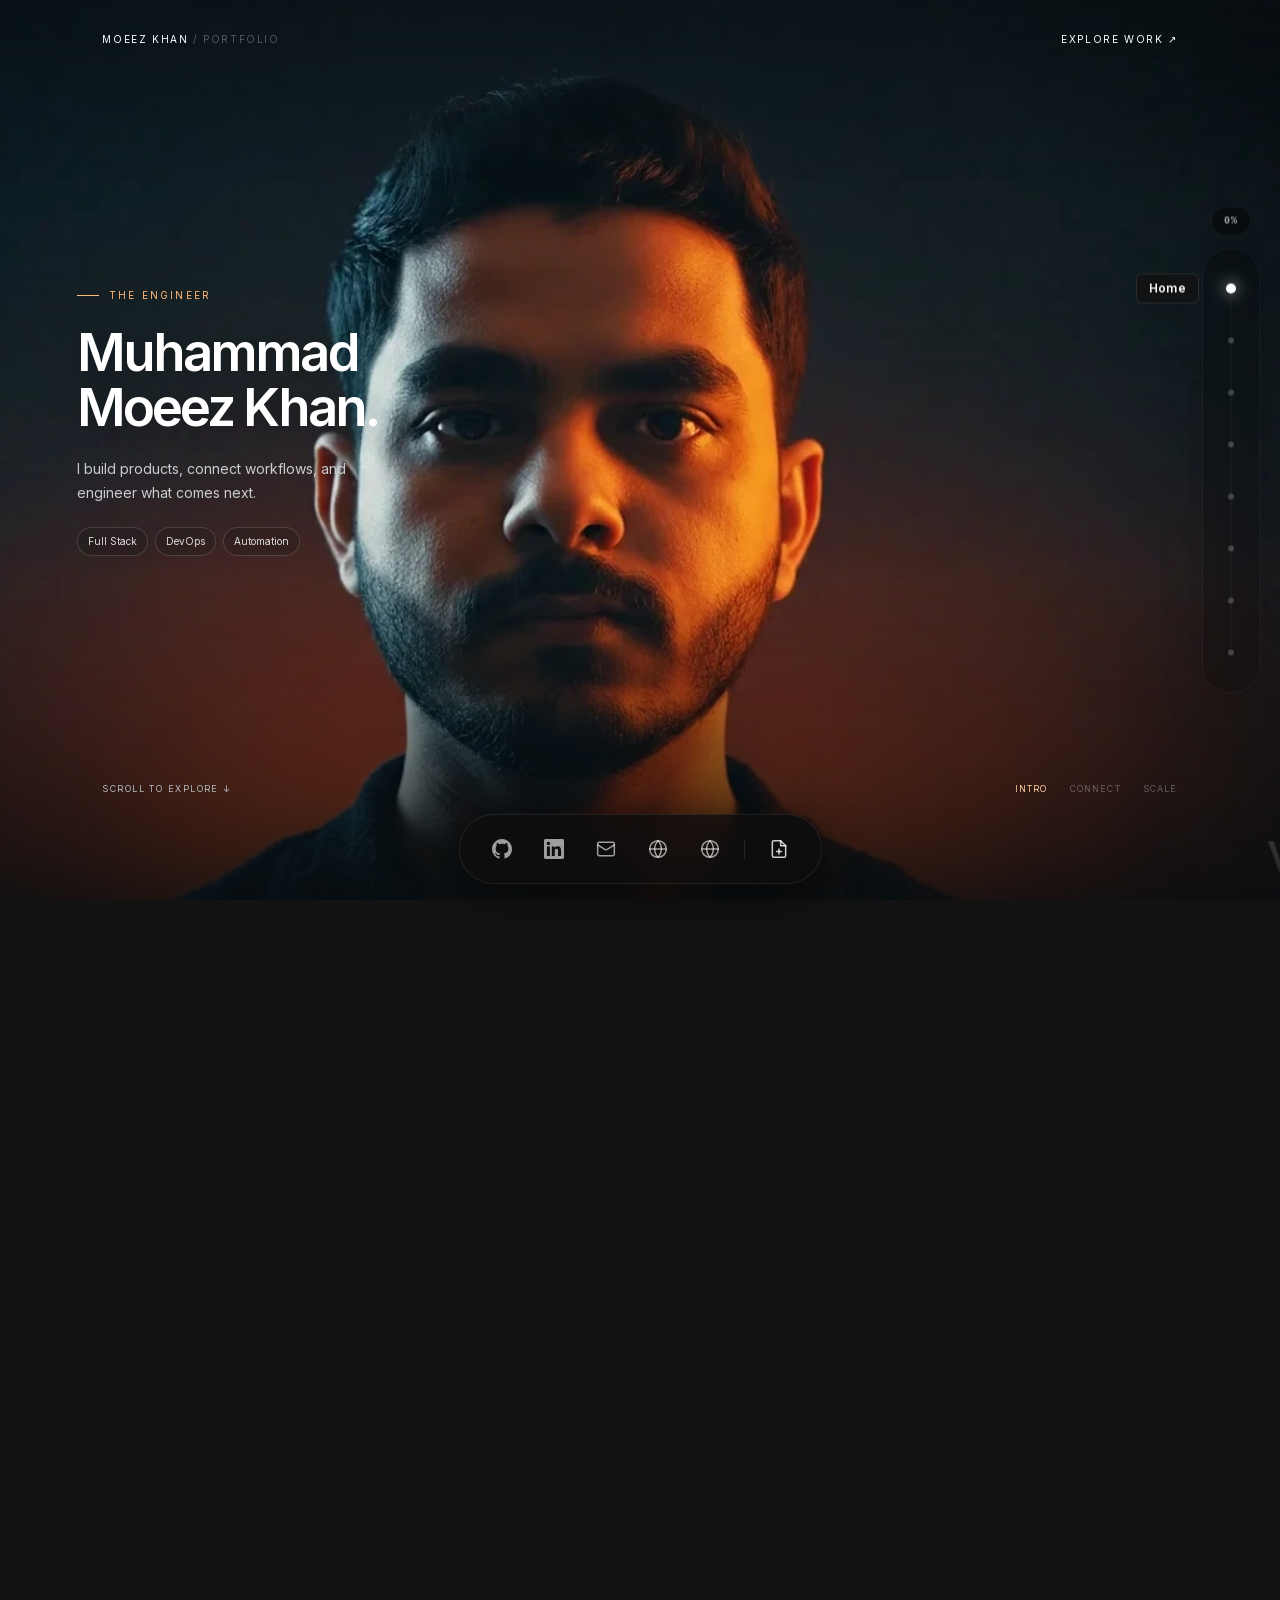
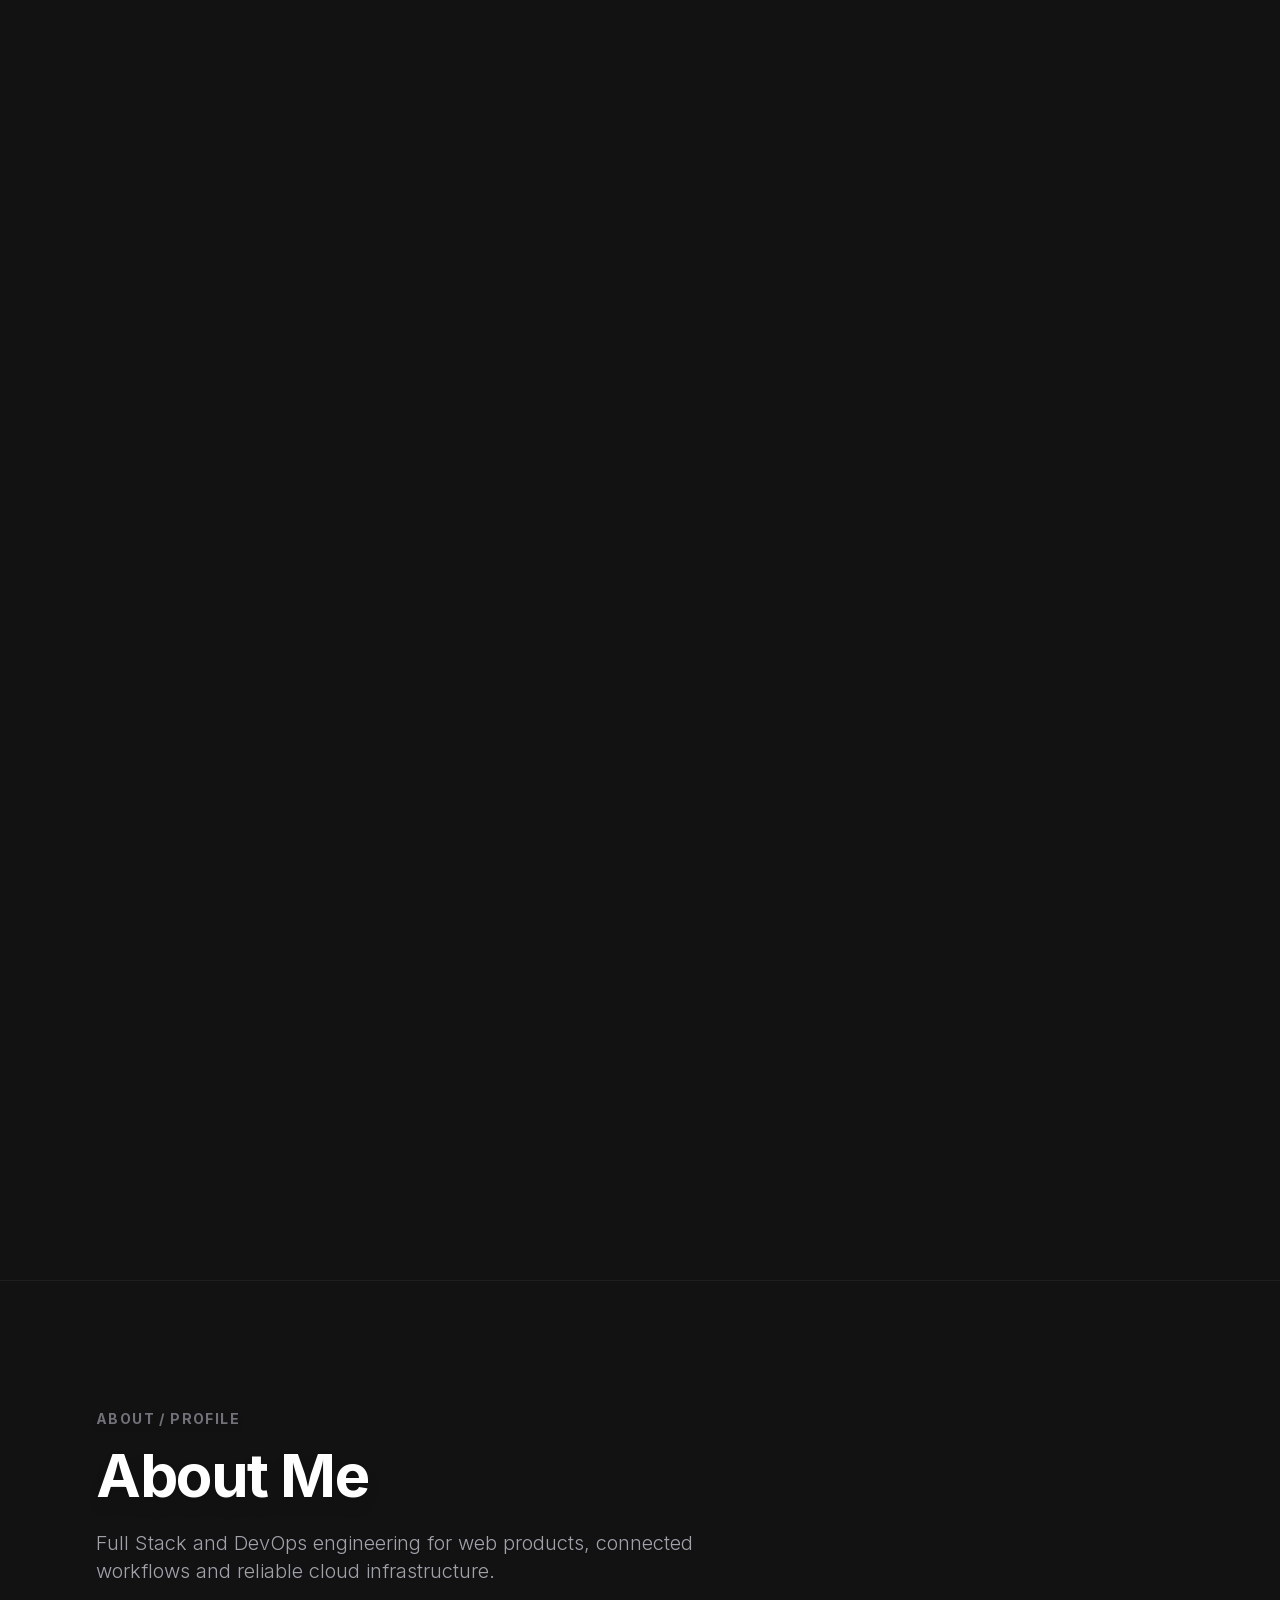
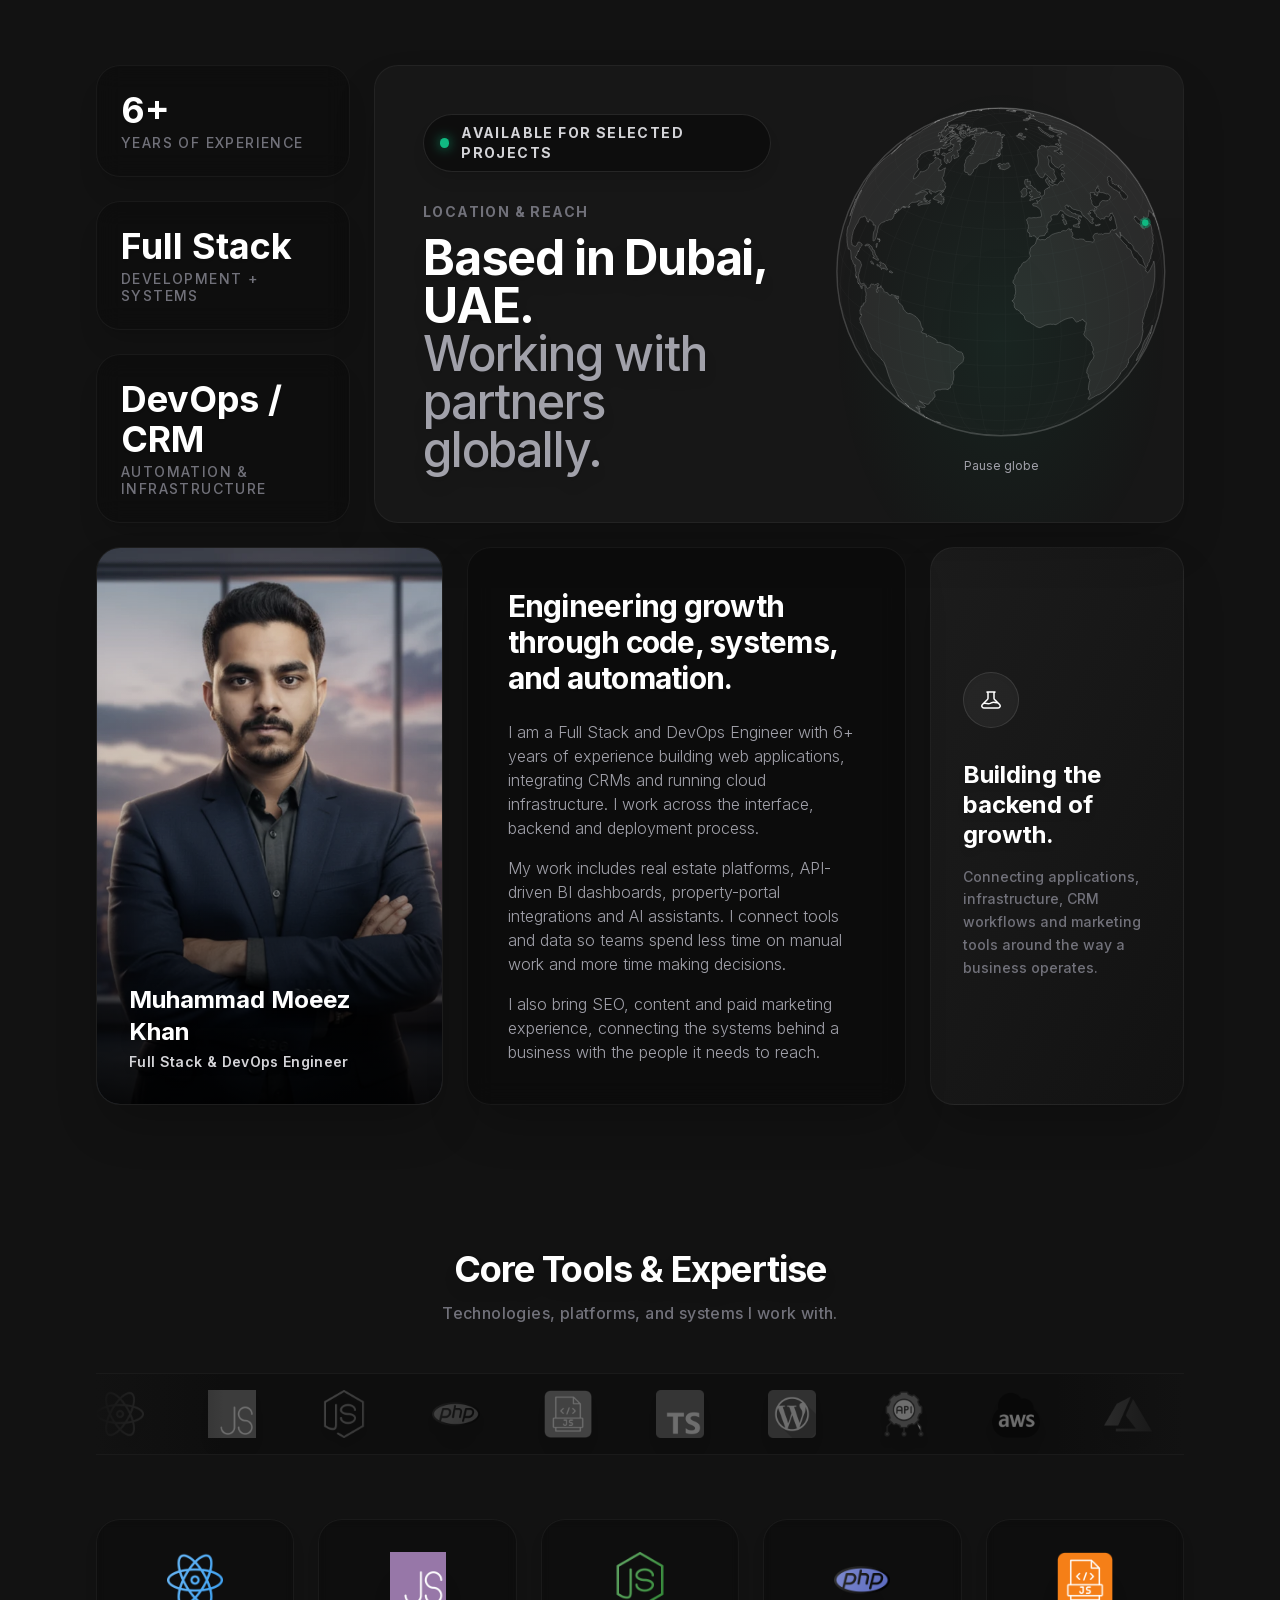
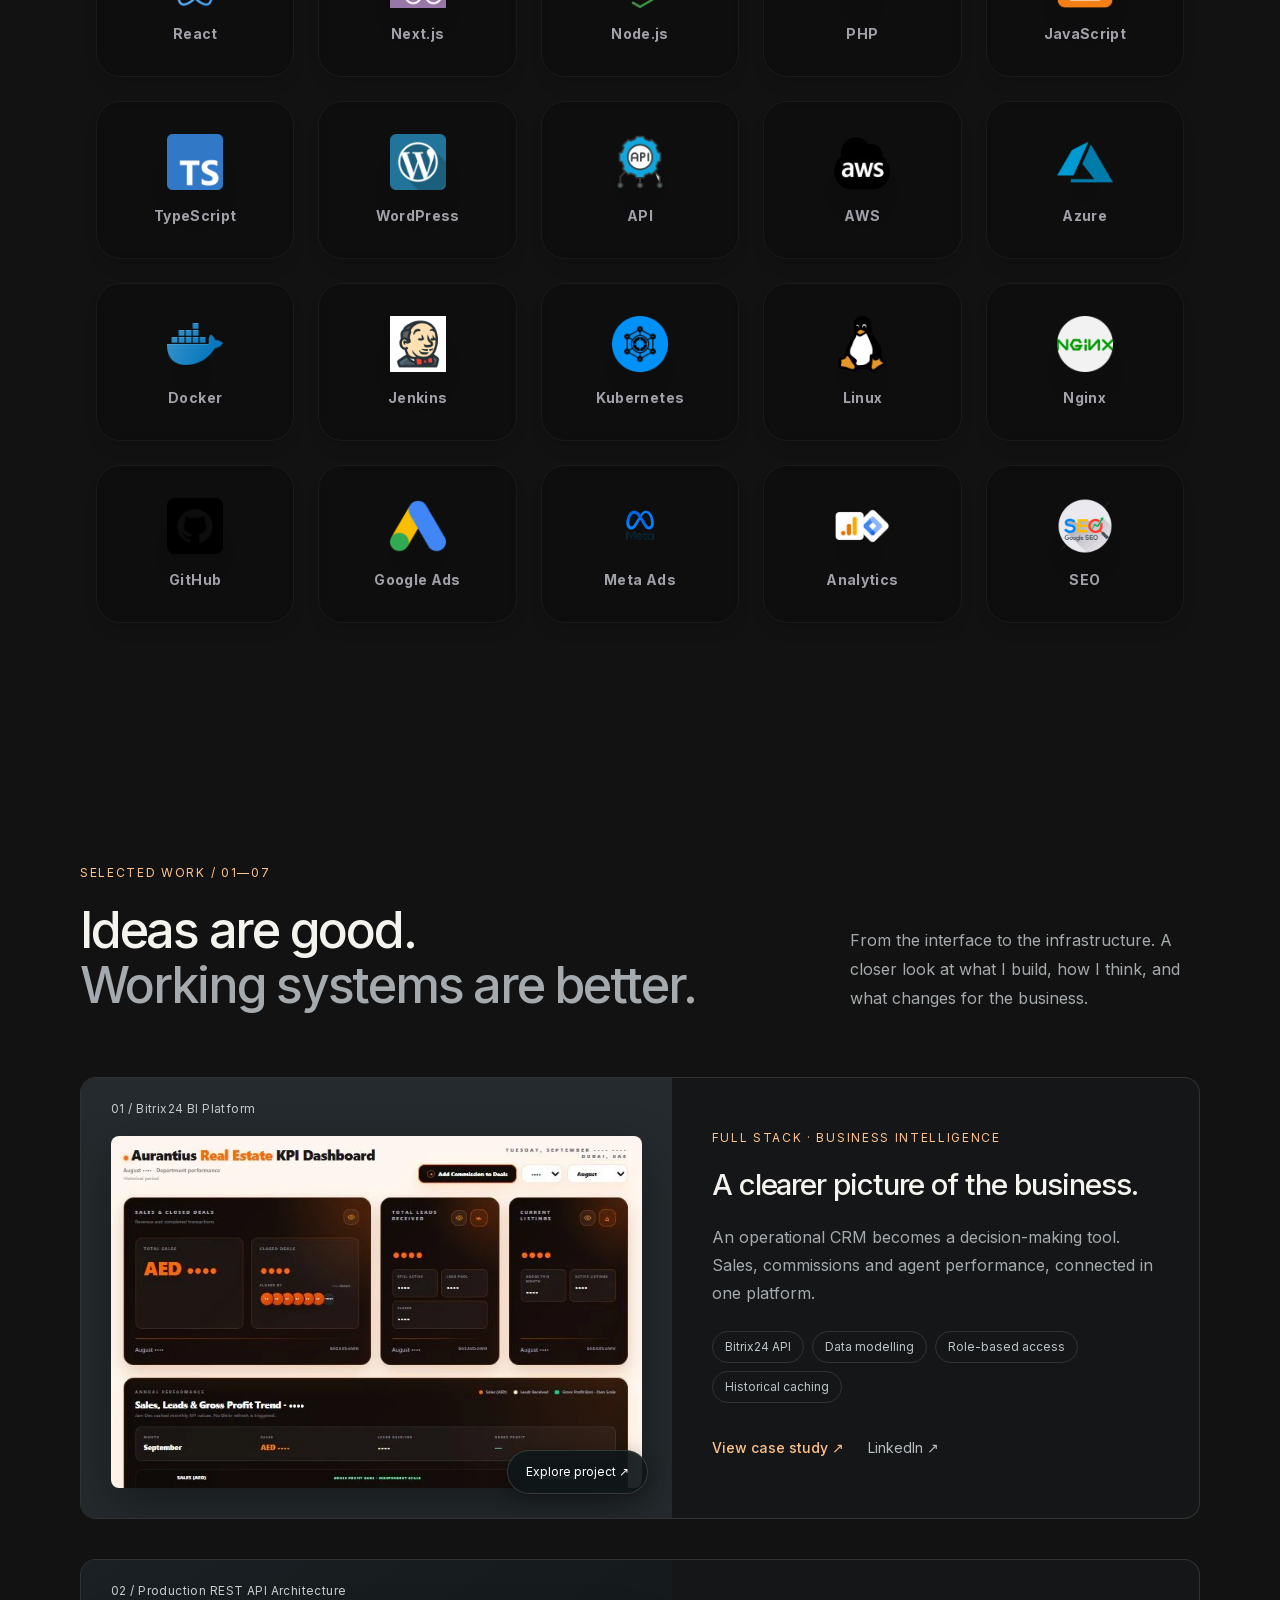
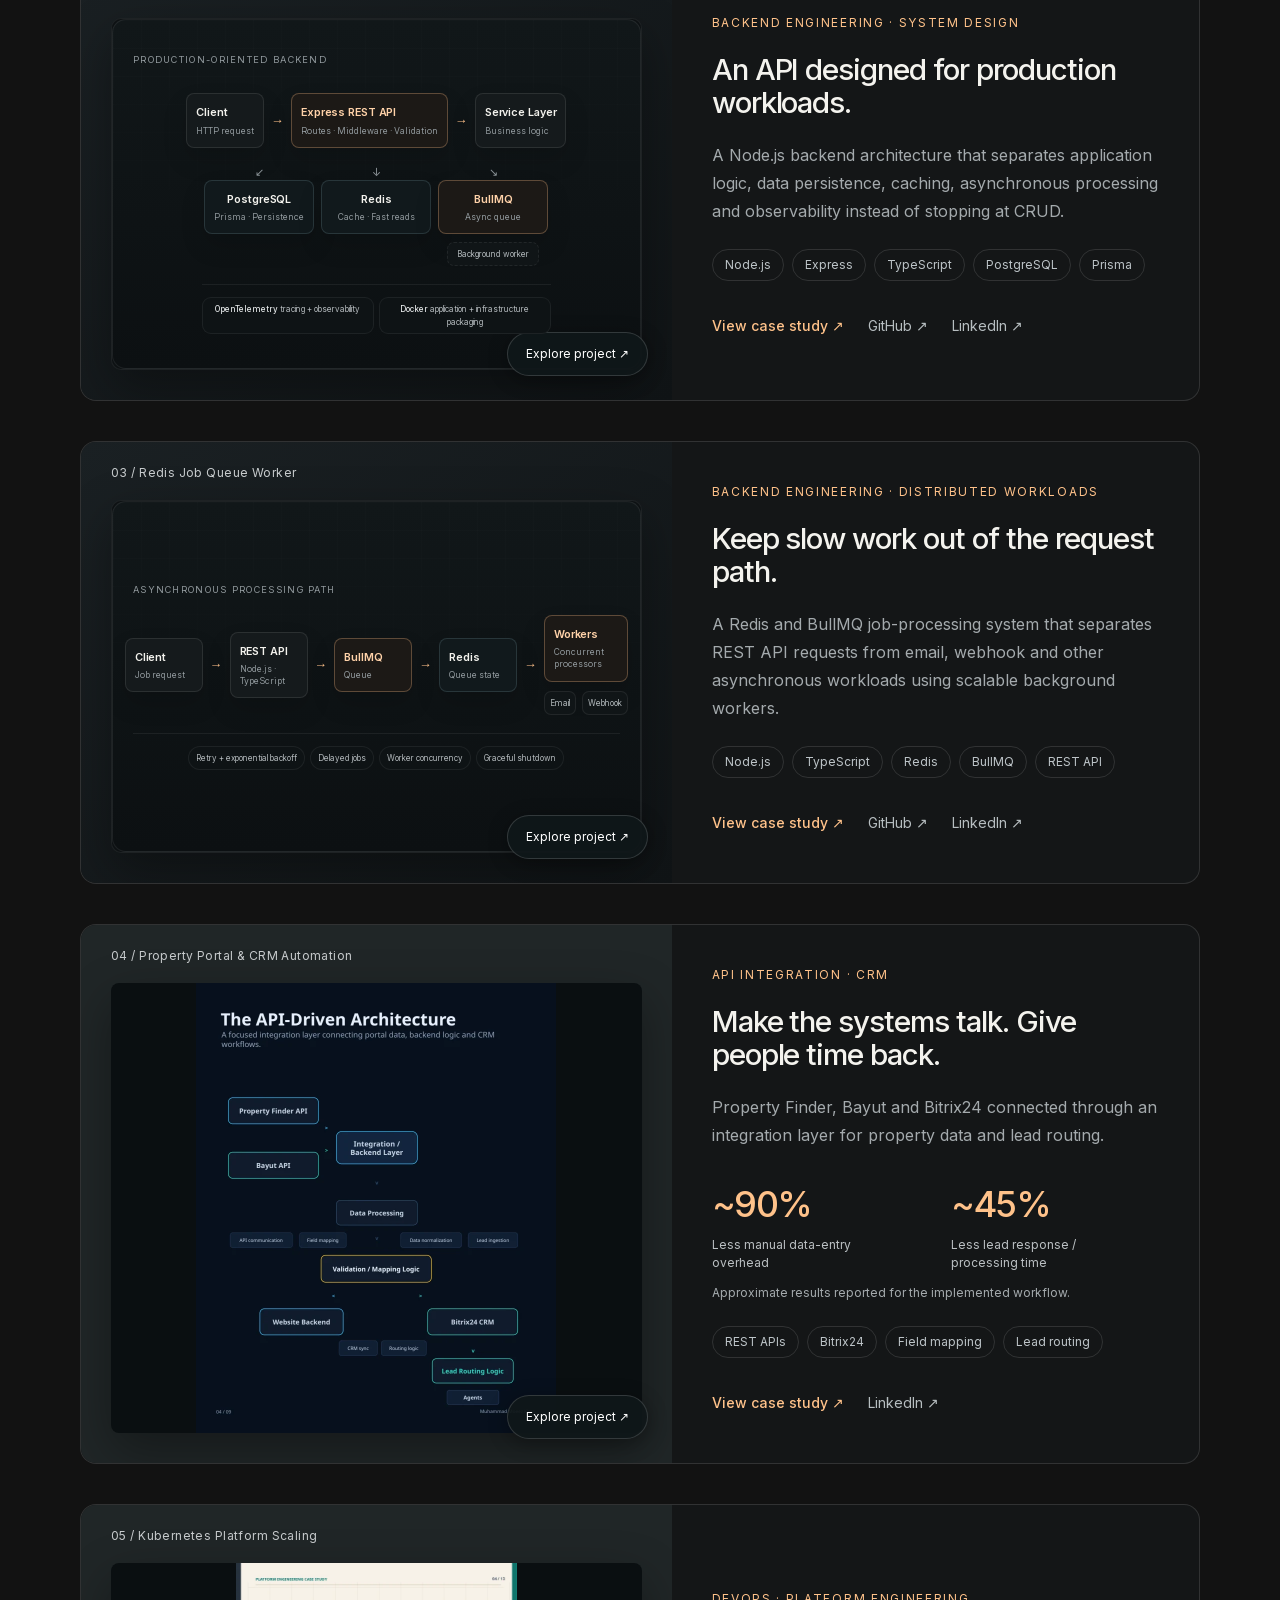
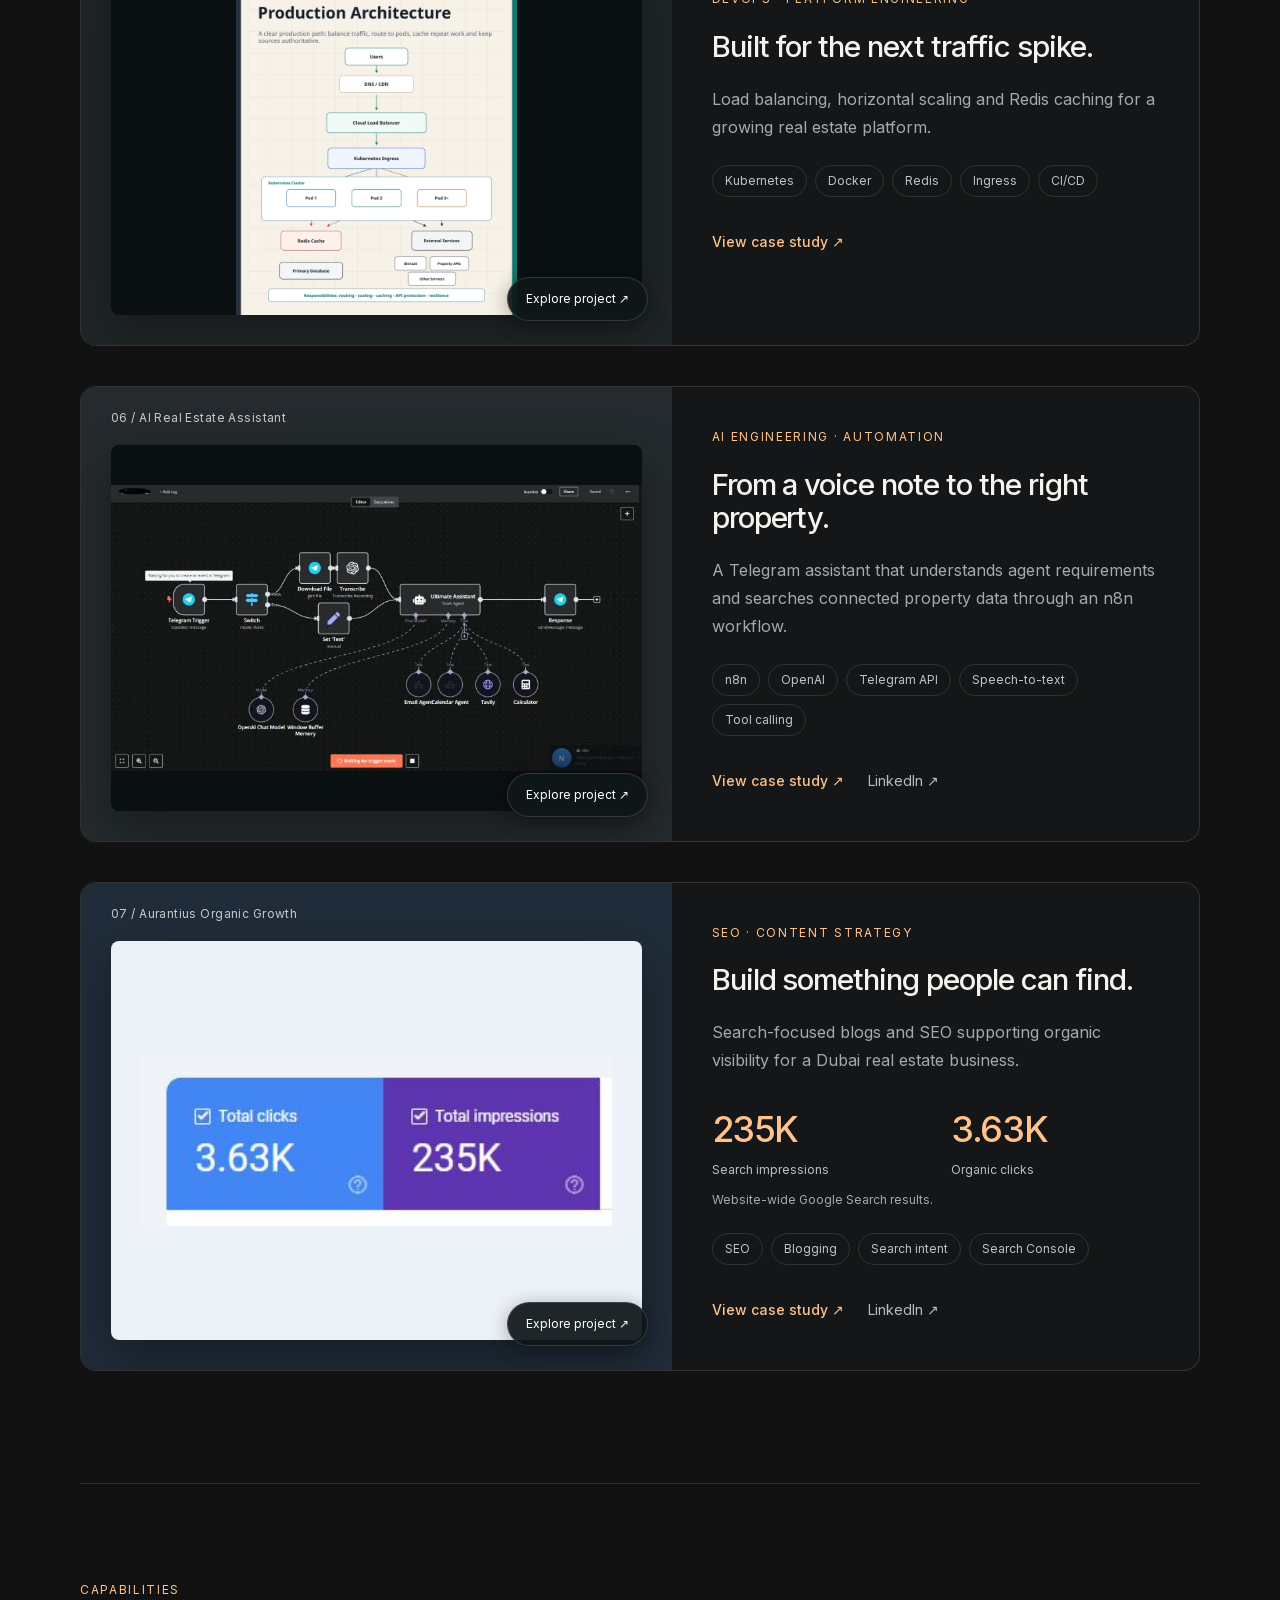
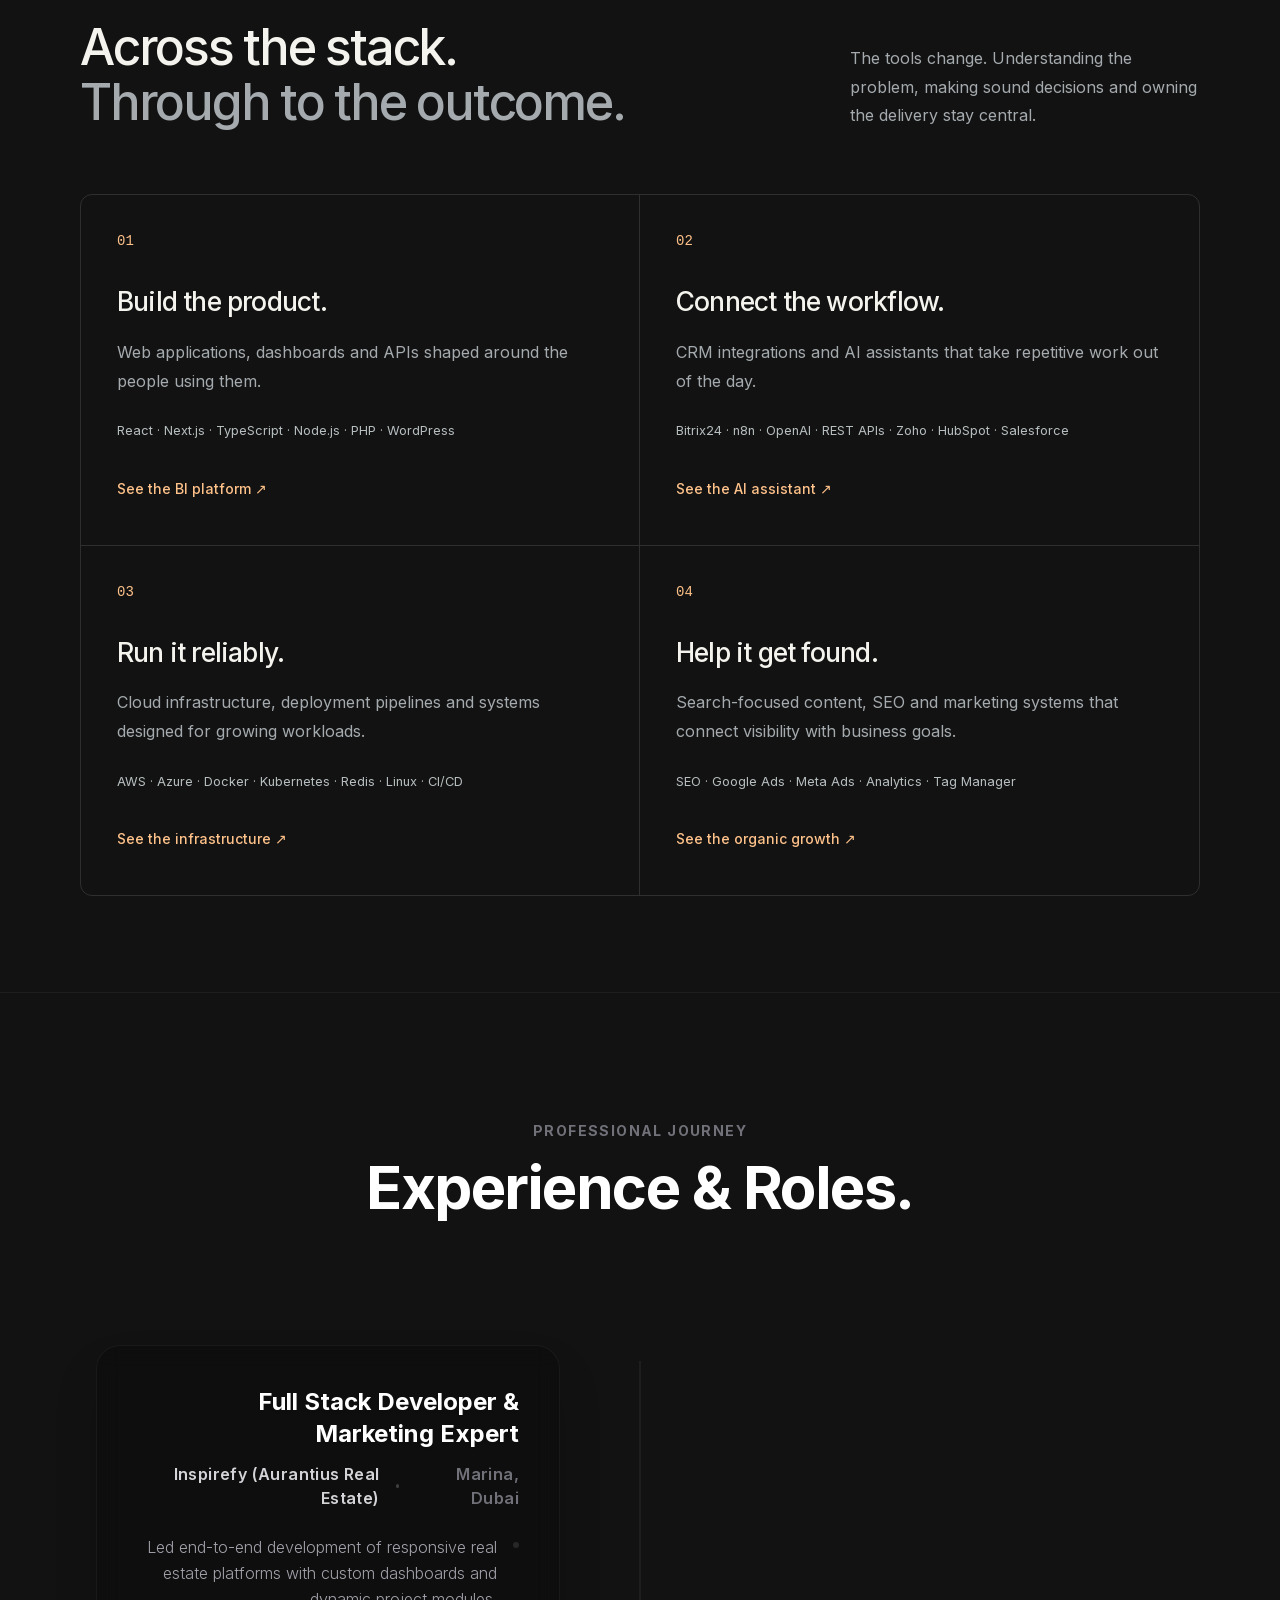
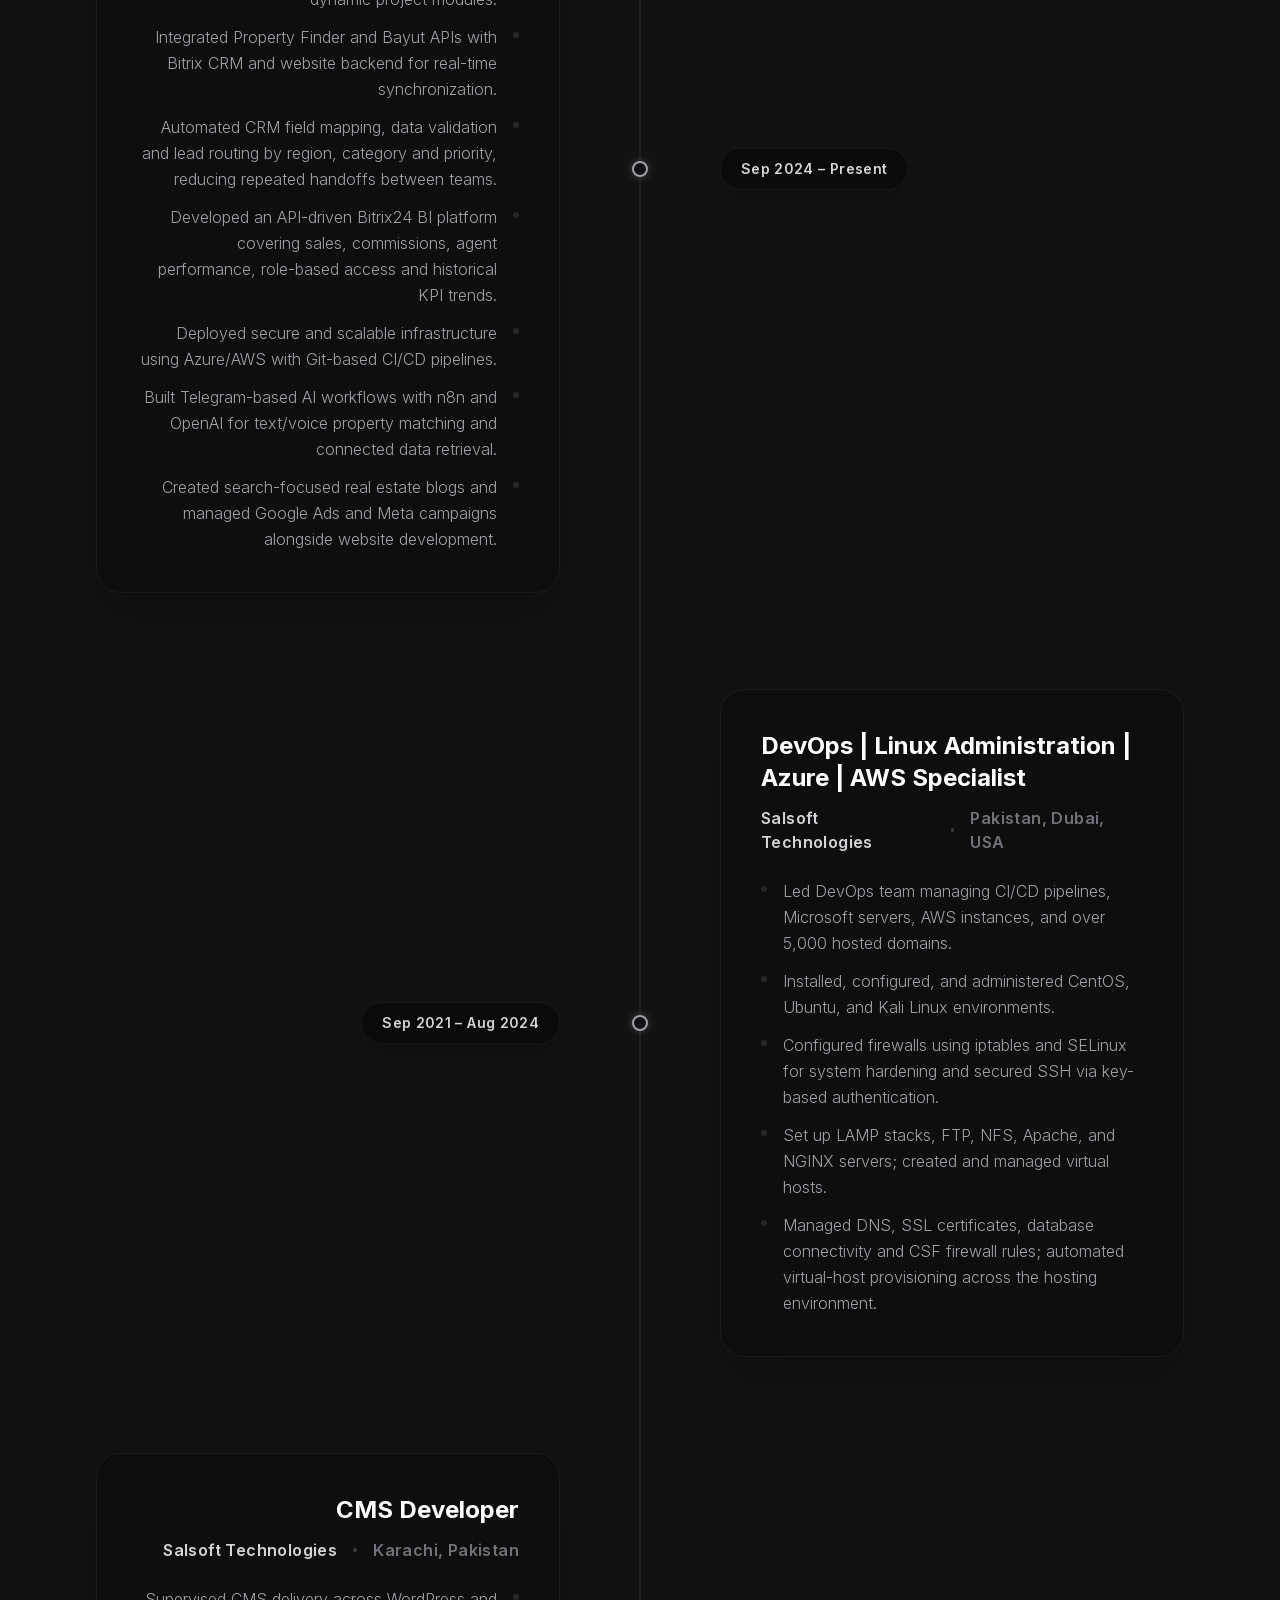
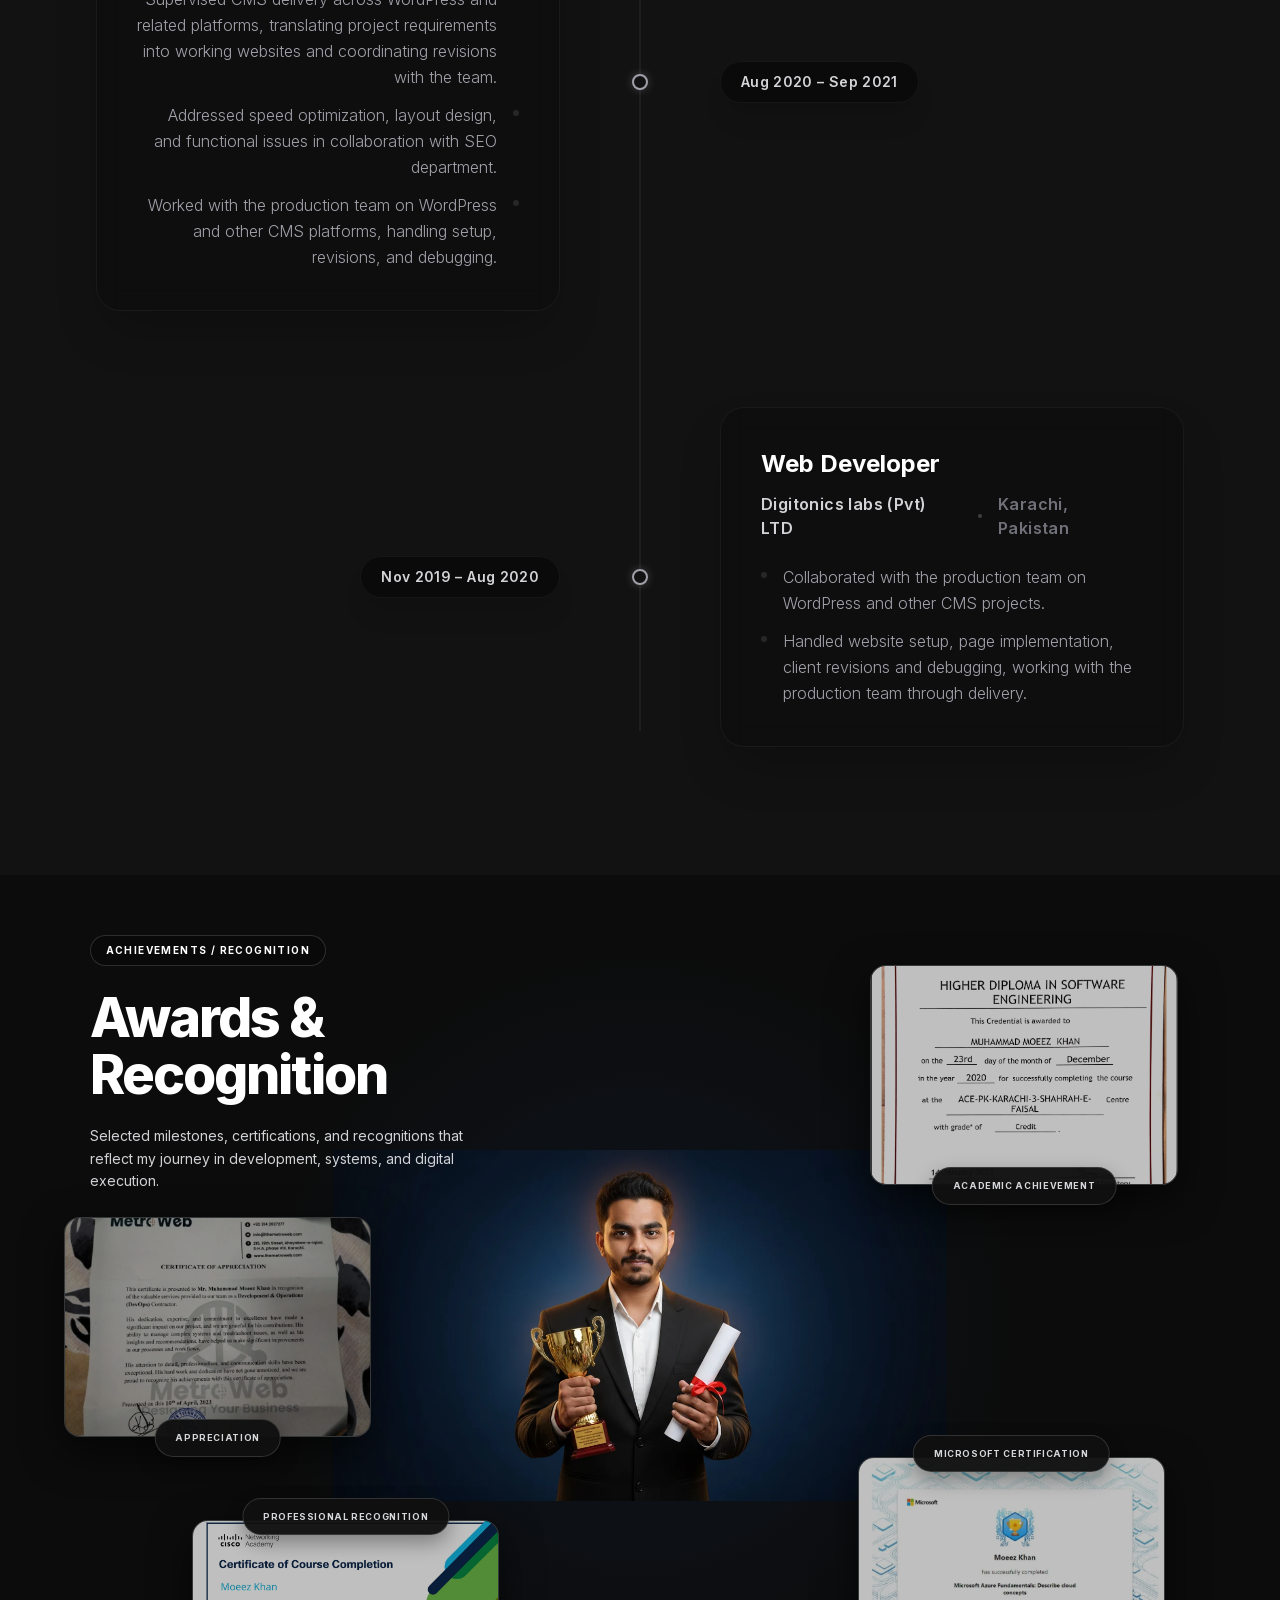
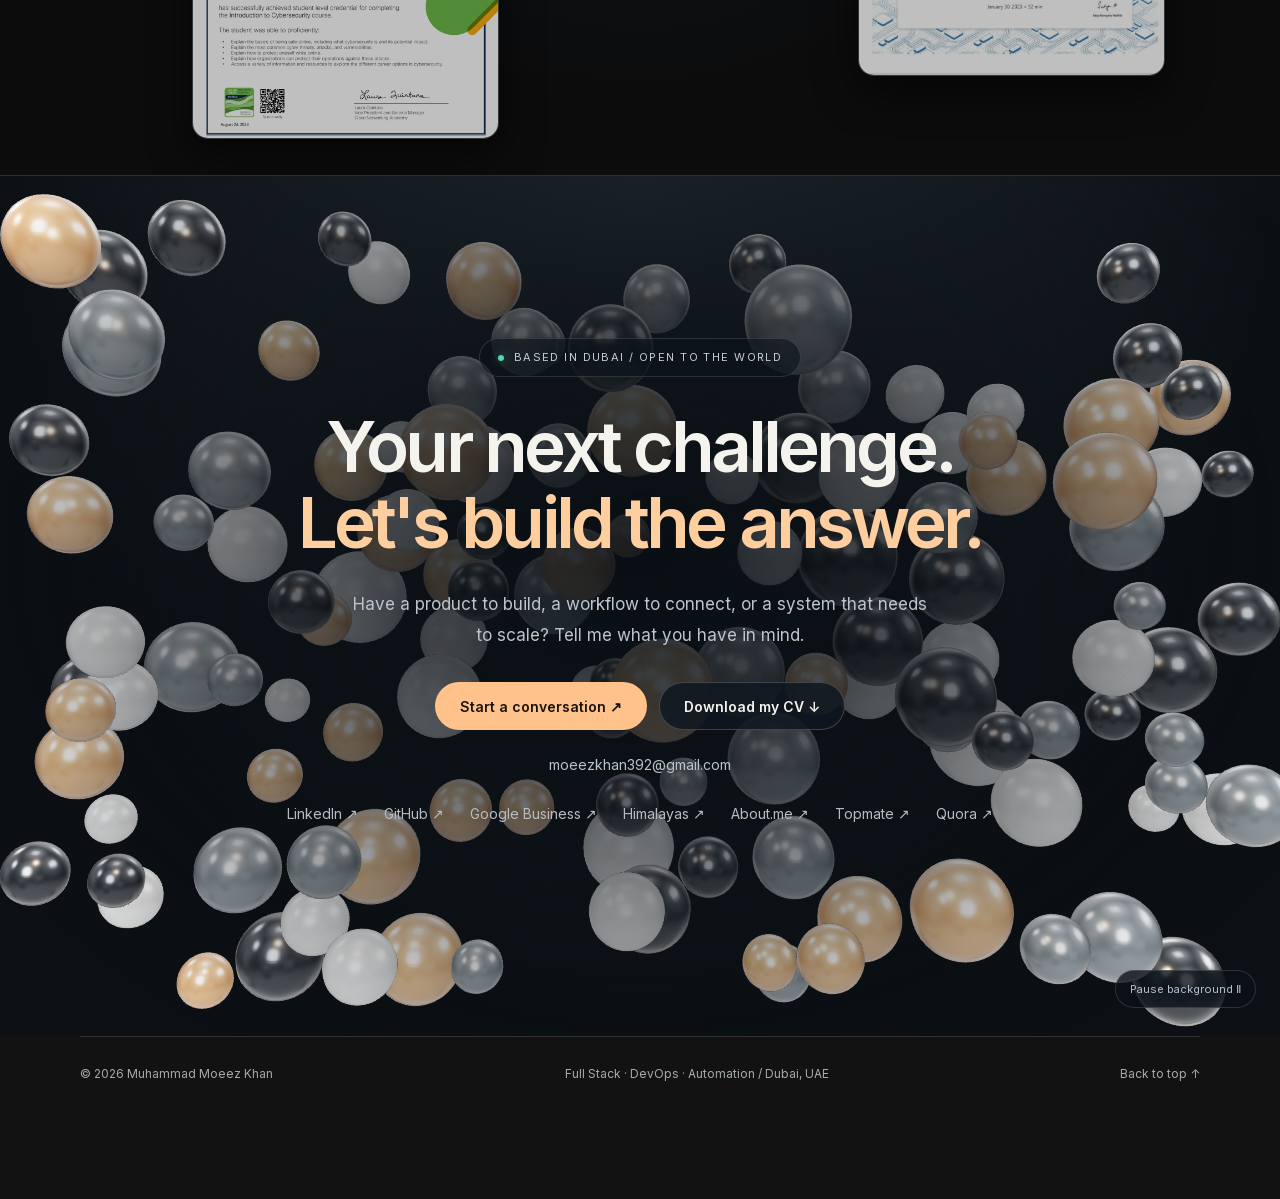
<file: index.html>
<!DOCTYPE html><html lang="en"><head><meta charSet="utf-8"/><meta name="viewport" content="width=device-width, initial-scale=1"/><link rel="stylesheet" href="/_next/static/css/9abb3c31a46985ae.css" data-precedence="next"/><link rel="preload" as="script" fetchPriority="low" href="/_next/static/chunks/webpack-37161725f88ba0d6.js"/><script src="/_next/static/chunks/fd9d1056-b11b2651f33aae7f.js" async=""></script><script src="/_next/static/chunks/117-e173c366e2bfd494.js" async=""></script><script src="/_next/static/chunks/main-app-817b34caf7a14b42.js" async=""></script><script src="/_next/static/chunks/972-8c0ee6fabcd1342f.js" async=""></script><script src="/_next/static/chunks/878-ba7bfb30e3ad940f.js" async=""></script><script src="/_next/static/chunks/676-d6e130758d830791.js" async=""></script><script src="/_next/static/chunks/app/page-87afb6f0acf09d84.js" async=""></script><script src="/_next/static/chunks/app/layout-aa2b3c1ed0a6c1d9.js" async=""></script><link rel="preload" href="https://www.googletagmanager.com/gtag/js?id=G-6NVH984ZPP" as="script"/><title>Moeez Khan | Full Stack, DevOps &amp; Automation Engineer</title><meta name="description" content="Dubai-based engineer building web products, AI workflows, CRM integrations and cloud infrastructure. Explore real projects and engineering case studies."/><link rel="canonical" href="https://moeezkhan112.github.io/"/><meta property="og:title" content="Moeez Khan | Full Stack, DevOps &amp; Automation"/><meta property="og:description" content="Based in Dubai. Building for the world. Explore products, workflows and infrastructure from idea to production."/><meta property="og:url" content="https://moeezkhan112.github.io/"/><meta property="og:site_name" content="Moeez Khan Portfolio"/><meta property="og:image" content="https://moeezkhan112.github.io/og.png"/><meta property="og:image:width" content="1734"/><meta property="og:image:height" content="907"/><meta property="og:image:alt" content="Moeez Khan - Full Stack, DevOps and Automation"/><meta property="og:type" content="website"/><meta name="twitter:card" content="summary_large_image"/><meta name="twitter:title" content="Moeez Khan | Full Stack, DevOps &amp; Automation"/><meta name="twitter:description" content="Based in Dubai. Building for the world."/><meta name="twitter:image" content="https://moeezkhan112.github.io/og.png"/><link rel="shortcut icon" href="/favicon.ico"/><link rel="icon" href="/favicon.ico" type="image/x-icon" sizes="16x16"/><link rel="icon" href="/favicon.ico" sizes="any"/><script src="/_next/static/chunks/polyfills-42372ed130431b0a.js" noModule=""></script></head><body class="__variable_f367f3 antialiased"><script type="application/ld+json">{"@context":"https://schema.org","@type":"Person","name":"Muhammad Moeez Khan","alternateName":["Moeez Khan","moeezkhan112"],"url":"https://moeezkhan112.github.io","email":"moeezkhan392@gmail.com","jobTitle":"Full Stack, DevOps & Automation Engineer","address":{"@type":"PostalAddress","addressLocality":"Dubai","addressCountry":"AE"},"sameAs":["https://www.linkedin.com/in/muhammad-moeezkhan112/","https://github.com/moeezkhan112","https://share.google/CepyTPcQvJP8WayIR","https://himalayas.app/@moeezkhan112","https://about.me/moeezkhan112","https://topmate.io/moeezkhan112","https://linktr.ee/moeezkhan112","https://www.quora.com/profile/Moeez-Khan-170"]}</script><a class="skip-link" href="#main-content">Skip to content</a><dialog class="cv-dialog" aria-labelledby="cv-title"><button class="dialog-close" aria-label="Close CV selection">×</button><p class="eyebrow">A closer look at my experience</p><h2 id="cv-title">Choose your perspective.</h2><p>Select the CV that best matches the role or project.</p><fieldset class="cv-roles"><legend class="sr-only">CV specialization</legend><label class="cv-option"><input type="radio" name="cv-role"/><span><strong>DevOps Engineer</strong><small>Cloud, infrastructure &amp; delivery</small></span></label><label class="cv-option"><input type="radio" name="cv-role" checked=""/><span><strong>Full Stack Developer</strong><small>Web applications, APIs &amp; products</small></span></label><label class="cv-option"><input type="radio" name="cv-role"/><span><strong>CRM &amp; Automation Specialist</strong><small>Connected systems &amp; workflows</small></span></label></fieldset><a class="button" href="/cv/MoeezKhan-Fullstack-2026.pdf" download="">Download CV ↓</a></dialog><main id="main-content"><div class="hidden lg:flex fixed right-3 xl:right-5 2xl:right-8 top-1/2 -translate-y-1/2 z-50 flex-col items-center gap-3"><div class="text-[9px] xl:text-[10px] font-mono text-zinc-400 font-bold tracking-widest bg-black/40 backdrop-blur-sm px-2.5 xl:px-3 py-1 xl:py-1.5 rounded-full border border-white/5 shadow-2xl"><span aria-label="Page scroll 0%">0<!-- -->%</span></div><div class="flex flex-col items-center gap-4 xl:gap-5 bg-black/20 backdrop-blur-md px-2 xl:px-3 py-5 xl:py-6 rounded-full border border-white/5 shadow-2xl relative"><a href="#home" aria-current="location" class="relative w-6 xl:w-8 h-6 xl:h-8 flex items-center justify-center group/item" aria-label="Go to Home"><div class="transition-all duration-500 rounded-full w-2.5 h-2.5 bg-white shadow-[0_0_15px_rgba(255,255,255,0.8)]"></div><div class="absolute right-10 xl:right-12 px-2.5 xl:px-3 py-1 xl:py-1.5 rounded-md bg-[#121212]/90 backdrop-blur-md border border-white/10 text-[10px] xl:text-xs font-semibold tracking-wide text-white shadow-xl pointer-events-none transition-all duration-300 whitespace-nowrap
                opacity-100 translate-x-0">Home</div></a><a href="#about" class="relative w-6 xl:w-8 h-6 xl:h-8 flex items-center justify-center group/item" aria-label="Go to About"><div class="transition-all duration-500 rounded-full w-1.5 h-1.5 bg-white/20 group-hover/item:bg-white/60 group-hover/item:scale-125"></div><div class="absolute right-10 xl:right-12 px-2.5 xl:px-3 py-1 xl:py-1.5 rounded-md bg-[#121212]/90 backdrop-blur-md border border-white/10 text-[10px] xl:text-xs font-semibold tracking-wide text-white shadow-xl pointer-events-none transition-all duration-300 whitespace-nowrap
                opacity-0 translate-x-4 group-hover/item:opacity-100 group-hover/item:translate-x-0">About</div></a><a href="#tools" class="relative w-6 xl:w-8 h-6 xl:h-8 flex items-center justify-center group/item" aria-label="Go to Core Tools"><div class="transition-all duration-500 rounded-full w-1.5 h-1.5 bg-white/20 group-hover/item:bg-white/60 group-hover/item:scale-125"></div><div class="absolute right-10 xl:right-12 px-2.5 xl:px-3 py-1 xl:py-1.5 rounded-md bg-[#121212]/90 backdrop-blur-md border border-white/10 text-[10px] xl:text-xs font-semibold tracking-wide text-white shadow-xl pointer-events-none transition-all duration-300 whitespace-nowrap
                opacity-0 translate-x-4 group-hover/item:opacity-100 group-hover/item:translate-x-0">Core Tools</div></a><a href="#projects" class="relative w-6 xl:w-8 h-6 xl:h-8 flex items-center justify-center group/item" aria-label="Go to Portfolio"><div class="transition-all duration-500 rounded-full w-1.5 h-1.5 bg-white/20 group-hover/item:bg-white/60 group-hover/item:scale-125"></div><div class="absolute right-10 xl:right-12 px-2.5 xl:px-3 py-1 xl:py-1.5 rounded-md bg-[#121212]/90 backdrop-blur-md border border-white/10 text-[10px] xl:text-xs font-semibold tracking-wide text-white shadow-xl pointer-events-none transition-all duration-300 whitespace-nowrap
                opacity-0 translate-x-4 group-hover/item:opacity-100 group-hover/item:translate-x-0">Portfolio</div></a><a href="#expertise" class="relative w-6 xl:w-8 h-6 xl:h-8 flex items-center justify-center group/item" aria-label="Go to Capabilities"><div class="transition-all duration-500 rounded-full w-1.5 h-1.5 bg-white/20 group-hover/item:bg-white/60 group-hover/item:scale-125"></div><div class="absolute right-10 xl:right-12 px-2.5 xl:px-3 py-1 xl:py-1.5 rounded-md bg-[#121212]/90 backdrop-blur-md border border-white/10 text-[10px] xl:text-xs font-semibold tracking-wide text-white shadow-xl pointer-events-none transition-all duration-300 whitespace-nowrap
                opacity-0 translate-x-4 group-hover/item:opacity-100 group-hover/item:translate-x-0">Capabilities</div></a><a href="#experience" class="relative w-6 xl:w-8 h-6 xl:h-8 flex items-center justify-center group/item" aria-label="Go to Experience"><div class="transition-all duration-500 rounded-full w-1.5 h-1.5 bg-white/20 group-hover/item:bg-white/60 group-hover/item:scale-125"></div><div class="absolute right-10 xl:right-12 px-2.5 xl:px-3 py-1 xl:py-1.5 rounded-md bg-[#121212]/90 backdrop-blur-md border border-white/10 text-[10px] xl:text-xs font-semibold tracking-wide text-white shadow-xl pointer-events-none transition-all duration-300 whitespace-nowrap
                opacity-0 translate-x-4 group-hover/item:opacity-100 group-hover/item:translate-x-0">Experience</div></a><a href="#awards" class="relative w-6 xl:w-8 h-6 xl:h-8 flex items-center justify-center group/item" aria-label="Go to Awards"><div class="transition-all duration-500 rounded-full w-1.5 h-1.5 bg-white/20 group-hover/item:bg-white/60 group-hover/item:scale-125"></div><div class="absolute right-10 xl:right-12 px-2.5 xl:px-3 py-1 xl:py-1.5 rounded-md bg-[#121212]/90 backdrop-blur-md border border-white/10 text-[10px] xl:text-xs font-semibold tracking-wide text-white shadow-xl pointer-events-none transition-all duration-300 whitespace-nowrap
                opacity-0 translate-x-4 group-hover/item:opacity-100 group-hover/item:translate-x-0">Awards</div></a><a href="#contact" class="relative w-6 xl:w-8 h-6 xl:h-8 flex items-center justify-center group/item" aria-label="Go to Contact"><div class="transition-all duration-500 rounded-full w-1.5 h-1.5 bg-white/20 group-hover/item:bg-white/60 group-hover/item:scale-125"></div><div class="absolute right-10 xl:right-12 px-2.5 xl:px-3 py-1 xl:py-1.5 rounded-md bg-[#121212]/90 backdrop-blur-md border border-white/10 text-[10px] xl:text-xs font-semibold tracking-wide text-white shadow-xl pointer-events-none transition-all duration-300 whitespace-nowrap
                opacity-0 translate-x-4 group-hover/item:opacity-100 group-hover/item:translate-x-0">Contact</div></a><div class="absolute top-10 bottom-10 w-[1px] bg-white/5 -z-10 left-1/2 -translate-x-1/2"></div></div></div><div class="lg:hidden fixed bottom-24 right-4 z-50 pointer-events-none"><div class="flex items-center justify-center w-10 h-10 rounded-full bg-black/40 backdrop-blur-xl border border-white/10 shadow-2xl"><span class="text-[10px] font-mono text-white font-medium"><span aria-label="Page scroll 0%">0<!-- -->%</span></span></div></div><div class="fixed bottom-[max(16px,env(safe-area-inset-bottom))] inset-x-0 z-[100] flex justify-center pointer-events-none" role="navigation" aria-label="Quick links dock"><div class="pointer-events-auto flex items-center gap-1 sm:gap-2   px-3 sm:px-5 py-2.5 sm:py-3   rounded-full   bg-[#0c0c0c]/75 backdrop-blur-2xl   border border-white/[0.08]   shadow-[0_8px_40px_rgba(0,0,0,0.6),0_0_0_0.5px_rgba(255,255,255,0.05)]" style="opacity:0;transform:translateY(24px)"><div class="relative flex flex-col items-center"><a href="https://github.com/moeezkhan112" target="_blank" rel="noopener noreferrer" aria-label="GitHub" class="relative flex items-center justify-center
            w-11 h-11
            rounded-full
            transition-colors duration-200
            bg-transparent text-white/60"><span class="w-[18px] h-[18px] sm:w-[20px] sm:h-[20px] block"><svg viewBox="0 0 24 24" fill="currentColor" class="w-full h-full"><path d="M12 0C5.37 0 0 5.37 0 12c0 5.31 3.435 9.795 8.205 11.385.6.105.825-.255.825-.57 0-.285-.015-1.23-.015-2.235-3.015.555-3.795-.735-4.035-1.41-.135-.345-.72-1.41-1.23-1.695-.42-.225-1.02-.78-.015-.795.945-.015 1.62.87 1.845 1.23 1.08 1.815 2.805 1.305 3.495.99.105-.78.42-1.305.765-1.605-2.67-.3-5.46-1.335-5.46-5.925 0-1.305.465-2.385 1.23-3.225-.12-.3-.54-1.53.12-3.18 0 0 1.005-.315 3.3 1.23.96-.27 1.98-.405 3-.405s2.04.135 3 .405c2.295-1.56 3.3-1.23 3.3-1.23.66 1.65.24 2.88.12 3.18.765.84 1.23 1.905 1.23 3.225 0 4.605-2.805 5.625-5.475 5.925.435.375.81 1.095.81 2.22 0 1.605-.015 2.895-.015 3.3 0 .315.225.69.825.57A12.02 12.02 0 0 0 24 12c0-6.63-5.37-12-12-12z"></path></svg></span></a></div><div class="relative flex flex-col items-center"><a href="https://www.linkedin.com/in/muhammad-moeezkhan112/" target="_blank" rel="noopener noreferrer" aria-label="LinkedIn" class="relative flex items-center justify-center
            w-11 h-11
            rounded-full
            transition-colors duration-200
            bg-transparent text-white/60"><span class="w-[18px] h-[18px] sm:w-[20px] sm:h-[20px] block"><svg viewBox="0 0 24 24" fill="currentColor" class="w-full h-full"><path d="M20.447 20.452h-3.554v-5.569c0-1.328-.027-3.037-1.852-3.037-1.853 0-2.136 1.445-2.136 2.939v5.667H9.351V9h3.414v1.561h.046c.477-.9 1.637-1.85 3.37-1.85 3.601 0 4.267 2.37 4.267 5.455v6.286zM5.337 7.433a2.062 2.062 0 0 1-2.063-2.065 2.064 2.064 0 1 1 2.063 2.065zm1.782 13.019H3.555V9h3.564v11.452zM22.225 0H1.771C.792 0 0 .774 0 1.729v20.542C0 23.227.792 24 1.771 24h20.451C23.2 24 24 23.227 24 22.271V1.729C24 .774 23.2 0 22.222 0h.003z"></path></svg></span></a></div><div class="relative flex flex-col items-center"><a href="mailto:moeezkhan392@gmail.com" aria-label="Email Me" class="relative flex items-center justify-center
            w-11 h-11
            rounded-full
            transition-colors duration-200
            bg-transparent text-white/60"><span class="w-[18px] h-[18px] sm:w-[20px] sm:h-[20px] block"><svg viewBox="0 0 24 24" fill="none" stroke="currentColor" stroke-width="1.8" stroke-linecap="round" stroke-linejoin="round" class="w-full h-full"><rect x="2" y="4" width="20" height="16" rx="2"></rect><path d="m22 7-8.97 5.7a1.94 1.94 0 0 1-2.06 0L2 7"></path></svg></span></a></div><div class="relative flex flex-col items-center"><a href="https://share.google/CepyTPcQvJP8WayIR" target="_blank" rel="noopener noreferrer" aria-label="Google Business" class="relative flex items-center justify-center
            w-11 h-11
            rounded-full
            transition-colors duration-200
            bg-transparent text-white/60"><span class="w-[18px] h-[18px] sm:w-[20px] sm:h-[20px] block"><svg viewBox="0 0 24 24" fill="none" stroke="currentColor" stroke-width="1.8" stroke-linecap="round" stroke-linejoin="round" class="w-full h-full"><circle cx="12" cy="12" r="10"></circle><path d="M12 2a14.5 14.5 0 0 0 0 20 14.5 14.5 0 0 0 0-20"></path><path d="M2 12h20"></path></svg></span></a></div><div class="relative flex flex-col items-center"><a href="https://linktr.ee/moeezkhan112" target="_blank" rel="noopener noreferrer" aria-label="Linktree" class="relative flex items-center justify-center
            w-11 h-11
            rounded-full
            transition-colors duration-200
            bg-transparent text-white/60"><span class="w-[18px] h-[18px] sm:w-[20px] sm:h-[20px] block"><svg viewBox="0 0 24 24" fill="none" stroke="currentColor" stroke-width="1.8" stroke-linecap="round" stroke-linejoin="round" class="w-full h-full"><circle cx="12" cy="12" r="10"></circle><path d="M12 2a14.5 14.5 0 0 0 0 20 14.5 14.5 0 0 0 0-20"></path><path d="M2 12h20"></path></svg></span></a></div><div class="w-px h-5 bg-white/10 mx-1"></div><div class="relative flex flex-col items-center"><button id="dock-cv-button" aria-label="Download CV" class="relative flex items-center justify-center
            w-11 h-11
            rounded-full
            transition-colors duration-200
            bg-white/8 text-white/80"><span class="w-[18px] h-[18px] sm:w-[20px] sm:h-[20px] block"><svg viewBox="0 0 24 24" fill="none" stroke="currentColor" stroke-width="1.8" stroke-linecap="round" stroke-linejoin="round" class="w-full h-full"><path d="M14 2H6a2 2 0 0 0-2 2v16a2 2 0 0 0 2 2h12a2 2 0 0 0 2-2V8z"></path><polyline points="14 2 14 8 20 8"></polyline><line x1="12" y1="18" x2="12" y2="12"></line><line x1="9" y1="15" x2="15" y2="15"></line></svg></span></button></div></div></div><div id="home" class="relative w-full"><div class="hero-sequence relative w-full bg-[#121212]"><div class="hero-viewport sticky top-0 w-full overflow-hidden"><picture class="absolute inset-0"><source media="(max-width: 767px)" srcSet="/sequence-mobile/frame_00_delay-0.067s.webp"/><img src="/sequence2/frame_00_delay-0.067s.webp" width="1280" height="720" alt="" fetchPriority="high" class="w-full h-full object-cover"/></picture><canvas aria-hidden="true" class="block w-full h-full opacity-100" style="width:100%;height:100%"></canvas></div></div><div class="hero-overlay absolute inset-0 z-10 pointer-events-none text-white"><div class="hero-viewport sticky top-0 overflow-hidden"><div class="hero-shade absolute inset-0"></div><div class="hero-topline"><span>MOEEZ KHAN <span class="text-white/30">/ PORTFOLIO</span></span><a href="#projects" class="pointer-events-auto hover:text-orange-300">EXPLORE WORK ↗</a></div><div class="hero-copy hero-copy-0"><div style="opacity:1;transform:none"><p class="hero-eyebrow"><span></span>THE ENGINEER</p><h1 class="hero-title whitespace-pre-line">Muhammad
Moeez Khan.</h1><p class="hero-description">I build products, connect workflows, and engineer what comes next.</p><div class="hero-tags"><span>Full Stack</span><span>DevOps</span><span>Automation</span></div></div></div><div class="hero-bottom"><span class="hero-scroll-label">SCROLL TO EXPLORE<!-- --> ↓</span><div class="hero-chapters"><span class="is-active">INTRO</span><span class="">CONNECT</span><span class="">SCALE</span></div></div><div class="absolute bottom-0 left-0 h-px w-full bg-orange-300 origin-left" style="transform:scaleX(0)"></div></div></div></div><div class="relative z-20 bg-[#121212]"><section id="about" class="py-24 md:py-32 px-6 md:px-12 lg:px-24 bg-[#121212] text-white overflow-hidden border-t border-white/5 relative z-20"><style>
        @keyframes scrollText {
          0% { transform: translateX(0); }
          100% { transform: translateX(-50%); }
        }
        .animate-infinite-scroll {
          animation: scrollText 35s linear infinite;
          width: max-content;
        }
        .animate-infinite-scroll:hover {
          animation-play-state: paused;
        }
      </style><div class="max-w-7xl mx-auto"><div class="mb-16 md:mb-20 text-center md:text-left" style="opacity:0;transform:translateY(30px)"><p class="text-zinc-500 font-bold tracking-widest uppercase mb-4 text-sm drop-shadow-md">About / Profile</p><h2 class="text-4xl md:text-5xl lg:text-6xl font-bold tracking-tight text-white mb-6 drop-shadow-lg">About Me</h2><p class="text-lg md:text-xl text-zinc-400 font-light max-w-2xl leading-relaxed drop-shadow-sm">Full Stack and DevOps engineering for web products, connected workflows and reliable cloud infrastructure.</p></div><div class="grid grid-cols-1 md:grid-cols-12 gap-6"><div class="md:col-span-4 lg:col-span-3 flex flex-col gap-6 justify-between h-full"><div class="flex-1 bg-black/20 backdrop-blur-md rounded-3xl p-6 border border-white/5 shadow-xl hover:-translate-y-1 hover:bg-white/5 hover:border-white/10 transition-all duration-300 flex flex-col justify-center group" style="opacity:0;transform:translateY(30px)"><h3 class="text-4xl font-bold text-white mb-1 group-hover:text-zinc-200 drop-shadow-md">6+</h3><p class="text-sm font-medium text-zinc-500 uppercase tracking-widest leading-tight">Years of Experience</p></div><div class="flex-1 bg-black/20 backdrop-blur-md rounded-3xl p-6 border border-white/5 shadow-xl hover:-translate-y-1 hover:bg-white/5 hover:border-white/10 transition-all duration-300 flex flex-col justify-center group" style="opacity:0;transform:translateY(30px)"><h3 class="text-4xl font-bold text-white mb-1 group-hover:text-zinc-200 drop-shadow-md">Full Stack</h3><p class="text-sm font-medium text-zinc-500 uppercase tracking-widest leading-tight">Development + Systems</p></div><div class="flex-1 bg-black/20 backdrop-blur-md rounded-3xl p-6 border border-white/5 shadow-xl hover:-translate-y-1 hover:bg-white/5 hover:border-white/10 transition-all duration-300 flex flex-col justify-center group" style="opacity:0;transform:translateY(30px)"><h3 class="text-4xl font-bold text-white mb-1 group-hover:text-zinc-200 drop-shadow-md">DevOps / CRM</h3><p class="text-sm font-medium text-zinc-500 uppercase tracking-widest leading-tight">Automation &amp; Infrastructure</p></div></div><div class="md:col-span-8 lg:col-span-9 bg-[#171717] rounded-3xl border border-white/5 relative overflow-hidden shadow-2xl group hover:border-white/10 transition-colors duration-500" style="opacity:0;transform:translateY(30px)"><div class="absolute -top-20 -right-20 w-48 h-48 bg-white/[0.03] rounded-full blur-[80px] pointer-events-none z-0"></div><div class="grid grid-cols-1 lg:grid-cols-[1.1fr_0.9fr] gap-0 h-full"><div class="flex flex-col justify-between p-8 md:p-12 z-10"><div class="flex items-center gap-3 bg-black/40 border border-white/10 w-fit px-4 py-2 rounded-full backdrop-blur-sm shadow-lg"><div class="w-2.5 h-2.5 bg-emerald-500 rounded-full animate-pulse shadow-[0_0_12px_rgba(16,185,129,0.8)]"></div><span class="text-xs md:text-sm font-bold tracking-widest uppercase text-zinc-300">Available for selected projects</span></div><div class="mt-8 lg:mt-0"><p class="text-zinc-500 font-bold tracking-widest uppercase mb-3 text-sm">Location &amp; Reach</p><h3 class="text-3xl sm:text-4xl lg:text-5xl font-bold text-white tracking-tight leading-tight drop-shadow-lg">Based in Dubai, UAE.<br/><span class="text-zinc-400 font-medium">Working with partners globally.</span></h3></div></div><div class="relative flex items-center justify-center min-h-[300px] lg:min-h-[380px] py-8 px-6 lg:px-4 z-10"><div class="absolute inset-0 pointer-events-none" style="background:radial-gradient(ellipse at 50% 60%, rgba(16,185,129,0.07) 0%, transparent 65%)"></div><div class="w-full max-w-[360px] h-auto drop-shadow-[0_0_24px_rgba(255,255,255,0.06)]"><svg width="360" height="360" viewBox="0 0 360 360" class="w-full h-auto" aria-hidden="true" style="overflow:visible"></svg><button type="button" aria-pressed="false" class="block mx-auto mt-3 px-3 py-2 text-xs text-zinc-400 hover:text-white">Pause globe</button></div></div></div></div><div class="md:col-span-5 lg:col-span-4 relative rounded-3xl overflow-hidden border border-white/5 shadow-2xl min-h-[400px] lg:min-h-[450px] group" style="opacity:0;transform:translateY(30px)"><img alt="Muhammad Moeez Khan" loading="lazy" decoding="async" data-nimg="fill" class="object-cover object-top grayscale-[30%] group-hover:grayscale-0 transition-all duration-700 scale-100 group-hover:scale-105" style="position:absolute;height:100%;width:100%;left:0;top:0;right:0;bottom:0;color:transparent" src="/assets/portrait.webp"/><div class="absolute inset-0 bg-gradient-to-t from-black/90 via-black/20 to-transparent pointer-events-none transition-opacity duration-500"></div><div class="absolute bottom-8 left-8 right-8 z-10"><h4 class="text-white font-bold text-2xl drop-shadow-lg mb-1">Muhammad Moeez Khan</h4><p class="text-zinc-300 text-sm font-semibold tracking-wide drop-shadow-md">Full Stack &amp; DevOps Engineer</p></div></div><div class="md:col-span-7 lg:col-span-5 bg-black/30 backdrop-blur-md rounded-3xl border border-white/5 p-8 md:p-10 shadow-2xl flex flex-col justify-center transition-colors duration-500 hover:bg-black/40 hover:border-white/10 group" style="opacity:0;transform:translateY(30px)"><h3 class="text-2xl lg:text-3xl font-bold text-white mb-6 leading-snug tracking-tight drop-shadow-md">Engineering growth through code, systems, and automation.</h3><div class="space-y-4 text-zinc-400 text-sm md:text-base font-light leading-relaxed"><p class="group-hover:text-zinc-300 transition-colors duration-300">I am a Full Stack and DevOps Engineer with 6+ years of experience building web applications, integrating CRMs and running cloud infrastructure. I work across the interface, backend and deployment process.</p><p class="group-hover:text-zinc-300 transition-colors duration-300 delay-75">My work includes real estate platforms, API-driven BI dashboards, property-portal integrations and AI assistants. I connect tools and data so teams spend less time on manual work and more time making decisions.</p><p class="group-hover:text-zinc-300 transition-colors duration-300 delay-150">I also bring SEO, content and paid marketing experience, connecting the systems behind a business with the people it needs to reach.</p></div></div><div class="md:col-span-12 lg:col-span-3 bg-gradient-to-br from-[#1c1c1c] to-[#121212] rounded-3xl border border-white/5 p-8 shadow-2xl flex flex-col justify-center group hover:border-white/20 hover:shadow-[0_0_30px_rgba(255,255,255,0.05)] transition-all duration-500" style="opacity:0;transform:translateY(30px)"><div class="w-14 h-14 bg-white/5 rounded-full flex items-center justify-center mb-8 border border-white/10 group-hover:scale-110 transition-transform duration-500 shadow-inner"><svg xmlns="http://www.w3.org/2000/svg" class="h-6 w-6 text-white" fill="none" viewBox="0 0 24 24" stroke="currentColor"><path stroke-linecap="round" stroke-linejoin="round" stroke-width="1.5" d="M19.428 15.428a2 2 0 00-1.022-.547l-2.387-.477a6 6 0 00-3.86.517l-.318.158a6 6 0 01-3.86.517L6.05 15.21a2 2 0 00-1.806.547M8 4h8l-1 1v5.172a2 2 0 00.586 1.414l5 5c1.26 1.26.367 3.414-1.415 3.414H4.828c-1.782 0-2.674-2.154-1.414-3.414l5-5A2 2 0 009 10.172V5L8 4z"></path></svg></div><h4 class="text-2xl font-bold text-white mb-4 leading-tight drop-shadow-md">Building the backend of growth.</h4><p class="text-zinc-500 text-sm font-medium leading-relaxed group-hover:text-zinc-400 transition-colors duration-300">Connecting applications, infrastructure, CRM workflows and marketing tools around the way a business operates.</p></div></div><div id="tools" class="mt-28 md:mt-36" style="opacity:0;transform:translateY(30px)"><div class="text-center mb-12"><h3 class="text-3xl md:text-4xl font-bold mb-3 tracking-tight text-white drop-shadow-lg">Core Tools &amp; Expertise</h3><p class="text-zinc-500 font-medium tracking-wide">Technologies, platforms, and systems I work with.</p></div><div class="w-full relative overflow-hidden py-4 border-y border-white/5 bg-black/20 mb-16 shadow-inner"><div class="absolute top-0 bottom-0 left-0 w-16 md:w-32 bg-gradient-to-r from-[#121212] to-transparent z-10 pointer-events-none"></div><div class="absolute top-0 bottom-0 right-0 w-16 md:w-32 bg-gradient-to-l from-[#121212] to-transparent z-10 pointer-events-none"></div><div class="flex animate-infinite-scroll gap-12 sm:gap-16 items-center"><div class="flex-shrink-0 grayscale opacity-40 hover:grayscale-0 hover:opacity-100 transition-all duration-300 cursor-default group flex flex-col items-center gap-2"><div class="relative w-10 h-10 md:w-12 md:h-12 drop-shadow-xl group-hover:scale-110 transition-transform duration-300"><img alt="React" loading="lazy" decoding="async" data-nimg="fill" class="object-contain" style="position:absolute;height:100%;width:100%;left:0;top:0;right:0;bottom:0;color:transparent" src="/expertiesicons/React.png"/></div></div><div class="flex-shrink-0 grayscale opacity-40 hover:grayscale-0 hover:opacity-100 transition-all duration-300 cursor-default group flex flex-col items-center gap-2"><div class="relative w-10 h-10 md:w-12 md:h-12 drop-shadow-xl group-hover:scale-110 transition-transform duration-300"><img alt="Next.js" loading="lazy" decoding="async" data-nimg="fill" class="object-contain" style="position:absolute;height:100%;width:100%;left:0;top:0;right:0;bottom:0;color:transparent" src="/expertiesicons/Next.js.png"/></div></div><div class="flex-shrink-0 grayscale opacity-40 hover:grayscale-0 hover:opacity-100 transition-all duration-300 cursor-default group flex flex-col items-center gap-2"><div class="relative w-10 h-10 md:w-12 md:h-12 drop-shadow-xl group-hover:scale-110 transition-transform duration-300"><img alt="Node.js" loading="lazy" decoding="async" data-nimg="fill" class="object-contain" style="position:absolute;height:100%;width:100%;left:0;top:0;right:0;bottom:0;color:transparent" src="/expertiesicons/Node.js.png"/></div></div><div class="flex-shrink-0 grayscale opacity-40 hover:grayscale-0 hover:opacity-100 transition-all duration-300 cursor-default group flex flex-col items-center gap-2"><div class="relative w-10 h-10 md:w-12 md:h-12 drop-shadow-xl group-hover:scale-110 transition-transform duration-300"><img alt="PHP" loading="lazy" decoding="async" data-nimg="fill" class="object-contain" style="position:absolute;height:100%;width:100%;left:0;top:0;right:0;bottom:0;color:transparent" src="/expertiesicons/php.png"/></div></div><div class="flex-shrink-0 grayscale opacity-40 hover:grayscale-0 hover:opacity-100 transition-all duration-300 cursor-default group flex flex-col items-center gap-2"><div class="relative w-10 h-10 md:w-12 md:h-12 drop-shadow-xl group-hover:scale-110 transition-transform duration-300"><img alt="JavaScript" loading="lazy" decoding="async" data-nimg="fill" class="object-contain" style="position:absolute;height:100%;width:100%;left:0;top:0;right:0;bottom:0;color:transparent" src="/expertiesicons/JavaScript.png"/></div></div><div class="flex-shrink-0 grayscale opacity-40 hover:grayscale-0 hover:opacity-100 transition-all duration-300 cursor-default group flex flex-col items-center gap-2"><div class="relative w-10 h-10 md:w-12 md:h-12 drop-shadow-xl group-hover:scale-110 transition-transform duration-300"><img alt="TypeScript" loading="lazy" decoding="async" data-nimg="fill" class="object-contain" style="position:absolute;height:100%;width:100%;left:0;top:0;right:0;bottom:0;color:transparent" src="/expertiesicons/TypeScript.png"/></div></div><div class="flex-shrink-0 grayscale opacity-40 hover:grayscale-0 hover:opacity-100 transition-all duration-300 cursor-default group flex flex-col items-center gap-2"><div class="relative w-10 h-10 md:w-12 md:h-12 drop-shadow-xl group-hover:scale-110 transition-transform duration-300"><img alt="WordPress" loading="lazy" decoding="async" data-nimg="fill" class="object-contain" style="position:absolute;height:100%;width:100%;left:0;top:0;right:0;bottom:0;color:transparent" src="/expertiesicons/wordpress.png"/></div></div><div class="flex-shrink-0 grayscale opacity-40 hover:grayscale-0 hover:opacity-100 transition-all duration-300 cursor-default group flex flex-col items-center gap-2"><div class="relative w-10 h-10 md:w-12 md:h-12 drop-shadow-xl group-hover:scale-110 transition-transform duration-300"><img alt="API" loading="lazy" decoding="async" data-nimg="fill" class="object-contain" style="position:absolute;height:100%;width:100%;left:0;top:0;right:0;bottom:0;color:transparent" src="/expertiesicons/api.png"/></div></div><div class="flex-shrink-0 grayscale opacity-40 hover:grayscale-0 hover:opacity-100 transition-all duration-300 cursor-default group flex flex-col items-center gap-2"><div class="relative w-10 h-10 md:w-12 md:h-12 drop-shadow-xl group-hover:scale-110 transition-transform duration-300"><img alt="AWS" loading="lazy" decoding="async" data-nimg="fill" class="object-contain" style="position:absolute;height:100%;width:100%;left:0;top:0;right:0;bottom:0;color:transparent" src="/expertiesicons/aws.png"/></div></div><div class="flex-shrink-0 grayscale opacity-40 hover:grayscale-0 hover:opacity-100 transition-all duration-300 cursor-default group flex flex-col items-center gap-2"><div class="relative w-10 h-10 md:w-12 md:h-12 drop-shadow-xl group-hover:scale-110 transition-transform duration-300"><img alt="Azure" loading="lazy" decoding="async" data-nimg="fill" class="object-contain" style="position:absolute;height:100%;width:100%;left:0;top:0;right:0;bottom:0;color:transparent" src="/expertiesicons/azure.png"/></div></div><div class="flex-shrink-0 grayscale opacity-40 hover:grayscale-0 hover:opacity-100 transition-all duration-300 cursor-default group flex flex-col items-center gap-2"><div class="relative w-10 h-10 md:w-12 md:h-12 drop-shadow-xl group-hover:scale-110 transition-transform duration-300"><img alt="Docker" loading="lazy" decoding="async" data-nimg="fill" class="object-contain" style="position:absolute;height:100%;width:100%;left:0;top:0;right:0;bottom:0;color:transparent" src="/expertiesicons/docker.png"/></div></div><div class="flex-shrink-0 grayscale opacity-40 hover:grayscale-0 hover:opacity-100 transition-all duration-300 cursor-default group flex flex-col items-center gap-2"><div class="relative w-10 h-10 md:w-12 md:h-12 drop-shadow-xl group-hover:scale-110 transition-transform duration-300"><img alt="Jenkins" loading="lazy" decoding="async" data-nimg="fill" class="object-contain" style="position:absolute;height:100%;width:100%;left:0;top:0;right:0;bottom:0;color:transparent" src="/expertiesicons/jenkins.jpg"/></div></div><div class="flex-shrink-0 grayscale opacity-40 hover:grayscale-0 hover:opacity-100 transition-all duration-300 cursor-default group flex flex-col items-center gap-2"><div class="relative w-10 h-10 md:w-12 md:h-12 drop-shadow-xl group-hover:scale-110 transition-transform duration-300"><img alt="Kubernetes" loading="lazy" decoding="async" data-nimg="fill" class="object-contain" style="position:absolute;height:100%;width:100%;left:0;top:0;right:0;bottom:0;color:transparent" src="/expertiesicons/Kubernetes.png"/></div></div><div class="flex-shrink-0 grayscale opacity-40 hover:grayscale-0 hover:opacity-100 transition-all duration-300 cursor-default group flex flex-col items-center gap-2"><div class="relative w-10 h-10 md:w-12 md:h-12 drop-shadow-xl group-hover:scale-110 transition-transform duration-300"><img alt="Linux" loading="lazy" decoding="async" data-nimg="fill" class="object-contain" style="position:absolute;height:100%;width:100%;left:0;top:0;right:0;bottom:0;color:transparent" src="/expertiesicons/linux_226772.png"/></div></div><div class="flex-shrink-0 grayscale opacity-40 hover:grayscale-0 hover:opacity-100 transition-all duration-300 cursor-default group flex flex-col items-center gap-2"><div class="relative w-10 h-10 md:w-12 md:h-12 drop-shadow-xl group-hover:scale-110 transition-transform duration-300"><img alt="Nginx" loading="lazy" decoding="async" data-nimg="fill" class="object-contain" style="position:absolute;height:100%;width:100%;left:0;top:0;right:0;bottom:0;color:transparent" src="/expertiesicons/nginx_919856.png"/></div></div><div class="flex-shrink-0 grayscale opacity-40 hover:grayscale-0 hover:opacity-100 transition-all duration-300 cursor-default group flex flex-col items-center gap-2"><div class="relative w-10 h-10 md:w-12 md:h-12 drop-shadow-xl group-hover:scale-110 transition-transform duration-300"><img alt="GitHub" loading="lazy" decoding="async" data-nimg="fill" class="object-contain" style="position:absolute;height:100%;width:100%;left:0;top:0;right:0;bottom:0;color:transparent" src="/expertiesicons/github_3291695.png"/></div></div><div class="flex-shrink-0 grayscale opacity-40 hover:grayscale-0 hover:opacity-100 transition-all duration-300 cursor-default group flex flex-col items-center gap-2"><div class="relative w-10 h-10 md:w-12 md:h-12 drop-shadow-xl group-hover:scale-110 transition-transform duration-300"><img alt="Google Ads" loading="lazy" decoding="async" data-nimg="fill" class="object-contain" style="position:absolute;height:100%;width:100%;left:0;top:0;right:0;bottom:0;color:transparent" src="/expertiesicons/Google Ads.png"/></div></div><div class="flex-shrink-0 grayscale opacity-40 hover:grayscale-0 hover:opacity-100 transition-all duration-300 cursor-default group flex flex-col items-center gap-2"><div class="relative w-10 h-10 md:w-12 md:h-12 drop-shadow-xl group-hover:scale-110 transition-transform duration-300"><img alt="Meta Ads" loading="lazy" decoding="async" data-nimg="fill" class="object-contain" style="position:absolute;height:100%;width:100%;left:0;top:0;right:0;bottom:0;color:transparent" src="/expertiesicons/Meta Ads.png"/></div></div><div class="flex-shrink-0 grayscale opacity-40 hover:grayscale-0 hover:opacity-100 transition-all duration-300 cursor-default group flex flex-col items-center gap-2"><div class="relative w-10 h-10 md:w-12 md:h-12 drop-shadow-xl group-hover:scale-110 transition-transform duration-300"><img alt="Analytics" loading="lazy" decoding="async" data-nimg="fill" class="object-contain" style="position:absolute;height:100%;width:100%;left:0;top:0;right:0;bottom:0;color:transparent" src="/expertiesicons/google analyticsandtag.webp"/></div></div><div class="flex-shrink-0 grayscale opacity-40 hover:grayscale-0 hover:opacity-100 transition-all duration-300 cursor-default group flex flex-col items-center gap-2"><div class="relative w-10 h-10 md:w-12 md:h-12 drop-shadow-xl group-hover:scale-110 transition-transform duration-300"><img alt="SEO" loading="lazy" decoding="async" data-nimg="fill" class="object-contain" style="position:absolute;height:100%;width:100%;left:0;top:0;right:0;bottom:0;color:transparent" src="/expertiesicons/pngtree-google-seo-icon-vector-png-image_12256676.png"/></div></div><div class="flex-shrink-0 grayscale opacity-40 hover:grayscale-0 hover:opacity-100 transition-all duration-300 cursor-default group flex flex-col items-center gap-2"><div class="relative w-10 h-10 md:w-12 md:h-12 drop-shadow-xl group-hover:scale-110 transition-transform duration-300"><img alt="React" loading="lazy" decoding="async" data-nimg="fill" class="object-contain" style="position:absolute;height:100%;width:100%;left:0;top:0;right:0;bottom:0;color:transparent" src="/expertiesicons/React.png"/></div></div><div class="flex-shrink-0 grayscale opacity-40 hover:grayscale-0 hover:opacity-100 transition-all duration-300 cursor-default group flex flex-col items-center gap-2"><div class="relative w-10 h-10 md:w-12 md:h-12 drop-shadow-xl group-hover:scale-110 transition-transform duration-300"><img alt="Next.js" loading="lazy" decoding="async" data-nimg="fill" class="object-contain" style="position:absolute;height:100%;width:100%;left:0;top:0;right:0;bottom:0;color:transparent" src="/expertiesicons/Next.js.png"/></div></div><div class="flex-shrink-0 grayscale opacity-40 hover:grayscale-0 hover:opacity-100 transition-all duration-300 cursor-default group flex flex-col items-center gap-2"><div class="relative w-10 h-10 md:w-12 md:h-12 drop-shadow-xl group-hover:scale-110 transition-transform duration-300"><img alt="Node.js" loading="lazy" decoding="async" data-nimg="fill" class="object-contain" style="position:absolute;height:100%;width:100%;left:0;top:0;right:0;bottom:0;color:transparent" src="/expertiesicons/Node.js.png"/></div></div><div class="flex-shrink-0 grayscale opacity-40 hover:grayscale-0 hover:opacity-100 transition-all duration-300 cursor-default group flex flex-col items-center gap-2"><div class="relative w-10 h-10 md:w-12 md:h-12 drop-shadow-xl group-hover:scale-110 transition-transform duration-300"><img alt="PHP" loading="lazy" decoding="async" data-nimg="fill" class="object-contain" style="position:absolute;height:100%;width:100%;left:0;top:0;right:0;bottom:0;color:transparent" src="/expertiesicons/php.png"/></div></div><div class="flex-shrink-0 grayscale opacity-40 hover:grayscale-0 hover:opacity-100 transition-all duration-300 cursor-default group flex flex-col items-center gap-2"><div class="relative w-10 h-10 md:w-12 md:h-12 drop-shadow-xl group-hover:scale-110 transition-transform duration-300"><img alt="JavaScript" loading="lazy" decoding="async" data-nimg="fill" class="object-contain" style="position:absolute;height:100%;width:100%;left:0;top:0;right:0;bottom:0;color:transparent" src="/expertiesicons/JavaScript.png"/></div></div><div class="flex-shrink-0 grayscale opacity-40 hover:grayscale-0 hover:opacity-100 transition-all duration-300 cursor-default group flex flex-col items-center gap-2"><div class="relative w-10 h-10 md:w-12 md:h-12 drop-shadow-xl group-hover:scale-110 transition-transform duration-300"><img alt="TypeScript" loading="lazy" decoding="async" data-nimg="fill" class="object-contain" style="position:absolute;height:100%;width:100%;left:0;top:0;right:0;bottom:0;color:transparent" src="/expertiesicons/TypeScript.png"/></div></div><div class="flex-shrink-0 grayscale opacity-40 hover:grayscale-0 hover:opacity-100 transition-all duration-300 cursor-default group flex flex-col items-center gap-2"><div class="relative w-10 h-10 md:w-12 md:h-12 drop-shadow-xl group-hover:scale-110 transition-transform duration-300"><img alt="WordPress" loading="lazy" decoding="async" data-nimg="fill" class="object-contain" style="position:absolute;height:100%;width:100%;left:0;top:0;right:0;bottom:0;color:transparent" src="/expertiesicons/wordpress.png"/></div></div><div class="flex-shrink-0 grayscale opacity-40 hover:grayscale-0 hover:opacity-100 transition-all duration-300 cursor-default group flex flex-col items-center gap-2"><div class="relative w-10 h-10 md:w-12 md:h-12 drop-shadow-xl group-hover:scale-110 transition-transform duration-300"><img alt="API" loading="lazy" decoding="async" data-nimg="fill" class="object-contain" style="position:absolute;height:100%;width:100%;left:0;top:0;right:0;bottom:0;color:transparent" src="/expertiesicons/api.png"/></div></div><div class="flex-shrink-0 grayscale opacity-40 hover:grayscale-0 hover:opacity-100 transition-all duration-300 cursor-default group flex flex-col items-center gap-2"><div class="relative w-10 h-10 md:w-12 md:h-12 drop-shadow-xl group-hover:scale-110 transition-transform duration-300"><img alt="AWS" loading="lazy" decoding="async" data-nimg="fill" class="object-contain" style="position:absolute;height:100%;width:100%;left:0;top:0;right:0;bottom:0;color:transparent" src="/expertiesicons/aws.png"/></div></div><div class="flex-shrink-0 grayscale opacity-40 hover:grayscale-0 hover:opacity-100 transition-all duration-300 cursor-default group flex flex-col items-center gap-2"><div class="relative w-10 h-10 md:w-12 md:h-12 drop-shadow-xl group-hover:scale-110 transition-transform duration-300"><img alt="Azure" loading="lazy" decoding="async" data-nimg="fill" class="object-contain" style="position:absolute;height:100%;width:100%;left:0;top:0;right:0;bottom:0;color:transparent" src="/expertiesicons/azure.png"/></div></div><div class="flex-shrink-0 grayscale opacity-40 hover:grayscale-0 hover:opacity-100 transition-all duration-300 cursor-default group flex flex-col items-center gap-2"><div class="relative w-10 h-10 md:w-12 md:h-12 drop-shadow-xl group-hover:scale-110 transition-transform duration-300"><img alt="Docker" loading="lazy" decoding="async" data-nimg="fill" class="object-contain" style="position:absolute;height:100%;width:100%;left:0;top:0;right:0;bottom:0;color:transparent" src="/expertiesicons/docker.png"/></div></div><div class="flex-shrink-0 grayscale opacity-40 hover:grayscale-0 hover:opacity-100 transition-all duration-300 cursor-default group flex flex-col items-center gap-2"><div class="relative w-10 h-10 md:w-12 md:h-12 drop-shadow-xl group-hover:scale-110 transition-transform duration-300"><img alt="Jenkins" loading="lazy" decoding="async" data-nimg="fill" class="object-contain" style="position:absolute;height:100%;width:100%;left:0;top:0;right:0;bottom:0;color:transparent" src="/expertiesicons/jenkins.jpg"/></div></div><div class="flex-shrink-0 grayscale opacity-40 hover:grayscale-0 hover:opacity-100 transition-all duration-300 cursor-default group flex flex-col items-center gap-2"><div class="relative w-10 h-10 md:w-12 md:h-12 drop-shadow-xl group-hover:scale-110 transition-transform duration-300"><img alt="Kubernetes" loading="lazy" decoding="async" data-nimg="fill" class="object-contain" style="position:absolute;height:100%;width:100%;left:0;top:0;right:0;bottom:0;color:transparent" src="/expertiesicons/Kubernetes.png"/></div></div><div class="flex-shrink-0 grayscale opacity-40 hover:grayscale-0 hover:opacity-100 transition-all duration-300 cursor-default group flex flex-col items-center gap-2"><div class="relative w-10 h-10 md:w-12 md:h-12 drop-shadow-xl group-hover:scale-110 transition-transform duration-300"><img alt="Linux" loading="lazy" decoding="async" data-nimg="fill" class="object-contain" style="position:absolute;height:100%;width:100%;left:0;top:0;right:0;bottom:0;color:transparent" src="/expertiesicons/linux_226772.png"/></div></div><div class="flex-shrink-0 grayscale opacity-40 hover:grayscale-0 hover:opacity-100 transition-all duration-300 cursor-default group flex flex-col items-center gap-2"><div class="relative w-10 h-10 md:w-12 md:h-12 drop-shadow-xl group-hover:scale-110 transition-transform duration-300"><img alt="Nginx" loading="lazy" decoding="async" data-nimg="fill" class="object-contain" style="position:absolute;height:100%;width:100%;left:0;top:0;right:0;bottom:0;color:transparent" src="/expertiesicons/nginx_919856.png"/></div></div><div class="flex-shrink-0 grayscale opacity-40 hover:grayscale-0 hover:opacity-100 transition-all duration-300 cursor-default group flex flex-col items-center gap-2"><div class="relative w-10 h-10 md:w-12 md:h-12 drop-shadow-xl group-hover:scale-110 transition-transform duration-300"><img alt="GitHub" loading="lazy" decoding="async" data-nimg="fill" class="object-contain" style="position:absolute;height:100%;width:100%;left:0;top:0;right:0;bottom:0;color:transparent" src="/expertiesicons/github_3291695.png"/></div></div><div class="flex-shrink-0 grayscale opacity-40 hover:grayscale-0 hover:opacity-100 transition-all duration-300 cursor-default group flex flex-col items-center gap-2"><div class="relative w-10 h-10 md:w-12 md:h-12 drop-shadow-xl group-hover:scale-110 transition-transform duration-300"><img alt="Google Ads" loading="lazy" decoding="async" data-nimg="fill" class="object-contain" style="position:absolute;height:100%;width:100%;left:0;top:0;right:0;bottom:0;color:transparent" src="/expertiesicons/Google Ads.png"/></div></div><div class="flex-shrink-0 grayscale opacity-40 hover:grayscale-0 hover:opacity-100 transition-all duration-300 cursor-default group flex flex-col items-center gap-2"><div class="relative w-10 h-10 md:w-12 md:h-12 drop-shadow-xl group-hover:scale-110 transition-transform duration-300"><img alt="Meta Ads" loading="lazy" decoding="async" data-nimg="fill" class="object-contain" style="position:absolute;height:100%;width:100%;left:0;top:0;right:0;bottom:0;color:transparent" src="/expertiesicons/Meta Ads.png"/></div></div><div class="flex-shrink-0 grayscale opacity-40 hover:grayscale-0 hover:opacity-100 transition-all duration-300 cursor-default group flex flex-col items-center gap-2"><div class="relative w-10 h-10 md:w-12 md:h-12 drop-shadow-xl group-hover:scale-110 transition-transform duration-300"><img alt="Analytics" loading="lazy" decoding="async" data-nimg="fill" class="object-contain" style="position:absolute;height:100%;width:100%;left:0;top:0;right:0;bottom:0;color:transparent" src="/expertiesicons/google analyticsandtag.webp"/></div></div><div class="flex-shrink-0 grayscale opacity-40 hover:grayscale-0 hover:opacity-100 transition-all duration-300 cursor-default group flex flex-col items-center gap-2"><div class="relative w-10 h-10 md:w-12 md:h-12 drop-shadow-xl group-hover:scale-110 transition-transform duration-300"><img alt="SEO" loading="lazy" decoding="async" data-nimg="fill" class="object-contain" style="position:absolute;height:100%;width:100%;left:0;top:0;right:0;bottom:0;color:transparent" src="/expertiesicons/pngtree-google-seo-icon-vector-png-image_12256676.png"/></div></div></div></div><div class="grid grid-cols-2 sm:grid-cols-3 md:grid-cols-4 lg:grid-cols-5 gap-4 md:gap-6"><div class="group bg-black/20 hover:bg-black/40 backdrop-blur-sm border border-white/5 hover:border-white/20 p-6 md:p-8 rounded-3xl flex flex-col items-center justify-center gap-4 transition-all duration-500 hover:-translate-y-2 shadow-lg hover:shadow-[0_10px_30px_rgba(255,255,255,0.05)] cursor-default relative overflow-hidden"><div class="absolute inset-0 bg-gradient-to-b from-white/5 to-transparent opacity-0 group-hover:opacity-100 transition-opacity duration-500 pointer-events-none"></div><div class="relative w-12 h-12 md:w-14 md:h-14 drop-shadow-2xl group-hover:scale-110 transition-transform duration-500 z-10"><img alt="React" loading="lazy" decoding="async" data-nimg="fill" class="object-contain" style="position:absolute;height:100%;width:100%;left:0;top:0;right:0;bottom:0;color:transparent" src="/expertiesicons/React.png"/></div><span class="text-xs md:text-sm font-bold tracking-wide text-zinc-400 group-hover:text-white transition-colors duration-300 z-10 text-center">React</span><span class="text-[10px] uppercase tracking-widest font-semibold text-zinc-600 opacity-0 group-hover:opacity-100 translate-y-2 group-hover:translate-y-0 transition-all duration-300 absolute bottom-3 text-center w-full">Development</span></div><div class="group bg-black/20 hover:bg-black/40 backdrop-blur-sm border border-white/5 hover:border-white/20 p-6 md:p-8 rounded-3xl flex flex-col items-center justify-center gap-4 transition-all duration-500 hover:-translate-y-2 shadow-lg hover:shadow-[0_10px_30px_rgba(255,255,255,0.05)] cursor-default relative overflow-hidden"><div class="absolute inset-0 bg-gradient-to-b from-white/5 to-transparent opacity-0 group-hover:opacity-100 transition-opacity duration-500 pointer-events-none"></div><div class="relative w-12 h-12 md:w-14 md:h-14 drop-shadow-2xl group-hover:scale-110 transition-transform duration-500 z-10"><img alt="Next.js" loading="lazy" decoding="async" data-nimg="fill" class="object-contain" style="position:absolute;height:100%;width:100%;left:0;top:0;right:0;bottom:0;color:transparent" src="/expertiesicons/Next.js.png"/></div><span class="text-xs md:text-sm font-bold tracking-wide text-zinc-400 group-hover:text-white transition-colors duration-300 z-10 text-center">Next.js</span><span class="text-[10px] uppercase tracking-widest font-semibold text-zinc-600 opacity-0 group-hover:opacity-100 translate-y-2 group-hover:translate-y-0 transition-all duration-300 absolute bottom-3 text-center w-full">Development</span></div><div class="group bg-black/20 hover:bg-black/40 backdrop-blur-sm border border-white/5 hover:border-white/20 p-6 md:p-8 rounded-3xl flex flex-col items-center justify-center gap-4 transition-all duration-500 hover:-translate-y-2 shadow-lg hover:shadow-[0_10px_30px_rgba(255,255,255,0.05)] cursor-default relative overflow-hidden"><div class="absolute inset-0 bg-gradient-to-b from-white/5 to-transparent opacity-0 group-hover:opacity-100 transition-opacity duration-500 pointer-events-none"></div><div class="relative w-12 h-12 md:w-14 md:h-14 drop-shadow-2xl group-hover:scale-110 transition-transform duration-500 z-10"><img alt="Node.js" loading="lazy" decoding="async" data-nimg="fill" class="object-contain" style="position:absolute;height:100%;width:100%;left:0;top:0;right:0;bottom:0;color:transparent" src="/expertiesicons/Node.js.png"/></div><span class="text-xs md:text-sm font-bold tracking-wide text-zinc-400 group-hover:text-white transition-colors duration-300 z-10 text-center">Node.js</span><span class="text-[10px] uppercase tracking-widest font-semibold text-zinc-600 opacity-0 group-hover:opacity-100 translate-y-2 group-hover:translate-y-0 transition-all duration-300 absolute bottom-3 text-center w-full">Development</span></div><div class="group bg-black/20 hover:bg-black/40 backdrop-blur-sm border border-white/5 hover:border-white/20 p-6 md:p-8 rounded-3xl flex flex-col items-center justify-center gap-4 transition-all duration-500 hover:-translate-y-2 shadow-lg hover:shadow-[0_10px_30px_rgba(255,255,255,0.05)] cursor-default relative overflow-hidden"><div class="absolute inset-0 bg-gradient-to-b from-white/5 to-transparent opacity-0 group-hover:opacity-100 transition-opacity duration-500 pointer-events-none"></div><div class="relative w-12 h-12 md:w-14 md:h-14 drop-shadow-2xl group-hover:scale-110 transition-transform duration-500 z-10"><img alt="PHP" loading="lazy" decoding="async" data-nimg="fill" class="object-contain" style="position:absolute;height:100%;width:100%;left:0;top:0;right:0;bottom:0;color:transparent" src="/expertiesicons/php.png"/></div><span class="text-xs md:text-sm font-bold tracking-wide text-zinc-400 group-hover:text-white transition-colors duration-300 z-10 text-center">PHP</span><span class="text-[10px] uppercase tracking-widest font-semibold text-zinc-600 opacity-0 group-hover:opacity-100 translate-y-2 group-hover:translate-y-0 transition-all duration-300 absolute bottom-3 text-center w-full">Development</span></div><div class="group bg-black/20 hover:bg-black/40 backdrop-blur-sm border border-white/5 hover:border-white/20 p-6 md:p-8 rounded-3xl flex flex-col items-center justify-center gap-4 transition-all duration-500 hover:-translate-y-2 shadow-lg hover:shadow-[0_10px_30px_rgba(255,255,255,0.05)] cursor-default relative overflow-hidden"><div class="absolute inset-0 bg-gradient-to-b from-white/5 to-transparent opacity-0 group-hover:opacity-100 transition-opacity duration-500 pointer-events-none"></div><div class="relative w-12 h-12 md:w-14 md:h-14 drop-shadow-2xl group-hover:scale-110 transition-transform duration-500 z-10"><img alt="JavaScript" loading="lazy" decoding="async" data-nimg="fill" class="object-contain" style="position:absolute;height:100%;width:100%;left:0;top:0;right:0;bottom:0;color:transparent" src="/expertiesicons/JavaScript.png"/></div><span class="text-xs md:text-sm font-bold tracking-wide text-zinc-400 group-hover:text-white transition-colors duration-300 z-10 text-center">JavaScript</span><span class="text-[10px] uppercase tracking-widest font-semibold text-zinc-600 opacity-0 group-hover:opacity-100 translate-y-2 group-hover:translate-y-0 transition-all duration-300 absolute bottom-3 text-center w-full">Development</span></div><div class="group bg-black/20 hover:bg-black/40 backdrop-blur-sm border border-white/5 hover:border-white/20 p-6 md:p-8 rounded-3xl flex flex-col items-center justify-center gap-4 transition-all duration-500 hover:-translate-y-2 shadow-lg hover:shadow-[0_10px_30px_rgba(255,255,255,0.05)] cursor-default relative overflow-hidden"><div class="absolute inset-0 bg-gradient-to-b from-white/5 to-transparent opacity-0 group-hover:opacity-100 transition-opacity duration-500 pointer-events-none"></div><div class="relative w-12 h-12 md:w-14 md:h-14 drop-shadow-2xl group-hover:scale-110 transition-transform duration-500 z-10"><img alt="TypeScript" loading="lazy" decoding="async" data-nimg="fill" class="object-contain" style="position:absolute;height:100%;width:100%;left:0;top:0;right:0;bottom:0;color:transparent" src="/expertiesicons/TypeScript.png"/></div><span class="text-xs md:text-sm font-bold tracking-wide text-zinc-400 group-hover:text-white transition-colors duration-300 z-10 text-center">TypeScript</span><span class="text-[10px] uppercase tracking-widest font-semibold text-zinc-600 opacity-0 group-hover:opacity-100 translate-y-2 group-hover:translate-y-0 transition-all duration-300 absolute bottom-3 text-center w-full">Development</span></div><div class="group bg-black/20 hover:bg-black/40 backdrop-blur-sm border border-white/5 hover:border-white/20 p-6 md:p-8 rounded-3xl flex flex-col items-center justify-center gap-4 transition-all duration-500 hover:-translate-y-2 shadow-lg hover:shadow-[0_10px_30px_rgba(255,255,255,0.05)] cursor-default relative overflow-hidden"><div class="absolute inset-0 bg-gradient-to-b from-white/5 to-transparent opacity-0 group-hover:opacity-100 transition-opacity duration-500 pointer-events-none"></div><div class="relative w-12 h-12 md:w-14 md:h-14 drop-shadow-2xl group-hover:scale-110 transition-transform duration-500 z-10"><img alt="WordPress" loading="lazy" decoding="async" data-nimg="fill" class="object-contain" style="position:absolute;height:100%;width:100%;left:0;top:0;right:0;bottom:0;color:transparent" src="/expertiesicons/wordpress.png"/></div><span class="text-xs md:text-sm font-bold tracking-wide text-zinc-400 group-hover:text-white transition-colors duration-300 z-10 text-center">WordPress</span><span class="text-[10px] uppercase tracking-widest font-semibold text-zinc-600 opacity-0 group-hover:opacity-100 translate-y-2 group-hover:translate-y-0 transition-all duration-300 absolute bottom-3 text-center w-full">Development</span></div><div class="group bg-black/20 hover:bg-black/40 backdrop-blur-sm border border-white/5 hover:border-white/20 p-6 md:p-8 rounded-3xl flex flex-col items-center justify-center gap-4 transition-all duration-500 hover:-translate-y-2 shadow-lg hover:shadow-[0_10px_30px_rgba(255,255,255,0.05)] cursor-default relative overflow-hidden"><div class="absolute inset-0 bg-gradient-to-b from-white/5 to-transparent opacity-0 group-hover:opacity-100 transition-opacity duration-500 pointer-events-none"></div><div class="relative w-12 h-12 md:w-14 md:h-14 drop-shadow-2xl group-hover:scale-110 transition-transform duration-500 z-10"><img alt="API" loading="lazy" decoding="async" data-nimg="fill" class="object-contain" style="position:absolute;height:100%;width:100%;left:0;top:0;right:0;bottom:0;color:transparent" src="/expertiesicons/api.png"/></div><span class="text-xs md:text-sm font-bold tracking-wide text-zinc-400 group-hover:text-white transition-colors duration-300 z-10 text-center">API</span><span class="text-[10px] uppercase tracking-widest font-semibold text-zinc-600 opacity-0 group-hover:opacity-100 translate-y-2 group-hover:translate-y-0 transition-all duration-300 absolute bottom-3 text-center w-full">Development</span></div><div class="group bg-black/20 hover:bg-black/40 backdrop-blur-sm border border-white/5 hover:border-white/20 p-6 md:p-8 rounded-3xl flex flex-col items-center justify-center gap-4 transition-all duration-500 hover:-translate-y-2 shadow-lg hover:shadow-[0_10px_30px_rgba(255,255,255,0.05)] cursor-default relative overflow-hidden"><div class="absolute inset-0 bg-gradient-to-b from-white/5 to-transparent opacity-0 group-hover:opacity-100 transition-opacity duration-500 pointer-events-none"></div><div class="relative w-12 h-12 md:w-14 md:h-14 drop-shadow-2xl group-hover:scale-110 transition-transform duration-500 z-10"><img alt="AWS" loading="lazy" decoding="async" data-nimg="fill" class="object-contain" style="position:absolute;height:100%;width:100%;left:0;top:0;right:0;bottom:0;color:transparent" src="/expertiesicons/aws.png"/></div><span class="text-xs md:text-sm font-bold tracking-wide text-zinc-400 group-hover:text-white transition-colors duration-300 z-10 text-center">AWS</span><span class="text-[10px] uppercase tracking-widest font-semibold text-zinc-600 opacity-0 group-hover:opacity-100 translate-y-2 group-hover:translate-y-0 transition-all duration-300 absolute bottom-3 text-center w-full">DevOps &amp; Cloud</span></div><div class="group bg-black/20 hover:bg-black/40 backdrop-blur-sm border border-white/5 hover:border-white/20 p-6 md:p-8 rounded-3xl flex flex-col items-center justify-center gap-4 transition-all duration-500 hover:-translate-y-2 shadow-lg hover:shadow-[0_10px_30px_rgba(255,255,255,0.05)] cursor-default relative overflow-hidden"><div class="absolute inset-0 bg-gradient-to-b from-white/5 to-transparent opacity-0 group-hover:opacity-100 transition-opacity duration-500 pointer-events-none"></div><div class="relative w-12 h-12 md:w-14 md:h-14 drop-shadow-2xl group-hover:scale-110 transition-transform duration-500 z-10"><img alt="Azure" loading="lazy" decoding="async" data-nimg="fill" class="object-contain" style="position:absolute;height:100%;width:100%;left:0;top:0;right:0;bottom:0;color:transparent" src="/expertiesicons/azure.png"/></div><span class="text-xs md:text-sm font-bold tracking-wide text-zinc-400 group-hover:text-white transition-colors duration-300 z-10 text-center">Azure</span><span class="text-[10px] uppercase tracking-widest font-semibold text-zinc-600 opacity-0 group-hover:opacity-100 translate-y-2 group-hover:translate-y-0 transition-all duration-300 absolute bottom-3 text-center w-full">DevOps &amp; Cloud</span></div><div class="group bg-black/20 hover:bg-black/40 backdrop-blur-sm border border-white/5 hover:border-white/20 p-6 md:p-8 rounded-3xl flex flex-col items-center justify-center gap-4 transition-all duration-500 hover:-translate-y-2 shadow-lg hover:shadow-[0_10px_30px_rgba(255,255,255,0.05)] cursor-default relative overflow-hidden"><div class="absolute inset-0 bg-gradient-to-b from-white/5 to-transparent opacity-0 group-hover:opacity-100 transition-opacity duration-500 pointer-events-none"></div><div class="relative w-12 h-12 md:w-14 md:h-14 drop-shadow-2xl group-hover:scale-110 transition-transform duration-500 z-10"><img alt="Docker" loading="lazy" decoding="async" data-nimg="fill" class="object-contain" style="position:absolute;height:100%;width:100%;left:0;top:0;right:0;bottom:0;color:transparent" src="/expertiesicons/docker.png"/></div><span class="text-xs md:text-sm font-bold tracking-wide text-zinc-400 group-hover:text-white transition-colors duration-300 z-10 text-center">Docker</span><span class="text-[10px] uppercase tracking-widest font-semibold text-zinc-600 opacity-0 group-hover:opacity-100 translate-y-2 group-hover:translate-y-0 transition-all duration-300 absolute bottom-3 text-center w-full">DevOps &amp; Cloud</span></div><div class="group bg-black/20 hover:bg-black/40 backdrop-blur-sm border border-white/5 hover:border-white/20 p-6 md:p-8 rounded-3xl flex flex-col items-center justify-center gap-4 transition-all duration-500 hover:-translate-y-2 shadow-lg hover:shadow-[0_10px_30px_rgba(255,255,255,0.05)] cursor-default relative overflow-hidden"><div class="absolute inset-0 bg-gradient-to-b from-white/5 to-transparent opacity-0 group-hover:opacity-100 transition-opacity duration-500 pointer-events-none"></div><div class="relative w-12 h-12 md:w-14 md:h-14 drop-shadow-2xl group-hover:scale-110 transition-transform duration-500 z-10"><img alt="Jenkins" loading="lazy" decoding="async" data-nimg="fill" class="object-contain" style="position:absolute;height:100%;width:100%;left:0;top:0;right:0;bottom:0;color:transparent" src="/expertiesicons/jenkins.jpg"/></div><span class="text-xs md:text-sm font-bold tracking-wide text-zinc-400 group-hover:text-white transition-colors duration-300 z-10 text-center">Jenkins</span><span class="text-[10px] uppercase tracking-widest font-semibold text-zinc-600 opacity-0 group-hover:opacity-100 translate-y-2 group-hover:translate-y-0 transition-all duration-300 absolute bottom-3 text-center w-full">DevOps &amp; Cloud</span></div><div class="group bg-black/20 hover:bg-black/40 backdrop-blur-sm border border-white/5 hover:border-white/20 p-6 md:p-8 rounded-3xl flex flex-col items-center justify-center gap-4 transition-all duration-500 hover:-translate-y-2 shadow-lg hover:shadow-[0_10px_30px_rgba(255,255,255,0.05)] cursor-default relative overflow-hidden"><div class="absolute inset-0 bg-gradient-to-b from-white/5 to-transparent opacity-0 group-hover:opacity-100 transition-opacity duration-500 pointer-events-none"></div><div class="relative w-12 h-12 md:w-14 md:h-14 drop-shadow-2xl group-hover:scale-110 transition-transform duration-500 z-10"><img alt="Kubernetes" loading="lazy" decoding="async" data-nimg="fill" class="object-contain" style="position:absolute;height:100%;width:100%;left:0;top:0;right:0;bottom:0;color:transparent" src="/expertiesicons/Kubernetes.png"/></div><span class="text-xs md:text-sm font-bold tracking-wide text-zinc-400 group-hover:text-white transition-colors duration-300 z-10 text-center">Kubernetes</span><span class="text-[10px] uppercase tracking-widest font-semibold text-zinc-600 opacity-0 group-hover:opacity-100 translate-y-2 group-hover:translate-y-0 transition-all duration-300 absolute bottom-3 text-center w-full">DevOps &amp; Cloud</span></div><div class="group bg-black/20 hover:bg-black/40 backdrop-blur-sm border border-white/5 hover:border-white/20 p-6 md:p-8 rounded-3xl flex flex-col items-center justify-center gap-4 transition-all duration-500 hover:-translate-y-2 shadow-lg hover:shadow-[0_10px_30px_rgba(255,255,255,0.05)] cursor-default relative overflow-hidden"><div class="absolute inset-0 bg-gradient-to-b from-white/5 to-transparent opacity-0 group-hover:opacity-100 transition-opacity duration-500 pointer-events-none"></div><div class="relative w-12 h-12 md:w-14 md:h-14 drop-shadow-2xl group-hover:scale-110 transition-transform duration-500 z-10"><img alt="Linux" loading="lazy" decoding="async" data-nimg="fill" class="object-contain" style="position:absolute;height:100%;width:100%;left:0;top:0;right:0;bottom:0;color:transparent" src="/expertiesicons/linux_226772.png"/></div><span class="text-xs md:text-sm font-bold tracking-wide text-zinc-400 group-hover:text-white transition-colors duration-300 z-10 text-center">Linux</span><span class="text-[10px] uppercase tracking-widest font-semibold text-zinc-600 opacity-0 group-hover:opacity-100 translate-y-2 group-hover:translate-y-0 transition-all duration-300 absolute bottom-3 text-center w-full">DevOps &amp; Cloud</span></div><div class="group bg-black/20 hover:bg-black/40 backdrop-blur-sm border border-white/5 hover:border-white/20 p-6 md:p-8 rounded-3xl flex flex-col items-center justify-center gap-4 transition-all duration-500 hover:-translate-y-2 shadow-lg hover:shadow-[0_10px_30px_rgba(255,255,255,0.05)] cursor-default relative overflow-hidden"><div class="absolute inset-0 bg-gradient-to-b from-white/5 to-transparent opacity-0 group-hover:opacity-100 transition-opacity duration-500 pointer-events-none"></div><div class="relative w-12 h-12 md:w-14 md:h-14 drop-shadow-2xl group-hover:scale-110 transition-transform duration-500 z-10"><img alt="Nginx" loading="lazy" decoding="async" data-nimg="fill" class="object-contain" style="position:absolute;height:100%;width:100%;left:0;top:0;right:0;bottom:0;color:transparent" src="/expertiesicons/nginx_919856.png"/></div><span class="text-xs md:text-sm font-bold tracking-wide text-zinc-400 group-hover:text-white transition-colors duration-300 z-10 text-center">Nginx</span><span class="text-[10px] uppercase tracking-widest font-semibold text-zinc-600 opacity-0 group-hover:opacity-100 translate-y-2 group-hover:translate-y-0 transition-all duration-300 absolute bottom-3 text-center w-full">DevOps &amp; Cloud</span></div><div class="group bg-black/20 hover:bg-black/40 backdrop-blur-sm border border-white/5 hover:border-white/20 p-6 md:p-8 rounded-3xl flex flex-col items-center justify-center gap-4 transition-all duration-500 hover:-translate-y-2 shadow-lg hover:shadow-[0_10px_30px_rgba(255,255,255,0.05)] cursor-default relative overflow-hidden"><div class="absolute inset-0 bg-gradient-to-b from-white/5 to-transparent opacity-0 group-hover:opacity-100 transition-opacity duration-500 pointer-events-none"></div><div class="relative w-12 h-12 md:w-14 md:h-14 drop-shadow-2xl group-hover:scale-110 transition-transform duration-500 z-10"><img alt="GitHub" loading="lazy" decoding="async" data-nimg="fill" class="object-contain" style="position:absolute;height:100%;width:100%;left:0;top:0;right:0;bottom:0;color:transparent" src="/expertiesicons/github_3291695.png"/></div><span class="text-xs md:text-sm font-bold tracking-wide text-zinc-400 group-hover:text-white transition-colors duration-300 z-10 text-center">GitHub</span><span class="text-[10px] uppercase tracking-widest font-semibold text-zinc-600 opacity-0 group-hover:opacity-100 translate-y-2 group-hover:translate-y-0 transition-all duration-300 absolute bottom-3 text-center w-full">DevOps &amp; Cloud</span></div><div class="group bg-black/20 hover:bg-black/40 backdrop-blur-sm border border-white/5 hover:border-white/20 p-6 md:p-8 rounded-3xl flex flex-col items-center justify-center gap-4 transition-all duration-500 hover:-translate-y-2 shadow-lg hover:shadow-[0_10px_30px_rgba(255,255,255,0.05)] cursor-default relative overflow-hidden"><div class="absolute inset-0 bg-gradient-to-b from-white/5 to-transparent opacity-0 group-hover:opacity-100 transition-opacity duration-500 pointer-events-none"></div><div class="relative w-12 h-12 md:w-14 md:h-14 drop-shadow-2xl group-hover:scale-110 transition-transform duration-500 z-10"><img alt="Google Ads" loading="lazy" decoding="async" data-nimg="fill" class="object-contain" style="position:absolute;height:100%;width:100%;left:0;top:0;right:0;bottom:0;color:transparent" src="/expertiesicons/Google Ads.png"/></div><span class="text-xs md:text-sm font-bold tracking-wide text-zinc-400 group-hover:text-white transition-colors duration-300 z-10 text-center">Google Ads</span><span class="text-[10px] uppercase tracking-widest font-semibold text-zinc-600 opacity-0 group-hover:opacity-100 translate-y-2 group-hover:translate-y-0 transition-all duration-300 absolute bottom-3 text-center w-full">CRM / Marketing</span></div><div class="group bg-black/20 hover:bg-black/40 backdrop-blur-sm border border-white/5 hover:border-white/20 p-6 md:p-8 rounded-3xl flex flex-col items-center justify-center gap-4 transition-all duration-500 hover:-translate-y-2 shadow-lg hover:shadow-[0_10px_30px_rgba(255,255,255,0.05)] cursor-default relative overflow-hidden"><div class="absolute inset-0 bg-gradient-to-b from-white/5 to-transparent opacity-0 group-hover:opacity-100 transition-opacity duration-500 pointer-events-none"></div><div class="relative w-12 h-12 md:w-14 md:h-14 drop-shadow-2xl group-hover:scale-110 transition-transform duration-500 z-10"><img alt="Meta Ads" loading="lazy" decoding="async" data-nimg="fill" class="object-contain" style="position:absolute;height:100%;width:100%;left:0;top:0;right:0;bottom:0;color:transparent" src="/expertiesicons/Meta Ads.png"/></div><span class="text-xs md:text-sm font-bold tracking-wide text-zinc-400 group-hover:text-white transition-colors duration-300 z-10 text-center">Meta Ads</span><span class="text-[10px] uppercase tracking-widest font-semibold text-zinc-600 opacity-0 group-hover:opacity-100 translate-y-2 group-hover:translate-y-0 transition-all duration-300 absolute bottom-3 text-center w-full">CRM / Marketing</span></div><div class="group bg-black/20 hover:bg-black/40 backdrop-blur-sm border border-white/5 hover:border-white/20 p-6 md:p-8 rounded-3xl flex flex-col items-center justify-center gap-4 transition-all duration-500 hover:-translate-y-2 shadow-lg hover:shadow-[0_10px_30px_rgba(255,255,255,0.05)] cursor-default relative overflow-hidden"><div class="absolute inset-0 bg-gradient-to-b from-white/5 to-transparent opacity-0 group-hover:opacity-100 transition-opacity duration-500 pointer-events-none"></div><div class="relative w-12 h-12 md:w-14 md:h-14 drop-shadow-2xl group-hover:scale-110 transition-transform duration-500 z-10"><img alt="Analytics" loading="lazy" decoding="async" data-nimg="fill" class="object-contain" style="position:absolute;height:100%;width:100%;left:0;top:0;right:0;bottom:0;color:transparent" src="/expertiesicons/google analyticsandtag.webp"/></div><span class="text-xs md:text-sm font-bold tracking-wide text-zinc-400 group-hover:text-white transition-colors duration-300 z-10 text-center">Analytics</span><span class="text-[10px] uppercase tracking-widest font-semibold text-zinc-600 opacity-0 group-hover:opacity-100 translate-y-2 group-hover:translate-y-0 transition-all duration-300 absolute bottom-3 text-center w-full">CRM / Marketing</span></div><div class="group bg-black/20 hover:bg-black/40 backdrop-blur-sm border border-white/5 hover:border-white/20 p-6 md:p-8 rounded-3xl flex flex-col items-center justify-center gap-4 transition-all duration-500 hover:-translate-y-2 shadow-lg hover:shadow-[0_10px_30px_rgba(255,255,255,0.05)] cursor-default relative overflow-hidden"><div class="absolute inset-0 bg-gradient-to-b from-white/5 to-transparent opacity-0 group-hover:opacity-100 transition-opacity duration-500 pointer-events-none"></div><div class="relative w-12 h-12 md:w-14 md:h-14 drop-shadow-2xl group-hover:scale-110 transition-transform duration-500 z-10"><img alt="SEO" loading="lazy" decoding="async" data-nimg="fill" class="object-contain" style="position:absolute;height:100%;width:100%;left:0;top:0;right:0;bottom:0;color:transparent" src="/expertiesicons/pngtree-google-seo-icon-vector-png-image_12256676.png"/></div><span class="text-xs md:text-sm font-bold tracking-wide text-zinc-400 group-hover:text-white transition-colors duration-300 z-10 text-center">SEO</span><span class="text-[10px] uppercase tracking-widest font-semibold text-zinc-600 opacity-0 group-hover:opacity-100 translate-y-2 group-hover:translate-y-0 transition-all duration-300 absolute bottom-3 text-center w-full">CRM / Marketing</span></div></div></div></div></section><section id="projects" class="section-shell work-section"><div class="section-heading"><div><p class="eyebrow">Selected work / 01—07</p><h2>Ideas are good.<br/><span class="muted">Working systems are better.</span></h2></div><p class="section-intro">From the interface to the infrastructure. A closer look at what I build, how I think, and what changes for the business.</p></div><div class="project-list"><article class="project-row project-business-intelligence"><a class="project-visual" aria-label="View Bitrix24 BI Platform case study" href="/work/business-intelligence/"><span class="visual-label">01<!-- --> / <!-- -->Bitrix24 BI Platform</span><div class="project-image-frame"><img alt="Aurantius KPI dashboard with sales, annual trends and department performance" loading="lazy" decoding="async" data-nimg="fill" class="project-image" style="position:absolute;height:100%;width:100%;left:0;top:0;right:0;bottom:0;color:transparent" src="/projects/bi-dashboard.webp"/></div><span class="visual-action" aria-hidden="true">Explore project ↗</span></a><div class="project-copy"><p class="eyebrow">Full Stack · Business Intelligence</p><h3>A clearer picture of the business.</h3><p>An operational CRM becomes a decision-making tool. Sales, commissions and agent performance, connected in one platform.</p><ul class="tag-list" aria-label="Technologies"><li>Bitrix24 API</li><li>Data modelling</li><li>Role-based access</li><li>Historical caching</li></ul><div class="project-actions"><a class="text-link" href="/work/business-intelligence/">View case study ↗</a><a href="https://www.linkedin.com/feed/update/urn:li:activity:7503064437088538624/" target="_blank" rel="noopener noreferrer" class="secondary-link">LinkedIn ↗</a></div></div></article><article class="project-row project-production-rest-api"><a class="project-visual" aria-label="View Production REST API Architecture case study" href="/work/production-rest-api/"><span class="visual-label">02<!-- --> / <!-- -->Production REST API Architecture</span><div class="project-diagram-frame"><div class="architecture-diagram architecture-production-api is-compact" role="img" aria-label="Client requests enter an Express TypeScript REST API. The service layer uses PostgreSQL through Prisma, Redis caching and BullMQ workers, while OpenTelemetry provides observability and Docker provides infrastructure packaging."><div class="arch-kicker">Production-oriented backend</div><div class="arch-api-entry"><div class="arch-node arch-node-default"><strong>Client</strong><span>HTTP request</span></div><span class="arch-arrow" aria-hidden="true">→</span><div class="arch-node arch-node-accent"><strong>Express REST API</strong><span>Routes · Middleware · Validation</span></div><span class="arch-arrow" aria-hidden="true">→</span><div class="arch-node arch-node-default"><strong>Service Layer</strong><span>Business logic</span></div></div><div class="arch-api-branches"><div class="arch-branch"><span aria-hidden="true">↙</span><div class="arch-node arch-node-data"><strong>PostgreSQL</strong><span>Prisma · Persistence</span></div></div><div class="arch-branch"><span aria-hidden="true">↓</span><div class="arch-node arch-node-data"><strong>Redis</strong><span>Cache · Fast reads</span></div></div><div class="arch-branch"><span aria-hidden="true">↘</span><div class="arch-node arch-node-accent"><strong>BullMQ</strong><span>Async queue</span></div><div class="arch-subnode">Background worker</div></div></div><div class="arch-observability-rail"><span><strong>OpenTelemetry</strong> tracing + observability</span><span><strong>Docker</strong> application + infrastructure packaging</span></div></div></div><span class="visual-action" aria-hidden="true">Explore project ↗</span></a><div class="project-copy"><p class="eyebrow">Backend Engineering · System Design</p><h3>An API designed for production workloads.</h3><p>A Node.js backend architecture that separates application logic, data persistence, caching, asynchronous processing and observability instead of stopping at CRUD.</p><ul class="tag-list" aria-label="Technologies"><li>Node.js</li><li>Express</li><li>TypeScript</li><li>PostgreSQL</li><li>Prisma</li></ul><div class="project-actions"><a class="text-link" href="/work/production-rest-api/">View case study ↗</a><a href="https://github.com/Moeezkhan112/production-rest-api" target="_blank" rel="noopener noreferrer" class="secondary-link">GitHub ↗</a><a href="https://www.linkedin.com/posts/muhammad-moeezkhan112_devops-backendengineering-nodejs-activity-7505260762706329601-tHrd?utm_source=share&amp;utm_medium=member_desktop&amp;rcm=ACoAABoL9lwBdFop1QBCYrrBvHDPzNFvcq8JUrk" target="_blank" rel="noopener noreferrer" class="secondary-link">LinkedIn ↗</a></div></div></article><article class="project-row project-redis-job-queue"><a class="project-visual" aria-label="View Redis Job Queue Worker case study" href="/work/redis-job-queue/"><span class="visual-label">03<!-- --> / <!-- -->Redis Job Queue Worker</span><div class="project-diagram-frame"><div class="architecture-diagram architecture-job-queue is-compact" role="img" aria-label="Client request flows through a REST API into BullMQ and Redis, where background workers process email and webhook jobs with retries, delays and concurrency controls."><div class="arch-kicker">Asynchronous processing path</div><div class="arch-linear-flow"><div class="arch-node arch-node-default"><strong>Client</strong><span>Job request</span></div><span class="arch-arrow" aria-hidden="true">→</span><div class="arch-node arch-node-default"><strong>REST API</strong><span>Node.js · TypeScript</span></div><span class="arch-arrow" aria-hidden="true">→</span><div class="arch-node arch-node-accent"><strong>BullMQ</strong><span>Queue</span></div><span class="arch-arrow" aria-hidden="true">→</span><div class="arch-node arch-node-data"><strong>Redis</strong><span>Queue state</span></div><span class="arch-arrow" aria-hidden="true">→</span><div class="arch-worker-cluster"><div class="arch-node arch-node-accent"><strong>Workers</strong><span>Concurrent processors</span></div><div class="arch-worker-jobs"><span>Email</span><span>Webhook</span></div></div></div><div class="arch-control-rail"><span>Retry + exponential backoff</span><span>Delayed jobs</span><span>Worker concurrency</span><span>Graceful shutdown</span></div></div></div><span class="visual-action" aria-hidden="true">Explore project ↗</span></a><div class="project-copy"><p class="eyebrow">Backend Engineering · Distributed Workloads</p><h3>Keep slow work out of the request path.</h3><p>A Redis and BullMQ job-processing system that separates REST API requests from email, webhook and other asynchronous workloads using scalable background workers.</p><ul class="tag-list" aria-label="Technologies"><li>Node.js</li><li>TypeScript</li><li>Redis</li><li>BullMQ</li><li>REST API</li></ul><div class="project-actions"><a class="text-link" href="/work/redis-job-queue/">View case study ↗</a><a href="https://github.com/Moeezkhan112/redis-job-queue-worker" target="_blank" rel="noopener noreferrer" class="secondary-link">GitHub ↗</a><a href="https://www.linkedin.com/posts/muhammad-moeezkhan112_devops-backendengineering-redis-activity-7505607835846598656-gWhL?utm_source=share&amp;utm_medium=member_desktop&amp;rcm=ACoAABoL9lwBdFop1QBCYrrBvHDPzNFvcq8JUrk" target="_blank" rel="noopener noreferrer" class="secondary-link">LinkedIn ↗</a></div></div></article><article class="project-row project-crm-automation"><a class="project-visual" aria-label="View Property Portal &amp; CRM Automation case study" href="/work/crm-automation/"><span class="visual-label">04<!-- --> / <!-- -->Property Portal &amp; CRM Automation</span><div class="project-image-frame"><img alt="Property Finder and Bayut API architecture connecting backend validation, Bitrix24 and agents" loading="lazy" decoding="async" data-nimg="fill" class="project-image" style="position:absolute;height:100%;width:100%;left:0;top:0;right:0;bottom:0;color:transparent" src="/projects/crm-architecture.webp"/></div><span class="visual-action" aria-hidden="true">Explore project ↗</span></a><div class="project-copy"><p class="eyebrow">API Integration · CRM</p><h3>Make the systems talk. Give people time back.</h3><p>Property Finder, Bayut and Bitrix24 connected through an integration layer for property data and lead routing.</p><div class="project-metrics"><div><strong>~90%</strong><span>Less manual data-entry overhead</span></div><div><strong>~45%</strong><span>Less lead response / processing time</span></div></div><p class="metric-note">Approximate results reported for the implemented workflow.</p><ul class="tag-list" aria-label="Technologies"><li>REST APIs</li><li>Bitrix24</li><li>Field mapping</li><li>Lead routing</li></ul><div class="project-actions"><a class="text-link" href="/work/crm-automation/">View case study ↗</a><a href="https://www.linkedin.com/feed/update/urn:li:activity:7503722142883024897/" target="_blank" rel="noopener noreferrer" class="secondary-link">LinkedIn ↗</a></div></div></article><article class="project-row project-platform-scaling"><a class="project-visual" aria-label="View Kubernetes Platform Scaling case study" href="/work/platform-scaling/"><span class="visual-label">05<!-- --> / <!-- -->Kubernetes Platform Scaling</span><div class="project-image-frame"><img alt="Production architecture showing load balancer, Kubernetes ingress, application pods, Redis and data sources" loading="lazy" decoding="async" data-nimg="fill" class="project-image" style="position:absolute;height:100%;width:100%;left:0;top:0;right:0;bottom:0;color:transparent" src="/projects/kubernetes-architecture.webp"/></div><span class="visual-action" aria-hidden="true">Explore project ↗</span></a><div class="project-copy"><p class="eyebrow">DevOps · Platform Engineering</p><h3>Built for the next traffic spike.</h3><p>Load balancing, horizontal scaling and Redis caching for a growing real estate platform.</p><ul class="tag-list" aria-label="Technologies"><li>Kubernetes</li><li>Docker</li><li>Redis</li><li>Ingress</li><li>CI/CD</li></ul><div class="project-actions"><a class="text-link" href="/work/platform-scaling/">View case study ↗</a></div></div></article><article class="project-row project-ai-assistant"><a class="project-visual" aria-label="View AI Real Estate Assistant case study" href="/work/ai-assistant/"><span class="visual-label">06<!-- --> / <!-- -->AI Real Estate Assistant</span><div class="project-image-frame"><img alt="Actual n8n workflow connecting Telegram, transcription, an AI assistant and tools" loading="lazy" decoding="async" data-nimg="fill" class="project-image" style="position:absolute;height:100%;width:100%;left:0;top:0;right:0;bottom:0;color:transparent" src="/projects/ai-workflow.webp"/></div><span class="visual-action" aria-hidden="true">Explore project ↗</span></a><div class="project-copy"><p class="eyebrow">AI Engineering · Automation</p><h3>From a voice note to the right property.</h3><p>A Telegram assistant that understands agent requirements and searches connected property data through an n8n workflow.</p><ul class="tag-list" aria-label="Technologies"><li>n8n</li><li>OpenAI</li><li>Telegram API</li><li>Speech-to-text</li><li>Tool calling</li></ul><div class="project-actions"><a class="text-link" href="/work/ai-assistant/">View case study ↗</a><a href="https://www.linkedin.com/feed/update/urn:li:activity:7503328173481328640/" target="_blank" rel="noopener noreferrer" class="secondary-link">LinkedIn ↗</a></div></div></article><article class="project-row project-organic-growth"><a class="project-visual" aria-label="View Aurantius Organic Growth case study" href="/work/organic-growth/"><span class="visual-label">07<!-- --> / <!-- -->Aurantius Organic Growth</span><div class="project-image-frame"><img alt="Google Search Console showing 3.63K clicks and 235K impressions" loading="lazy" decoding="async" data-nimg="fill" class="project-image" style="position:absolute;height:100%;width:100%;left:0;top:0;right:0;bottom:0;color:transparent" src="/projects/search-results.png"/></div><span class="visual-action" aria-hidden="true">Explore project ↗</span></a><div class="project-copy"><p class="eyebrow">SEO · Content Strategy</p><h3>Build something people can find.</h3><p>Search-focused blogs and SEO supporting organic visibility for a Dubai real estate business.</p><div class="project-metrics"><div><strong>235K</strong><span>Search impressions</span></div><div><strong>3.63K</strong><span>Organic clicks</span></div></div><p class="metric-note">Website-wide Google Search results.</p><ul class="tag-list" aria-label="Technologies"><li>SEO</li><li>Blogging</li><li>Search intent</li><li>Search Console</li></ul><div class="project-actions"><a class="text-link" href="/work/organic-growth/">View case study ↗</a><a href="https://www.linkedin.com/feed/update/urn:li:activity:7364202902866853888/" target="_blank" rel="noopener noreferrer" class="secondary-link">LinkedIn ↗</a></div></div></article></div></section><section id="expertise" class="section-shell capabilities-section"><div class="section-heading"><div><p class="eyebrow">Capabilities</p><h2>Across the stack.<br/><span class="muted">Through to the outcome.</span></h2></div><p class="section-intro">The tools change. Understanding the problem, making sound decisions and owning the delivery stay central.</p></div><div class="capability-grid"><article><span class="capability-number">01</span><h3>Build the product.</h3><p>Web applications, dashboards and APIs shaped around the people using them.</p><p class="capability-tools">React · Next.js · TypeScript · Node.js · PHP · WordPress</p><a class="text-link" href="/work/business-intelligence/">See the BI platform<!-- --> ↗</a></article><article><span class="capability-number">02</span><h3>Connect the workflow.</h3><p>CRM integrations and AI assistants that take repetitive work out of the day.</p><p class="capability-tools">Bitrix24 · n8n · OpenAI · REST APIs · Zoho · HubSpot · Salesforce</p><a class="text-link" href="/work/ai-assistant/">See the AI assistant<!-- --> ↗</a></article><article><span class="capability-number">03</span><h3>Run it reliably.</h3><p>Cloud infrastructure, deployment pipelines and systems designed for growing workloads.</p><p class="capability-tools">AWS · Azure · Docker · Kubernetes · Redis · Linux · CI/CD</p><a class="text-link" href="/work/platform-scaling/">See the infrastructure<!-- --> ↗</a></article><article><span class="capability-number">04</span><h3>Help it get found.</h3><p>Search-focused content, SEO and marketing systems that connect visibility with business goals.</p><p class="capability-tools">SEO · Google Ads · Meta Ads · Analytics · Tag Manager</p><a class="text-link" href="/work/organic-growth/">See the organic growth<!-- --> ↗</a></article></div></section><section id="experience" class="py-24 md:py-32 px-6 md:px-12 lg:px-24 bg-[#121212] text-white overflow-hidden border-t border-white/5"><div class="max-w-7xl mx-auto"><div class="text-center mb-20 md:mb-32"><p class="text-zinc-500 font-bold tracking-widest uppercase mb-4 text-sm">Professional Journey</p><h2 class="text-4xl md:text-5xl lg:text-6xl font-bold tracking-tight text-white mb-6">Experience &amp; Roles.</h2></div><div class="relative"><div class="absolute left-[24px] md:left-1/2 top-4 bottom-4 w-[1px] bg-white/10 md:-translate-x-1/2 shadow-[0_0_15px_rgba(255,255,255,0.1)]"></div><div class="space-y-12 md:space-y-24"><div class="relative flex flex-col md:flex-row items-start md:items-center md:flex-row-reverse" style="opacity:0;transform:translateY(30px)"><div class="absolute left-[24px] md:left-1/2 w-4 h-4 rounded-full bg-[#121212] border-2 border-zinc-400 md:-translate-x-1/2 mt-8 md:mt-0 z-10 -translate-x-1/2 shadow-[0_0_10px_rgba(255,255,255,0.2)] transition-colors duration-300 hover:border-white hover:bg-white"></div><div class="hidden md:flex w-1/2 justify-start pl-12 lg:pl-20"><div class="px-5 py-2.5 rounded-full border border-white/5 bg-black/40 text-sm font-semibold tracking-wide text-zinc-300 shadow-xl backdrop-blur-md">Sep 2024 – Present</div></div><div class="w-full md:w-1/2 pl-14 md:pl-0 md:pr-12 lg:pr-20 text-left md:text-right"><div class="group bg-black/20 hover:bg-black/40 backdrop-blur-md p-6 md:p-8 lg:p-10 rounded-3xl border border-white/5 hover:border-white/10 shadow-2xl transition-all duration-300"><div class="md:hidden inline-block mb-4 px-4 py-2 rounded-full border border-white/5 bg-black/40 text-xs font-semibold tracking-wide text-zinc-300">Sep 2024 – Present</div><h3 class="text-xl md:text-2xl font-bold text-white mb-3 group-hover:text-zinc-100 transition-colors drop-shadow-md">Full Stack Developer &amp; Marketing Expert</h3><div class="flex flex-col sm:flex-row items-start sm:items-center gap-2 sm:gap-4 mb-6 text-sm md:text-base font-semibold tracking-wide text-zinc-500 md:justify-end"><span class="text-zinc-300">Inspirefy (Aurantius Real Estate)</span><span class="hidden sm:inline-block w-1 h-1 rounded-full bg-white/20"></span><span>Marina, Dubai</span></div><ul class="space-y-3 text-sm md:text-base text-zinc-400 font-light md:text-right"><li class="flex items-start gap-3 md:gap-4 md:flex-row-reverse"><span class="w-1.5 h-1.5 rounded-full bg-white/10 group-hover:bg-white/30 transition-colors flex-shrink-0 mt-2"></span><span class="leading-relaxed drop-shadow-sm">Led end-to-end development of responsive real estate platforms with custom dashboards and dynamic project modules.</span></li><li class="flex items-start gap-3 md:gap-4 md:flex-row-reverse"><span class="w-1.5 h-1.5 rounded-full bg-white/10 group-hover:bg-white/30 transition-colors flex-shrink-0 mt-2"></span><span class="leading-relaxed drop-shadow-sm">Integrated Property Finder and Bayut APIs with Bitrix CRM and website backend for real-time synchronization.</span></li><li class="flex items-start gap-3 md:gap-4 md:flex-row-reverse"><span class="w-1.5 h-1.5 rounded-full bg-white/10 group-hover:bg-white/30 transition-colors flex-shrink-0 mt-2"></span><span class="leading-relaxed drop-shadow-sm">Automated CRM field mapping, data validation and lead routing by region, category and priority, reducing repeated handoffs between teams.</span></li><li class="flex items-start gap-3 md:gap-4 md:flex-row-reverse"><span class="w-1.5 h-1.5 rounded-full bg-white/10 group-hover:bg-white/30 transition-colors flex-shrink-0 mt-2"></span><span class="leading-relaxed drop-shadow-sm">Developed an API-driven Bitrix24 BI platform covering sales, commissions, agent performance, role-based access and historical KPI trends.</span></li><li class="flex items-start gap-3 md:gap-4 md:flex-row-reverse"><span class="w-1.5 h-1.5 rounded-full bg-white/10 group-hover:bg-white/30 transition-colors flex-shrink-0 mt-2"></span><span class="leading-relaxed drop-shadow-sm">Deployed secure and scalable infrastructure using Azure/AWS with Git-based CI/CD pipelines.</span></li><li class="flex items-start gap-3 md:gap-4 md:flex-row-reverse"><span class="w-1.5 h-1.5 rounded-full bg-white/10 group-hover:bg-white/30 transition-colors flex-shrink-0 mt-2"></span><span class="leading-relaxed drop-shadow-sm">Built Telegram-based AI workflows with n8n and OpenAI for text/voice property matching and connected data retrieval.</span></li><li class="flex items-start gap-3 md:gap-4 md:flex-row-reverse"><span class="w-1.5 h-1.5 rounded-full bg-white/10 group-hover:bg-white/30 transition-colors flex-shrink-0 mt-2"></span><span class="leading-relaxed drop-shadow-sm">Created search-focused real estate blogs and managed Google Ads and Meta campaigns alongside website development.</span></li></ul></div></div></div><div class="relative flex flex-col md:flex-row items-start md:items-center " style="opacity:0;transform:translateY(30px)"><div class="absolute left-[24px] md:left-1/2 w-4 h-4 rounded-full bg-[#121212] border-2 border-zinc-400 md:-translate-x-1/2 mt-8 md:mt-0 z-10 -translate-x-1/2 shadow-[0_0_10px_rgba(255,255,255,0.2)] transition-colors duration-300 hover:border-white hover:bg-white"></div><div class="hidden md:flex w-1/2 justify-end pr-12 lg:pr-20"><div class="px-5 py-2.5 rounded-full border border-white/5 bg-black/40 text-sm font-semibold tracking-wide text-zinc-300 shadow-xl backdrop-blur-md">Sep 2021 – Aug 2024</div></div><div class="w-full md:w-1/2 pl-14 md:pl-0 md:pl-12 lg:pl-20 text-left"><div class="group bg-black/20 hover:bg-black/40 backdrop-blur-md p-6 md:p-8 lg:p-10 rounded-3xl border border-white/5 hover:border-white/10 shadow-2xl transition-all duration-300"><div class="md:hidden inline-block mb-4 px-4 py-2 rounded-full border border-white/5 bg-black/40 text-xs font-semibold tracking-wide text-zinc-300">Sep 2021 – Aug 2024</div><h3 class="text-xl md:text-2xl font-bold text-white mb-3 group-hover:text-zinc-100 transition-colors drop-shadow-md">DevOps | Linux Administration | Azure | AWS Specialist</h3><div class="flex flex-col sm:flex-row items-start sm:items-center gap-2 sm:gap-4 mb-6 text-sm md:text-base font-semibold tracking-wide text-zinc-500 justify-start"><span class="text-zinc-300">Salsoft Technologies</span><span class="hidden sm:inline-block w-1 h-1 rounded-full bg-white/20"></span><span>Pakistan, Dubai, USA</span></div><ul class="space-y-3 text-sm md:text-base text-zinc-400 font-light text-left"><li class="flex items-start gap-3 md:gap-4 flex-row"><span class="w-1.5 h-1.5 rounded-full bg-white/10 group-hover:bg-white/30 transition-colors flex-shrink-0 mt-2"></span><span class="leading-relaxed drop-shadow-sm">Led DevOps team managing CI/CD pipelines, Microsoft servers, AWS instances, and over 5,000 hosted domains.</span></li><li class="flex items-start gap-3 md:gap-4 flex-row"><span class="w-1.5 h-1.5 rounded-full bg-white/10 group-hover:bg-white/30 transition-colors flex-shrink-0 mt-2"></span><span class="leading-relaxed drop-shadow-sm">Installed, configured, and administered CentOS, Ubuntu, and Kali Linux environments.</span></li><li class="flex items-start gap-3 md:gap-4 flex-row"><span class="w-1.5 h-1.5 rounded-full bg-white/10 group-hover:bg-white/30 transition-colors flex-shrink-0 mt-2"></span><span class="leading-relaxed drop-shadow-sm">Configured firewalls using iptables and SELinux for system hardening and secured SSH via key-based authentication.</span></li><li class="flex items-start gap-3 md:gap-4 flex-row"><span class="w-1.5 h-1.5 rounded-full bg-white/10 group-hover:bg-white/30 transition-colors flex-shrink-0 mt-2"></span><span class="leading-relaxed drop-shadow-sm">Set up LAMP stacks, FTP, NFS, Apache, and NGINX servers; created and managed virtual hosts.</span></li><li class="flex items-start gap-3 md:gap-4 flex-row"><span class="w-1.5 h-1.5 rounded-full bg-white/10 group-hover:bg-white/30 transition-colors flex-shrink-0 mt-2"></span><span class="leading-relaxed drop-shadow-sm">Managed DNS, SSL certificates, database connectivity and CSF firewall rules; automated virtual-host provisioning across the hosting environment.</span></li></ul></div></div></div><div class="relative flex flex-col md:flex-row items-start md:items-center md:flex-row-reverse" style="opacity:0;transform:translateY(30px)"><div class="absolute left-[24px] md:left-1/2 w-4 h-4 rounded-full bg-[#121212] border-2 border-zinc-400 md:-translate-x-1/2 mt-8 md:mt-0 z-10 -translate-x-1/2 shadow-[0_0_10px_rgba(255,255,255,0.2)] transition-colors duration-300 hover:border-white hover:bg-white"></div><div class="hidden md:flex w-1/2 justify-start pl-12 lg:pl-20"><div class="px-5 py-2.5 rounded-full border border-white/5 bg-black/40 text-sm font-semibold tracking-wide text-zinc-300 shadow-xl backdrop-blur-md">Aug 2020 – Sep 2021</div></div><div class="w-full md:w-1/2 pl-14 md:pl-0 md:pr-12 lg:pr-20 text-left md:text-right"><div class="group bg-black/20 hover:bg-black/40 backdrop-blur-md p-6 md:p-8 lg:p-10 rounded-3xl border border-white/5 hover:border-white/10 shadow-2xl transition-all duration-300"><div class="md:hidden inline-block mb-4 px-4 py-2 rounded-full border border-white/5 bg-black/40 text-xs font-semibold tracking-wide text-zinc-300">Aug 2020 – Sep 2021</div><h3 class="text-xl md:text-2xl font-bold text-white mb-3 group-hover:text-zinc-100 transition-colors drop-shadow-md">CMS Developer</h3><div class="flex flex-col sm:flex-row items-start sm:items-center gap-2 sm:gap-4 mb-6 text-sm md:text-base font-semibold tracking-wide text-zinc-500 md:justify-end"><span class="text-zinc-300">Salsoft Technologies</span><span class="hidden sm:inline-block w-1 h-1 rounded-full bg-white/20"></span><span>Karachi, Pakistan</span></div><ul class="space-y-3 text-sm md:text-base text-zinc-400 font-light md:text-right"><li class="flex items-start gap-3 md:gap-4 md:flex-row-reverse"><span class="w-1.5 h-1.5 rounded-full bg-white/10 group-hover:bg-white/30 transition-colors flex-shrink-0 mt-2"></span><span class="leading-relaxed drop-shadow-sm">Supervised CMS delivery across WordPress and related platforms, translating project requirements into working websites and coordinating revisions with the team.</span></li><li class="flex items-start gap-3 md:gap-4 md:flex-row-reverse"><span class="w-1.5 h-1.5 rounded-full bg-white/10 group-hover:bg-white/30 transition-colors flex-shrink-0 mt-2"></span><span class="leading-relaxed drop-shadow-sm">Addressed speed optimization, layout design, and functional issues in collaboration with SEO department.</span></li><li class="flex items-start gap-3 md:gap-4 md:flex-row-reverse"><span class="w-1.5 h-1.5 rounded-full bg-white/10 group-hover:bg-white/30 transition-colors flex-shrink-0 mt-2"></span><span class="leading-relaxed drop-shadow-sm">Worked with the production team on WordPress and other CMS platforms, handling setup, revisions, and debugging.</span></li></ul></div></div></div><div class="relative flex flex-col md:flex-row items-start md:items-center " style="opacity:0;transform:translateY(30px)"><div class="absolute left-[24px] md:left-1/2 w-4 h-4 rounded-full bg-[#121212] border-2 border-zinc-400 md:-translate-x-1/2 mt-8 md:mt-0 z-10 -translate-x-1/2 shadow-[0_0_10px_rgba(255,255,255,0.2)] transition-colors duration-300 hover:border-white hover:bg-white"></div><div class="hidden md:flex w-1/2 justify-end pr-12 lg:pr-20"><div class="px-5 py-2.5 rounded-full border border-white/5 bg-black/40 text-sm font-semibold tracking-wide text-zinc-300 shadow-xl backdrop-blur-md">Nov 2019 – Aug 2020</div></div><div class="w-full md:w-1/2 pl-14 md:pl-0 md:pl-12 lg:pl-20 text-left"><div class="group bg-black/20 hover:bg-black/40 backdrop-blur-md p-6 md:p-8 lg:p-10 rounded-3xl border border-white/5 hover:border-white/10 shadow-2xl transition-all duration-300"><div class="md:hidden inline-block mb-4 px-4 py-2 rounded-full border border-white/5 bg-black/40 text-xs font-semibold tracking-wide text-zinc-300">Nov 2019 – Aug 2020</div><h3 class="text-xl md:text-2xl font-bold text-white mb-3 group-hover:text-zinc-100 transition-colors drop-shadow-md">Web Developer</h3><div class="flex flex-col sm:flex-row items-start sm:items-center gap-2 sm:gap-4 mb-6 text-sm md:text-base font-semibold tracking-wide text-zinc-500 justify-start"><span class="text-zinc-300">Digitonics labs (Pvt) LTD</span><span class="hidden sm:inline-block w-1 h-1 rounded-full bg-white/20"></span><span>Karachi, Pakistan</span></div><ul class="space-y-3 text-sm md:text-base text-zinc-400 font-light text-left"><li class="flex items-start gap-3 md:gap-4 flex-row"><span class="w-1.5 h-1.5 rounded-full bg-white/10 group-hover:bg-white/30 transition-colors flex-shrink-0 mt-2"></span><span class="leading-relaxed drop-shadow-sm">Collaborated with the production team on WordPress and other CMS projects.</span></li><li class="flex items-start gap-3 md:gap-4 flex-row"><span class="w-1.5 h-1.5 rounded-full bg-white/10 group-hover:bg-white/30 transition-colors flex-shrink-0 mt-2"></span><span class="leading-relaxed drop-shadow-sm">Handled website setup, page implementation, client revisions and debugging, working with the production team through delivery.</span></li></ul></div></div></div></div></div></div></section><section id="awards" class="recognition-scene "><div class="recognition-glow" aria-hidden="true"></div><div class="recognition-copy"><p class="recognition-badge">Achievements / Recognition</p><h2>Awards &amp;<br/>Recognition</h2><p>Selected milestones, certifications, and recognitions that reflect my journey in development, systems, and digital execution.</p></div><div class="recognition-portrait"><img alt="Muhammad Moeez Khan" loading="lazy" decoding="async" data-nimg="fill" class="object-contain" style="position:absolute;height:100%;width:100%;left:0;top:0;right:0;bottom:0;color:transparent" src="/assets/recognition-portrait.webp"/></div><div class="recognition-cards"><button class="floating-award award-position-0"><span class="floating-award-image"><img alt="Appreciation certificate preview" loading="lazy" decoding="async" data-nimg="fill" style="position:absolute;height:100%;width:100%;left:0;top:0;right:0;bottom:0;color:transparent" src="/assets/award-appreciation.webp"/></span><span class="floating-award-label">Appreciation</span></button><button class="floating-award award-position-1"><span class="floating-award-image"><img alt="Academic Achievement certificate preview" loading="lazy" decoding="async" data-nimg="fill" style="position:absolute;height:100%;width:100%;left:0;top:0;right:0;bottom:0;color:transparent" src="/assets/award-academic.webp"/></span><span class="floating-award-label">Academic Achievement</span></button><button class="floating-award award-position-2"><span class="floating-award-image"><img alt="Professional Recognition certificate preview" loading="lazy" decoding="async" data-nimg="fill" style="position:absolute;height:100%;width:100%;left:0;top:0;right:0;bottom:0;color:transparent" src="/assets/certificate-professional.webp"/></span><span class="floating-award-label">Professional Recognition</span></button><button class="floating-award award-position-3"><span class="floating-award-image"><img alt="Microsoft Certification certificate preview" loading="lazy" decoding="async" data-nimg="fill" style="position:absolute;height:100%;width:100%;left:0;top:0;right:0;bottom:0;color:transparent" src="/assets/certificate-microsoft.webp"/></span><span class="floating-award-label">Microsoft Certification</span></button></div><dialog class="award-dialog" aria-labelledby="award-title"><button class="dialog-close" aria-label="Close certificate">×</button></dialog></section><section id="contact" class="contact-stage" aria-labelledby="contact-title"><div class="interactive-contact" data-scene-status="idle"><div class="contact-sphere-fallback" aria-hidden="true"><i></i><i></i><i></i><i></i></div><canvas class="contact-canvas" aria-hidden="true"></canvas><div class="contact-scene-shade" aria-hidden="true"></div><div class="contact-scene-content"><p class="contact-availability"><span></span> Based in Dubai / Open to the world</p><h2 id="contact-title">Your next challenge.<br/><span>Let&#x27;s build the answer.</span></h2><p class="contact-introduction">Have a product to build, a workflow to connect, or a system that needs to scale? Tell me what you have in mind.</p><div class="contact-stage-actions"><a class="button" href="mailto:moeezkhan392@gmail.com">Start a conversation <!-- -->↗</a><button class="button button-secondary">Download my CV <!-- -->↓</button></div><a class="contact-email" href="mailto:moeezkhan392@gmail.com">moeezkhan392@gmail.com</a><div class="contact-socials"><a class="secondary-link" href="https://www.linkedin.com/in/muhammad-moeezkhan112/" target="_blank" rel="noopener noreferrer">LinkedIn <!-- -->↗</a><a class="secondary-link" href="https://github.com/moeezkhan112" target="_blank" rel="noopener noreferrer">GitHub <!-- -->↗</a><a class="secondary-link" href="https://share.google/CepyTPcQvJP8WayIR" target="_blank" rel="noopener noreferrer">Google Business <!-- -->↗</a><a class="secondary-link" href="https://himalayas.app/@moeezkhan112" target="_blank" rel="noopener noreferrer">Himalayas <!-- -->↗</a><a class="secondary-link" href="https://about.me/moeezkhan112" target="_blank" rel="noopener noreferrer">About.me <!-- -->↗</a><a class="secondary-link" href="https://topmate.io/moeezkhan112" target="_blank" rel="noopener noreferrer">Topmate <!-- -->↗</a><a class="secondary-link" href="https://www.quora.com/profile/Moeez-Khan-170" target="_blank" rel="noopener noreferrer">Quora <!-- -->↗</a></div></div></div></section><footer class="site-footer section-shell"><span>© <!-- -->2026<!-- --> Muhammad Moeez Khan</span><span>Full Stack · DevOps · Automation / Dubai, UAE</span><a href="#home">Back to top ↑</a></footer></div></main><script src="/_next/static/chunks/webpack-37161725f88ba0d6.js" async=""></script><script>(self.__next_f=self.__next_f||[]).push([0]);self.__next_f.push([2,null])</script><script>self.__next_f.push([1,"1:HL[\"/_next/static/css/9abb3c31a46985ae.css\",\"style\"]\n"])</script><script>self.__next_f.push([1,"2:I[2846,[],\"\"]\n4:I[8272,[\"972\",\"static/chunks/972-8c0ee6fabcd1342f.js\",\"878\",\"static/chunks/878-ba7bfb30e3ad940f.js\",\"676\",\"static/chunks/676-d6e130758d830791.js\",\"931\",\"static/chunks/app/page-87afb6f0acf09d84.js\"],\"CVModalProvider\"]\n5:I[7073,[\"972\",\"static/chunks/972-8c0ee6fabcd1342f.js\",\"878\",\"static/chunks/878-ba7bfb30e3ad940f.js\",\"676\",\"static/chunks/676-d6e130758d830791.js\",\"931\",\"static/chunks/app/page-87afb6f0acf09d84.js\"],\"default\"]\n6:I[5881,[\"972\",\"static/chunks/972-8c0ee6fabcd1342f.js\",\"878\",\"static/chunks/878-ba7bfb30e3ad940f.js\",\"676\",\"static/chunks/676-d6e130758d830791.js\",\"931\",\"static/chunks/app/page-87afb6f0acf09d84.js\"],\"default\"]\n7:I[2484,[\"972\",\"static/chunks/972-8c0ee6fabcd1342f.js\",\"878\",\"static/chunks/878-ba7bfb30e3ad940f.js\",\"676\",\"static/chunks/676-d6e130758d830791.js\",\"931\",\"static/chunks/app/page-87afb6f0acf09d84.js\"],\"default\"]\n8:I[2159,[\"972\",\"static/chunks/972-8c0ee6fabcd1342f.js\",\"878\",\"static/chunks/878-ba7bfb30e3ad940f.js\",\"676\",\"static/chunks/676-d6e130758d830791.js\",\"931\",\"static/chunks/app/page-87afb6f0acf09d84.js\"],\"default\"]\n9:I[5492,[\"972\",\"static/chunks/972-8c0ee6fabcd1342f.js\",\"878\",\"static/chunks/878-ba7bfb30e3ad940f.js\",\"676\",\"static/chunks/676-d6e130758d830791.js\",\"931\",\"static/chunks/app/page-87afb6f0acf09d84.js\"],\"default\"]\na:I[3100,[\"972\",\"static/chunks/972-8c0ee6fabcd1342f.js\",\"878\",\"static/chunks/878-ba7bfb30e3ad940f.js\",\"676\",\"static/chunks/676-d6e130758d830791.js\",\"931\",\"static/chunks/app/page-87afb6f0acf09d84.js\"],\"default\"]\nb:I[2972,[\"972\",\"static/chunks/972-8c0ee6fabcd1342f.js\",\"878\",\"static/chunks/878-ba7bfb30e3ad940f.js\",\"676\",\"static/chunks/676-d6e130758d830791.js\",\"931\",\"static/chunks/app/page-87afb6f0acf09d84.js\"],\"\"]\nc:I[5878,[\"972\",\"static/chunks/972-8c0ee6fabcd1342f.js\",\"878\",\"static/chunks/878-ba7bfb30e3ad940f.js\",\"676\",\"static/chunks/676-d6e130758d830791.js\",\"931\",\"static/chunks/app/page-87afb6f0acf09d84.js\"],\"Image\"]\nd:I[6392,[\"972\",\"static/chunks/972-8c0ee6fabcd1342f.js\",\"878\",\"static/chunks/878-ba7bfb30e3ad940f.js\",\"676\",\"static/chunks/676-d6e1307"])</script><script>self.__next_f.push([1,"58d830791.js\",\"931\",\"static/chunks/app/page-87afb6f0acf09d84.js\"],\"default\"]\ne:I[2069,[\"972\",\"static/chunks/972-8c0ee6fabcd1342f.js\",\"878\",\"static/chunks/878-ba7bfb30e3ad940f.js\",\"676\",\"static/chunks/676-d6e130758d830791.js\",\"931\",\"static/chunks/app/page-87afb6f0acf09d84.js\"],\"default\"]\nf:I[3791,[\"972\",\"static/chunks/972-8c0ee6fabcd1342f.js\",\"878\",\"static/chunks/878-ba7bfb30e3ad940f.js\",\"676\",\"static/chunks/676-d6e130758d830791.js\",\"931\",\"static/chunks/app/page-87afb6f0acf09d84.js\"],\"default\"]\n10:I[4707,[],\"\"]\n11:I[6423,[],\"\"]\n12:I[8003,[\"185\",\"static/chunks/app/layout-aa2b3c1ed0a6c1d9.js\"],\"\"]\n14:I[1060,[],\"\"]\n15:[]\n"])</script><script>self.__next_f.push([1,"0:[\"$\",\"$L2\",null,{\"buildId\":\"H6RDfJB7LSri-ATPPsySA\",\"assetPrefix\":\"\",\"urlParts\":[\"\",\"\"],\"initialTree\":[\"\",{\"children\":[\"__PAGE__\",{}]},\"$undefined\",\"$undefined\",true],\"initialSeedData\":[\"\",{\"children\":[\"__PAGE__\",{},[[\"$L3\",[\"$\",\"$L4\",null,{\"children\":[[\"$\",\"$L5\",null,{}],[\"$\",\"main\",null,{\"id\":\"main-content\",\"children\":[[\"$\",\"$L6\",null,{}],[\"$\",\"$L7\",null,{}],[\"$\",\"div\",null,{\"id\":\"home\",\"className\":\"relative w-full\",\"children\":[[\"$\",\"$L8\",null,{}],[\"$\",\"$L9\",null,{}]]}],[\"$\",\"div\",null,{\"className\":\"relative z-20 bg-[#121212]\",\"children\":[[\"$\",\"$La\",null,{}],[\"$\",\"section\",null,{\"id\":\"projects\",\"className\":\"section-shell work-section\",\"children\":[[\"$\",\"div\",null,{\"className\":\"section-heading\",\"children\":[[\"$\",\"div\",null,{\"children\":[[\"$\",\"p\",null,{\"className\":\"eyebrow\",\"children\":\"Selected work / 01—07\"}],[\"$\",\"h2\",null,{\"children\":[\"Ideas are good.\",[\"$\",\"br\",null,{}],[\"$\",\"span\",null,{\"className\":\"muted\",\"children\":\"Working systems are better.\"}]]}]]}],[\"$\",\"p\",null,{\"className\":\"section-intro\",\"children\":\"From the interface to the infrastructure. A closer look at what I build, how I think, and what changes for the business.\"}]]}],[\"$\",\"div\",null,{\"className\":\"project-list\",\"children\":[[\"$\",\"article\",\"business-intelligence\",{\"className\":\"project-row project-business-intelligence\",\"children\":[[\"$\",\"$Lb\",null,{\"href\":\"/work/business-intelligence/\",\"className\":\"project-visual\",\"aria-label\":\"View Bitrix24 BI Platform case study\",\"children\":[[\"$\",\"span\",null,{\"className\":\"visual-label\",\"children\":[\"01\",\" / \",\"Bitrix24 BI Platform\"]}],[\"$\",\"div\",null,{\"className\":\"project-image-frame\",\"children\":[\"$\",\"$Lc\",null,{\"src\":\"/projects/bi-dashboard.webp\",\"alt\":\"Aurantius KPI dashboard with sales, annual trends and department performance\",\"fill\":true,\"sizes\":\"(max-width: 767px) 90vw, 55vw\",\"className\":\"project-image\"}]}],[\"$\",\"span\",null,{\"className\":\"visual-action\",\"aria-hidden\":\"true\",\"children\":\"Explore project ↗\"}]]}],[\"$\",\"div\",null,{\"className\":\"project-copy\",\"children\":[[\"$\",\"p\",null,{\"className\":\"eyebrow\",\"children\":\"Full Stack · Business Intelligence\"}],[\"$\",\"h3\",null,{\"children\":\"A clearer picture of the business.\"}],[\"$\",\"p\",null,{\"children\":\"An operational CRM becomes a decision-making tool. Sales, commissions and agent performance, connected in one platform.\"}],\"$undefined\",\"$undefined\",[\"$\",\"ul\",null,{\"className\":\"tag-list\",\"aria-label\":\"Technologies\",\"children\":[[\"$\",\"li\",\"Bitrix24 API\",{\"children\":\"Bitrix24 API\"}],[\"$\",\"li\",\"Data modelling\",{\"children\":\"Data modelling\"}],[\"$\",\"li\",\"Role-based access\",{\"children\":\"Role-based access\"}],[\"$\",\"li\",\"Historical caching\",{\"children\":\"Historical caching\"}]]}],[\"$\",\"div\",null,{\"className\":\"project-actions\",\"children\":[[\"$\",\"$Lb\",null,{\"className\":\"text-link\",\"href\":\"/work/business-intelligence/\",\"children\":\"View case study ↗\"}],\"$undefined\",[\"$\",\"a\",null,{\"href\":\"https://www.linkedin.com/feed/update/urn:li:activity:7503064437088538624/\",\"target\":\"_blank\",\"rel\":\"noopener noreferrer\",\"className\":\"secondary-link\",\"children\":\"LinkedIn ↗\"}]]}]]}]]}],[\"$\",\"article\",\"production-rest-api\",{\"className\":\"project-row project-production-rest-api\",\"children\":[[\"$\",\"$Lb\",null,{\"href\":\"/work/production-rest-api/\",\"className\":\"project-visual\",\"aria-label\":\"View Production REST API Architecture case study\",\"children\":[[\"$\",\"span\",null,{\"className\":\"visual-label\",\"children\":[\"02\",\" / \",\"Production REST API Architecture\"]}],[\"$\",\"div\",null,{\"className\":\"project-diagram-frame\",\"children\":[\"$\",\"div\",null,{\"className\":\"architecture-diagram architecture-production-api is-compact\",\"role\":\"img\",\"aria-label\":\"Client requests enter an Express TypeScript REST API. The service layer uses PostgreSQL through Prisma, Redis caching and BullMQ workers, while OpenTelemetry provides observability and Docker provides infrastructure packaging.\",\"children\":[[\"$\",\"div\",null,{\"className\":\"arch-kicker\",\"children\":\"Production-oriented backend\"}],[\"$\",\"div\",null,{\"className\":\"arch-api-entry\",\"children\":[[\"$\",\"div\",null,{\"className\":\"arch-node arch-node-default\",\"children\":[[\"$\",\"strong\",null,{\"children\":\"Client\"}],[\"$\",\"span\",null,{\"children\":\"HTTP request\"}]]}],[\"$\",\"span\",null,{\"className\":\"arch-arrow\",\"aria-hidden\":\"true\",\"children\":\"→\"}],[\"$\",\"div\",null,{\"className\":\"arch-node arch-node-accent\",\"children\":[[\"$\",\"strong\",null,{\"children\":\"Express REST API\"}],[\"$\",\"span\",null,{\"children\":\"Routes · Middleware · Validation\"}]]}],[\"$\",\"span\",null,{\"className\":\"arch-arrow\",\"aria-hidden\":\"true\",\"children\":\"→\"}],[\"$\",\"div\",null,{\"className\":\"arch-node arch-node-default\",\"children\":[[\"$\",\"strong\",null,{\"children\":\"Service Layer\"}],[\"$\",\"span\",null,{\"children\":\"Business logic\"}]]}]]}],[\"$\",\"div\",null,{\"className\":\"arch-api-branches\",\"children\":[[\"$\",\"div\",null,{\"className\":\"arch-branch\",\"children\":[[\"$\",\"span\",null,{\"aria-hidden\":\"true\",\"children\":\"↙\"}],[\"$\",\"div\",null,{\"className\":\"arch-node arch-node-data\",\"children\":[[\"$\",\"strong\",null,{\"children\":\"PostgreSQL\"}],[\"$\",\"span\",null,{\"children\":\"Prisma · Persistence\"}]]}]]}],[\"$\",\"div\",null,{\"className\":\"arch-branch\",\"children\":[[\"$\",\"span\",null,{\"aria-hidden\":\"true\",\"children\":\"↓\"}],[\"$\",\"div\",null,{\"className\":\"arch-node arch-node-data\",\"children\":[[\"$\",\"strong\",null,{\"children\":\"Redis\"}],[\"$\",\"span\",null,{\"children\":\"Cache · Fast reads\"}]]}]]}],[\"$\",\"div\",null,{\"className\":\"arch-branch\",\"children\":[[\"$\",\"span\",null,{\"aria-hidden\":\"true\",\"children\":\"↘\"}],[\"$\",\"div\",null,{\"className\":\"arch-node arch-node-accent\",\"children\":[[\"$\",\"strong\",null,{\"children\":\"BullMQ\"}],[\"$\",\"span\",null,{\"children\":\"Async queue\"}]]}],[\"$\",\"div\",null,{\"className\":\"arch-subnode\",\"children\":\"Background worker\"}]]}]]}],[\"$\",\"div\",null,{\"className\":\"arch-observability-rail\",\"children\":[[\"$\",\"span\",null,{\"children\":[[\"$\",\"strong\",null,{\"children\":\"OpenTelemetry\"}],\" tracing + observability\"]}],[\"$\",\"span\",null,{\"children\":[[\"$\",\"strong\",null,{\"children\":\"Docker\"}],\" application + infrastructure packaging\"]}]]}]]}]}],[\"$\",\"span\",null,{\"className\":\"visual-action\",\"aria-hidden\":\"true\",\"children\":\"Explore project ↗\"}]]}],[\"$\",\"div\",null,{\"className\":\"project-copy\",\"children\":[[\"$\",\"p\",null,{\"className\":\"eyebrow\",\"children\":\"Backend Engineering · System Design\"}],[\"$\",\"h3\",null,{\"children\":\"An API designed for production workloads.\"}],[\"$\",\"p\",null,{\"children\":\"A Node.js backend architecture that separates application logic, data persistence, caching, asynchronous processing and observability instead of stopping at CRUD.\"}],\"$undefined\",\"$undefined\",[\"$\",\"ul\",null,{\"className\":\"tag-list\",\"aria-label\":\"Technologies\",\"children\":[[\"$\",\"li\",\"Node.js\",{\"children\":\"Node.js\"}],[\"$\",\"li\",\"Express\",{\"children\":\"Express\"}],[\"$\",\"li\",\"TypeScript\",{\"children\":\"TypeScript\"}],[\"$\",\"li\",\"PostgreSQL\",{\"children\":\"PostgreSQL\"}],[\"$\",\"li\",\"Prisma\",{\"children\":\"Prisma\"}]]}],[\"$\",\"div\",null,{\"className\":\"project-actions\",\"children\":[[\"$\",\"$Lb\",null,{\"className\":\"text-link\",\"href\":\"/work/production-rest-api/\",\"children\":\"View case study ↗\"}],[\"$\",\"a\",null,{\"href\":\"https://github.com/Moeezkhan112/production-rest-api\",\"target\":\"_blank\",\"rel\":\"noopener noreferrer\",\"className\":\"secondary-link\",\"children\":\"GitHub ↗\"}],[\"$\",\"a\",null,{\"href\":\"https://www.linkedin.com/posts/muhammad-moeezkhan112_devops-backendengineering-nodejs-activity-7505260762706329601-tHrd?utm_source=share\u0026utm_medium=member_desktop\u0026rcm=ACoAABoL9lwBdFop1QBCYrrBvHDPzNFvcq8JUrk\",\"target\":\"_blank\",\"rel\":\"noopener noreferrer\",\"className\":\"secondary-link\",\"children\":\"LinkedIn ↗\"}]]}]]}]]}],[\"$\",\"article\",\"redis-job-queue\",{\"className\":\"project-row project-redis-job-queue\",\"children\":[[\"$\",\"$Lb\",null,{\"href\":\"/work/redis-job-queue/\",\"className\":\"project-visual\",\"aria-label\":\"View Redis Job Queue Worker case study\",\"children\":[[\"$\",\"span\",null,{\"className\":\"visual-label\",\"children\":[\"03\",\" / \",\"Redis Job Queue Worker\"]}],[\"$\",\"div\",null,{\"className\":\"project-diagram-frame\",\"children\":[\"$\",\"div\",null,{\"className\":\"architecture-diagram architecture-job-queue is-compact\",\"role\":\"img\",\"aria-label\":\"Client request flows through a REST API into BullMQ and Redis, where background workers process email and webhook jobs with retries, delays and concurrency controls.\",\"children\":[[\"$\",\"div\",null,{\"className\":\"arch-kicker\",\"children\":\"Asynchronous processing path\"}],[\"$\",\"div\",null,{\"className\":\"arch-linear-flow\",\"children\":[[\"$\",\"div\",null,{\"className\":\"arch-node arch-node-default\",\"children\":[[\"$\",\"strong\",null,{\"children\":\"Client\"}],[\"$\",\"span\",null,{\"children\":\"Job request\"}]]}],[\"$\",\"span\",null,{\"className\":\"arch-arrow\",\"aria-hidden\":\"true\",\"children\":\"→\"}],[\"$\",\"div\",null,{\"className\":\"arch-node arch-node-default\",\"children\":[[\"$\",\"strong\",null,{\"children\":\"REST API\"}],[\"$\",\"span\",null,{\"children\":\"Node.js · TypeScript\"}]]}],[\"$\",\"span\",null,{\"className\":\"arch-arrow\",\"aria-hidden\":\"true\",\"children\":\"→\"}],[\"$\",\"div\",null,{\"className\":\"arch-node arch-node-accent\",\"children\":[[\"$\",\"strong\",null,{\"children\":\"BullMQ\"}],[\"$\",\"span\",null,{\"children\":\"Queue\"}]]}],[\"$\",\"span\",null,{\"className\":\"arch-arrow\",\"aria-hidden\":\"true\",\"children\":\"→\"}],[\"$\",\"div\",null,{\"className\":\"arch-node arch-node-data\",\"children\":[[\"$\",\"strong\",null,{\"children\":\"Redis\"}],[\"$\",\"span\",null,{\"children\":\"Queue state\"}]]}],[\"$\",\"span\",null,{\"className\":\"arch-arrow\",\"aria-hidden\":\"true\",\"children\":\"→\"}],[\"$\",\"div\",null,{\"className\":\"arch-worker-cluster\",\"children\":[[\"$\",\"div\",null,{\"className\":\"arch-node arch-node-accent\",\"children\":[[\"$\",\"strong\",null,{\"children\":\"Workers\"}],[\"$\",\"span\",null,{\"children\":\"Concurrent processors\"}]]}],[\"$\",\"div\",null,{\"className\":\"arch-worker-jobs\",\"children\":[[\"$\",\"span\",null,{\"children\":\"Email\"}],[\"$\",\"span\",null,{\"children\":\"Webhook\"}]]}]]}]]}],[\"$\",\"div\",null,{\"className\":\"arch-control-rail\",\"children\":[[\"$\",\"span\",null,{\"children\":\"Retry + exponential backoff\"}],[\"$\",\"span\",null,{\"children\":\"Delayed jobs\"}],[\"$\",\"span\",null,{\"children\":\"Worker concurrency\"}],[\"$\",\"span\",null,{\"children\":\"Graceful shutdown\"}]]}]]}]}],[\"$\",\"span\",null,{\"className\":\"visual-action\",\"aria-hidden\":\"true\",\"children\":\"Explore project ↗\"}]]}],[\"$\",\"div\",null,{\"className\":\"project-copy\",\"children\":[[\"$\",\"p\",null,{\"className\":\"eyebrow\",\"children\":\"Backend Engineering · Distributed Workloads\"}],[\"$\",\"h3\",null,{\"children\":\"Keep slow work out of the request path.\"}],[\"$\",\"p\",null,{\"children\":\"A Redis and BullMQ job-processing system that separates REST API requests from email, webhook and other asynchronous workloads using scalable background workers.\"}],\"$undefined\",\"$undefined\",[\"$\",\"ul\",null,{\"className\":\"tag-list\",\"aria-label\":\"Technologies\",\"children\":[[\"$\",\"li\",\"Node.js\",{\"children\":\"Node.js\"}],[\"$\",\"li\",\"TypeScript\",{\"children\":\"TypeScript\"}],[\"$\",\"li\",\"Redis\",{\"children\":\"Redis\"}],[\"$\",\"li\",\"BullMQ\",{\"children\":\"BullMQ\"}],[\"$\",\"li\",\"REST API\",{\"children\":\"REST API\"}]]}],[\"$\",\"div\",null,{\"className\":\"project-actions\",\"children\":[[\"$\",\"$Lb\",null,{\"className\":\"text-link\",\"href\":\"/work/redis-job-queue/\",\"children\":\"View case study ↗\"}],[\"$\",\"a\",null,{\"href\":\"https://github.com/Moeezkhan112/redis-job-queue-worker\",\"target\":\"_blank\",\"rel\":\"noopener noreferrer\",\"className\":\"secondary-link\",\"children\":\"GitHub ↗\"}],[\"$\",\"a\",null,{\"href\":\"https://www.linkedin.com/posts/muhammad-moeezkhan112_devops-backendengineering-redis-activity-7505607835846598656-gWhL?utm_source=share\u0026utm_medium=member_desktop\u0026rcm=ACoAABoL9lwBdFop1QBCYrrBvHDPzNFvcq8JUrk\",\"target\":\"_blank\",\"rel\":\"noopener noreferrer\",\"className\":\"secondary-link\",\"children\":\"LinkedIn ↗\"}]]}]]}]]}],[\"$\",\"article\",\"crm-automation\",{\"className\":\"project-row project-crm-automation\",\"children\":[[\"$\",\"$Lb\",null,{\"href\":\"/work/crm-automation/\",\"className\":\"project-visual\",\"aria-label\":\"View Property Portal \u0026 CRM Automation case study\",\"children\":[[\"$\",\"span\",null,{\"className\":\"visual-label\",\"children\":[\"04\",\" / \",\"Property Portal \u0026 CRM Automation\"]}],[\"$\",\"div\",null,{\"className\":\"project-image-frame\",\"children\":[\"$\",\"$Lc\",null,{\"src\":\"/projects/crm-architecture.webp\",\"alt\":\"Property Finder and Bayut API architecture connecting backend validation, Bitrix24 and agents\",\"fill\":true,\"sizes\":\"(max-width: 767px) 90vw, 55vw\",\"className\":\"project-image\"}]}],[\"$\",\"span\",null,{\"className\":\"visual-action\",\"aria-hidden\":\"true\",\"children\":\"Explore project ↗\"}]]}],[\"$\",\"div\",null,{\"className\":\"project-copy\",\"children\":[[\"$\",\"p\",null,{\"className\":\"eyebrow\",\"children\":\"API Integration · CRM\"}],[\"$\",\"h3\",null,{\"children\":\"Make the systems talk. Give people time back.\"}],[\"$\",\"p\",null,{\"children\":\"Property Finder, Bayut and Bitrix24 connected through an integration layer for property data and lead routing.\"}],[\"$\",\"div\",null,{\"className\":\"project-metrics\",\"children\":[[\"$\",\"div\",\"Less manual data-entry overhead\",{\"children\":[[\"$\",\"strong\",null,{\"children\":\"~90%\"}],[\"$\",\"span\",null,{\"children\":\"Less manual data-entry overhead\"}]]}],[\"$\",\"div\",\"Less lead response / processing time\",{\"children\":[[\"$\",\"strong\",null,{\"children\":\"~45%\"}],[\"$\",\"span\",null,{\"children\":\"Less lead response / processing time\"}]]}]]}],[\"$\",\"p\",null,{\"className\":\"metric-note\",\"children\":\"Approximate results reported for the implemented workflow.\"}],[\"$\",\"ul\",null,{\"className\":\"tag-list\",\"aria-label\":\"Technologies\",\"children\":[[\"$\",\"li\",\"REST APIs\",{\"children\":\"REST APIs\"}],[\"$\",\"li\",\"Bitrix24\",{\"children\":\"Bitrix24\"}],[\"$\",\"li\",\"Field mapping\",{\"children\":\"Field mapping\"}],[\"$\",\"li\",\"Lead routing\",{\"children\":\"Lead routing\"}]]}],[\"$\",\"div\",null,{\"className\":\"project-actions\",\"children\":[[\"$\",\"$Lb\",null,{\"className\":\"text-link\",\"href\":\"/work/crm-automation/\",\"children\":\"View case study ↗\"}],\"$undefined\",[\"$\",\"a\",null,{\"href\":\"https://www.linkedin.com/feed/update/urn:li:activity:7503722142883024897/\",\"target\":\"_blank\",\"rel\":\"noopener noreferrer\",\"className\":\"secondary-link\",\"children\":\"LinkedIn ↗\"}]]}]]}]]}],[\"$\",\"article\",\"platform-scaling\",{\"className\":\"project-row project-platform-scaling\",\"children\":[[\"$\",\"$Lb\",null,{\"href\":\"/work/platform-scaling/\",\"className\":\"project-visual\",\"aria-label\":\"View Kubernetes Platform Scaling case study\",\"children\":[[\"$\",\"span\",null,{\"className\":\"visual-label\",\"children\":[\"05\",\" / \",\"Kubernetes Platform Scaling\"]}],[\"$\",\"div\",null,{\"className\":\"project-image-frame\",\"children\":[\"$\",\"$Lc\",null,{\"src\":\"/projects/kubernetes-architecture.webp\",\"alt\":\"Production architecture showing load balancer, Kubernetes ingress, application pods, Redis and data sources\",\"fill\":true,\"sizes\":\"(max-width: 767px) 90vw, 55vw\",\"className\":\"project-image\"}]}],[\"$\",\"span\",null,{\"className\":\"visual-action\",\"aria-hidden\":\"true\",\"children\":\"Explore project ↗\"}]]}],[\"$\",\"div\",null,{\"className\":\"project-copy\",\"children\":[[\"$\",\"p\",null,{\"className\":\"eyebrow\",\"children\":\"DevOps · Platform Engineering\"}],[\"$\",\"h3\",null,{\"children\":\"Built for the next traffic spike.\"}],[\"$\",\"p\",null,{\"children\":\"Load balancing, horizontal scaling and Redis caching for a growing real estate platform.\"}],\"$undefined\",\"$undefined\",[\"$\",\"ul\",null,{\"className\":\"tag-list\",\"aria-label\":\"Technologies\",\"children\":[[\"$\",\"li\",\"Kubernetes\",{\"children\":\"Kubernetes\"}],[\"$\",\"li\",\"Docker\",{\"children\":\"Docker\"}],[\"$\",\"li\",\"Redis\",{\"children\":\"Redis\"}],[\"$\",\"li\",\"Ingress\",{\"children\":\"Ingress\"}],[\"$\",\"li\",\"CI/CD\",{\"children\":\"CI/CD\"}]]}],[\"$\",\"div\",null,{\"className\":\"project-actions\",\"children\":[[\"$\",\"$Lb\",null,{\"className\":\"text-link\",\"href\":\"/work/platform-scaling/\",\"children\":\"View case study ↗\"}],\"$undefined\",\"$undefined\"]}]]}]]}],[\"$\",\"article\",\"ai-assistant\",{\"className\":\"project-row project-ai-assistant\",\"children\":[[\"$\",\"$Lb\",null,{\"href\":\"/work/ai-assistant/\",\"className\":\"project-visual\",\"aria-label\":\"View AI Real Estate Assistant case study\",\"children\":[[\"$\",\"span\",null,{\"className\":\"visual-label\",\"children\":[\"06\",\" / \",\"AI Real Estate Assistant\"]}],[\"$\",\"div\",null,{\"className\":\"project-image-frame\",\"children\":[\"$\",\"$Lc\",null,{\"src\":\"/projects/ai-workflow.webp\",\"alt\":\"Actual n8n workflow connecting Telegram, transcription, an AI assistant and tools\",\"fill\":true,\"sizes\":\"(max-width: 767px) 90vw, 55vw\",\"className\":\"project-image\"}]}],[\"$\",\"span\",null,{\"className\":\"visual-action\",\"aria-hidden\":\"true\",\"children\":\"Explore project ↗\"}]]}],[\"$\",\"div\",null,{\"className\":\"project-copy\",\"children\":[[\"$\",\"p\",null,{\"className\":\"eyebrow\",\"children\":\"AI Engineering · Automation\"}],[\"$\",\"h3\",null,{\"children\":\"From a voice note to the right property.\"}],[\"$\",\"p\",null,{\"children\":\"A Telegram assistant that understands agent requirements and searches connected property data through an n8n workflow.\"}],\"$undefined\",\"$undefined\",[\"$\",\"ul\",null,{\"className\":\"tag-list\",\"aria-label\":\"Technologies\",\"children\":[[\"$\",\"li\",\"n8n\",{\"children\":\"n8n\"}],[\"$\",\"li\",\"OpenAI\",{\"children\":\"OpenAI\"}],[\"$\",\"li\",\"Telegram API\",{\"children\":\"Telegram API\"}],[\"$\",\"li\",\"Speech-to-text\",{\"children\":\"Speech-to-text\"}],[\"$\",\"li\",\"Tool calling\",{\"children\":\"Tool calling\"}]]}],[\"$\",\"div\",null,{\"className\":\"project-actions\",\"children\":[[\"$\",\"$Lb\",null,{\"className\":\"text-link\",\"href\":\"/work/ai-assistant/\",\"children\":\"View case study ↗\"}],\"$undefined\",[\"$\",\"a\",null,{\"href\":\"https://www.linkedin.com/feed/update/urn:li:activity:7503328173481328640/\",\"target\":\"_blank\",\"rel\":\"noopener noreferrer\",\"className\":\"secondary-link\",\"children\":\"LinkedIn ↗\"}]]}]]}]]}],[\"$\",\"article\",\"organic-growth\",{\"className\":\"project-row project-organic-growth\",\"children\":[[\"$\",\"$Lb\",null,{\"href\":\"/work/organic-growth/\",\"className\":\"project-visual\",\"aria-label\":\"View Aurantius Organic Growth case study\",\"children\":[[\"$\",\"span\",null,{\"className\":\"visual-label\",\"children\":[\"07\",\" / \",\"Aurantius Organic Growth\"]}],[\"$\",\"div\",null,{\"className\":\"project-image-frame\",\"children\":[\"$\",\"$Lc\",null,{\"src\":\"/projects/search-results.png\",\"alt\":\"Google Search Console showing 3.63K clicks and 235K impressions\",\"fill\":true,\"sizes\":\"(max-width: 767px) 90vw, 55vw\",\"className\":\"project-image\"}]}],[\"$\",\"span\",null,{\"className\":\"visual-action\",\"aria-hidden\":\"true\",\"children\":\"Explore project ↗\"}]]}],[\"$\",\"div\",null,{\"className\":\"project-copy\",\"children\":[[\"$\",\"p\",null,{\"className\":\"eyebrow\",\"children\":\"SEO · Content Strategy\"}],[\"$\",\"h3\",null,{\"children\":\"Build something people can find.\"}],[\"$\",\"p\",null,{\"children\":\"Search-focused blogs and SEO supporting organic visibility for a Dubai real estate business.\"}],[\"$\",\"div\",null,{\"className\":\"project-metrics\",\"children\":[[\"$\",\"div\",\"Search impressions\",{\"children\":[[\"$\",\"strong\",null,{\"children\":\"235K\"}],[\"$\",\"span\",null,{\"children\":\"Search impressions\"}]]}],[\"$\",\"div\",\"Organic clicks\",{\"children\":[[\"$\",\"strong\",null,{\"children\":\"3.63K\"}],[\"$\",\"span\",null,{\"children\":\"Organic clicks\"}]]}]]}],[\"$\",\"p\",null,{\"className\":\"metric-note\",\"children\":\"Website-wide Google Search results.\"}],[\"$\",\"ul\",null,{\"className\":\"tag-list\",\"aria-label\":\"Technologies\",\"children\":[[\"$\",\"li\",\"SEO\",{\"children\":\"SEO\"}],[\"$\",\"li\",\"Blogging\",{\"children\":\"Blogging\"}],[\"$\",\"li\",\"Search intent\",{\"children\":\"Search intent\"}],[\"$\",\"li\",\"Search Console\",{\"children\":\"Search Console\"}]]}],[\"$\",\"div\",null,{\"className\":\"project-actions\",\"children\":[[\"$\",\"$Lb\",null,{\"className\":\"text-link\",\"href\":\"/work/organic-growth/\",\"children\":\"View case study ↗\"}],\"$undefined\",[\"$\",\"a\",null,{\"href\":\"https://www.linkedin.com/feed/update/urn:li:activity:7364202902866853888/\",\"target\":\"_blank\",\"rel\":\"noopener noreferrer\",\"className\":\"secondary-link\",\"children\":\"LinkedIn ↗\"}]]}]]}]]}]]}]]}],[\"$\",\"section\",null,{\"id\":\"expertise\",\"className\":\"section-shell capabilities-section\",\"children\":[[\"$\",\"div\",null,{\"className\":\"section-heading\",\"children\":[[\"$\",\"div\",null,{\"children\":[[\"$\",\"p\",null,{\"className\":\"eyebrow\",\"children\":\"Capabilities\"}],[\"$\",\"h2\",null,{\"children\":[\"Across the stack.\",[\"$\",\"br\",null,{}],[\"$\",\"span\",null,{\"className\":\"muted\",\"children\":\"Through to the outcome.\"}]]}]]}],[\"$\",\"p\",null,{\"className\":\"section-intro\",\"children\":\"The tools change. Understanding the problem, making sound decisions and owning the delivery stay central.\"}]]}],[\"$\",\"div\",null,{\"className\":\"capability-grid\",\"children\":[[\"$\",\"article\",\"01\",{\"children\":[[\"$\",\"span\",null,{\"className\":\"capability-number\",\"children\":\"01\"}],[\"$\",\"h3\",null,{\"children\":\"Build the product.\"}],[\"$\",\"p\",null,{\"children\":\"Web applications, dashboards and APIs shaped around the people using them.\"}],[\"$\",\"p\",null,{\"className\":\"capability-tools\",\"children\":\"React · Next.js · TypeScript · Node.js · PHP · WordPress\"}],[\"$\",\"$Lb\",null,{\"className\":\"text-link\",\"href\":\"/work/business-intelligence/\",\"children\":[\"See the BI platform\",\" ↗\"]}]]}],[\"$\",\"article\",\"02\",{\"children\":[[\"$\",\"span\",null,{\"className\":\"capability-number\",\"children\":\"02\"}],[\"$\",\"h3\",null,{\"children\":\"Connect the workflow.\"}],[\"$\",\"p\",null,{\"children\":\"CRM integrations and AI assistants that take repetitive work out of the day.\"}],[\"$\",\"p\",null,{\"className\":\"capability-tools\",\"children\":\"Bitrix24 · n8n · OpenAI · REST APIs · Zoho · HubSpot · Salesforce\"}],[\"$\",\"$Lb\",null,{\"className\":\"text-link\",\"href\":\"/work/ai-assistant/\",\"children\":[\"See the AI assistant\",\" ↗\"]}]]}],[\"$\",\"article\",\"03\",{\"children\":[[\"$\",\"span\",null,{\"className\":\"capability-number\",\"children\":\"03\"}],[\"$\",\"h3\",null,{\"children\":\"Run it reliably.\"}],[\"$\",\"p\",null,{\"children\":\"Cloud infrastructure, deployment pipelines and systems designed for growing workloads.\"}],[\"$\",\"p\",null,{\"className\":\"capability-tools\",\"children\":\"AWS · Azure · Docker · Kubernetes · Redis · Linux · CI/CD\"}],[\"$\",\"$Lb\",null,{\"className\":\"text-link\",\"href\":\"/work/platform-scaling/\",\"children\":[\"See the infrastructure\",\" ↗\"]}]]}],[\"$\",\"article\",\"04\",{\"children\":[[\"$\",\"span\",null,{\"className\":\"capability-number\",\"children\":\"04\"}],[\"$\",\"h3\",null,{\"children\":\"Help it get found.\"}],[\"$\",\"p\",null,{\"children\":\"Search-focused content, SEO and marketing systems that connect visibility with business goals.\"}],[\"$\",\"p\",null,{\"className\":\"capability-tools\",\"children\":\"SEO · Google Ads · Meta Ads · Analytics · Tag Manager\"}],[\"$\",\"$Lb\",null,{\"className\":\"text-link\",\"href\":\"/work/organic-growth/\",\"children\":[\"See the organic growth\",\" ↗\"]}]]}]]}]]}],[\"$\",\"$Ld\",null,{}],[\"$\",\"$Le\",null,{}],[\"$\",\"$Lf\",null,{}],[\"$\",\"footer\",null,{\"className\":\"site-footer section-shell\",\"children\":[[\"$\",\"span\",null,{\"children\":[\"© \",2026,\" Muhammad Moeez Khan\"]}],[\"$\",\"span\",null,{\"children\":\"Full Stack · DevOps · Automation / Dubai, UAE\"}],[\"$\",\"a\",null,{\"href\":\"#home\",\"children\":\"Back to top ↑\"}]]}]]}]]}]]}],null],null],null]},[[[[\"$\",\"link\",\"0\",{\"rel\":\"stylesheet\",\"href\":\"/_next/static/css/9abb3c31a46985ae.css\",\"precedence\":\"next\",\"crossOrigin\":\"$undefined\"}]],[\"$\",\"html\",null,{\"lang\":\"en\",\"children\":[\"$\",\"body\",null,{\"className\":\"__variable_f367f3 antialiased\",\"children\":[[\"$\",\"script\",null,{\"type\":\"application/ld+json\",\"dangerouslySetInnerHTML\":{\"__html\":\"{\\\"@context\\\":\\\"https://schema.org\\\",\\\"@type\\\":\\\"Person\\\",\\\"name\\\":\\\"Muhammad Moeez Khan\\\",\\\"alternateName\\\":[\\\"Moeez Khan\\\",\\\"moeezkhan112\\\"],\\\"url\\\":\\\"https://moeezkhan112.github.io\\\",\\\"email\\\":\\\"moeezkhan392@gmail.com\\\",\\\"jobTitle\\\":\\\"Full Stack, DevOps \u0026 Automation Engineer\\\",\\\"address\\\":{\\\"@type\\\":\\\"PostalAddress\\\",\\\"addressLocality\\\":\\\"Dubai\\\",\\\"addressCountry\\\":\\\"AE\\\"},\\\"sameAs\\\":[\\\"https://www.linkedin.com/in/muhammad-moeezkhan112/\\\",\\\"https://github.com/moeezkhan112\\\",\\\"https://share.google/CepyTPcQvJP8WayIR\\\",\\\"https://himalayas.app/@moeezkhan112\\\",\\\"https://about.me/moeezkhan112\\\",\\\"https://topmate.io/moeezkhan112\\\",\\\"https://linktr.ee/moeezkhan112\\\",\\\"https://www.quora.com/profile/Moeez-Khan-170\\\"]}\"}}],[\"$\",\"a\",null,{\"className\":\"skip-link\",\"href\":\"#main-content\",\"children\":\"Skip to content\"}],[\"$\",\"$L10\",null,{\"parallelRouterKey\":\"children\",\"segmentPath\":[\"children\"],\"error\":\"$undefined\",\"errorStyles\":\"$undefined\",\"errorScripts\":\"$undefined\",\"template\":[\"$\",\"$L11\",null,{}],\"templateStyles\":\"$undefined\",\"templateScripts\":\"$undefined\",\"notFound\":[\"$\",\"main\",null,{\"id\":\"main-content\",\"className\":\"section-shell min-h-screen flex flex-col justify-center py-24\",\"children\":[[\"$\",\"p\",null,{\"className\":\"eyebrow\",\"children\":\"404 / A different direction\"}],[\"$\",\"h1\",null,{\"className\":\"text-4xl md:text-6xl font-medium tracking-tight mb-6\",\"children\":\"This page isn’t here.\"}],[\"$\",\"p\",null,{\"className\":\"muted max-w-lg leading-relaxed mb-8\",\"children\":\"The link may have changed. Explore my projects or head back to the portfolio.\"}],[\"$\",\"div\",null,{\"className\":\"flex flex-wrap gap-3\",\"children\":[[\"$\",\"$Lb\",null,{\"href\":\"/#projects\",\"className\":\"button\",\"children\":\"Explore the work ↗\"}],[\"$\",\"$Lb\",null,{\"href\":\"/\",\"className\":\"button button-secondary\",\"children\":\"Back to home\"}]]}]]}],\"notFoundStyles\":[]}],[\"$\",\"$L12\",null,{\"src\":\"https://www.googletagmanager.com/gtag/js?id=G-6NVH984ZPP\",\"strategy\":\"afterInteractive\"}],[\"$\",\"$L12\",null,{\"id\":\"ga4-init\",\"strategy\":\"afterInteractive\",\"children\":\"\\n            window.dataLayer = window.dataLayer || [];\\n            function gtag(){ window.dataLayer.push(arguments); }\\n            window.gtag = gtag;\\n            gtag('js', new Date());\\n            gtag('config', 'G-6NVH984ZPP', {\\n              send_page_view: true\\n            });\\n          \"}]]}]}]],null],null],\"couldBeIntercepted\":false,\"initialHead\":[null,\"$L13\"],\"globalErrorComponent\":\"$14\",\"missingSlots\":\"$W15\"}]\n"])</script><script>self.__next_f.push([1,"13:[[\"$\",\"meta\",\"0\",{\"name\":\"viewport\",\"content\":\"width=device-width, initial-scale=1\"}],[\"$\",\"meta\",\"1\",{\"charSet\":\"utf-8\"}],[\"$\",\"title\",\"2\",{\"children\":\"Moeez Khan | Full Stack, DevOps \u0026 Automation Engineer\"}],[\"$\",\"meta\",\"3\",{\"name\":\"description\",\"content\":\"Dubai-based engineer building web products, AI workflows, CRM integrations and cloud infrastructure. Explore real projects and engineering case studies.\"}],[\"$\",\"link\",\"4\",{\"rel\":\"canonical\",\"href\":\"https://moeezkhan112.github.io/\"}],[\"$\",\"meta\",\"5\",{\"property\":\"og:title\",\"content\":\"Moeez Khan | Full Stack, DevOps \u0026 Automation\"}],[\"$\",\"meta\",\"6\",{\"property\":\"og:description\",\"content\":\"Based in Dubai. Building for the world. Explore products, workflows and infrastructure from idea to production.\"}],[\"$\",\"meta\",\"7\",{\"property\":\"og:url\",\"content\":\"https://moeezkhan112.github.io/\"}],[\"$\",\"meta\",\"8\",{\"property\":\"og:site_name\",\"content\":\"Moeez Khan Portfolio\"}],[\"$\",\"meta\",\"9\",{\"property\":\"og:image\",\"content\":\"https://moeezkhan112.github.io/og.png\"}],[\"$\",\"meta\",\"10\",{\"property\":\"og:image:width\",\"content\":\"1734\"}],[\"$\",\"meta\",\"11\",{\"property\":\"og:image:height\",\"content\":\"907\"}],[\"$\",\"meta\",\"12\",{\"property\":\"og:image:alt\",\"content\":\"Moeez Khan - Full Stack, DevOps and Automation\"}],[\"$\",\"meta\",\"13\",{\"property\":\"og:type\",\"content\":\"website\"}],[\"$\",\"meta\",\"14\",{\"name\":\"twitter:card\",\"content\":\"summary_large_image\"}],[\"$\",\"meta\",\"15\",{\"name\":\"twitter:title\",\"content\":\"Moeez Khan | Full Stack, DevOps \u0026 Automation\"}],[\"$\",\"meta\",\"16\",{\"name\":\"twitter:description\",\"content\":\"Based in Dubai. Building for the world.\"}],[\"$\",\"meta\",\"17\",{\"name\":\"twitter:image\",\"content\":\"https://moeezkhan112.github.io/og.png\"}],[\"$\",\"link\",\"18\",{\"rel\":\"shortcut icon\",\"href\":\"/favicon.ico\"}],[\"$\",\"link\",\"19\",{\"rel\":\"icon\",\"href\":\"/favicon.ico\",\"type\":\"image/x-icon\",\"sizes\":\"16x16\"}],[\"$\",\"link\",\"20\",{\"rel\":\"icon\",\"href\":\"/favicon.ico\",\"sizes\":\"any\"}]]\n3:null\n"])</script></body></html>
</file>
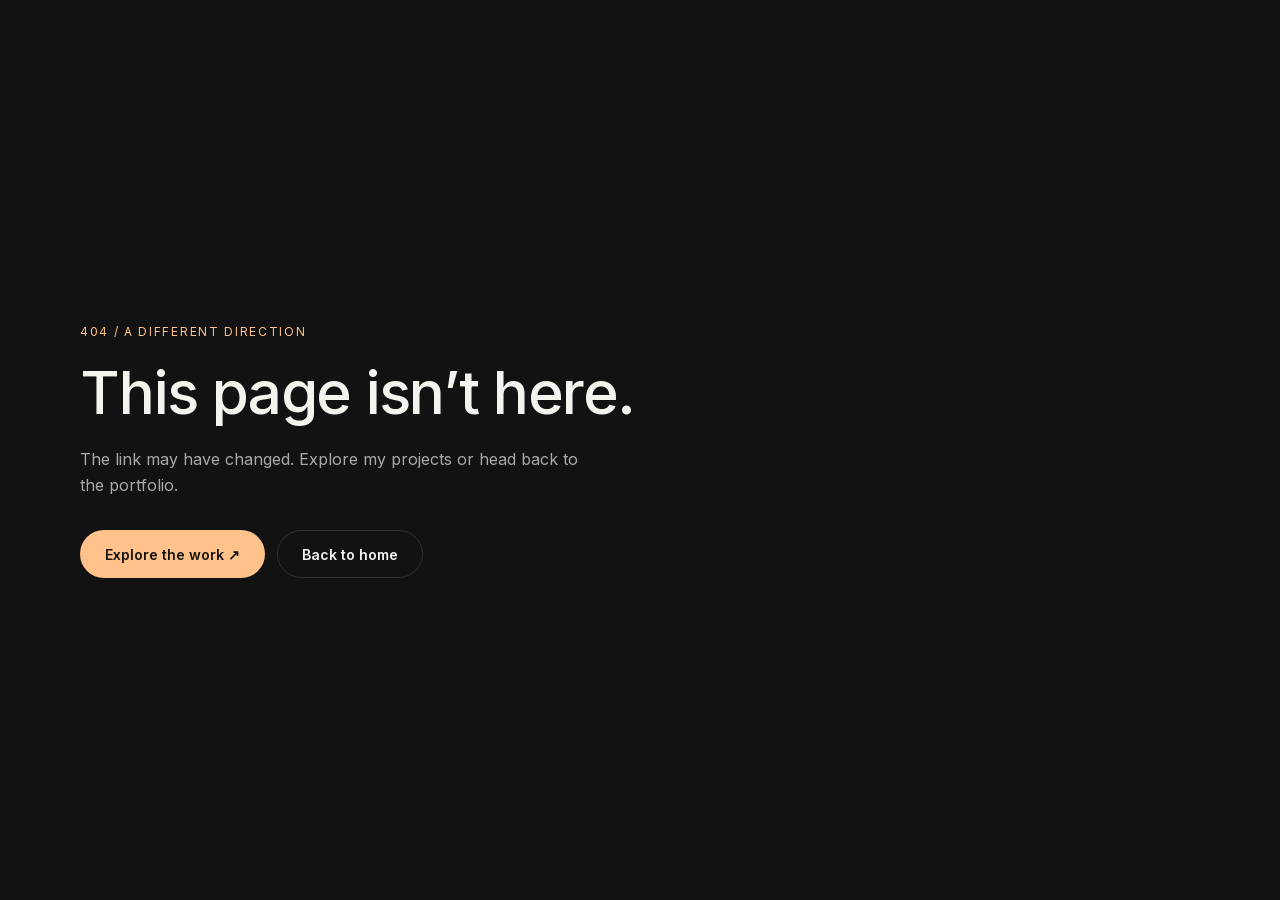
<file: 404/index.html>
<!DOCTYPE html><html lang="en"><head><meta charSet="utf-8"/><meta name="viewport" content="width=device-width, initial-scale=1"/><link rel="stylesheet" href="/_next/static/css/9abb3c31a46985ae.css" data-precedence="next"/><link rel="preload" as="script" fetchPriority="low" href="/_next/static/chunks/webpack-37161725f88ba0d6.js"/><script src="/_next/static/chunks/fd9d1056-b11b2651f33aae7f.js" async=""></script><script src="/_next/static/chunks/117-e173c366e2bfd494.js" async=""></script><script src="/_next/static/chunks/main-app-817b34caf7a14b42.js" async=""></script><script src="/_next/static/chunks/972-8c0ee6fabcd1342f.js" async=""></script><script src="/_next/static/chunks/878-ba7bfb30e3ad940f.js" async=""></script><script src="/_next/static/chunks/676-d6e130758d830791.js" async=""></script><script src="/_next/static/chunks/app/page-87afb6f0acf09d84.js" async=""></script><script src="/_next/static/chunks/app/layout-aa2b3c1ed0a6c1d9.js" async=""></script><link rel="preload" href="https://www.googletagmanager.com/gtag/js?id=G-6NVH984ZPP" as="script"/><meta name="robots" content="noindex"/><title>Moeez Khan | Full Stack, DevOps &amp; Automation Engineer</title><meta name="description" content="Dubai-based engineer building web products, AI workflows, CRM integrations and cloud infrastructure. Explore real projects and engineering case studies."/><link rel="canonical" href="https://moeezkhan112.github.io/"/><meta property="og:title" content="Moeez Khan | Full Stack, DevOps &amp; Automation"/><meta property="og:description" content="Based in Dubai. Building for the world. Explore products, workflows and infrastructure from idea to production."/><meta property="og:url" content="https://moeezkhan112.github.io/"/><meta property="og:site_name" content="Moeez Khan Portfolio"/><meta property="og:image" content="https://moeezkhan112.github.io/og.png"/><meta property="og:image:width" content="1734"/><meta property="og:image:height" content="907"/><meta property="og:image:alt" content="Moeez Khan - Full Stack, DevOps and Automation"/><meta property="og:type" content="website"/><meta name="twitter:card" content="summary_large_image"/><meta name="twitter:title" content="Moeez Khan | Full Stack, DevOps &amp; Automation"/><meta name="twitter:description" content="Based in Dubai. Building for the world."/><meta name="twitter:image" content="https://moeezkhan112.github.io/og.png"/><link rel="shortcut icon" href="/favicon.ico"/><link rel="icon" href="/favicon.ico" type="image/x-icon" sizes="16x16"/><link rel="icon" href="/favicon.ico" sizes="any"/><script src="/_next/static/chunks/polyfills-42372ed130431b0a.js" noModule=""></script></head><body class="__variable_f367f3 antialiased"><script type="application/ld+json">{"@context":"https://schema.org","@type":"Person","name":"Muhammad Moeez Khan","alternateName":["Moeez Khan","moeezkhan112"],"url":"https://moeezkhan112.github.io","email":"moeezkhan392@gmail.com","jobTitle":"Full Stack, DevOps & Automation Engineer","address":{"@type":"PostalAddress","addressLocality":"Dubai","addressCountry":"AE"},"sameAs":["https://www.linkedin.com/in/muhammad-moeezkhan112/","https://github.com/moeezkhan112","https://share.google/CepyTPcQvJP8WayIR","https://himalayas.app/@moeezkhan112","https://about.me/moeezkhan112","https://topmate.io/moeezkhan112","https://linktr.ee/moeezkhan112","https://www.quora.com/profile/Moeez-Khan-170"]}</script><a class="skip-link" href="#main-content">Skip to content</a><main id="main-content" class="section-shell min-h-screen flex flex-col justify-center py-24"><p class="eyebrow">404 / A different direction</p><h1 class="text-4xl md:text-6xl font-medium tracking-tight mb-6">This page isn’t here.</h1><p class="muted max-w-lg leading-relaxed mb-8">The link may have changed. Explore my projects or head back to the portfolio.</p><div class="flex flex-wrap gap-3"><a class="button" href="/#projects">Explore the work ↗</a><a class="button button-secondary" href="/">Back to home</a></div></main><script src="/_next/static/chunks/webpack-37161725f88ba0d6.js" async=""></script><script>(self.__next_f=self.__next_f||[]).push([0]);self.__next_f.push([2,null])</script><script>self.__next_f.push([1,"1:HL[\"/_next/static/css/9abb3c31a46985ae.css\",\"style\"]\n"])</script><script>self.__next_f.push([1,"2:I[2846,[],\"\"]\n4:I[2972,[\"972\",\"static/chunks/972-8c0ee6fabcd1342f.js\",\"878\",\"static/chunks/878-ba7bfb30e3ad940f.js\",\"676\",\"static/chunks/676-d6e130758d830791.js\",\"931\",\"static/chunks/app/page-87afb6f0acf09d84.js\"],\"\"]\n5:I[4707,[],\"\"]\n6:I[6423,[],\"\"]\n7:I[8003,[\"185\",\"static/chunks/app/layout-aa2b3c1ed0a6c1d9.js\"],\"\"]\n9:I[1060,[],\"\"]\na:[]\n"])</script><script>self.__next_f.push([1,"0:[\"$\",\"$L2\",null,{\"buildId\":\"H6RDfJB7LSri-ATPPsySA\",\"assetPrefix\":\"\",\"urlParts\":[\"\",\"_not-found\",\"\"],\"initialTree\":[\"\",{\"children\":[\"/_not-found\",{\"children\":[\"__PAGE__\",{}]}]},\"$undefined\",\"$undefined\",true],\"initialSeedData\":[\"\",{\"children\":[\"/_not-found\",{\"children\":[\"__PAGE__\",{},[[\"$L3\",[\"$\",\"main\",null,{\"id\":\"main-content\",\"className\":\"section-shell min-h-screen flex flex-col justify-center py-24\",\"children\":[[\"$\",\"p\",null,{\"className\":\"eyebrow\",\"children\":\"404 / A different direction\"}],[\"$\",\"h1\",null,{\"className\":\"text-4xl md:text-6xl font-medium tracking-tight mb-6\",\"children\":\"This page isn’t here.\"}],[\"$\",\"p\",null,{\"className\":\"muted max-w-lg leading-relaxed mb-8\",\"children\":\"The link may have changed. Explore my projects or head back to the portfolio.\"}],[\"$\",\"div\",null,{\"className\":\"flex flex-wrap gap-3\",\"children\":[[\"$\",\"$L4\",null,{\"href\":\"/#projects\",\"className\":\"button\",\"children\":\"Explore the work ↗\"}],[\"$\",\"$L4\",null,{\"href\":\"/\",\"className\":\"button button-secondary\",\"children\":\"Back to home\"}]]}]]}],null],null],null]},[null,[\"$\",\"$L5\",null,{\"parallelRouterKey\":\"children\",\"segmentPath\":[\"children\",\"/_not-found\",\"children\"],\"error\":\"$undefined\",\"errorStyles\":\"$undefined\",\"errorScripts\":\"$undefined\",\"template\":[\"$\",\"$L6\",null,{}],\"templateStyles\":\"$undefined\",\"templateScripts\":\"$undefined\",\"notFound\":\"$undefined\",\"notFoundStyles\":\"$undefined\"}]],null]},[[[[\"$\",\"link\",\"0\",{\"rel\":\"stylesheet\",\"href\":\"/_next/static/css/9abb3c31a46985ae.css\",\"precedence\":\"next\",\"crossOrigin\":\"$undefined\"}]],[\"$\",\"html\",null,{\"lang\":\"en\",\"children\":[\"$\",\"body\",null,{\"className\":\"__variable_f367f3 antialiased\",\"children\":[[\"$\",\"script\",null,{\"type\":\"application/ld+json\",\"dangerouslySetInnerHTML\":{\"__html\":\"{\\\"@context\\\":\\\"https://schema.org\\\",\\\"@type\\\":\\\"Person\\\",\\\"name\\\":\\\"Muhammad Moeez Khan\\\",\\\"alternateName\\\":[\\\"Moeez Khan\\\",\\\"moeezkhan112\\\"],\\\"url\\\":\\\"https://moeezkhan112.github.io\\\",\\\"email\\\":\\\"moeezkhan392@gmail.com\\\",\\\"jobTitle\\\":\\\"Full Stack, DevOps \u0026 Automation Engineer\\\",\\\"address\\\":{\\\"@type\\\":\\\"PostalAddress\\\",\\\"addressLocality\\\":\\\"Dubai\\\",\\\"addressCountry\\\":\\\"AE\\\"},\\\"sameAs\\\":[\\\"https://www.linkedin.com/in/muhammad-moeezkhan112/\\\",\\\"https://github.com/moeezkhan112\\\",\\\"https://share.google/CepyTPcQvJP8WayIR\\\",\\\"https://himalayas.app/@moeezkhan112\\\",\\\"https://about.me/moeezkhan112\\\",\\\"https://topmate.io/moeezkhan112\\\",\\\"https://linktr.ee/moeezkhan112\\\",\\\"https://www.quora.com/profile/Moeez-Khan-170\\\"]}\"}}],[\"$\",\"a\",null,{\"className\":\"skip-link\",\"href\":\"#main-content\",\"children\":\"Skip to content\"}],[\"$\",\"$L5\",null,{\"parallelRouterKey\":\"children\",\"segmentPath\":[\"children\"],\"error\":\"$undefined\",\"errorStyles\":\"$undefined\",\"errorScripts\":\"$undefined\",\"template\":[\"$\",\"$L6\",null,{}],\"templateStyles\":\"$undefined\",\"templateScripts\":\"$undefined\",\"notFound\":[\"$\",\"main\",null,{\"id\":\"main-content\",\"className\":\"section-shell min-h-screen flex flex-col justify-center py-24\",\"children\":[[\"$\",\"p\",null,{\"className\":\"eyebrow\",\"children\":\"404 / A different direction\"}],[\"$\",\"h1\",null,{\"className\":\"text-4xl md:text-6xl font-medium tracking-tight mb-6\",\"children\":\"This page isn’t here.\"}],[\"$\",\"p\",null,{\"className\":\"muted max-w-lg leading-relaxed mb-8\",\"children\":\"The link may have changed. Explore my projects or head back to the portfolio.\"}],[\"$\",\"div\",null,{\"className\":\"flex flex-wrap gap-3\",\"children\":[[\"$\",\"$L4\",null,{\"href\":\"/#projects\",\"className\":\"button\",\"children\":\"Explore the work ↗\"}],[\"$\",\"$L4\",null,{\"href\":\"/\",\"className\":\"button button-secondary\",\"children\":\"Back to home\"}]]}]]}],\"notFoundStyles\":[]}],[\"$\",\"$L7\",null,{\"src\":\"https://www.googletagmanager.com/gtag/js?id=G-6NVH984ZPP\",\"strategy\":\"afterInteractive\"}],[\"$\",\"$L7\",null,{\"id\":\"ga4-init\",\"strategy\":\"afterInteractive\",\"children\":\"\\n            window.dataLayer = window.dataLayer || [];\\n            function gtag(){ window.dataLayer.push(arguments); }\\n            window.gtag = gtag;\\n            gtag('js', new Date());\\n            gtag('config', 'G-6NVH984ZPP', {\\n              send_page_view: true\\n            });\\n          \"}]]}]}]],null],null],\"couldBeIntercepted\":false,\"initialHead\":[[\"$\",\"meta\",null,{\"name\":\"robots\",\"content\":\"noindex\"}],\"$L8\"],\"globalErrorComponent\":\"$9\",\"missingSlots\":\"$Wa\"}]\n"])</script><script>self.__next_f.push([1,"8:[[\"$\",\"meta\",\"0\",{\"name\":\"viewport\",\"content\":\"width=device-width, initial-scale=1\"}],[\"$\",\"meta\",\"1\",{\"charSet\":\"utf-8\"}],[\"$\",\"title\",\"2\",{\"children\":\"Moeez Khan | Full Stack, DevOps \u0026 Automation Engineer\"}],[\"$\",\"meta\",\"3\",{\"name\":\"description\",\"content\":\"Dubai-based engineer building web products, AI workflows, CRM integrations and cloud infrastructure. Explore real projects and engineering case studies.\"}],[\"$\",\"link\",\"4\",{\"rel\":\"canonical\",\"href\":\"https://moeezkhan112.github.io/\"}],[\"$\",\"meta\",\"5\",{\"property\":\"og:title\",\"content\":\"Moeez Khan | Full Stack, DevOps \u0026 Automation\"}],[\"$\",\"meta\",\"6\",{\"property\":\"og:description\",\"content\":\"Based in Dubai. Building for the world. Explore products, workflows and infrastructure from idea to production.\"}],[\"$\",\"meta\",\"7\",{\"property\":\"og:url\",\"content\":\"https://moeezkhan112.github.io/\"}],[\"$\",\"meta\",\"8\",{\"property\":\"og:site_name\",\"content\":\"Moeez Khan Portfolio\"}],[\"$\",\"meta\",\"9\",{\"property\":\"og:image\",\"content\":\"https://moeezkhan112.github.io/og.png\"}],[\"$\",\"meta\",\"10\",{\"property\":\"og:image:width\",\"content\":\"1734\"}],[\"$\",\"meta\",\"11\",{\"property\":\"og:image:height\",\"content\":\"907\"}],[\"$\",\"meta\",\"12\",{\"property\":\"og:image:alt\",\"content\":\"Moeez Khan - Full Stack, DevOps and Automation\"}],[\"$\",\"meta\",\"13\",{\"property\":\"og:type\",\"content\":\"website\"}],[\"$\",\"meta\",\"14\",{\"name\":\"twitter:card\",\"content\":\"summary_large_image\"}],[\"$\",\"meta\",\"15\",{\"name\":\"twitter:title\",\"content\":\"Moeez Khan | Full Stack, DevOps \u0026 Automation\"}],[\"$\",\"meta\",\"16\",{\"name\":\"twitter:description\",\"content\":\"Based in Dubai. Building for the world.\"}],[\"$\",\"meta\",\"17\",{\"name\":\"twitter:image\",\"content\":\"https://moeezkhan112.github.io/og.png\"}],[\"$\",\"link\",\"18\",{\"rel\":\"shortcut icon\",\"href\":\"/favicon.ico\"}],[\"$\",\"link\",\"19\",{\"rel\":\"icon\",\"href\":\"/favicon.ico\",\"type\":\"image/x-icon\",\"sizes\":\"16x16\"}],[\"$\",\"link\",\"20\",{\"rel\":\"icon\",\"href\":\"/favicon.ico\",\"sizes\":\"any\"}]]\n3:null\n"])</script></body></html>
</file>
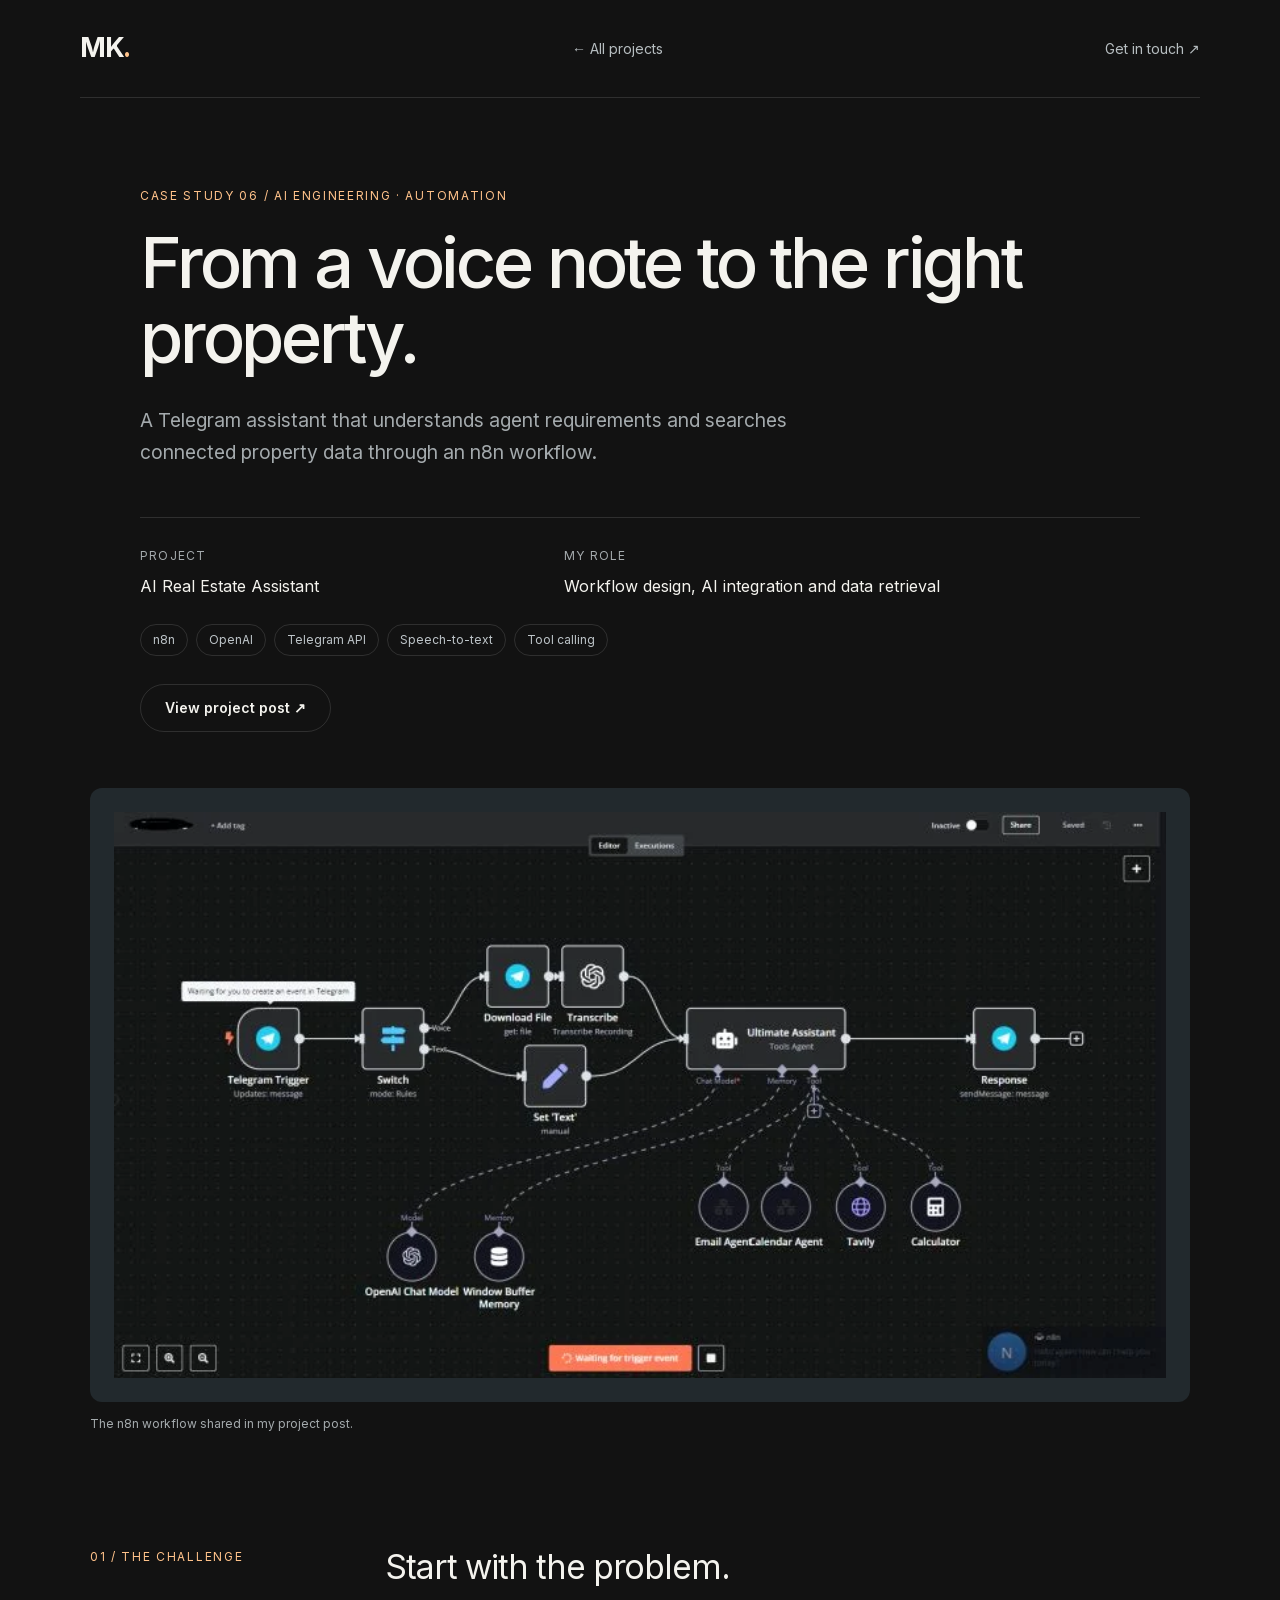
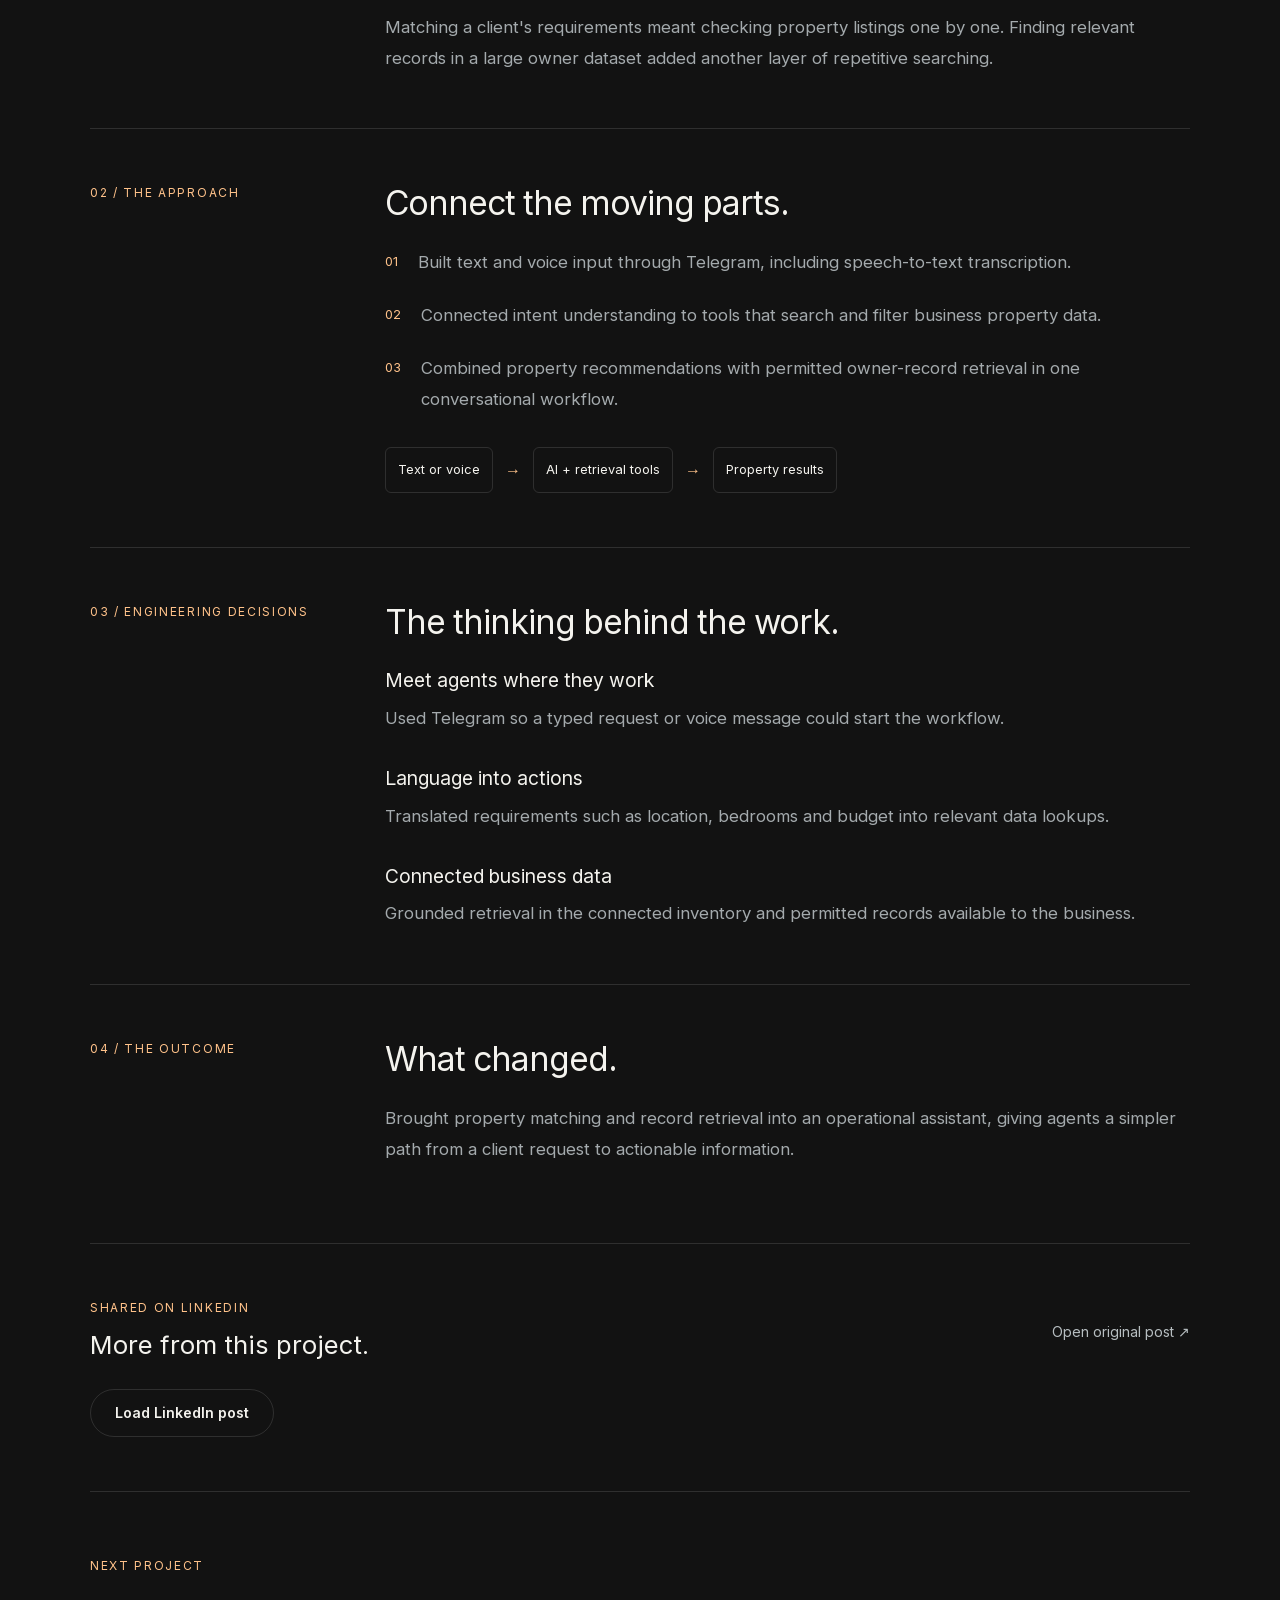
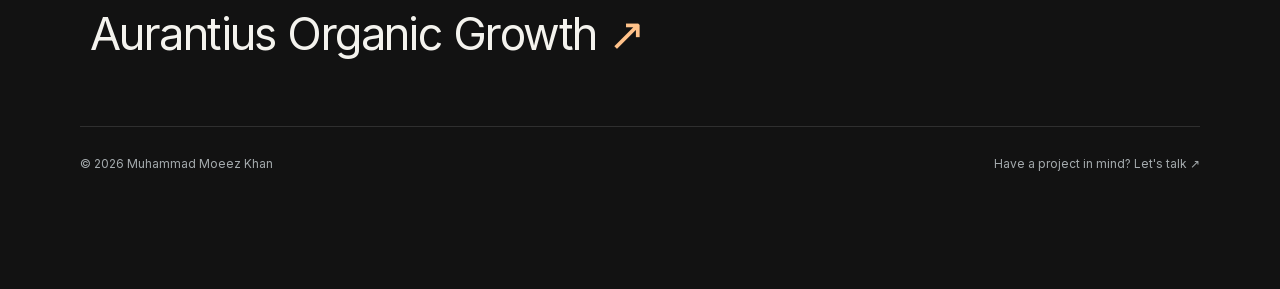
<file: work/ai-assistant/index.html>
<!DOCTYPE html><html lang="en"><head><meta charSet="utf-8"/><meta name="viewport" content="width=device-width, initial-scale=1"/><link rel="preload" as="image" href="/projects/ai-workflow.webp" fetchPriority="high"/><link rel="stylesheet" href="/_next/static/css/9abb3c31a46985ae.css" data-precedence="next"/><link rel="preload" as="script" fetchPriority="low" href="/_next/static/chunks/webpack-37161725f88ba0d6.js"/><script src="/_next/static/chunks/fd9d1056-b11b2651f33aae7f.js" async=""></script><script src="/_next/static/chunks/117-e173c366e2bfd494.js" async=""></script><script src="/_next/static/chunks/main-app-817b34caf7a14b42.js" async=""></script><script src="/_next/static/chunks/972-8c0ee6fabcd1342f.js" async=""></script><script src="/_next/static/chunks/878-ba7bfb30e3ad940f.js" async=""></script><script src="/_next/static/chunks/app/work/%5Bslug%5D/page-b2a9511be668a2dd.js" async=""></script><script src="/_next/static/chunks/app/layout-aa2b3c1ed0a6c1d9.js" async=""></script><link rel="preload" href="https://www.googletagmanager.com/gtag/js?id=G-6NVH984ZPP" as="script"/><title>AI Real Estate Assistant | Moeez Khan</title><meta name="description" content="A Telegram assistant that understands agent requirements and searches connected property data through an n8n workflow."/><link rel="canonical" href="https://moeezkhan112.github.io/work/ai-assistant/"/><meta property="og:title" content="AI Real Estate Assistant"/><meta property="og:description" content="A Telegram assistant that understands agent requirements and searches connected property data through an n8n workflow."/><meta property="og:url" content="https://moeezkhan112.github.io/work/ai-assistant/"/><meta property="og:image" content="https://moeezkhan112.github.io/projects/ai-workflow.webp"/><meta property="og:image:alt" content="Actual n8n workflow connecting Telegram, transcription, an AI assistant and tools"/><meta property="og:type" content="article"/><meta name="twitter:card" content="summary_large_image"/><meta name="twitter:title" content="AI Real Estate Assistant"/><meta name="twitter:description" content="A Telegram assistant that understands agent requirements and searches connected property data through an n8n workflow."/><meta name="twitter:image" content="https://moeezkhan112.github.io/projects/ai-workflow.webp"/><link rel="shortcut icon" href="/favicon.ico"/><link rel="icon" href="/favicon.ico" type="image/x-icon" sizes="16x16"/><link rel="icon" href="/favicon.ico" sizes="any"/><script src="/_next/static/chunks/polyfills-42372ed130431b0a.js" noModule=""></script></head><body class="__variable_f367f3 antialiased"><script type="application/ld+json">{"@context":"https://schema.org","@type":"Person","name":"Muhammad Moeez Khan","alternateName":["Moeez Khan","moeezkhan112"],"url":"https://moeezkhan112.github.io","email":"moeezkhan392@gmail.com","jobTitle":"Full Stack, DevOps & Automation Engineer","address":{"@type":"PostalAddress","addressLocality":"Dubai","addressCountry":"AE"},"sameAs":["https://www.linkedin.com/in/muhammad-moeezkhan112/","https://github.com/moeezkhan112","https://share.google/CepyTPcQvJP8WayIR","https://himalayas.app/@moeezkhan112","https://about.me/moeezkhan112","https://topmate.io/moeezkhan112","https://linktr.ee/moeezkhan112","https://www.quora.com/profile/Moeez-Khan-170"]}</script><a class="skip-link" href="#main-content">Skip to content</a><main id="main-content" class="case-page case-ai-assistant"><nav class="case-nav section-shell" aria-label="Case study navigation"><a href="/">MK<span class="accent">.</span></a><a class="secondary-link" href="/#projects">← All projects</a><a href="mailto:moeezkhan392@gmail.com" class="secondary-link">Get in touch ↗</a></nav><header class="case-header section-shell"><p class="eyebrow">Case study <!-- -->06<!-- --> / <!-- -->AI Engineering · Automation</p><h1>From a voice note to the right property.</h1><p class="case-lead">A Telegram assistant that understands agent requirements and searches connected property data through an n8n workflow.</p><div class="case-facts"><div><span>Project</span><p>AI Real Estate Assistant</p></div><div><span>My role</span><p>Workflow design, AI integration and data retrieval</p></div></div><ul class="tag-list"><li>n8n</li><li>OpenAI</li><li>Telegram API</li><li>Speech-to-text</li><li>Tool calling</li></ul><div class="case-header-actions"><a class="button button-secondary" href="https://www.linkedin.com/feed/update/urn:li:activity:7503328173481328640/" target="_blank" rel="noopener noreferrer">View project post ↗</a></div></header><figure class="case-figure section-shell"><div class="case-image"><img alt="Actual n8n workflow connecting Telegram, transcription, an AI assistant and tools" fetchPriority="high" width="800" height="431" decoding="async" data-nimg="1" style="color:transparent" src="/projects/ai-workflow.webp"/></div><figcaption>The n8n workflow shared in my project post.</figcaption></figure><div class="case-body section-shell"><section class="case-section"><p class="eyebrow">01 / The challenge</p><div><h2>Start with the problem.</h2><p>Matching a client&#x27;s requirements meant checking property listings one by one. Finding relevant records in a large owner dataset added another layer of repetitive searching.</p></div></section><section class="case-section"><p class="eyebrow">02 / The approach</p><div><h2>Connect the moving parts.</h2><ol class="approach-list"><li><span>0<!-- -->1</span><p>Built text and voice input through Telegram, including speech-to-text transcription.</p></li><li><span>0<!-- -->2</span><p>Connected intent understanding to tools that search and filter business property data.</p></li><li><span>0<!-- -->3</span><p>Combined property recommendations with permitted owner-record retrieval in one conversational workflow.</p></li></ol><div class="case-flow" aria-label="System flow"><div><strong>Text or voice</strong></div><div><span aria-hidden="true">→</span><strong>AI + retrieval tools</strong></div><div><span aria-hidden="true">→</span><strong>Property results</strong></div></div></div></section><section class="case-section"><p class="eyebrow">03 / Engineering decisions</p><div><h2>The thinking behind the work.</h2><div class="decision-list"><div><h3>Meet agents where they work</h3><p>Used Telegram so a typed request or voice message could start the workflow.</p></div><div><h3>Language into actions</h3><p>Translated requirements such as location, bedrooms and budget into relevant data lookups.</p></div><div><h3>Connected business data</h3><p>Grounded retrieval in the connected inventory and permitted records available to the business.</p></div></div></div></section><section class="case-section"><p class="eyebrow">04<!-- --> / The outcome</p><div><h2>What changed.</h2><p>Brought property matching and record retrieval into an operational assistant, giving agents a simpler path from a client request to actionable information.</p><div class="case-downloads"></div></div></section><div class="linkedin-block"><div class="linkedin-heading"><div><p class="eyebrow">Shared on LinkedIn</p><h3>More from this project.</h3></div><a class="secondary-link" href="https://www.linkedin.com/feed/update/urn:li:activity:7503328173481328640/" target="_blank" rel="noopener noreferrer">Open original post ↗</a></div><button class="button button-secondary" aria-expanded="false" aria-controls="linkedin-preview">Load LinkedIn post</button></div><a class="next-project" href="/work/organic-growth/"><span class="eyebrow">Next project</span><span>Aurantius Organic Growth<!-- --> <span class="accent">↗</span></span></a></div><footer class="site-footer section-shell"><span>© <!-- -->2026<!-- --> Muhammad Moeez Khan</span><a href="/#contact">Have a project in mind? Let&#x27;s talk ↗</a></footer></main><script src="/_next/static/chunks/webpack-37161725f88ba0d6.js" async=""></script><script>(self.__next_f=self.__next_f||[]).push([0]);self.__next_f.push([2,null])</script><script>self.__next_f.push([1,"1:HL[\"/_next/static/css/9abb3c31a46985ae.css\",\"style\"]\n"])</script><script>self.__next_f.push([1,"2:I[2846,[],\"\"]\n4:I[2972,[\"972\",\"static/chunks/972-8c0ee6fabcd1342f.js\",\"878\",\"static/chunks/878-ba7bfb30e3ad940f.js\",\"798\",\"static/chunks/app/work/%5Bslug%5D/page-b2a9511be668a2dd.js\"],\"\"]\n5:I[5878,[\"972\",\"static/chunks/972-8c0ee6fabcd1342f.js\",\"878\",\"static/chunks/878-ba7bfb30e3ad940f.js\",\"798\",\"static/chunks/app/work/%5Bslug%5D/page-b2a9511be668a2dd.js\"],\"Image\"]\n6:I[139,[\"972\",\"static/chunks/972-8c0ee6fabcd1342f.js\",\"878\",\"static/chunks/878-ba7bfb30e3ad940f.js\",\"798\",\"static/chunks/app/work/%5Bslug%5D/page-b2a9511be668a2dd.js\"],\"default\"]\n7:I[4707,[],\"\"]\n9:I[6423,[],\"\"]\na:I[8003,[\"185\",\"static/chunks/app/layout-aa2b3c1ed0a6c1d9.js\"],\"\"]\nc:I[1060,[],\"\"]\n8:[\"slug\",\"ai-assistant\",\"d\"]\nd:[]\n"])</script><script>self.__next_f.push([1,"0:[\"$\",\"$L2\",null,{\"buildId\":\"H6RDfJB7LSri-ATPPsySA\",\"assetPrefix\":\"\",\"urlParts\":[\"\",\"work\",\"ai-assistant\",\"\"],\"initialTree\":[\"\",{\"children\":[\"work\",{\"children\":[[\"slug\",\"ai-assistant\",\"d\"],{\"children\":[\"__PAGE__?{\\\"slug\\\":\\\"ai-assistant\\\"}\",{}]}]}]},\"$undefined\",\"$undefined\",true],\"initialSeedData\":[\"\",{\"children\":[\"work\",{\"children\":[[\"slug\",\"ai-assistant\",\"d\"],{\"children\":[\"__PAGE__\",{},[[\"$L3\",[\"$\",\"main\",null,{\"id\":\"main-content\",\"className\":\"case-page case-ai-assistant\",\"children\":[[\"$\",\"nav\",null,{\"className\":\"case-nav section-shell\",\"aria-label\":\"Case study navigation\",\"children\":[[\"$\",\"$L4\",null,{\"href\":\"/\",\"children\":[\"MK\",[\"$\",\"span\",null,{\"className\":\"accent\",\"children\":\".\"}]]}],[\"$\",\"$L4\",null,{\"href\":\"/#projects\",\"className\":\"secondary-link\",\"children\":\"← All projects\"}],[\"$\",\"a\",null,{\"href\":\"mailto:moeezkhan392@gmail.com\",\"className\":\"secondary-link\",\"children\":\"Get in touch ↗\"}]]}],[\"$\",\"header\",null,{\"className\":\"case-header section-shell\",\"children\":[[\"$\",\"p\",null,{\"className\":\"eyebrow\",\"children\":[\"Case study \",\"06\",\" / \",\"AI Engineering · Automation\"]}],[\"$\",\"h1\",null,{\"children\":\"From a voice note to the right property.\"}],[\"$\",\"p\",null,{\"className\":\"case-lead\",\"children\":\"A Telegram assistant that understands agent requirements and searches connected property data through an n8n workflow.\"}],[\"$\",\"div\",null,{\"className\":\"case-facts\",\"children\":[[\"$\",\"div\",null,{\"children\":[[\"$\",\"span\",null,{\"children\":\"Project\"}],[\"$\",\"p\",null,{\"children\":\"AI Real Estate Assistant\"}]]}],[\"$\",\"div\",null,{\"children\":[[\"$\",\"span\",null,{\"children\":\"My role\"}],[\"$\",\"p\",null,{\"children\":\"Workflow design, AI integration and data retrieval\"}]]}]]}],[\"$\",\"ul\",null,{\"className\":\"tag-list\",\"children\":[[\"$\",\"li\",\"n8n\",{\"children\":\"n8n\"}],[\"$\",\"li\",\"OpenAI\",{\"children\":\"OpenAI\"}],[\"$\",\"li\",\"Telegram API\",{\"children\":\"Telegram API\"}],[\"$\",\"li\",\"Speech-to-text\",{\"children\":\"Speech-to-text\"}],[\"$\",\"li\",\"Tool calling\",{\"children\":\"Tool calling\"}]]}],[\"$\",\"div\",null,{\"className\":\"case-header-actions\",\"children\":[\"$undefined\",[\"$\",\"a\",null,{\"className\":\"button button-secondary\",\"href\":\"https://www.linkedin.com/feed/update/urn:li:activity:7503328173481328640/\",\"target\":\"_blank\",\"rel\":\"noopener noreferrer\",\"children\":\"View project post ↗\"}]]}]]}],[\"$\",\"figure\",null,{\"className\":\"case-figure section-shell\",\"children\":[[\"$\",\"div\",null,{\"className\":\"case-image\",\"children\":[\"$\",\"$L5\",null,{\"src\":\"/projects/ai-workflow.webp\",\"alt\":\"Actual n8n workflow connecting Telegram, transcription, an AI assistant and tools\",\"width\":800,\"height\":431,\"sizes\":\"(max-width: 767px) 100vw, 1100px\",\"priority\":true}]}],[\"$\",\"figcaption\",null,{\"children\":\"The n8n workflow shared in my project post.\"}]]}],[\"$\",\"div\",null,{\"className\":\"case-body section-shell\",\"children\":[[\"$\",\"section\",null,{\"className\":\"case-section\",\"children\":[[\"$\",\"p\",null,{\"className\":\"eyebrow\",\"children\":\"01 / The challenge\"}],[\"$\",\"div\",null,{\"children\":[[\"$\",\"h2\",null,{\"children\":\"Start with the problem.\"}],[\"$\",\"p\",null,{\"children\":\"Matching a client's requirements meant checking property listings one by one. Finding relevant records in a large owner dataset added another layer of repetitive searching.\"}],\"$undefined\"]}]]}],[\"$\",\"section\",null,{\"className\":\"case-section\",\"children\":[[\"$\",\"p\",null,{\"className\":\"eyebrow\",\"children\":\"02 / The approach\"}],[\"$\",\"div\",null,{\"children\":[[\"$\",\"h2\",null,{\"children\":\"Connect the moving parts.\"}],[\"$\",\"ol\",null,{\"className\":\"approach-list\",\"children\":[[\"$\",\"li\",\"Built text and voice input through Telegram, including speech-to-text transcription.\",{\"children\":[[\"$\",\"span\",null,{\"children\":[\"0\",1]}],[\"$\",\"p\",null,{\"children\":\"Built text and voice input through Telegram, including speech-to-text transcription.\"}]]}],[\"$\",\"li\",\"Connected intent understanding to tools that search and filter business property data.\",{\"children\":[[\"$\",\"span\",null,{\"children\":[\"0\",2]}],[\"$\",\"p\",null,{\"children\":\"Connected intent understanding to tools that search and filter business property data.\"}]]}],[\"$\",\"li\",\"Combined property recommendations with permitted owner-record retrieval in one conversational workflow.\",{\"children\":[[\"$\",\"span\",null,{\"children\":[\"0\",3]}],[\"$\",\"p\",null,{\"children\":\"Combined property recommendations with permitted owner-record retrieval in one conversational workflow.\"}]]}]]}],[\"$\",\"div\",null,{\"className\":\"case-flow\",\"aria-label\":\"System flow\",\"children\":[[\"$\",\"div\",\"Text or voice\",{\"children\":[false,[\"$\",\"strong\",null,{\"children\":\"Text or voice\"}]]}],[\"$\",\"div\",\"AI + retrieval tools\",{\"children\":[[\"$\",\"span\",null,{\"aria-hidden\":\"true\",\"children\":\"→\"}],[\"$\",\"strong\",null,{\"children\":\"AI + retrieval tools\"}]]}],[\"$\",\"div\",\"Property results\",{\"children\":[[\"$\",\"span\",null,{\"aria-hidden\":\"true\",\"children\":\"→\"}],[\"$\",\"strong\",null,{\"children\":\"Property results\"}]]}]]}]]}]]}],[\"$\",\"section\",null,{\"className\":\"case-section\",\"children\":[[\"$\",\"p\",null,{\"className\":\"eyebrow\",\"children\":\"03 / Engineering decisions\"}],[\"$\",\"div\",null,{\"children\":[[\"$\",\"h2\",null,{\"children\":\"The thinking behind the work.\"}],[\"$\",\"div\",null,{\"className\":\"decision-list\",\"children\":[[\"$\",\"div\",\"Meet agents where they work\",{\"children\":[[\"$\",\"h3\",null,{\"children\":\"Meet agents where they work\"}],[\"$\",\"p\",null,{\"children\":\"Used Telegram so a typed request or voice message could start the workflow.\"}]]}],[\"$\",\"div\",\"Language into actions\",{\"children\":[[\"$\",\"h3\",null,{\"children\":\"Language into actions\"}],[\"$\",\"p\",null,{\"children\":\"Translated requirements such as location, bedrooms and budget into relevant data lookups.\"}]]}],[\"$\",\"div\",\"Connected business data\",{\"children\":[[\"$\",\"h3\",null,{\"children\":\"Connected business data\"}],[\"$\",\"p\",null,{\"children\":\"Grounded retrieval in the connected inventory and permitted records available to the business.\"}]]}]]}]]}]]}],\"$undefined\",\"$undefined\",\"$undefined\",[\"$\",\"section\",null,{\"className\":\"case-section\",\"children\":[[\"$\",\"p\",null,{\"className\":\"eyebrow\",\"children\":[\"04\",\" / The outcome\"]}],[\"$\",\"div\",null,{\"children\":[[\"$\",\"h2\",null,{\"children\":\"What changed.\"}],[\"$\",\"p\",null,{\"children\":\"Brought property matching and record retrieval into an operational assistant, giving agents a simpler path from a client request to actionable information.\"}],\"$undefined\",\"$undefined\",[\"$\",\"div\",null,{\"className\":\"case-downloads\",\"children\":[\"$undefined\",\"$undefined\",\"$undefined\"]}]]}]]}],[\"$\",\"$L6\",null,{\"urn\":\"urn:li:share:7503328171165908992\",\"url\":\"https://www.linkedin.com/feed/update/urn:li:activity:7503328173481328640/\",\"title\":\"AI Real Estate Assistant\",\"height\":1581}],[\"$\",\"$L4\",null,{\"className\":\"next-project\",\"href\":\"/work/organic-growth/\",\"children\":[[\"$\",\"span\",null,{\"className\":\"eyebrow\",\"children\":\"Next project\"}],[\"$\",\"span\",null,{\"children\":[\"Aurantius Organic Growth\",\" \",[\"$\",\"span\",null,{\"className\":\"accent\",\"children\":\"↗\"}]]}]]}]]}],[\"$\",\"footer\",null,{\"className\":\"site-footer section-shell\",\"children\":[[\"$\",\"span\",null,{\"children\":[\"© \",2026,\" Muhammad Moeez Khan\"]}],[\"$\",\"$L4\",null,{\"href\":\"/#contact\",\"children\":\"Have a project in mind? Let's talk ↗\"}]]}]]}],null],null],null]},[null,[\"$\",\"$L7\",null,{\"parallelRouterKey\":\"children\",\"segmentPath\":[\"children\",\"work\",\"children\",\"$8\",\"children\"],\"error\":\"$undefined\",\"errorStyles\":\"$undefined\",\"errorScripts\":\"$undefined\",\"template\":[\"$\",\"$L9\",null,{}],\"templateStyles\":\"$undefined\",\"templateScripts\":\"$undefined\",\"notFound\":\"$undefined\",\"notFoundStyles\":\"$undefined\"}]],null]},[null,[\"$\",\"$L7\",null,{\"parallelRouterKey\":\"children\",\"segmentPath\":[\"children\",\"work\",\"children\"],\"error\":\"$undefined\",\"errorStyles\":\"$undefined\",\"errorScripts\":\"$undefined\",\"template\":[\"$\",\"$L9\",null,{}],\"templateStyles\":\"$undefined\",\"templateScripts\":\"$undefined\",\"notFound\":\"$undefined\",\"notFoundStyles\":\"$undefined\"}]],null]},[[[[\"$\",\"link\",\"0\",{\"rel\":\"stylesheet\",\"href\":\"/_next/static/css/9abb3c31a46985ae.css\",\"precedence\":\"next\",\"crossOrigin\":\"$undefined\"}]],[\"$\",\"html\",null,{\"lang\":\"en\",\"children\":[\"$\",\"body\",null,{\"className\":\"__variable_f367f3 antialiased\",\"children\":[[\"$\",\"script\",null,{\"type\":\"application/ld+json\",\"dangerouslySetInnerHTML\":{\"__html\":\"{\\\"@context\\\":\\\"https://schema.org\\\",\\\"@type\\\":\\\"Person\\\",\\\"name\\\":\\\"Muhammad Moeez Khan\\\",\\\"alternateName\\\":[\\\"Moeez Khan\\\",\\\"moeezkhan112\\\"],\\\"url\\\":\\\"https://moeezkhan112.github.io\\\",\\\"email\\\":\\\"moeezkhan392@gmail.com\\\",\\\"jobTitle\\\":\\\"Full Stack, DevOps \u0026 Automation Engineer\\\",\\\"address\\\":{\\\"@type\\\":\\\"PostalAddress\\\",\\\"addressLocality\\\":\\\"Dubai\\\",\\\"addressCountry\\\":\\\"AE\\\"},\\\"sameAs\\\":[\\\"https://www.linkedin.com/in/muhammad-moeezkhan112/\\\",\\\"https://github.com/moeezkhan112\\\",\\\"https://share.google/CepyTPcQvJP8WayIR\\\",\\\"https://himalayas.app/@moeezkhan112\\\",\\\"https://about.me/moeezkhan112\\\",\\\"https://topmate.io/moeezkhan112\\\",\\\"https://linktr.ee/moeezkhan112\\\",\\\"https://www.quora.com/profile/Moeez-Khan-170\\\"]}\"}}],[\"$\",\"a\",null,{\"className\":\"skip-link\",\"href\":\"#main-content\",\"children\":\"Skip to content\"}],[\"$\",\"$L7\",null,{\"parallelRouterKey\":\"children\",\"segmentPath\":[\"children\"],\"error\":\"$undefined\",\"errorStyles\":\"$undefined\",\"errorScripts\":\"$undefined\",\"template\":[\"$\",\"$L9\",null,{}],\"templateStyles\":\"$undefined\",\"templateScripts\":\"$undefined\",\"notFound\":[\"$\",\"main\",null,{\"id\":\"main-content\",\"className\":\"section-shell min-h-screen flex flex-col justify-center py-24\",\"children\":[[\"$\",\"p\",null,{\"className\":\"eyebrow\",\"children\":\"404 / A different direction\"}],[\"$\",\"h1\",null,{\"className\":\"text-4xl md:text-6xl font-medium tracking-tight mb-6\",\"children\":\"This page isn’t here.\"}],[\"$\",\"p\",null,{\"className\":\"muted max-w-lg leading-relaxed mb-8\",\"children\":\"The link may have changed. Explore my projects or head back to the portfolio.\"}],[\"$\",\"div\",null,{\"className\":\"flex flex-wrap gap-3\",\"children\":[[\"$\",\"$L4\",null,{\"href\":\"/#projects\",\"className\":\"button\",\"children\":\"Explore the work ↗\"}],[\"$\",\"$L4\",null,{\"href\":\"/\",\"className\":\"button button-secondary\",\"children\":\"Back to home\"}]]}]]}],\"notFoundStyles\":[]}],[\"$\",\"$La\",null,{\"src\":\"https://www.googletagmanager.com/gtag/js?id=G-6NVH984ZPP\",\"strategy\":\"afterInteractive\"}],[\"$\",\"$La\",null,{\"id\":\"ga4-init\",\"strategy\":\"afterInteractive\",\"children\":\"\\n            window.dataLayer = window.dataLayer || [];\\n            function gtag(){ window.dataLayer.push(arguments); }\\n            window.gtag = gtag;\\n            gtag('js', new Date());\\n            gtag('config', 'G-6NVH984ZPP', {\\n              send_page_view: true\\n            });\\n          \"}]]}]}]],null],null],\"couldBeIntercepted\":false,\"initialHead\":[null,\"$Lb\"],\"globalErrorComponent\":\"$c\",\"missingSlots\":\"$Wd\"}]\n"])</script><script>self.__next_f.push([1,"b:[[\"$\",\"meta\",\"0\",{\"name\":\"viewport\",\"content\":\"width=device-width, initial-scale=1\"}],[\"$\",\"meta\",\"1\",{\"charSet\":\"utf-8\"}],[\"$\",\"title\",\"2\",{\"children\":\"AI Real Estate Assistant | Moeez Khan\"}],[\"$\",\"meta\",\"3\",{\"name\":\"description\",\"content\":\"A Telegram assistant that understands agent requirements and searches connected property data through an n8n workflow.\"}],[\"$\",\"link\",\"4\",{\"rel\":\"canonical\",\"href\":\"https://moeezkhan112.github.io/work/ai-assistant/\"}],[\"$\",\"meta\",\"5\",{\"property\":\"og:title\",\"content\":\"AI Real Estate Assistant\"}],[\"$\",\"meta\",\"6\",{\"property\":\"og:description\",\"content\":\"A Telegram assistant that understands agent requirements and searches connected property data through an n8n workflow.\"}],[\"$\",\"meta\",\"7\",{\"property\":\"og:url\",\"content\":\"https://moeezkhan112.github.io/work/ai-assistant/\"}],[\"$\",\"meta\",\"8\",{\"property\":\"og:image\",\"content\":\"https://moeezkhan112.github.io/projects/ai-workflow.webp\"}],[\"$\",\"meta\",\"9\",{\"property\":\"og:image:alt\",\"content\":\"Actual n8n workflow connecting Telegram, transcription, an AI assistant and tools\"}],[\"$\",\"meta\",\"10\",{\"property\":\"og:type\",\"content\":\"article\"}],[\"$\",\"meta\",\"11\",{\"name\":\"twitter:card\",\"content\":\"summary_large_image\"}],[\"$\",\"meta\",\"12\",{\"name\":\"twitter:title\",\"content\":\"AI Real Estate Assistant\"}],[\"$\",\"meta\",\"13\",{\"name\":\"twitter:description\",\"content\":\"A Telegram assistant that understands agent requirements and searches connected property data through an n8n workflow.\"}],[\"$\",\"meta\",\"14\",{\"name\":\"twitter:image\",\"content\":\"https://moeezkhan112.github.io/projects/ai-workflow.webp\"}],[\"$\",\"link\",\"15\",{\"rel\":\"shortcut icon\",\"href\":\"/favicon.ico\"}],[\"$\",\"link\",\"16\",{\"rel\":\"icon\",\"href\":\"/favicon.ico\",\"type\":\"image/x-icon\",\"sizes\":\"16x16\"}],[\"$\",\"link\",\"17\",{\"rel\":\"icon\",\"href\":\"/favicon.ico\",\"sizes\":\"any\"}]]\n3:null\n"])</script></body></html>
</file>
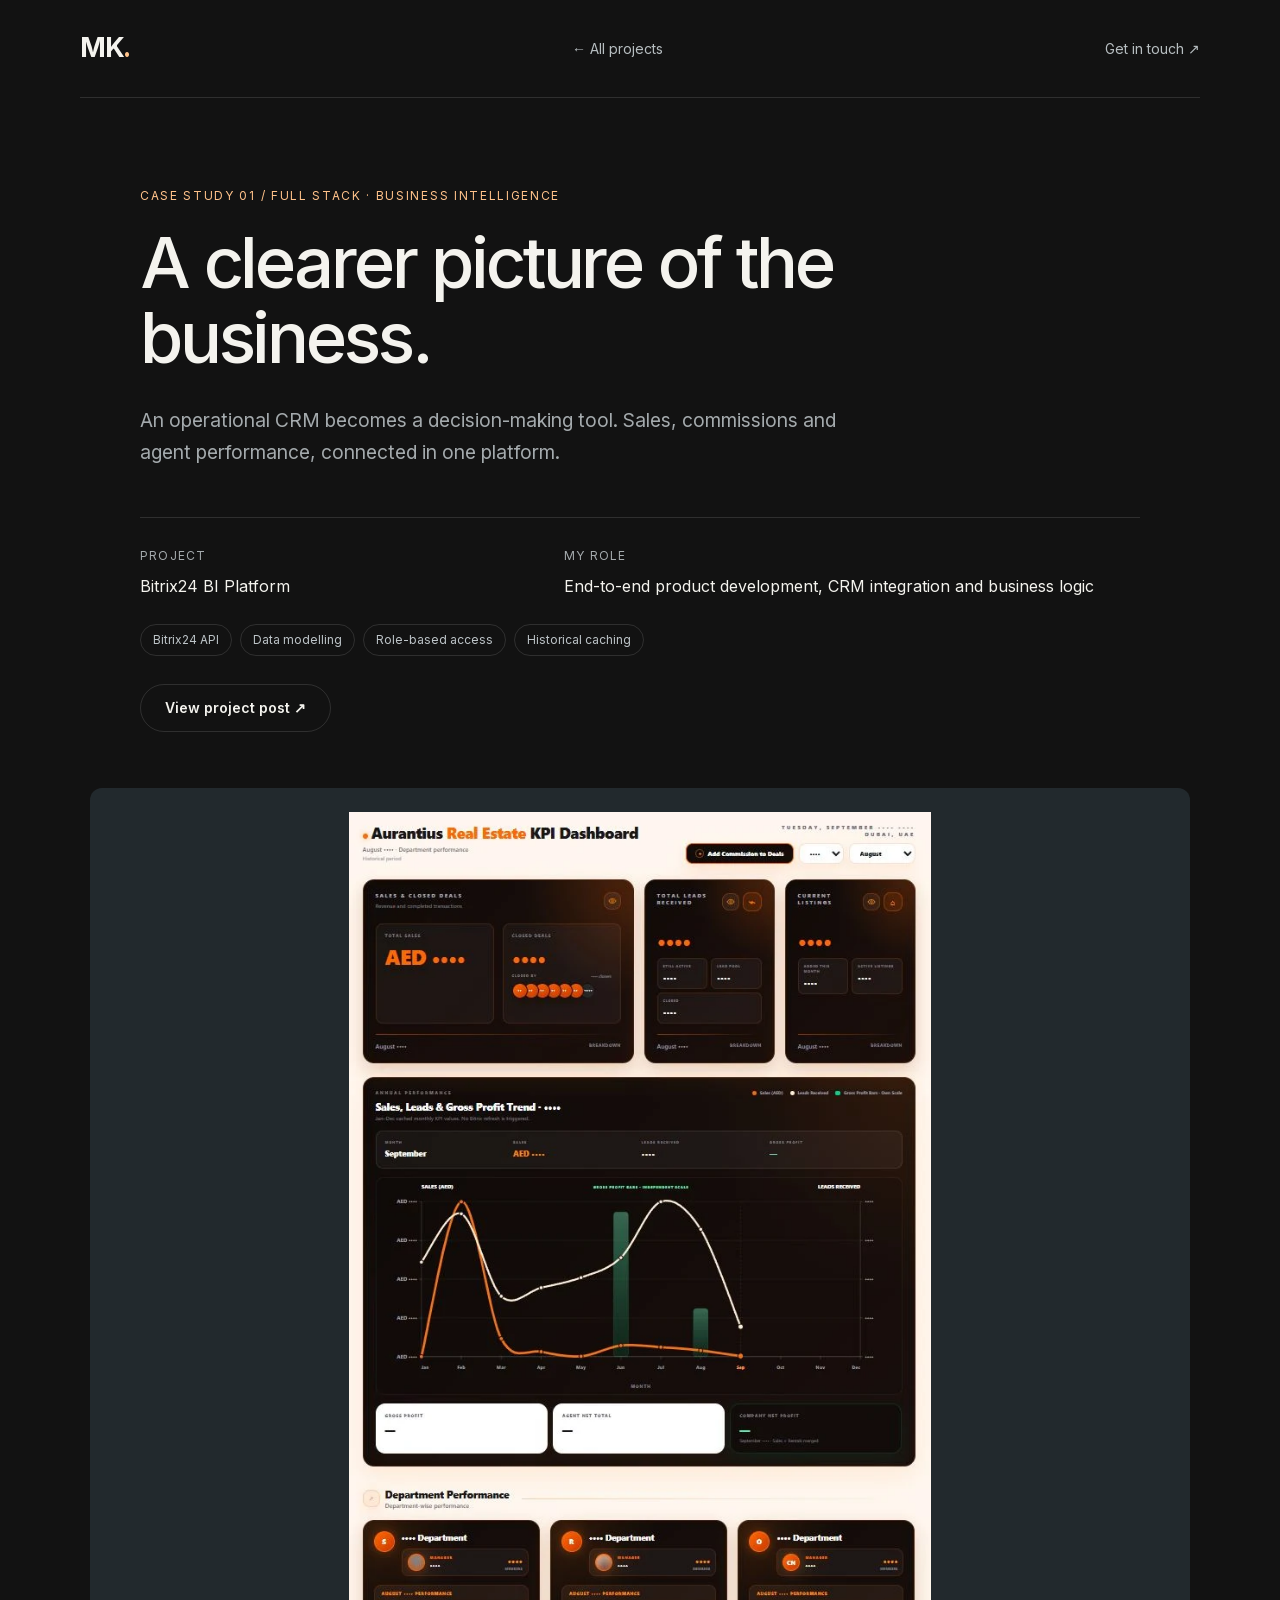
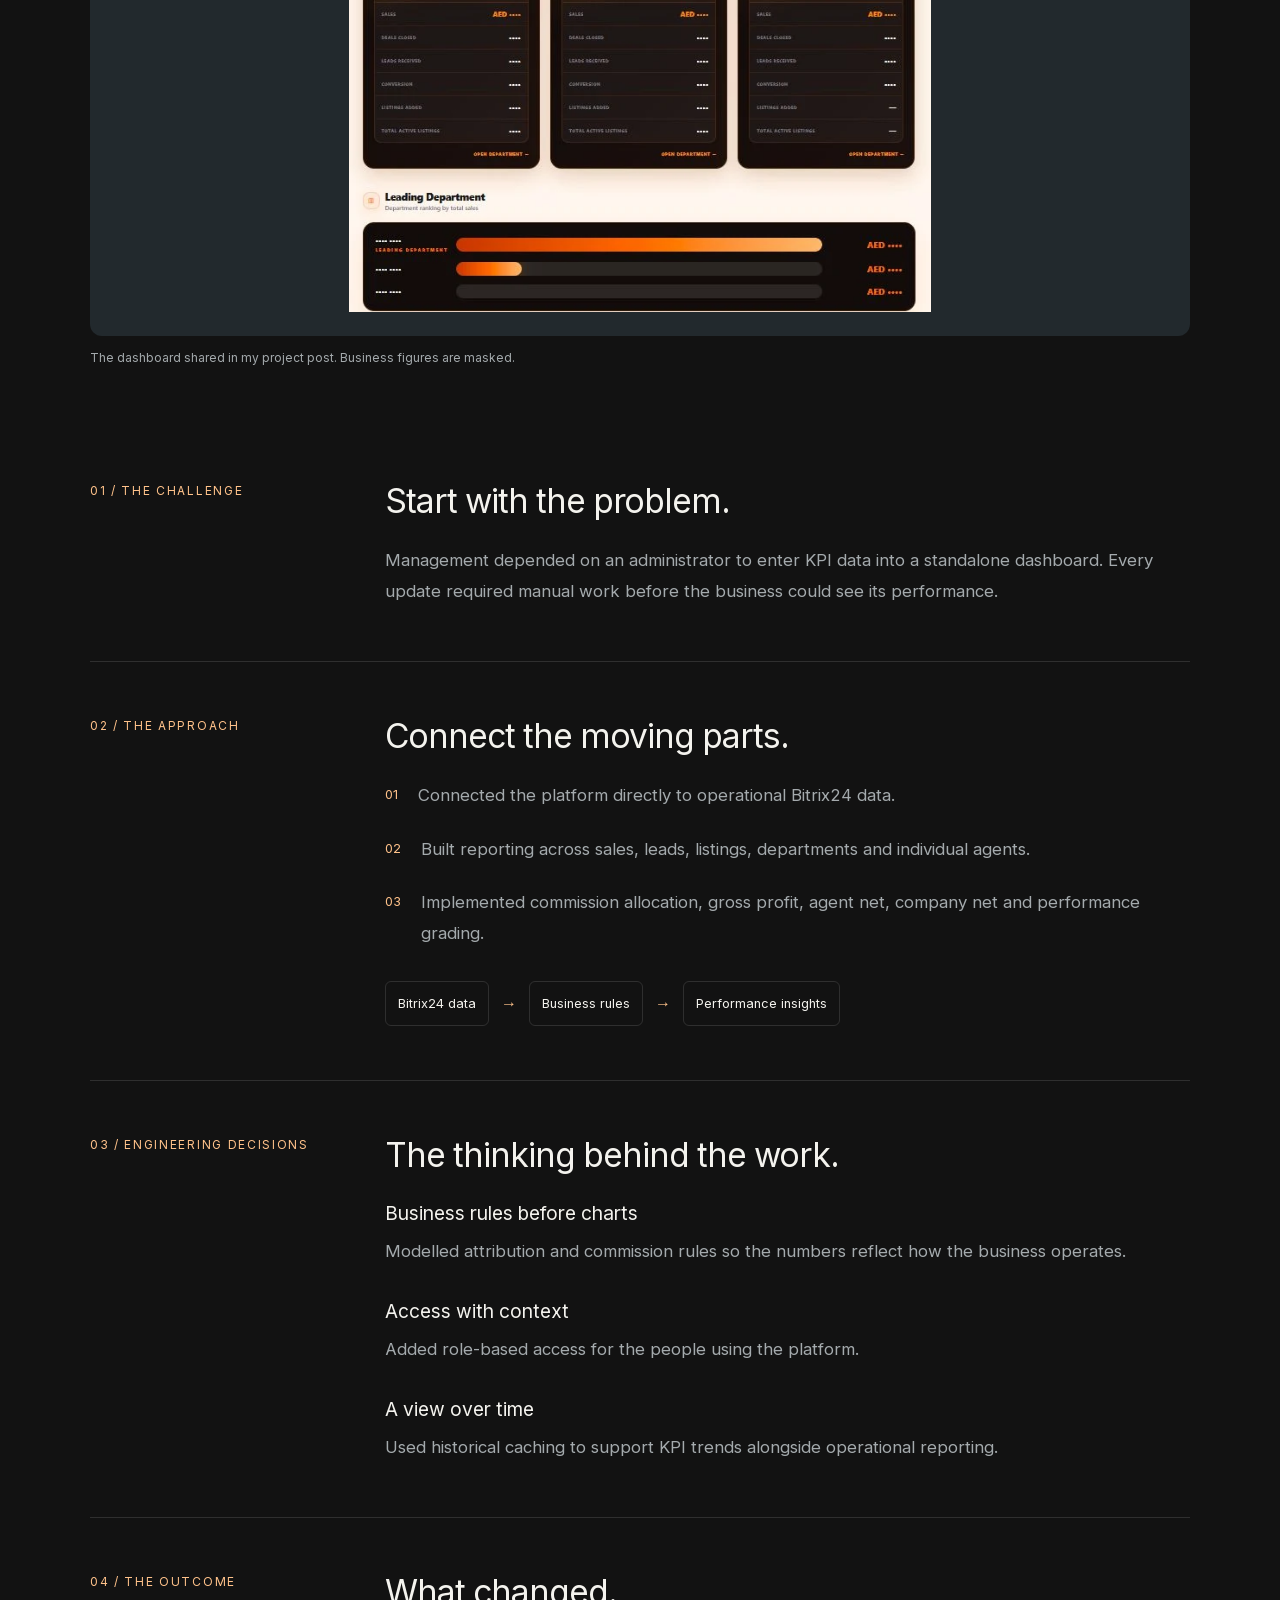
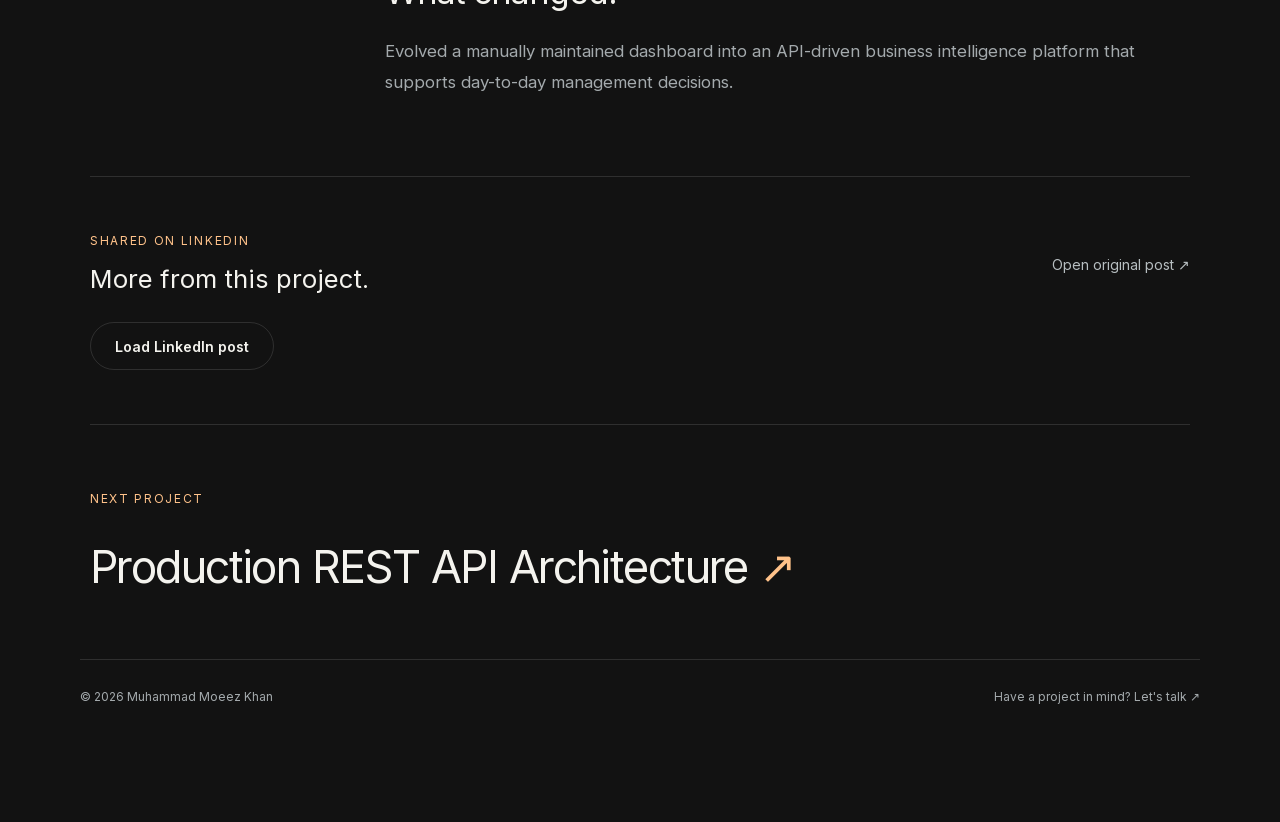
<file: work/business-intelligence/index.html>
<!DOCTYPE html><html lang="en"><head><meta charSet="utf-8"/><meta name="viewport" content="width=device-width, initial-scale=1"/><link rel="preload" as="image" href="/projects/bi-dashboard.webp" fetchPriority="high"/><link rel="stylesheet" href="/_next/static/css/9abb3c31a46985ae.css" data-precedence="next"/><link rel="preload" as="script" fetchPriority="low" href="/_next/static/chunks/webpack-37161725f88ba0d6.js"/><script src="/_next/static/chunks/fd9d1056-b11b2651f33aae7f.js" async=""></script><script src="/_next/static/chunks/117-e173c366e2bfd494.js" async=""></script><script src="/_next/static/chunks/main-app-817b34caf7a14b42.js" async=""></script><script src="/_next/static/chunks/972-8c0ee6fabcd1342f.js" async=""></script><script src="/_next/static/chunks/878-ba7bfb30e3ad940f.js" async=""></script><script src="/_next/static/chunks/app/work/%5Bslug%5D/page-b2a9511be668a2dd.js" async=""></script><script src="/_next/static/chunks/app/layout-aa2b3c1ed0a6c1d9.js" async=""></script><link rel="preload" href="https://www.googletagmanager.com/gtag/js?id=G-6NVH984ZPP" as="script"/><title>Bitrix24 BI Platform | Moeez Khan</title><meta name="description" content="An operational CRM becomes a decision-making tool. Sales, commissions and agent performance, connected in one platform."/><link rel="canonical" href="https://moeezkhan112.github.io/work/business-intelligence/"/><meta property="og:title" content="Bitrix24 BI Platform"/><meta property="og:description" content="An operational CRM becomes a decision-making tool. Sales, commissions and agent performance, connected in one platform."/><meta property="og:url" content="https://moeezkhan112.github.io/work/business-intelligence/"/><meta property="og:image" content="https://moeezkhan112.github.io/projects/bi-dashboard.webp"/><meta property="og:image:alt" content="Aurantius KPI dashboard with sales, annual trends and department performance"/><meta property="og:type" content="article"/><meta name="twitter:card" content="summary_large_image"/><meta name="twitter:title" content="Bitrix24 BI Platform"/><meta name="twitter:description" content="An operational CRM becomes a decision-making tool. Sales, commissions and agent performance, connected in one platform."/><meta name="twitter:image" content="https://moeezkhan112.github.io/projects/bi-dashboard.webp"/><link rel="shortcut icon" href="/favicon.ico"/><link rel="icon" href="/favicon.ico" type="image/x-icon" sizes="16x16"/><link rel="icon" href="/favicon.ico" sizes="any"/><script src="/_next/static/chunks/polyfills-42372ed130431b0a.js" noModule=""></script></head><body class="__variable_f367f3 antialiased"><script type="application/ld+json">{"@context":"https://schema.org","@type":"Person","name":"Muhammad Moeez Khan","alternateName":["Moeez Khan","moeezkhan112"],"url":"https://moeezkhan112.github.io","email":"moeezkhan392@gmail.com","jobTitle":"Full Stack, DevOps & Automation Engineer","address":{"@type":"PostalAddress","addressLocality":"Dubai","addressCountry":"AE"},"sameAs":["https://www.linkedin.com/in/muhammad-moeezkhan112/","https://github.com/moeezkhan112","https://share.google/CepyTPcQvJP8WayIR","https://himalayas.app/@moeezkhan112","https://about.me/moeezkhan112","https://topmate.io/moeezkhan112","https://linktr.ee/moeezkhan112","https://www.quora.com/profile/Moeez-Khan-170"]}</script><a class="skip-link" href="#main-content">Skip to content</a><main id="main-content" class="case-page case-business-intelligence"><nav class="case-nav section-shell" aria-label="Case study navigation"><a href="/">MK<span class="accent">.</span></a><a class="secondary-link" href="/#projects">← All projects</a><a href="mailto:moeezkhan392@gmail.com" class="secondary-link">Get in touch ↗</a></nav><header class="case-header section-shell"><p class="eyebrow">Case study <!-- -->01<!-- --> / <!-- -->Full Stack · Business Intelligence</p><h1>A clearer picture of the business.</h1><p class="case-lead">An operational CRM becomes a decision-making tool. Sales, commissions and agent performance, connected in one platform.</p><div class="case-facts"><div><span>Project</span><p>Bitrix24 BI Platform</p></div><div><span>My role</span><p>End-to-end product development, CRM integration and business logic</p></div></div><ul class="tag-list"><li>Bitrix24 API</li><li>Data modelling</li><li>Role-based access</li><li>Historical caching</li></ul><div class="case-header-actions"><a class="button button-secondary" href="https://www.linkedin.com/feed/update/urn:li:activity:7503064437088538624/" target="_blank" rel="noopener noreferrer">View project post ↗</a></div></header><figure class="case-figure section-shell"><div class="case-image"><img alt="Aurantius KPI dashboard with sales, annual trends and department performance" fetchPriority="high" width="674" height="1274" decoding="async" data-nimg="1" style="color:transparent" src="/projects/bi-dashboard.webp"/></div><figcaption>The dashboard shared in my project post. Business figures are masked.</figcaption></figure><div class="case-body section-shell"><section class="case-section"><p class="eyebrow">01 / The challenge</p><div><h2>Start with the problem.</h2><p>Management depended on an administrator to enter KPI data into a standalone dashboard. Every update required manual work before the business could see its performance.</p></div></section><section class="case-section"><p class="eyebrow">02 / The approach</p><div><h2>Connect the moving parts.</h2><ol class="approach-list"><li><span>0<!-- -->1</span><p>Connected the platform directly to operational Bitrix24 data.</p></li><li><span>0<!-- -->2</span><p>Built reporting across sales, leads, listings, departments and individual agents.</p></li><li><span>0<!-- -->3</span><p>Implemented commission allocation, gross profit, agent net, company net and performance grading.</p></li></ol><div class="case-flow" aria-label="System flow"><div><strong>Bitrix24 data</strong></div><div><span aria-hidden="true">→</span><strong>Business rules</strong></div><div><span aria-hidden="true">→</span><strong>Performance insights</strong></div></div></div></section><section class="case-section"><p class="eyebrow">03 / Engineering decisions</p><div><h2>The thinking behind the work.</h2><div class="decision-list"><div><h3>Business rules before charts</h3><p>Modelled attribution and commission rules so the numbers reflect how the business operates.</p></div><div><h3>Access with context</h3><p>Added role-based access for the people using the platform.</p></div><div><h3>A view over time</h3><p>Used historical caching to support KPI trends alongside operational reporting.</p></div></div></div></section><section class="case-section"><p class="eyebrow">04<!-- --> / The outcome</p><div><h2>What changed.</h2><p>Evolved a manually maintained dashboard into an API-driven business intelligence platform that supports day-to-day management decisions.</p><div class="case-downloads"></div></div></section><div class="linkedin-block"><div class="linkedin-heading"><div><p class="eyebrow">Shared on LinkedIn</p><h3>More from this project.</h3></div><a class="secondary-link" href="https://www.linkedin.com/feed/update/urn:li:activity:7503064437088538624/" target="_blank" rel="noopener noreferrer">Open original post ↗</a></div><button class="button button-secondary" aria-expanded="false" aria-controls="linkedin-preview">Load LinkedIn post</button></div><a class="next-project" href="/work/production-rest-api/"><span class="eyebrow">Next project</span><span>Production REST API Architecture<!-- --> <span class="accent">↗</span></span></a></div><footer class="site-footer section-shell"><span>© <!-- -->2026<!-- --> Muhammad Moeez Khan</span><a href="/#contact">Have a project in mind? Let&#x27;s talk ↗</a></footer></main><script src="/_next/static/chunks/webpack-37161725f88ba0d6.js" async=""></script><script>(self.__next_f=self.__next_f||[]).push([0]);self.__next_f.push([2,null])</script><script>self.__next_f.push([1,"1:HL[\"/_next/static/css/9abb3c31a46985ae.css\",\"style\"]\n"])</script><script>self.__next_f.push([1,"2:I[2846,[],\"\"]\n4:I[2972,[\"972\",\"static/chunks/972-8c0ee6fabcd1342f.js\",\"878\",\"static/chunks/878-ba7bfb30e3ad940f.js\",\"798\",\"static/chunks/app/work/%5Bslug%5D/page-b2a9511be668a2dd.js\"],\"\"]\n5:I[5878,[\"972\",\"static/chunks/972-8c0ee6fabcd1342f.js\",\"878\",\"static/chunks/878-ba7bfb30e3ad940f.js\",\"798\",\"static/chunks/app/work/%5Bslug%5D/page-b2a9511be668a2dd.js\"],\"Image\"]\n6:I[139,[\"972\",\"static/chunks/972-8c0ee6fabcd1342f.js\",\"878\",\"static/chunks/878-ba7bfb30e3ad940f.js\",\"798\",\"static/chunks/app/work/%5Bslug%5D/page-b2a9511be668a2dd.js\"],\"default\"]\n7:I[4707,[],\"\"]\n9:I[6423,[],\"\"]\na:I[8003,[\"185\",\"static/chunks/app/layout-aa2b3c1ed0a6c1d9.js\"],\"\"]\nc:I[1060,[],\"\"]\n8:[\"slug\",\"business-intelligence\",\"d\"]\nd:[]\n"])</script><script>self.__next_f.push([1,"0:[\"$\",\"$L2\",null,{\"buildId\":\"H6RDfJB7LSri-ATPPsySA\",\"assetPrefix\":\"\",\"urlParts\":[\"\",\"work\",\"business-intelligence\",\"\"],\"initialTree\":[\"\",{\"children\":[\"work\",{\"children\":[[\"slug\",\"business-intelligence\",\"d\"],{\"children\":[\"__PAGE__?{\\\"slug\\\":\\\"business-intelligence\\\"}\",{}]}]}]},\"$undefined\",\"$undefined\",true],\"initialSeedData\":[\"\",{\"children\":[\"work\",{\"children\":[[\"slug\",\"business-intelligence\",\"d\"],{\"children\":[\"__PAGE__\",{},[[\"$L3\",[\"$\",\"main\",null,{\"id\":\"main-content\",\"className\":\"case-page case-business-intelligence\",\"children\":[[\"$\",\"nav\",null,{\"className\":\"case-nav section-shell\",\"aria-label\":\"Case study navigation\",\"children\":[[\"$\",\"$L4\",null,{\"href\":\"/\",\"children\":[\"MK\",[\"$\",\"span\",null,{\"className\":\"accent\",\"children\":\".\"}]]}],[\"$\",\"$L4\",null,{\"href\":\"/#projects\",\"className\":\"secondary-link\",\"children\":\"← All projects\"}],[\"$\",\"a\",null,{\"href\":\"mailto:moeezkhan392@gmail.com\",\"className\":\"secondary-link\",\"children\":\"Get in touch ↗\"}]]}],[\"$\",\"header\",null,{\"className\":\"case-header section-shell\",\"children\":[[\"$\",\"p\",null,{\"className\":\"eyebrow\",\"children\":[\"Case study \",\"01\",\" / \",\"Full Stack · Business Intelligence\"]}],[\"$\",\"h1\",null,{\"children\":\"A clearer picture of the business.\"}],[\"$\",\"p\",null,{\"className\":\"case-lead\",\"children\":\"An operational CRM becomes a decision-making tool. Sales, commissions and agent performance, connected in one platform.\"}],[\"$\",\"div\",null,{\"className\":\"case-facts\",\"children\":[[\"$\",\"div\",null,{\"children\":[[\"$\",\"span\",null,{\"children\":\"Project\"}],[\"$\",\"p\",null,{\"children\":\"Bitrix24 BI Platform\"}]]}],[\"$\",\"div\",null,{\"children\":[[\"$\",\"span\",null,{\"children\":\"My role\"}],[\"$\",\"p\",null,{\"children\":\"End-to-end product development, CRM integration and business logic\"}]]}]]}],[\"$\",\"ul\",null,{\"className\":\"tag-list\",\"children\":[[\"$\",\"li\",\"Bitrix24 API\",{\"children\":\"Bitrix24 API\"}],[\"$\",\"li\",\"Data modelling\",{\"children\":\"Data modelling\"}],[\"$\",\"li\",\"Role-based access\",{\"children\":\"Role-based access\"}],[\"$\",\"li\",\"Historical caching\",{\"children\":\"Historical caching\"}]]}],[\"$\",\"div\",null,{\"className\":\"case-header-actions\",\"children\":[\"$undefined\",[\"$\",\"a\",null,{\"className\":\"button button-secondary\",\"href\":\"https://www.linkedin.com/feed/update/urn:li:activity:7503064437088538624/\",\"target\":\"_blank\",\"rel\":\"noopener noreferrer\",\"children\":\"View project post ↗\"}]]}]]}],[\"$\",\"figure\",null,{\"className\":\"case-figure section-shell\",\"children\":[[\"$\",\"div\",null,{\"className\":\"case-image\",\"children\":[\"$\",\"$L5\",null,{\"src\":\"/projects/bi-dashboard.webp\",\"alt\":\"Aurantius KPI dashboard with sales, annual trends and department performance\",\"width\":674,\"height\":1274,\"sizes\":\"(max-width: 767px) 100vw, 1100px\",\"priority\":true}]}],[\"$\",\"figcaption\",null,{\"children\":\"The dashboard shared in my project post. Business figures are masked.\"}]]}],[\"$\",\"div\",null,{\"className\":\"case-body section-shell\",\"children\":[[\"$\",\"section\",null,{\"className\":\"case-section\",\"children\":[[\"$\",\"p\",null,{\"className\":\"eyebrow\",\"children\":\"01 / The challenge\"}],[\"$\",\"div\",null,{\"children\":[[\"$\",\"h2\",null,{\"children\":\"Start with the problem.\"}],[\"$\",\"p\",null,{\"children\":\"Management depended on an administrator to enter KPI data into a standalone dashboard. Every update required manual work before the business could see its performance.\"}],\"$undefined\"]}]]}],[\"$\",\"section\",null,{\"className\":\"case-section\",\"children\":[[\"$\",\"p\",null,{\"className\":\"eyebrow\",\"children\":\"02 / The approach\"}],[\"$\",\"div\",null,{\"children\":[[\"$\",\"h2\",null,{\"children\":\"Connect the moving parts.\"}],[\"$\",\"ol\",null,{\"className\":\"approach-list\",\"children\":[[\"$\",\"li\",\"Connected the platform directly to operational Bitrix24 data.\",{\"children\":[[\"$\",\"span\",null,{\"children\":[\"0\",1]}],[\"$\",\"p\",null,{\"children\":\"Connected the platform directly to operational Bitrix24 data.\"}]]}],[\"$\",\"li\",\"Built reporting across sales, leads, listings, departments and individual agents.\",{\"children\":[[\"$\",\"span\",null,{\"children\":[\"0\",2]}],[\"$\",\"p\",null,{\"children\":\"Built reporting across sales, leads, listings, departments and individual agents.\"}]]}],[\"$\",\"li\",\"Implemented commission allocation, gross profit, agent net, company net and performance grading.\",{\"children\":[[\"$\",\"span\",null,{\"children\":[\"0\",3]}],[\"$\",\"p\",null,{\"children\":\"Implemented commission allocation, gross profit, agent net, company net and performance grading.\"}]]}]]}],[\"$\",\"div\",null,{\"className\":\"case-flow\",\"aria-label\":\"System flow\",\"children\":[[\"$\",\"div\",\"Bitrix24 data\",{\"children\":[false,[\"$\",\"strong\",null,{\"children\":\"Bitrix24 data\"}]]}],[\"$\",\"div\",\"Business rules\",{\"children\":[[\"$\",\"span\",null,{\"aria-hidden\":\"true\",\"children\":\"→\"}],[\"$\",\"strong\",null,{\"children\":\"Business rules\"}]]}],[\"$\",\"div\",\"Performance insights\",{\"children\":[[\"$\",\"span\",null,{\"aria-hidden\":\"true\",\"children\":\"→\"}],[\"$\",\"strong\",null,{\"children\":\"Performance insights\"}]]}]]}]]}]]}],[\"$\",\"section\",null,{\"className\":\"case-section\",\"children\":[[\"$\",\"p\",null,{\"className\":\"eyebrow\",\"children\":\"03 / Engineering decisions\"}],[\"$\",\"div\",null,{\"children\":[[\"$\",\"h2\",null,{\"children\":\"The thinking behind the work.\"}],[\"$\",\"div\",null,{\"className\":\"decision-list\",\"children\":[[\"$\",\"div\",\"Business rules before charts\",{\"children\":[[\"$\",\"h3\",null,{\"children\":\"Business rules before charts\"}],[\"$\",\"p\",null,{\"children\":\"Modelled attribution and commission rules so the numbers reflect how the business operates.\"}]]}],[\"$\",\"div\",\"Access with context\",{\"children\":[[\"$\",\"h3\",null,{\"children\":\"Access with context\"}],[\"$\",\"p\",null,{\"children\":\"Added role-based access for the people using the platform.\"}]]}],[\"$\",\"div\",\"A view over time\",{\"children\":[[\"$\",\"h3\",null,{\"children\":\"A view over time\"}],[\"$\",\"p\",null,{\"children\":\"Used historical caching to support KPI trends alongside operational reporting.\"}]]}]]}]]}]]}],\"$undefined\",\"$undefined\",\"$undefined\",[\"$\",\"section\",null,{\"className\":\"case-section\",\"children\":[[\"$\",\"p\",null,{\"className\":\"eyebrow\",\"children\":[\"04\",\" / The outcome\"]}],[\"$\",\"div\",null,{\"children\":[[\"$\",\"h2\",null,{\"children\":\"What changed.\"}],[\"$\",\"p\",null,{\"children\":\"Evolved a manually maintained dashboard into an API-driven business intelligence platform that supports day-to-day management decisions.\"}],\"$undefined\",\"$undefined\",[\"$\",\"div\",null,{\"className\":\"case-downloads\",\"children\":[\"$undefined\",\"$undefined\",\"$undefined\"]}]]}]]}],[\"$\",\"$L6\",null,{\"urn\":\"urn:li:share:7503064434018246656\",\"url\":\"https://www.linkedin.com/feed/update/urn:li:activity:7503064437088538624/\",\"title\":\"Bitrix24 BI Platform\",\"height\":1321}],[\"$\",\"$L4\",null,{\"className\":\"next-project\",\"href\":\"/work/production-rest-api/\",\"children\":[[\"$\",\"span\",null,{\"className\":\"eyebrow\",\"children\":\"Next project\"}],[\"$\",\"span\",null,{\"children\":[\"Production REST API Architecture\",\" \",[\"$\",\"span\",null,{\"className\":\"accent\",\"children\":\"↗\"}]]}]]}]]}],[\"$\",\"footer\",null,{\"className\":\"site-footer section-shell\",\"children\":[[\"$\",\"span\",null,{\"children\":[\"© \",2026,\" Muhammad Moeez Khan\"]}],[\"$\",\"$L4\",null,{\"href\":\"/#contact\",\"children\":\"Have a project in mind? Let's talk ↗\"}]]}]]}],null],null],null]},[null,[\"$\",\"$L7\",null,{\"parallelRouterKey\":\"children\",\"segmentPath\":[\"children\",\"work\",\"children\",\"$8\",\"children\"],\"error\":\"$undefined\",\"errorStyles\":\"$undefined\",\"errorScripts\":\"$undefined\",\"template\":[\"$\",\"$L9\",null,{}],\"templateStyles\":\"$undefined\",\"templateScripts\":\"$undefined\",\"notFound\":\"$undefined\",\"notFoundStyles\":\"$undefined\"}]],null]},[null,[\"$\",\"$L7\",null,{\"parallelRouterKey\":\"children\",\"segmentPath\":[\"children\",\"work\",\"children\"],\"error\":\"$undefined\",\"errorStyles\":\"$undefined\",\"errorScripts\":\"$undefined\",\"template\":[\"$\",\"$L9\",null,{}],\"templateStyles\":\"$undefined\",\"templateScripts\":\"$undefined\",\"notFound\":\"$undefined\",\"notFoundStyles\":\"$undefined\"}]],null]},[[[[\"$\",\"link\",\"0\",{\"rel\":\"stylesheet\",\"href\":\"/_next/static/css/9abb3c31a46985ae.css\",\"precedence\":\"next\",\"crossOrigin\":\"$undefined\"}]],[\"$\",\"html\",null,{\"lang\":\"en\",\"children\":[\"$\",\"body\",null,{\"className\":\"__variable_f367f3 antialiased\",\"children\":[[\"$\",\"script\",null,{\"type\":\"application/ld+json\",\"dangerouslySetInnerHTML\":{\"__html\":\"{\\\"@context\\\":\\\"https://schema.org\\\",\\\"@type\\\":\\\"Person\\\",\\\"name\\\":\\\"Muhammad Moeez Khan\\\",\\\"alternateName\\\":[\\\"Moeez Khan\\\",\\\"moeezkhan112\\\"],\\\"url\\\":\\\"https://moeezkhan112.github.io\\\",\\\"email\\\":\\\"moeezkhan392@gmail.com\\\",\\\"jobTitle\\\":\\\"Full Stack, DevOps \u0026 Automation Engineer\\\",\\\"address\\\":{\\\"@type\\\":\\\"PostalAddress\\\",\\\"addressLocality\\\":\\\"Dubai\\\",\\\"addressCountry\\\":\\\"AE\\\"},\\\"sameAs\\\":[\\\"https://www.linkedin.com/in/muhammad-moeezkhan112/\\\",\\\"https://github.com/moeezkhan112\\\",\\\"https://share.google/CepyTPcQvJP8WayIR\\\",\\\"https://himalayas.app/@moeezkhan112\\\",\\\"https://about.me/moeezkhan112\\\",\\\"https://topmate.io/moeezkhan112\\\",\\\"https://linktr.ee/moeezkhan112\\\",\\\"https://www.quora.com/profile/Moeez-Khan-170\\\"]}\"}}],[\"$\",\"a\",null,{\"className\":\"skip-link\",\"href\":\"#main-content\",\"children\":\"Skip to content\"}],[\"$\",\"$L7\",null,{\"parallelRouterKey\":\"children\",\"segmentPath\":[\"children\"],\"error\":\"$undefined\",\"errorStyles\":\"$undefined\",\"errorScripts\":\"$undefined\",\"template\":[\"$\",\"$L9\",null,{}],\"templateStyles\":\"$undefined\",\"templateScripts\":\"$undefined\",\"notFound\":[\"$\",\"main\",null,{\"id\":\"main-content\",\"className\":\"section-shell min-h-screen flex flex-col justify-center py-24\",\"children\":[[\"$\",\"p\",null,{\"className\":\"eyebrow\",\"children\":\"404 / A different direction\"}],[\"$\",\"h1\",null,{\"className\":\"text-4xl md:text-6xl font-medium tracking-tight mb-6\",\"children\":\"This page isn’t here.\"}],[\"$\",\"p\",null,{\"className\":\"muted max-w-lg leading-relaxed mb-8\",\"children\":\"The link may have changed. Explore my projects or head back to the portfolio.\"}],[\"$\",\"div\",null,{\"className\":\"flex flex-wrap gap-3\",\"children\":[[\"$\",\"$L4\",null,{\"href\":\"/#projects\",\"className\":\"button\",\"children\":\"Explore the work ↗\"}],[\"$\",\"$L4\",null,{\"href\":\"/\",\"className\":\"button button-secondary\",\"children\":\"Back to home\"}]]}]]}],\"notFoundStyles\":[]}],[\"$\",\"$La\",null,{\"src\":\"https://www.googletagmanager.com/gtag/js?id=G-6NVH984ZPP\",\"strategy\":\"afterInteractive\"}],[\"$\",\"$La\",null,{\"id\":\"ga4-init\",\"strategy\":\"afterInteractive\",\"children\":\"\\n            window.dataLayer = window.dataLayer || [];\\n            function gtag(){ window.dataLayer.push(arguments); }\\n            window.gtag = gtag;\\n            gtag('js', new Date());\\n            gtag('config', 'G-6NVH984ZPP', {\\n              send_page_view: true\\n            });\\n          \"}]]}]}]],null],null],\"couldBeIntercepted\":false,\"initialHead\":[null,\"$Lb\"],\"globalErrorComponent\":\"$c\",\"missingSlots\":\"$Wd\"}]\n"])</script><script>self.__next_f.push([1,"b:[[\"$\",\"meta\",\"0\",{\"name\":\"viewport\",\"content\":\"width=device-width, initial-scale=1\"}],[\"$\",\"meta\",\"1\",{\"charSet\":\"utf-8\"}],[\"$\",\"title\",\"2\",{\"children\":\"Bitrix24 BI Platform | Moeez Khan\"}],[\"$\",\"meta\",\"3\",{\"name\":\"description\",\"content\":\"An operational CRM becomes a decision-making tool. Sales, commissions and agent performance, connected in one platform.\"}],[\"$\",\"link\",\"4\",{\"rel\":\"canonical\",\"href\":\"https://moeezkhan112.github.io/work/business-intelligence/\"}],[\"$\",\"meta\",\"5\",{\"property\":\"og:title\",\"content\":\"Bitrix24 BI Platform\"}],[\"$\",\"meta\",\"6\",{\"property\":\"og:description\",\"content\":\"An operational CRM becomes a decision-making tool. Sales, commissions and agent performance, connected in one platform.\"}],[\"$\",\"meta\",\"7\",{\"property\":\"og:url\",\"content\":\"https://moeezkhan112.github.io/work/business-intelligence/\"}],[\"$\",\"meta\",\"8\",{\"property\":\"og:image\",\"content\":\"https://moeezkhan112.github.io/projects/bi-dashboard.webp\"}],[\"$\",\"meta\",\"9\",{\"property\":\"og:image:alt\",\"content\":\"Aurantius KPI dashboard with sales, annual trends and department performance\"}],[\"$\",\"meta\",\"10\",{\"property\":\"og:type\",\"content\":\"article\"}],[\"$\",\"meta\",\"11\",{\"name\":\"twitter:card\",\"content\":\"summary_large_image\"}],[\"$\",\"meta\",\"12\",{\"name\":\"twitter:title\",\"content\":\"Bitrix24 BI Platform\"}],[\"$\",\"meta\",\"13\",{\"name\":\"twitter:description\",\"content\":\"An operational CRM becomes a decision-making tool. Sales, commissions and agent performance, connected in one platform.\"}],[\"$\",\"meta\",\"14\",{\"name\":\"twitter:image\",\"content\":\"https://moeezkhan112.github.io/projects/bi-dashboard.webp\"}],[\"$\",\"link\",\"15\",{\"rel\":\"shortcut icon\",\"href\":\"/favicon.ico\"}],[\"$\",\"link\",\"16\",{\"rel\":\"icon\",\"href\":\"/favicon.ico\",\"type\":\"image/x-icon\",\"sizes\":\"16x16\"}],[\"$\",\"link\",\"17\",{\"rel\":\"icon\",\"href\":\"/favicon.ico\",\"sizes\":\"any\"}]]\n3:null\n"])</script></body></html>
</file>
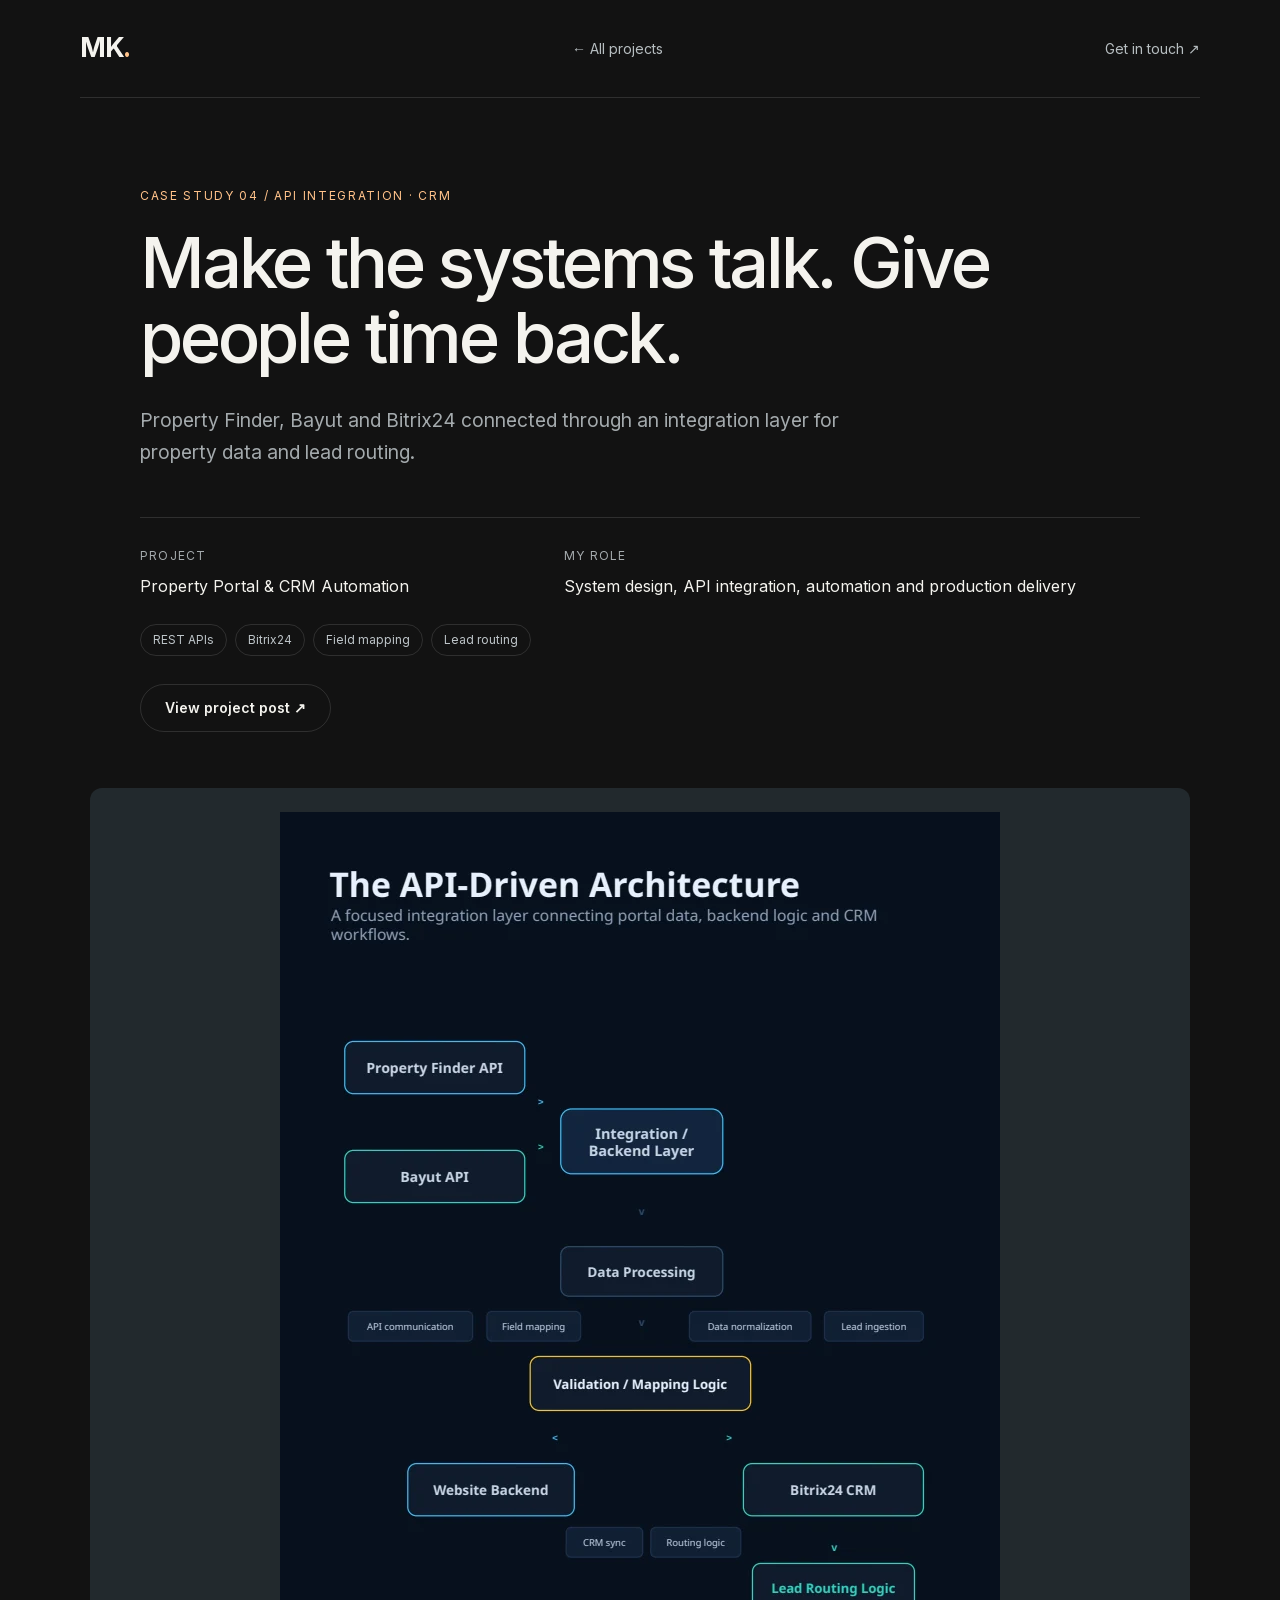
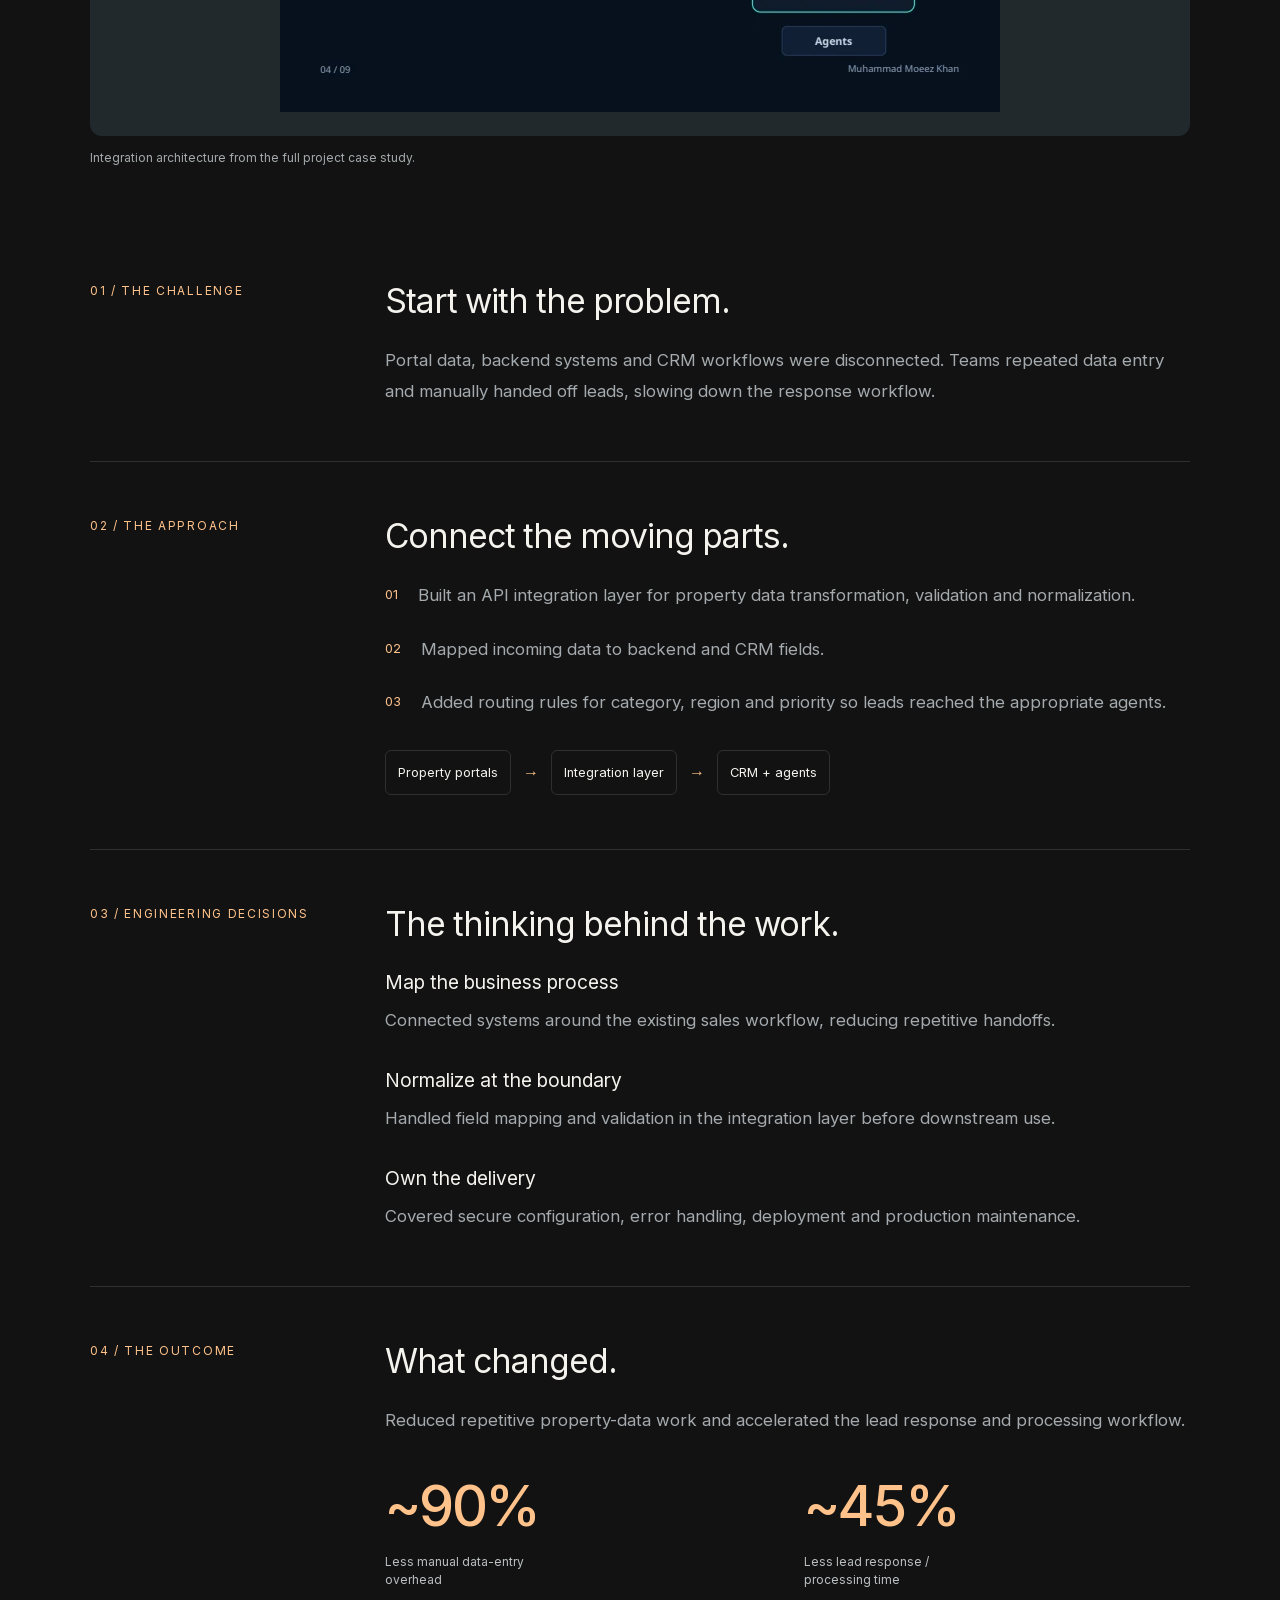
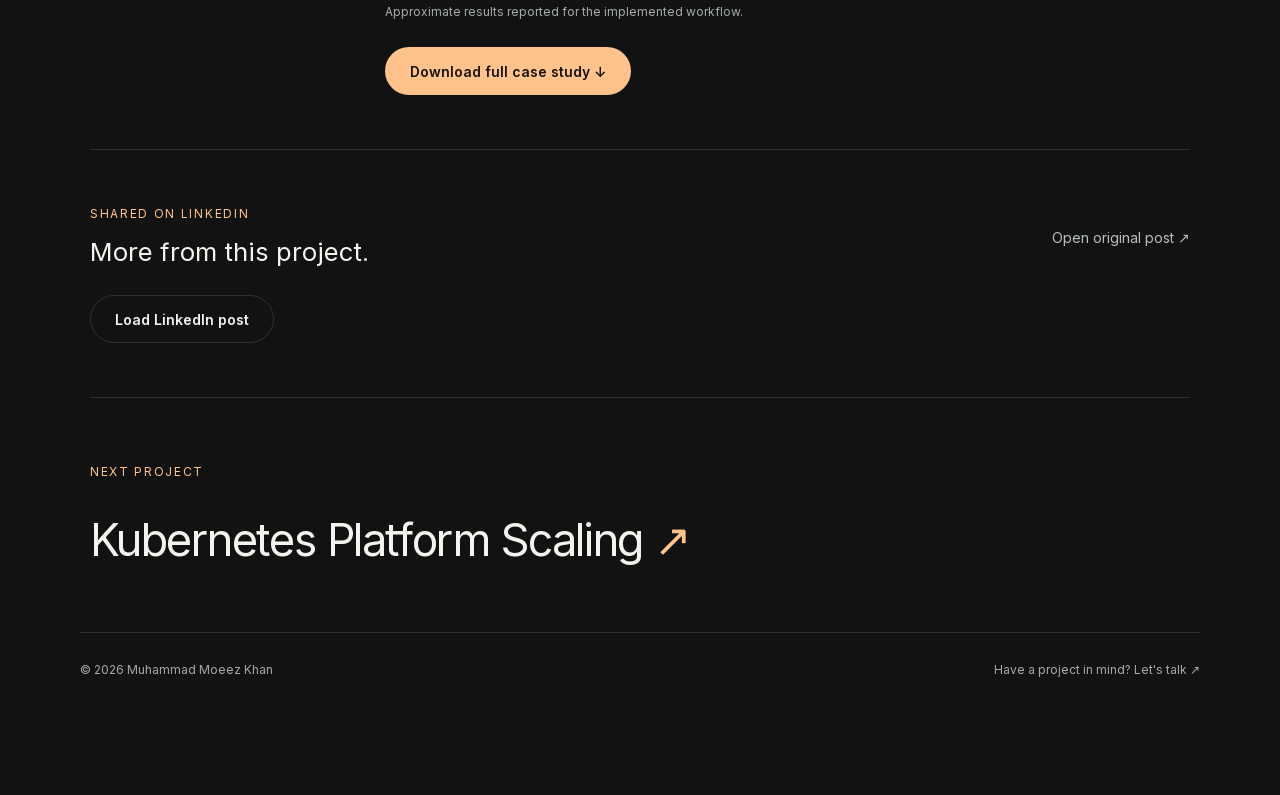
<file: work/crm-automation/index.html>
<!DOCTYPE html><html lang="en"><head><meta charSet="utf-8"/><meta name="viewport" content="width=device-width, initial-scale=1"/><link rel="preload" as="image" href="/projects/crm-architecture.webp" fetchPriority="high"/><link rel="stylesheet" href="/_next/static/css/9abb3c31a46985ae.css" data-precedence="next"/><link rel="preload" as="script" fetchPriority="low" href="/_next/static/chunks/webpack-37161725f88ba0d6.js"/><script src="/_next/static/chunks/fd9d1056-b11b2651f33aae7f.js" async=""></script><script src="/_next/static/chunks/117-e173c366e2bfd494.js" async=""></script><script src="/_next/static/chunks/main-app-817b34caf7a14b42.js" async=""></script><script src="/_next/static/chunks/972-8c0ee6fabcd1342f.js" async=""></script><script src="/_next/static/chunks/878-ba7bfb30e3ad940f.js" async=""></script><script src="/_next/static/chunks/app/work/%5Bslug%5D/page-b2a9511be668a2dd.js" async=""></script><script src="/_next/static/chunks/app/layout-aa2b3c1ed0a6c1d9.js" async=""></script><link rel="preload" href="https://www.googletagmanager.com/gtag/js?id=G-6NVH984ZPP" as="script"/><title>Property Portal &amp; CRM Automation | Moeez Khan</title><meta name="description" content="Property Finder, Bayut and Bitrix24 connected through an integration layer for property data and lead routing."/><link rel="canonical" href="https://moeezkhan112.github.io/work/crm-automation/"/><meta property="og:title" content="Property Portal &amp; CRM Automation"/><meta property="og:description" content="Property Finder, Bayut and Bitrix24 connected through an integration layer for property data and lead routing."/><meta property="og:url" content="https://moeezkhan112.github.io/work/crm-automation/"/><meta property="og:image" content="https://moeezkhan112.github.io/projects/crm-architecture.webp"/><meta property="og:image:alt" content="Property Finder and Bayut API architecture connecting backend validation, Bitrix24 and agents"/><meta property="og:type" content="article"/><meta name="twitter:card" content="summary_large_image"/><meta name="twitter:title" content="Property Portal &amp; CRM Automation"/><meta name="twitter:description" content="Property Finder, Bayut and Bitrix24 connected through an integration layer for property data and lead routing."/><meta name="twitter:image" content="https://moeezkhan112.github.io/projects/crm-architecture.webp"/><link rel="shortcut icon" href="/favicon.ico"/><link rel="icon" href="/favicon.ico" type="image/x-icon" sizes="16x16"/><link rel="icon" href="/favicon.ico" sizes="any"/><script src="/_next/static/chunks/polyfills-42372ed130431b0a.js" noModule=""></script></head><body class="__variable_f367f3 antialiased"><script type="application/ld+json">{"@context":"https://schema.org","@type":"Person","name":"Muhammad Moeez Khan","alternateName":["Moeez Khan","moeezkhan112"],"url":"https://moeezkhan112.github.io","email":"moeezkhan392@gmail.com","jobTitle":"Full Stack, DevOps & Automation Engineer","address":{"@type":"PostalAddress","addressLocality":"Dubai","addressCountry":"AE"},"sameAs":["https://www.linkedin.com/in/muhammad-moeezkhan112/","https://github.com/moeezkhan112","https://share.google/CepyTPcQvJP8WayIR","https://himalayas.app/@moeezkhan112","https://about.me/moeezkhan112","https://topmate.io/moeezkhan112","https://linktr.ee/moeezkhan112","https://www.quora.com/profile/Moeez-Khan-170"]}</script><a class="skip-link" href="#main-content">Skip to content</a><main id="main-content" class="case-page case-crm-automation"><nav class="case-nav section-shell" aria-label="Case study navigation"><a href="/">MK<span class="accent">.</span></a><a class="secondary-link" href="/#projects">← All projects</a><a href="mailto:moeezkhan392@gmail.com" class="secondary-link">Get in touch ↗</a></nav><header class="case-header section-shell"><p class="eyebrow">Case study <!-- -->04<!-- --> / <!-- -->API Integration · CRM</p><h1>Make the systems talk. Give people time back.</h1><p class="case-lead">Property Finder, Bayut and Bitrix24 connected through an integration layer for property data and lead routing.</p><div class="case-facts"><div><span>Project</span><p>Property Portal &amp; CRM Automation</p></div><div><span>My role</span><p>System design, API integration, automation and production delivery</p></div></div><ul class="tag-list"><li>REST APIs</li><li>Bitrix24</li><li>Field mapping</li><li>Lead routing</li></ul><div class="case-header-actions"><a class="button button-secondary" href="https://www.linkedin.com/feed/update/urn:li:activity:7503722142883024897/" target="_blank" rel="noopener noreferrer">View project post ↗</a></div></header><figure class="case-figure section-shell"><div class="case-image"><img alt="Property Finder and Bayut API architecture connecting backend validation, Bitrix24 and agents" fetchPriority="high" width="720" height="900" decoding="async" data-nimg="1" style="color:transparent" src="/projects/crm-architecture.webp"/></div><figcaption>Integration architecture from the full project case study.</figcaption></figure><div class="case-body section-shell"><section class="case-section"><p class="eyebrow">01 / The challenge</p><div><h2>Start with the problem.</h2><p>Portal data, backend systems and CRM workflows were disconnected. Teams repeated data entry and manually handed off leads, slowing down the response workflow.</p></div></section><section class="case-section"><p class="eyebrow">02 / The approach</p><div><h2>Connect the moving parts.</h2><ol class="approach-list"><li><span>0<!-- -->1</span><p>Built an API integration layer for property data transformation, validation and normalization.</p></li><li><span>0<!-- -->2</span><p>Mapped incoming data to backend and CRM fields.</p></li><li><span>0<!-- -->3</span><p>Added routing rules for category, region and priority so leads reached the appropriate agents.</p></li></ol><div class="case-flow" aria-label="System flow"><div><strong>Property portals</strong></div><div><span aria-hidden="true">→</span><strong>Integration layer</strong></div><div><span aria-hidden="true">→</span><strong>CRM + agents</strong></div></div></div></section><section class="case-section"><p class="eyebrow">03 / Engineering decisions</p><div><h2>The thinking behind the work.</h2><div class="decision-list"><div><h3>Map the business process</h3><p>Connected systems around the existing sales workflow, reducing repetitive handoffs.</p></div><div><h3>Normalize at the boundary</h3><p>Handled field mapping and validation in the integration layer before downstream use.</p></div><div><h3>Own the delivery</h3><p>Covered secure configuration, error handling, deployment and production maintenance.</p></div></div></div></section><section class="case-section"><p class="eyebrow">04<!-- --> / The outcome</p><div><h2>What changed.</h2><p>Reduced repetitive property-data work and accelerated the lead response and processing workflow.</p><div class="project-metrics case-metrics"><div><strong>~90%</strong><span>Less manual data-entry overhead</span></div><div><strong>~45%</strong><span>Less lead response / processing time</span></div></div><p class="metric-note">Approximate results reported for the implemented workflow.</p><div class="case-downloads"><a href="/case-studies/property_portal_crm_case_study_carousel.pdf" class="button" download="">Download full case study ↓</a></div></div></section><div class="linkedin-block"><div class="linkedin-heading"><div><p class="eyebrow">Shared on LinkedIn</p><h3>More from this project.</h3></div><a class="secondary-link" href="https://www.linkedin.com/feed/update/urn:li:activity:7503722142883024897/" target="_blank" rel="noopener noreferrer">Open original post ↗</a></div><button class="button button-secondary" aria-expanded="false" aria-controls="linkedin-preview">Load LinkedIn post</button></div><a class="next-project" href="/work/platform-scaling/"><span class="eyebrow">Next project</span><span>Kubernetes Platform Scaling<!-- --> <span class="accent">↗</span></span></a></div><footer class="site-footer section-shell"><span>© <!-- -->2026<!-- --> Muhammad Moeez Khan</span><a href="/#contact">Have a project in mind? Let&#x27;s talk ↗</a></footer></main><script src="/_next/static/chunks/webpack-37161725f88ba0d6.js" async=""></script><script>(self.__next_f=self.__next_f||[]).push([0]);self.__next_f.push([2,null])</script><script>self.__next_f.push([1,"1:HL[\"/_next/static/css/9abb3c31a46985ae.css\",\"style\"]\n"])</script><script>self.__next_f.push([1,"2:I[2846,[],\"\"]\n4:I[2972,[\"972\",\"static/chunks/972-8c0ee6fabcd1342f.js\",\"878\",\"static/chunks/878-ba7bfb30e3ad940f.js\",\"798\",\"static/chunks/app/work/%5Bslug%5D/page-b2a9511be668a2dd.js\"],\"\"]\n5:I[5878,[\"972\",\"static/chunks/972-8c0ee6fabcd1342f.js\",\"878\",\"static/chunks/878-ba7bfb30e3ad940f.js\",\"798\",\"static/chunks/app/work/%5Bslug%5D/page-b2a9511be668a2dd.js\"],\"Image\"]\n6:I[139,[\"972\",\"static/chunks/972-8c0ee6fabcd1342f.js\",\"878\",\"static/chunks/878-ba7bfb30e3ad940f.js\",\"798\",\"static/chunks/app/work/%5Bslug%5D/page-b2a9511be668a2dd.js\"],\"default\"]\n7:I[4707,[],\"\"]\n9:I[6423,[],\"\"]\na:I[8003,[\"185\",\"static/chunks/app/layout-aa2b3c1ed0a6c1d9.js\"],\"\"]\nc:I[1060,[],\"\"]\n8:[\"slug\",\"crm-automation\",\"d\"]\nd:[]\n"])</script><script>self.__next_f.push([1,"0:[\"$\",\"$L2\",null,{\"buildId\":\"H6RDfJB7LSri-ATPPsySA\",\"assetPrefix\":\"\",\"urlParts\":[\"\",\"work\",\"crm-automation\",\"\"],\"initialTree\":[\"\",{\"children\":[\"work\",{\"children\":[[\"slug\",\"crm-automation\",\"d\"],{\"children\":[\"__PAGE__?{\\\"slug\\\":\\\"crm-automation\\\"}\",{}]}]}]},\"$undefined\",\"$undefined\",true],\"initialSeedData\":[\"\",{\"children\":[\"work\",{\"children\":[[\"slug\",\"crm-automation\",\"d\"],{\"children\":[\"__PAGE__\",{},[[\"$L3\",[\"$\",\"main\",null,{\"id\":\"main-content\",\"className\":\"case-page case-crm-automation\",\"children\":[[\"$\",\"nav\",null,{\"className\":\"case-nav section-shell\",\"aria-label\":\"Case study navigation\",\"children\":[[\"$\",\"$L4\",null,{\"href\":\"/\",\"children\":[\"MK\",[\"$\",\"span\",null,{\"className\":\"accent\",\"children\":\".\"}]]}],[\"$\",\"$L4\",null,{\"href\":\"/#projects\",\"className\":\"secondary-link\",\"children\":\"← All projects\"}],[\"$\",\"a\",null,{\"href\":\"mailto:moeezkhan392@gmail.com\",\"className\":\"secondary-link\",\"children\":\"Get in touch ↗\"}]]}],[\"$\",\"header\",null,{\"className\":\"case-header section-shell\",\"children\":[[\"$\",\"p\",null,{\"className\":\"eyebrow\",\"children\":[\"Case study \",\"04\",\" / \",\"API Integration · CRM\"]}],[\"$\",\"h1\",null,{\"children\":\"Make the systems talk. Give people time back.\"}],[\"$\",\"p\",null,{\"className\":\"case-lead\",\"children\":\"Property Finder, Bayut and Bitrix24 connected through an integration layer for property data and lead routing.\"}],[\"$\",\"div\",null,{\"className\":\"case-facts\",\"children\":[[\"$\",\"div\",null,{\"children\":[[\"$\",\"span\",null,{\"children\":\"Project\"}],[\"$\",\"p\",null,{\"children\":\"Property Portal \u0026 CRM Automation\"}]]}],[\"$\",\"div\",null,{\"children\":[[\"$\",\"span\",null,{\"children\":\"My role\"}],[\"$\",\"p\",null,{\"children\":\"System design, API integration, automation and production delivery\"}]]}]]}],[\"$\",\"ul\",null,{\"className\":\"tag-list\",\"children\":[[\"$\",\"li\",\"REST APIs\",{\"children\":\"REST APIs\"}],[\"$\",\"li\",\"Bitrix24\",{\"children\":\"Bitrix24\"}],[\"$\",\"li\",\"Field mapping\",{\"children\":\"Field mapping\"}],[\"$\",\"li\",\"Lead routing\",{\"children\":\"Lead routing\"}]]}],[\"$\",\"div\",null,{\"className\":\"case-header-actions\",\"children\":[\"$undefined\",[\"$\",\"a\",null,{\"className\":\"button button-secondary\",\"href\":\"https://www.linkedin.com/feed/update/urn:li:activity:7503722142883024897/\",\"target\":\"_blank\",\"rel\":\"noopener noreferrer\",\"children\":\"View project post ↗\"}]]}]]}],[\"$\",\"figure\",null,{\"className\":\"case-figure section-shell\",\"children\":[[\"$\",\"div\",null,{\"className\":\"case-image\",\"children\":[\"$\",\"$L5\",null,{\"src\":\"/projects/crm-architecture.webp\",\"alt\":\"Property Finder and Bayut API architecture connecting backend validation, Bitrix24 and agents\",\"width\":720,\"height\":900,\"sizes\":\"(max-width: 767px) 100vw, 1100px\",\"priority\":true}]}],[\"$\",\"figcaption\",null,{\"children\":\"Integration architecture from the full project case study.\"}]]}],[\"$\",\"div\",null,{\"className\":\"case-body section-shell\",\"children\":[[\"$\",\"section\",null,{\"className\":\"case-section\",\"children\":[[\"$\",\"p\",null,{\"className\":\"eyebrow\",\"children\":\"01 / The challenge\"}],[\"$\",\"div\",null,{\"children\":[[\"$\",\"h2\",null,{\"children\":\"Start with the problem.\"}],[\"$\",\"p\",null,{\"children\":\"Portal data, backend systems and CRM workflows were disconnected. Teams repeated data entry and manually handed off leads, slowing down the response workflow.\"}],\"$undefined\"]}]]}],[\"$\",\"section\",null,{\"className\":\"case-section\",\"children\":[[\"$\",\"p\",null,{\"className\":\"eyebrow\",\"children\":\"02 / The approach\"}],[\"$\",\"div\",null,{\"children\":[[\"$\",\"h2\",null,{\"children\":\"Connect the moving parts.\"}],[\"$\",\"ol\",null,{\"className\":\"approach-list\",\"children\":[[\"$\",\"li\",\"Built an API integration layer for property data transformation, validation and normalization.\",{\"children\":[[\"$\",\"span\",null,{\"children\":[\"0\",1]}],[\"$\",\"p\",null,{\"children\":\"Built an API integration layer for property data transformation, validation and normalization.\"}]]}],[\"$\",\"li\",\"Mapped incoming data to backend and CRM fields.\",{\"children\":[[\"$\",\"span\",null,{\"children\":[\"0\",2]}],[\"$\",\"p\",null,{\"children\":\"Mapped incoming data to backend and CRM fields.\"}]]}],[\"$\",\"li\",\"Added routing rules for category, region and priority so leads reached the appropriate agents.\",{\"children\":[[\"$\",\"span\",null,{\"children\":[\"0\",3]}],[\"$\",\"p\",null,{\"children\":\"Added routing rules for category, region and priority so leads reached the appropriate agents.\"}]]}]]}],[\"$\",\"div\",null,{\"className\":\"case-flow\",\"aria-label\":\"System flow\",\"children\":[[\"$\",\"div\",\"Property portals\",{\"children\":[false,[\"$\",\"strong\",null,{\"children\":\"Property portals\"}]]}],[\"$\",\"div\",\"Integration layer\",{\"children\":[[\"$\",\"span\",null,{\"aria-hidden\":\"true\",\"children\":\"→\"}],[\"$\",\"strong\",null,{\"children\":\"Integration layer\"}]]}],[\"$\",\"div\",\"CRM + agents\",{\"children\":[[\"$\",\"span\",null,{\"aria-hidden\":\"true\",\"children\":\"→\"}],[\"$\",\"strong\",null,{\"children\":\"CRM + agents\"}]]}]]}]]}]]}],[\"$\",\"section\",null,{\"className\":\"case-section\",\"children\":[[\"$\",\"p\",null,{\"className\":\"eyebrow\",\"children\":\"03 / Engineering decisions\"}],[\"$\",\"div\",null,{\"children\":[[\"$\",\"h2\",null,{\"children\":\"The thinking behind the work.\"}],[\"$\",\"div\",null,{\"className\":\"decision-list\",\"children\":[[\"$\",\"div\",\"Map the business process\",{\"children\":[[\"$\",\"h3\",null,{\"children\":\"Map the business process\"}],[\"$\",\"p\",null,{\"children\":\"Connected systems around the existing sales workflow, reducing repetitive handoffs.\"}]]}],[\"$\",\"div\",\"Normalize at the boundary\",{\"children\":[[\"$\",\"h3\",null,{\"children\":\"Normalize at the boundary\"}],[\"$\",\"p\",null,{\"children\":\"Handled field mapping and validation in the integration layer before downstream use.\"}]]}],[\"$\",\"div\",\"Own the delivery\",{\"children\":[[\"$\",\"h3\",null,{\"children\":\"Own the delivery\"}],[\"$\",\"p\",null,{\"children\":\"Covered secure configuration, error handling, deployment and production maintenance.\"}]]}]]}]]}]]}],\"$undefined\",\"$undefined\",\"$undefined\",[\"$\",\"section\",null,{\"className\":\"case-section\",\"children\":[[\"$\",\"p\",null,{\"className\":\"eyebrow\",\"children\":[\"04\",\" / The outcome\"]}],[\"$\",\"div\",null,{\"children\":[[\"$\",\"h2\",null,{\"children\":\"What changed.\"}],[\"$\",\"p\",null,{\"children\":\"Reduced repetitive property-data work and accelerated the lead response and processing workflow.\"}],[\"$\",\"div\",null,{\"className\":\"project-metrics case-metrics\",\"children\":[[\"$\",\"div\",\"Less manual data-entry overhead\",{\"children\":[[\"$\",\"strong\",null,{\"children\":\"~90%\"}],[\"$\",\"span\",null,{\"children\":\"Less manual data-entry overhead\"}]]}],[\"$\",\"div\",\"Less lead response / processing time\",{\"children\":[[\"$\",\"strong\",null,{\"children\":\"~45%\"}],[\"$\",\"span\",null,{\"children\":\"Less lead response / processing time\"}]]}]]}],[\"$\",\"p\",null,{\"className\":\"metric-note\",\"children\":\"Approximate results reported for the implemented workflow.\"}],[\"$\",\"div\",null,{\"className\":\"case-downloads\",\"children\":[[\"$\",\"a\",null,{\"href\":\"/case-studies/property_portal_crm_case_study_carousel.pdf\",\"className\":\"button\",\"download\":true,\"children\":\"Download full case study ↓\"}],\"$undefined\",\"$undefined\"]}]]}]]}],[\"$\",\"$L6\",null,{\"urn\":\"urn:li:ugcPost:7503361509872410625\",\"url\":\"https://www.linkedin.com/feed/update/urn:li:activity:7503722142883024897/\",\"title\":\"Property Portal \u0026 CRM Automation\",\"height\":869}],[\"$\",\"$L4\",null,{\"className\":\"next-project\",\"href\":\"/work/platform-scaling/\",\"children\":[[\"$\",\"span\",null,{\"className\":\"eyebrow\",\"children\":\"Next project\"}],[\"$\",\"span\",null,{\"children\":[\"Kubernetes Platform Scaling\",\" \",[\"$\",\"span\",null,{\"className\":\"accent\",\"children\":\"↗\"}]]}]]}]]}],[\"$\",\"footer\",null,{\"className\":\"site-footer section-shell\",\"children\":[[\"$\",\"span\",null,{\"children\":[\"© \",2026,\" Muhammad Moeez Khan\"]}],[\"$\",\"$L4\",null,{\"href\":\"/#contact\",\"children\":\"Have a project in mind? Let's talk ↗\"}]]}]]}],null],null],null]},[null,[\"$\",\"$L7\",null,{\"parallelRouterKey\":\"children\",\"segmentPath\":[\"children\",\"work\",\"children\",\"$8\",\"children\"],\"error\":\"$undefined\",\"errorStyles\":\"$undefined\",\"errorScripts\":\"$undefined\",\"template\":[\"$\",\"$L9\",null,{}],\"templateStyles\":\"$undefined\",\"templateScripts\":\"$undefined\",\"notFound\":\"$undefined\",\"notFoundStyles\":\"$undefined\"}]],null]},[null,[\"$\",\"$L7\",null,{\"parallelRouterKey\":\"children\",\"segmentPath\":[\"children\",\"work\",\"children\"],\"error\":\"$undefined\",\"errorStyles\":\"$undefined\",\"errorScripts\":\"$undefined\",\"template\":[\"$\",\"$L9\",null,{}],\"templateStyles\":\"$undefined\",\"templateScripts\":\"$undefined\",\"notFound\":\"$undefined\",\"notFoundStyles\":\"$undefined\"}]],null]},[[[[\"$\",\"link\",\"0\",{\"rel\":\"stylesheet\",\"href\":\"/_next/static/css/9abb3c31a46985ae.css\",\"precedence\":\"next\",\"crossOrigin\":\"$undefined\"}]],[\"$\",\"html\",null,{\"lang\":\"en\",\"children\":[\"$\",\"body\",null,{\"className\":\"__variable_f367f3 antialiased\",\"children\":[[\"$\",\"script\",null,{\"type\":\"application/ld+json\",\"dangerouslySetInnerHTML\":{\"__html\":\"{\\\"@context\\\":\\\"https://schema.org\\\",\\\"@type\\\":\\\"Person\\\",\\\"name\\\":\\\"Muhammad Moeez Khan\\\",\\\"alternateName\\\":[\\\"Moeez Khan\\\",\\\"moeezkhan112\\\"],\\\"url\\\":\\\"https://moeezkhan112.github.io\\\",\\\"email\\\":\\\"moeezkhan392@gmail.com\\\",\\\"jobTitle\\\":\\\"Full Stack, DevOps \u0026 Automation Engineer\\\",\\\"address\\\":{\\\"@type\\\":\\\"PostalAddress\\\",\\\"addressLocality\\\":\\\"Dubai\\\",\\\"addressCountry\\\":\\\"AE\\\"},\\\"sameAs\\\":[\\\"https://www.linkedin.com/in/muhammad-moeezkhan112/\\\",\\\"https://github.com/moeezkhan112\\\",\\\"https://share.google/CepyTPcQvJP8WayIR\\\",\\\"https://himalayas.app/@moeezkhan112\\\",\\\"https://about.me/moeezkhan112\\\",\\\"https://topmate.io/moeezkhan112\\\",\\\"https://linktr.ee/moeezkhan112\\\",\\\"https://www.quora.com/profile/Moeez-Khan-170\\\"]}\"}}],[\"$\",\"a\",null,{\"className\":\"skip-link\",\"href\":\"#main-content\",\"children\":\"Skip to content\"}],[\"$\",\"$L7\",null,{\"parallelRouterKey\":\"children\",\"segmentPath\":[\"children\"],\"error\":\"$undefined\",\"errorStyles\":\"$undefined\",\"errorScripts\":\"$undefined\",\"template\":[\"$\",\"$L9\",null,{}],\"templateStyles\":\"$undefined\",\"templateScripts\":\"$undefined\",\"notFound\":[\"$\",\"main\",null,{\"id\":\"main-content\",\"className\":\"section-shell min-h-screen flex flex-col justify-center py-24\",\"children\":[[\"$\",\"p\",null,{\"className\":\"eyebrow\",\"children\":\"404 / A different direction\"}],[\"$\",\"h1\",null,{\"className\":\"text-4xl md:text-6xl font-medium tracking-tight mb-6\",\"children\":\"This page isn’t here.\"}],[\"$\",\"p\",null,{\"className\":\"muted max-w-lg leading-relaxed mb-8\",\"children\":\"The link may have changed. Explore my projects or head back to the portfolio.\"}],[\"$\",\"div\",null,{\"className\":\"flex flex-wrap gap-3\",\"children\":[[\"$\",\"$L4\",null,{\"href\":\"/#projects\",\"className\":\"button\",\"children\":\"Explore the work ↗\"}],[\"$\",\"$L4\",null,{\"href\":\"/\",\"className\":\"button button-secondary\",\"children\":\"Back to home\"}]]}]]}],\"notFoundStyles\":[]}],[\"$\",\"$La\",null,{\"src\":\"https://www.googletagmanager.com/gtag/js?id=G-6NVH984ZPP\",\"strategy\":\"afterInteractive\"}],[\"$\",\"$La\",null,{\"id\":\"ga4-init\",\"strategy\":\"afterInteractive\",\"children\":\"\\n            window.dataLayer = window.dataLayer || [];\\n            function gtag(){ window.dataLayer.push(arguments); }\\n            window.gtag = gtag;\\n            gtag('js', new Date());\\n            gtag('config', 'G-6NVH984ZPP', {\\n              send_page_view: true\\n            });\\n          \"}]]}]}]],null],null],\"couldBeIntercepted\":false,\"initialHead\":[null,\"$Lb\"],\"globalErrorComponent\":\"$c\",\"missingSlots\":\"$Wd\"}]\n"])</script><script>self.__next_f.push([1,"b:[[\"$\",\"meta\",\"0\",{\"name\":\"viewport\",\"content\":\"width=device-width, initial-scale=1\"}],[\"$\",\"meta\",\"1\",{\"charSet\":\"utf-8\"}],[\"$\",\"title\",\"2\",{\"children\":\"Property Portal \u0026 CRM Automation | Moeez Khan\"}],[\"$\",\"meta\",\"3\",{\"name\":\"description\",\"content\":\"Property Finder, Bayut and Bitrix24 connected through an integration layer for property data and lead routing.\"}],[\"$\",\"link\",\"4\",{\"rel\":\"canonical\",\"href\":\"https://moeezkhan112.github.io/work/crm-automation/\"}],[\"$\",\"meta\",\"5\",{\"property\":\"og:title\",\"content\":\"Property Portal \u0026 CRM Automation\"}],[\"$\",\"meta\",\"6\",{\"property\":\"og:description\",\"content\":\"Property Finder, Bayut and Bitrix24 connected through an integration layer for property data and lead routing.\"}],[\"$\",\"meta\",\"7\",{\"property\":\"og:url\",\"content\":\"https://moeezkhan112.github.io/work/crm-automation/\"}],[\"$\",\"meta\",\"8\",{\"property\":\"og:image\",\"content\":\"https://moeezkhan112.github.io/projects/crm-architecture.webp\"}],[\"$\",\"meta\",\"9\",{\"property\":\"og:image:alt\",\"content\":\"Property Finder and Bayut API architecture connecting backend validation, Bitrix24 and agents\"}],[\"$\",\"meta\",\"10\",{\"property\":\"og:type\",\"content\":\"article\"}],[\"$\",\"meta\",\"11\",{\"name\":\"twitter:card\",\"content\":\"summary_large_image\"}],[\"$\",\"meta\",\"12\",{\"name\":\"twitter:title\",\"content\":\"Property Portal \u0026 CRM Automation\"}],[\"$\",\"meta\",\"13\",{\"name\":\"twitter:description\",\"content\":\"Property Finder, Bayut and Bitrix24 connected through an integration layer for property data and lead routing.\"}],[\"$\",\"meta\",\"14\",{\"name\":\"twitter:image\",\"content\":\"https://moeezkhan112.github.io/projects/crm-architecture.webp\"}],[\"$\",\"link\",\"15\",{\"rel\":\"shortcut icon\",\"href\":\"/favicon.ico\"}],[\"$\",\"link\",\"16\",{\"rel\":\"icon\",\"href\":\"/favicon.ico\",\"type\":\"image/x-icon\",\"sizes\":\"16x16\"}],[\"$\",\"link\",\"17\",{\"rel\":\"icon\",\"href\":\"/favicon.ico\",\"sizes\":\"any\"}]]\n3:null\n"])</script></body></html>
</file>
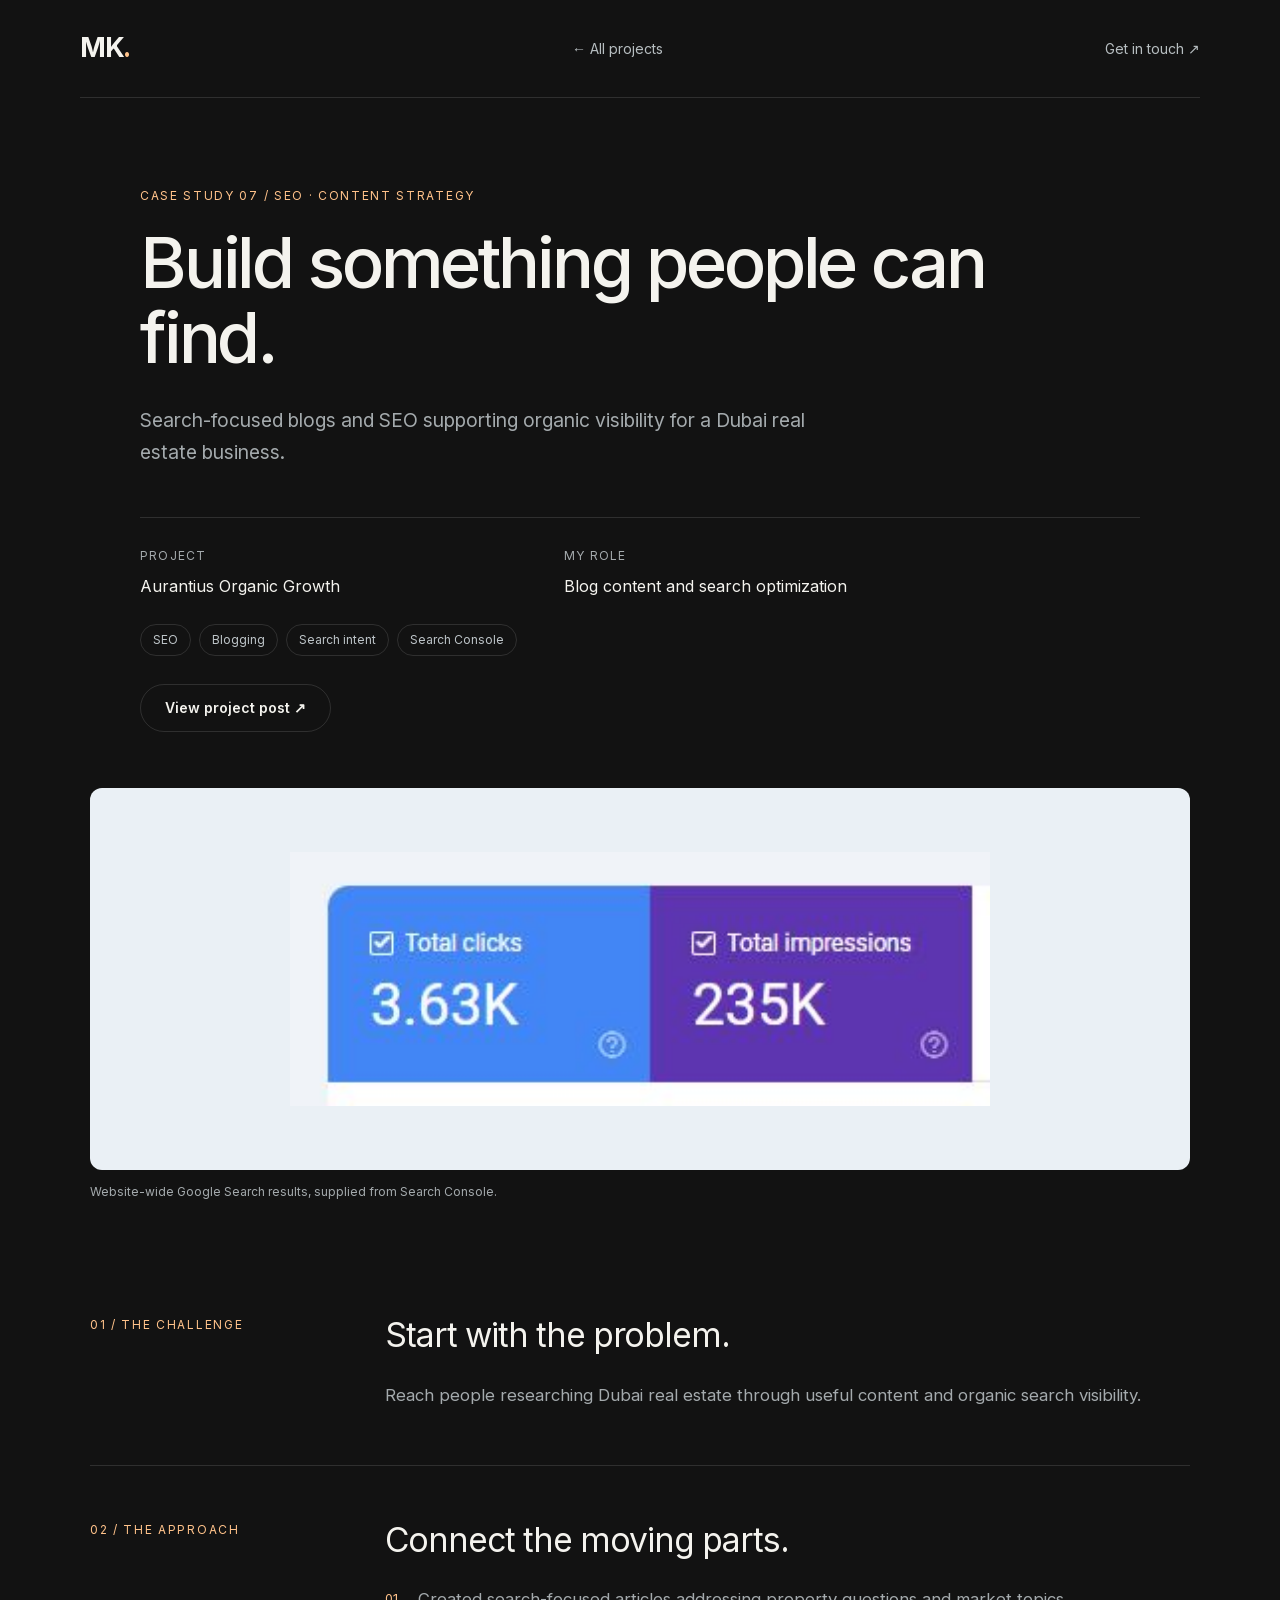
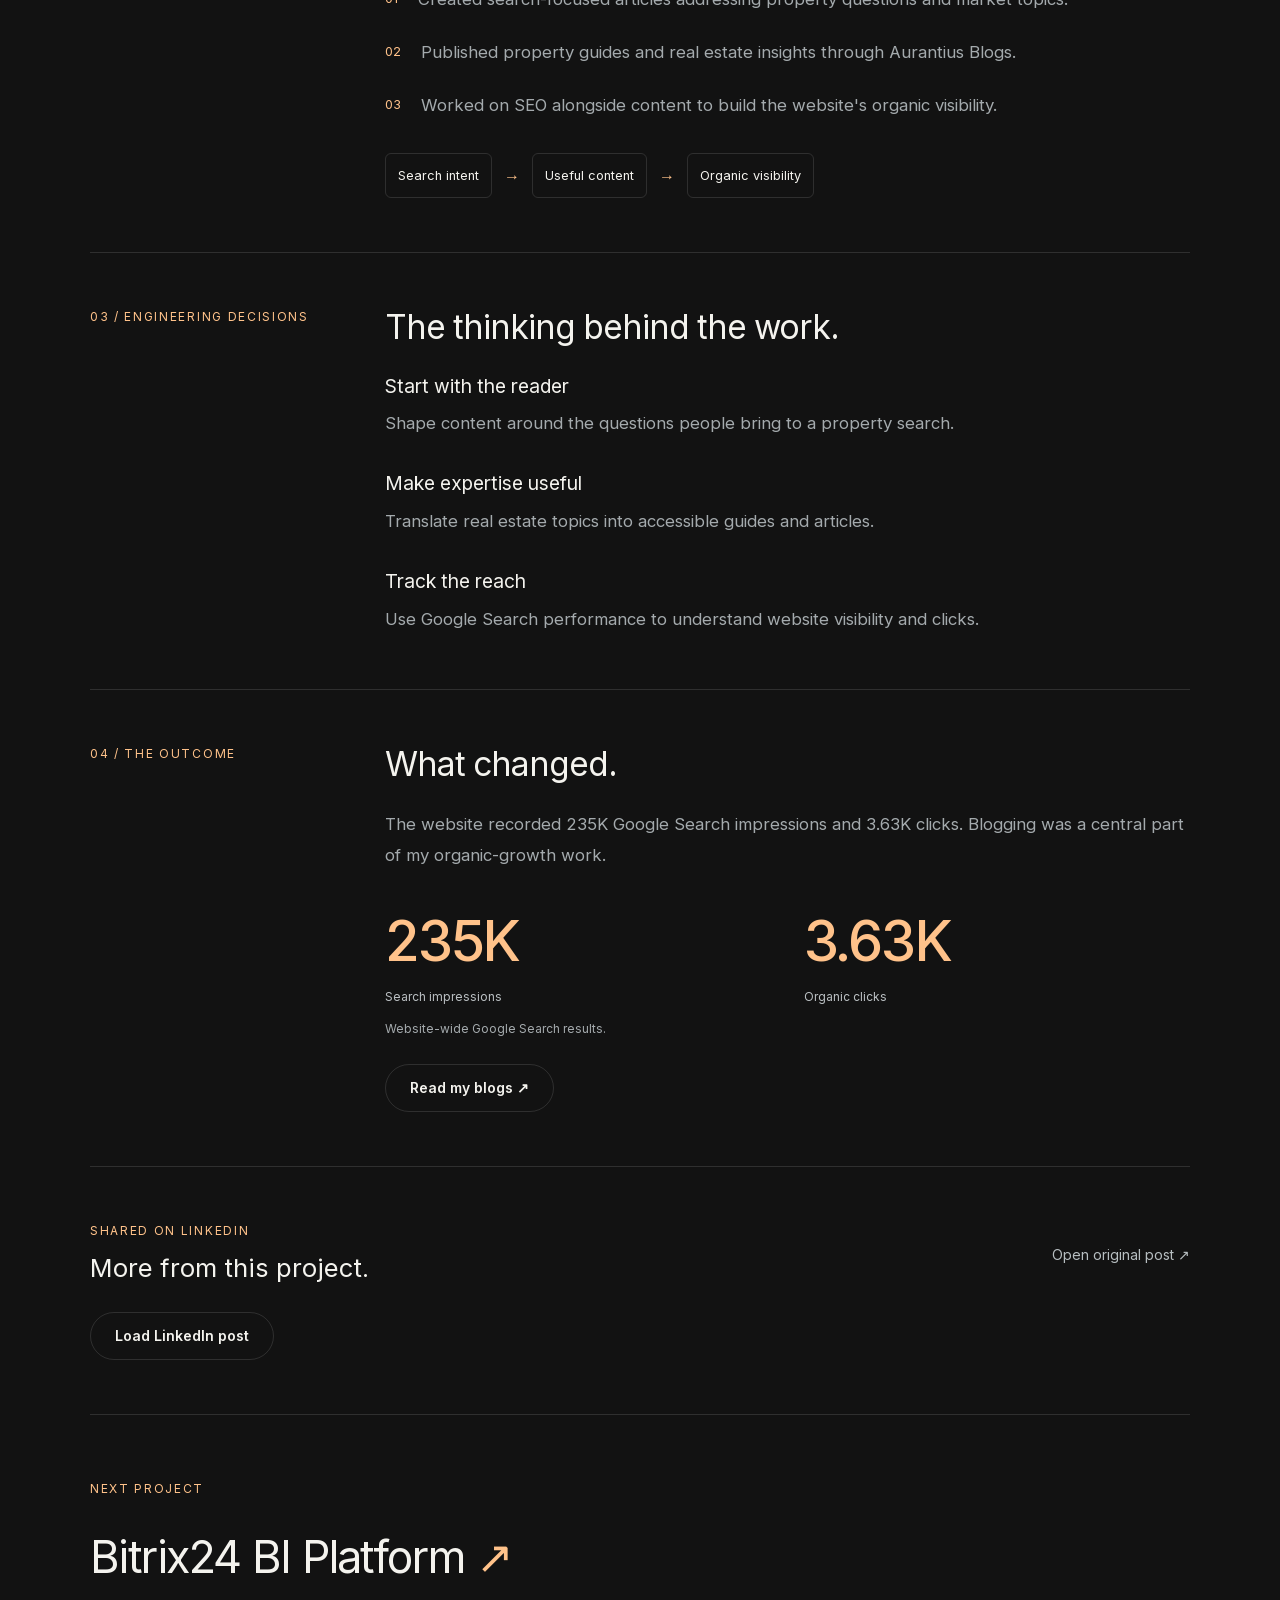
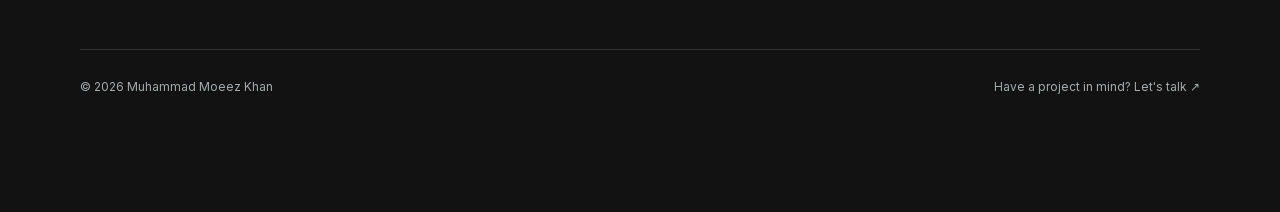
<file: work/organic-growth/index.html>
<!DOCTYPE html><html lang="en"><head><meta charSet="utf-8"/><meta name="viewport" content="width=device-width, initial-scale=1"/><link rel="preload" as="image" href="/projects/search-results.png" fetchPriority="high"/><link rel="stylesheet" href="/_next/static/css/9abb3c31a46985ae.css" data-precedence="next"/><link rel="preload" as="script" fetchPriority="low" href="/_next/static/chunks/webpack-37161725f88ba0d6.js"/><script src="/_next/static/chunks/fd9d1056-b11b2651f33aae7f.js" async=""></script><script src="/_next/static/chunks/117-e173c366e2bfd494.js" async=""></script><script src="/_next/static/chunks/main-app-817b34caf7a14b42.js" async=""></script><script src="/_next/static/chunks/972-8c0ee6fabcd1342f.js" async=""></script><script src="/_next/static/chunks/878-ba7bfb30e3ad940f.js" async=""></script><script src="/_next/static/chunks/app/work/%5Bslug%5D/page-b2a9511be668a2dd.js" async=""></script><script src="/_next/static/chunks/app/layout-aa2b3c1ed0a6c1d9.js" async=""></script><link rel="preload" href="https://www.googletagmanager.com/gtag/js?id=G-6NVH984ZPP" as="script"/><title>Aurantius Organic Growth | Moeez Khan</title><meta name="description" content="Search-focused blogs and SEO supporting organic visibility for a Dubai real estate business."/><link rel="canonical" href="https://moeezkhan112.github.io/work/organic-growth/"/><meta property="og:title" content="Aurantius Organic Growth"/><meta property="og:description" content="Search-focused blogs and SEO supporting organic visibility for a Dubai real estate business."/><meta property="og:url" content="https://moeezkhan112.github.io/work/organic-growth/"/><meta property="og:image" content="https://moeezkhan112.github.io/projects/search-results.png"/><meta property="og:image:alt" content="Google Search Console showing 3.63K clicks and 235K impressions"/><meta property="og:type" content="article"/><meta name="twitter:card" content="summary_large_image"/><meta name="twitter:title" content="Aurantius Organic Growth"/><meta name="twitter:description" content="Search-focused blogs and SEO supporting organic visibility for a Dubai real estate business."/><meta name="twitter:image" content="https://moeezkhan112.github.io/projects/search-results.png"/><link rel="shortcut icon" href="/favicon.ico"/><link rel="icon" href="/favicon.ico" type="image/x-icon" sizes="16x16"/><link rel="icon" href="/favicon.ico" sizes="any"/><script src="/_next/static/chunks/polyfills-42372ed130431b0a.js" noModule=""></script></head><body class="__variable_f367f3 antialiased"><script type="application/ld+json">{"@context":"https://schema.org","@type":"Person","name":"Muhammad Moeez Khan","alternateName":["Moeez Khan","moeezkhan112"],"url":"https://moeezkhan112.github.io","email":"moeezkhan392@gmail.com","jobTitle":"Full Stack, DevOps & Automation Engineer","address":{"@type":"PostalAddress","addressLocality":"Dubai","addressCountry":"AE"},"sameAs":["https://www.linkedin.com/in/muhammad-moeezkhan112/","https://github.com/moeezkhan112","https://share.google/CepyTPcQvJP8WayIR","https://himalayas.app/@moeezkhan112","https://about.me/moeezkhan112","https://topmate.io/moeezkhan112","https://linktr.ee/moeezkhan112","https://www.quora.com/profile/Moeez-Khan-170"]}</script><a class="skip-link" href="#main-content">Skip to content</a><main id="main-content" class="case-page case-organic-growth"><nav class="case-nav section-shell" aria-label="Case study navigation"><a href="/">MK<span class="accent">.</span></a><a class="secondary-link" href="/#projects">← All projects</a><a href="mailto:moeezkhan392@gmail.com" class="secondary-link">Get in touch ↗</a></nav><header class="case-header section-shell"><p class="eyebrow">Case study <!-- -->07<!-- --> / <!-- -->SEO · Content Strategy</p><h1>Build something people can find.</h1><p class="case-lead">Search-focused blogs and SEO supporting organic visibility for a Dubai real estate business.</p><div class="case-facts"><div><span>Project</span><p>Aurantius Organic Growth</p></div><div><span>My role</span><p>Blog content and search optimization</p></div></div><ul class="tag-list"><li>SEO</li><li>Blogging</li><li>Search intent</li><li>Search Console</li></ul><div class="case-header-actions"><a class="button button-secondary" href="https://www.linkedin.com/feed/update/urn:li:activity:7364202902866853888/" target="_blank" rel="noopener noreferrer">View project post ↗</a></div></header><figure class="case-figure section-shell"><div class="case-image"><img alt="Google Search Console showing 3.63K clicks and 235K impressions" fetchPriority="high" width="352" height="128" decoding="async" data-nimg="1" style="color:transparent" src="/projects/search-results.png"/></div><figcaption>Website-wide Google Search results, supplied from Search Console.</figcaption></figure><div class="case-body section-shell"><section class="case-section"><p class="eyebrow">01 / The challenge</p><div><h2>Start with the problem.</h2><p>Reach people researching Dubai real estate through useful content and organic search visibility.</p></div></section><section class="case-section"><p class="eyebrow">02 / The approach</p><div><h2>Connect the moving parts.</h2><ol class="approach-list"><li><span>0<!-- -->1</span><p>Created search-focused articles addressing property questions and market topics.</p></li><li><span>0<!-- -->2</span><p>Published property guides and real estate insights through Aurantius Blogs.</p></li><li><span>0<!-- -->3</span><p>Worked on SEO alongside content to build the website&#x27;s organic visibility.</p></li></ol><div class="case-flow" aria-label="System flow"><div><strong>Search intent</strong></div><div><span aria-hidden="true">→</span><strong>Useful content</strong></div><div><span aria-hidden="true">→</span><strong>Organic visibility</strong></div></div></div></section><section class="case-section"><p class="eyebrow">03 / Engineering decisions</p><div><h2>The thinking behind the work.</h2><div class="decision-list"><div><h3>Start with the reader</h3><p>Shape content around the questions people bring to a property search.</p></div><div><h3>Make expertise useful</h3><p>Translate real estate topics into accessible guides and articles.</p></div><div><h3>Track the reach</h3><p>Use Google Search performance to understand website visibility and clicks.</p></div></div></div></section><section class="case-section"><p class="eyebrow">04<!-- --> / The outcome</p><div><h2>What changed.</h2><p>The website recorded 235K Google Search impressions and 3.63K clicks. Blogging was a central part of my organic-growth work.</p><div class="project-metrics case-metrics"><div><strong>235K</strong><span>Search impressions</span></div><div><strong>3.63K</strong><span>Organic clicks</span></div></div><p class="metric-note">Website-wide Google Search results.</p><div class="case-downloads"><a class="button button-secondary" href="https://aurantius.ae/blogs/" target="_blank" rel="noopener noreferrer">Read my blogs<!-- --> ↗</a></div></div></section><div class="linkedin-block"><div class="linkedin-heading"><div><p class="eyebrow">Shared on LinkedIn</p><h3>More from this project.</h3></div><a class="secondary-link" href="https://www.linkedin.com/feed/update/urn:li:activity:7364202902866853888/" target="_blank" rel="noopener noreferrer">Open original post ↗</a></div><button class="button button-secondary" aria-expanded="false" aria-controls="linkedin-preview">Load LinkedIn post</button></div><a class="next-project" href="/work/business-intelligence/"><span class="eyebrow">Next project</span><span>Bitrix24 BI Platform<!-- --> <span class="accent">↗</span></span></a></div><footer class="site-footer section-shell"><span>© <!-- -->2026<!-- --> Muhammad Moeez Khan</span><a href="/#contact">Have a project in mind? Let&#x27;s talk ↗</a></footer></main><script src="/_next/static/chunks/webpack-37161725f88ba0d6.js" async=""></script><script>(self.__next_f=self.__next_f||[]).push([0]);self.__next_f.push([2,null])</script><script>self.__next_f.push([1,"1:HL[\"/_next/static/css/9abb3c31a46985ae.css\",\"style\"]\n"])</script><script>self.__next_f.push([1,"2:I[2846,[],\"\"]\n4:I[2972,[\"972\",\"static/chunks/972-8c0ee6fabcd1342f.js\",\"878\",\"static/chunks/878-ba7bfb30e3ad940f.js\",\"798\",\"static/chunks/app/work/%5Bslug%5D/page-b2a9511be668a2dd.js\"],\"\"]\n5:I[5878,[\"972\",\"static/chunks/972-8c0ee6fabcd1342f.js\",\"878\",\"static/chunks/878-ba7bfb30e3ad940f.js\",\"798\",\"static/chunks/app/work/%5Bslug%5D/page-b2a9511be668a2dd.js\"],\"Image\"]\n6:I[139,[\"972\",\"static/chunks/972-8c0ee6fabcd1342f.js\",\"878\",\"static/chunks/878-ba7bfb30e3ad940f.js\",\"798\",\"static/chunks/app/work/%5Bslug%5D/page-b2a9511be668a2dd.js\"],\"default\"]\n7:I[4707,[],\"\"]\n9:I[6423,[],\"\"]\na:I[8003,[\"185\",\"static/chunks/app/layout-aa2b3c1ed0a6c1d9.js\"],\"\"]\nc:I[1060,[],\"\"]\n8:[\"slug\",\"organic-growth\",\"d\"]\nd:[]\n"])</script><script>self.__next_f.push([1,"0:[\"$\",\"$L2\",null,{\"buildId\":\"H6RDfJB7LSri-ATPPsySA\",\"assetPrefix\":\"\",\"urlParts\":[\"\",\"work\",\"organic-growth\",\"\"],\"initialTree\":[\"\",{\"children\":[\"work\",{\"children\":[[\"slug\",\"organic-growth\",\"d\"],{\"children\":[\"__PAGE__?{\\\"slug\\\":\\\"organic-growth\\\"}\",{}]}]}]},\"$undefined\",\"$undefined\",true],\"initialSeedData\":[\"\",{\"children\":[\"work\",{\"children\":[[\"slug\",\"organic-growth\",\"d\"],{\"children\":[\"__PAGE__\",{},[[\"$L3\",[\"$\",\"main\",null,{\"id\":\"main-content\",\"className\":\"case-page case-organic-growth\",\"children\":[[\"$\",\"nav\",null,{\"className\":\"case-nav section-shell\",\"aria-label\":\"Case study navigation\",\"children\":[[\"$\",\"$L4\",null,{\"href\":\"/\",\"children\":[\"MK\",[\"$\",\"span\",null,{\"className\":\"accent\",\"children\":\".\"}]]}],[\"$\",\"$L4\",null,{\"href\":\"/#projects\",\"className\":\"secondary-link\",\"children\":\"← All projects\"}],[\"$\",\"a\",null,{\"href\":\"mailto:moeezkhan392@gmail.com\",\"className\":\"secondary-link\",\"children\":\"Get in touch ↗\"}]]}],[\"$\",\"header\",null,{\"className\":\"case-header section-shell\",\"children\":[[\"$\",\"p\",null,{\"className\":\"eyebrow\",\"children\":[\"Case study \",\"07\",\" / \",\"SEO · Content Strategy\"]}],[\"$\",\"h1\",null,{\"children\":\"Build something people can find.\"}],[\"$\",\"p\",null,{\"className\":\"case-lead\",\"children\":\"Search-focused blogs and SEO supporting organic visibility for a Dubai real estate business.\"}],[\"$\",\"div\",null,{\"className\":\"case-facts\",\"children\":[[\"$\",\"div\",null,{\"children\":[[\"$\",\"span\",null,{\"children\":\"Project\"}],[\"$\",\"p\",null,{\"children\":\"Aurantius Organic Growth\"}]]}],[\"$\",\"div\",null,{\"children\":[[\"$\",\"span\",null,{\"children\":\"My role\"}],[\"$\",\"p\",null,{\"children\":\"Blog content and search optimization\"}]]}]]}],[\"$\",\"ul\",null,{\"className\":\"tag-list\",\"children\":[[\"$\",\"li\",\"SEO\",{\"children\":\"SEO\"}],[\"$\",\"li\",\"Blogging\",{\"children\":\"Blogging\"}],[\"$\",\"li\",\"Search intent\",{\"children\":\"Search intent\"}],[\"$\",\"li\",\"Search Console\",{\"children\":\"Search Console\"}]]}],[\"$\",\"div\",null,{\"className\":\"case-header-actions\",\"children\":[\"$undefined\",[\"$\",\"a\",null,{\"className\":\"button button-secondary\",\"href\":\"https://www.linkedin.com/feed/update/urn:li:activity:7364202902866853888/\",\"target\":\"_blank\",\"rel\":\"noopener noreferrer\",\"children\":\"View project post ↗\"}]]}]]}],[\"$\",\"figure\",null,{\"className\":\"case-figure section-shell\",\"children\":[[\"$\",\"div\",null,{\"className\":\"case-image\",\"children\":[\"$\",\"$L5\",null,{\"src\":\"/projects/search-results.png\",\"alt\":\"Google Search Console showing 3.63K clicks and 235K impressions\",\"width\":352,\"height\":128,\"sizes\":\"(max-width: 767px) 100vw, 1100px\",\"priority\":true}]}],[\"$\",\"figcaption\",null,{\"children\":\"Website-wide Google Search results, supplied from Search Console.\"}]]}],[\"$\",\"div\",null,{\"className\":\"case-body section-shell\",\"children\":[[\"$\",\"section\",null,{\"className\":\"case-section\",\"children\":[[\"$\",\"p\",null,{\"className\":\"eyebrow\",\"children\":\"01 / The challenge\"}],[\"$\",\"div\",null,{\"children\":[[\"$\",\"h2\",null,{\"children\":\"Start with the problem.\"}],[\"$\",\"p\",null,{\"children\":\"Reach people researching Dubai real estate through useful content and organic search visibility.\"}],\"$undefined\"]}]]}],[\"$\",\"section\",null,{\"className\":\"case-section\",\"children\":[[\"$\",\"p\",null,{\"className\":\"eyebrow\",\"children\":\"02 / The approach\"}],[\"$\",\"div\",null,{\"children\":[[\"$\",\"h2\",null,{\"children\":\"Connect the moving parts.\"}],[\"$\",\"ol\",null,{\"className\":\"approach-list\",\"children\":[[\"$\",\"li\",\"Created search-focused articles addressing property questions and market topics.\",{\"children\":[[\"$\",\"span\",null,{\"children\":[\"0\",1]}],[\"$\",\"p\",null,{\"children\":\"Created search-focused articles addressing property questions and market topics.\"}]]}],[\"$\",\"li\",\"Published property guides and real estate insights through Aurantius Blogs.\",{\"children\":[[\"$\",\"span\",null,{\"children\":[\"0\",2]}],[\"$\",\"p\",null,{\"children\":\"Published property guides and real estate insights through Aurantius Blogs.\"}]]}],[\"$\",\"li\",\"Worked on SEO alongside content to build the website's organic visibility.\",{\"children\":[[\"$\",\"span\",null,{\"children\":[\"0\",3]}],[\"$\",\"p\",null,{\"children\":\"Worked on SEO alongside content to build the website's organic visibility.\"}]]}]]}],[\"$\",\"div\",null,{\"className\":\"case-flow\",\"aria-label\":\"System flow\",\"children\":[[\"$\",\"div\",\"Search intent\",{\"children\":[false,[\"$\",\"strong\",null,{\"children\":\"Search intent\"}]]}],[\"$\",\"div\",\"Useful content\",{\"children\":[[\"$\",\"span\",null,{\"aria-hidden\":\"true\",\"children\":\"→\"}],[\"$\",\"strong\",null,{\"children\":\"Useful content\"}]]}],[\"$\",\"div\",\"Organic visibility\",{\"children\":[[\"$\",\"span\",null,{\"aria-hidden\":\"true\",\"children\":\"→\"}],[\"$\",\"strong\",null,{\"children\":\"Organic visibility\"}]]}]]}]]}]]}],[\"$\",\"section\",null,{\"className\":\"case-section\",\"children\":[[\"$\",\"p\",null,{\"className\":\"eyebrow\",\"children\":\"03 / Engineering decisions\"}],[\"$\",\"div\",null,{\"children\":[[\"$\",\"h2\",null,{\"children\":\"The thinking behind the work.\"}],[\"$\",\"div\",null,{\"className\":\"decision-list\",\"children\":[[\"$\",\"div\",\"Start with the reader\",{\"children\":[[\"$\",\"h3\",null,{\"children\":\"Start with the reader\"}],[\"$\",\"p\",null,{\"children\":\"Shape content around the questions people bring to a property search.\"}]]}],[\"$\",\"div\",\"Make expertise useful\",{\"children\":[[\"$\",\"h3\",null,{\"children\":\"Make expertise useful\"}],[\"$\",\"p\",null,{\"children\":\"Translate real estate topics into accessible guides and articles.\"}]]}],[\"$\",\"div\",\"Track the reach\",{\"children\":[[\"$\",\"h3\",null,{\"children\":\"Track the reach\"}],[\"$\",\"p\",null,{\"children\":\"Use Google Search performance to understand website visibility and clicks.\"}]]}]]}]]}]]}],\"$undefined\",\"$undefined\",\"$undefined\",[\"$\",\"section\",null,{\"className\":\"case-section\",\"children\":[[\"$\",\"p\",null,{\"className\":\"eyebrow\",\"children\":[\"04\",\" / The outcome\"]}],[\"$\",\"div\",null,{\"children\":[[\"$\",\"h2\",null,{\"children\":\"What changed.\"}],[\"$\",\"p\",null,{\"children\":\"The website recorded 235K Google Search impressions and 3.63K clicks. Blogging was a central part of my organic-growth work.\"}],[\"$\",\"div\",null,{\"className\":\"project-metrics case-metrics\",\"children\":[[\"$\",\"div\",\"Search impressions\",{\"children\":[[\"$\",\"strong\",null,{\"children\":\"235K\"}],[\"$\",\"span\",null,{\"children\":\"Search impressions\"}]]}],[\"$\",\"div\",\"Organic clicks\",{\"children\":[[\"$\",\"strong\",null,{\"children\":\"3.63K\"}],[\"$\",\"span\",null,{\"children\":\"Organic clicks\"}]]}]]}],[\"$\",\"p\",null,{\"className\":\"metric-note\",\"children\":\"Website-wide Google Search results.\"}],[\"$\",\"div\",null,{\"className\":\"case-downloads\",\"children\":[\"$undefined\",\"$undefined\",[\"$\",\"a\",null,{\"className\":\"button button-secondary\",\"href\":\"https://aurantius.ae/blogs/\",\"target\":\"_blank\",\"rel\":\"noopener noreferrer\",\"children\":[\"Read my blogs\",\" ↗\"]}]]}]]}]]}],[\"$\",\"$L6\",null,{\"urn\":\"urn:li:share:7364202901759557632\",\"url\":\"https://www.linkedin.com/feed/update/urn:li:activity:7364202902866853888/\",\"title\":\"Aurantius Organic Growth\",\"height\":719}],[\"$\",\"$L4\",null,{\"className\":\"next-project\",\"href\":\"/work/business-intelligence/\",\"children\":[[\"$\",\"span\",null,{\"className\":\"eyebrow\",\"children\":\"Next project\"}],[\"$\",\"span\",null,{\"children\":[\"Bitrix24 BI Platform\",\" \",[\"$\",\"span\",null,{\"className\":\"accent\",\"children\":\"↗\"}]]}]]}]]}],[\"$\",\"footer\",null,{\"className\":\"site-footer section-shell\",\"children\":[[\"$\",\"span\",null,{\"children\":[\"© \",2026,\" Muhammad Moeez Khan\"]}],[\"$\",\"$L4\",null,{\"href\":\"/#contact\",\"children\":\"Have a project in mind? Let's talk ↗\"}]]}]]}],null],null],null]},[null,[\"$\",\"$L7\",null,{\"parallelRouterKey\":\"children\",\"segmentPath\":[\"children\",\"work\",\"children\",\"$8\",\"children\"],\"error\":\"$undefined\",\"errorStyles\":\"$undefined\",\"errorScripts\":\"$undefined\",\"template\":[\"$\",\"$L9\",null,{}],\"templateStyles\":\"$undefined\",\"templateScripts\":\"$undefined\",\"notFound\":\"$undefined\",\"notFoundStyles\":\"$undefined\"}]],null]},[null,[\"$\",\"$L7\",null,{\"parallelRouterKey\":\"children\",\"segmentPath\":[\"children\",\"work\",\"children\"],\"error\":\"$undefined\",\"errorStyles\":\"$undefined\",\"errorScripts\":\"$undefined\",\"template\":[\"$\",\"$L9\",null,{}],\"templateStyles\":\"$undefined\",\"templateScripts\":\"$undefined\",\"notFound\":\"$undefined\",\"notFoundStyles\":\"$undefined\"}]],null]},[[[[\"$\",\"link\",\"0\",{\"rel\":\"stylesheet\",\"href\":\"/_next/static/css/9abb3c31a46985ae.css\",\"precedence\":\"next\",\"crossOrigin\":\"$undefined\"}]],[\"$\",\"html\",null,{\"lang\":\"en\",\"children\":[\"$\",\"body\",null,{\"className\":\"__variable_f367f3 antialiased\",\"children\":[[\"$\",\"script\",null,{\"type\":\"application/ld+json\",\"dangerouslySetInnerHTML\":{\"__html\":\"{\\\"@context\\\":\\\"https://schema.org\\\",\\\"@type\\\":\\\"Person\\\",\\\"name\\\":\\\"Muhammad Moeez Khan\\\",\\\"alternateName\\\":[\\\"Moeez Khan\\\",\\\"moeezkhan112\\\"],\\\"url\\\":\\\"https://moeezkhan112.github.io\\\",\\\"email\\\":\\\"moeezkhan392@gmail.com\\\",\\\"jobTitle\\\":\\\"Full Stack, DevOps \u0026 Automation Engineer\\\",\\\"address\\\":{\\\"@type\\\":\\\"PostalAddress\\\",\\\"addressLocality\\\":\\\"Dubai\\\",\\\"addressCountry\\\":\\\"AE\\\"},\\\"sameAs\\\":[\\\"https://www.linkedin.com/in/muhammad-moeezkhan112/\\\",\\\"https://github.com/moeezkhan112\\\",\\\"https://share.google/CepyTPcQvJP8WayIR\\\",\\\"https://himalayas.app/@moeezkhan112\\\",\\\"https://about.me/moeezkhan112\\\",\\\"https://topmate.io/moeezkhan112\\\",\\\"https://linktr.ee/moeezkhan112\\\",\\\"https://www.quora.com/profile/Moeez-Khan-170\\\"]}\"}}],[\"$\",\"a\",null,{\"className\":\"skip-link\",\"href\":\"#main-content\",\"children\":\"Skip to content\"}],[\"$\",\"$L7\",null,{\"parallelRouterKey\":\"children\",\"segmentPath\":[\"children\"],\"error\":\"$undefined\",\"errorStyles\":\"$undefined\",\"errorScripts\":\"$undefined\",\"template\":[\"$\",\"$L9\",null,{}],\"templateStyles\":\"$undefined\",\"templateScripts\":\"$undefined\",\"notFound\":[\"$\",\"main\",null,{\"id\":\"main-content\",\"className\":\"section-shell min-h-screen flex flex-col justify-center py-24\",\"children\":[[\"$\",\"p\",null,{\"className\":\"eyebrow\",\"children\":\"404 / A different direction\"}],[\"$\",\"h1\",null,{\"className\":\"text-4xl md:text-6xl font-medium tracking-tight mb-6\",\"children\":\"This page isn’t here.\"}],[\"$\",\"p\",null,{\"className\":\"muted max-w-lg leading-relaxed mb-8\",\"children\":\"The link may have changed. Explore my projects or head back to the portfolio.\"}],[\"$\",\"div\",null,{\"className\":\"flex flex-wrap gap-3\",\"children\":[[\"$\",\"$L4\",null,{\"href\":\"/#projects\",\"className\":\"button\",\"children\":\"Explore the work ↗\"}],[\"$\",\"$L4\",null,{\"href\":\"/\",\"className\":\"button button-secondary\",\"children\":\"Back to home\"}]]}]]}],\"notFoundStyles\":[]}],[\"$\",\"$La\",null,{\"src\":\"https://www.googletagmanager.com/gtag/js?id=G-6NVH984ZPP\",\"strategy\":\"afterInteractive\"}],[\"$\",\"$La\",null,{\"id\":\"ga4-init\",\"strategy\":\"afterInteractive\",\"children\":\"\\n            window.dataLayer = window.dataLayer || [];\\n            function gtag(){ window.dataLayer.push(arguments); }\\n            window.gtag = gtag;\\n            gtag('js', new Date());\\n            gtag('config', 'G-6NVH984ZPP', {\\n              send_page_view: true\\n            });\\n          \"}]]}]}]],null],null],\"couldBeIntercepted\":false,\"initialHead\":[null,\"$Lb\"],\"globalErrorComponent\":\"$c\",\"missingSlots\":\"$Wd\"}]\n"])</script><script>self.__next_f.push([1,"b:[[\"$\",\"meta\",\"0\",{\"name\":\"viewport\",\"content\":\"width=device-width, initial-scale=1\"}],[\"$\",\"meta\",\"1\",{\"charSet\":\"utf-8\"}],[\"$\",\"title\",\"2\",{\"children\":\"Aurantius Organic Growth | Moeez Khan\"}],[\"$\",\"meta\",\"3\",{\"name\":\"description\",\"content\":\"Search-focused blogs and SEO supporting organic visibility for a Dubai real estate business.\"}],[\"$\",\"link\",\"4\",{\"rel\":\"canonical\",\"href\":\"https://moeezkhan112.github.io/work/organic-growth/\"}],[\"$\",\"meta\",\"5\",{\"property\":\"og:title\",\"content\":\"Aurantius Organic Growth\"}],[\"$\",\"meta\",\"6\",{\"property\":\"og:description\",\"content\":\"Search-focused blogs and SEO supporting organic visibility for a Dubai real estate business.\"}],[\"$\",\"meta\",\"7\",{\"property\":\"og:url\",\"content\":\"https://moeezkhan112.github.io/work/organic-growth/\"}],[\"$\",\"meta\",\"8\",{\"property\":\"og:image\",\"content\":\"https://moeezkhan112.github.io/projects/search-results.png\"}],[\"$\",\"meta\",\"9\",{\"property\":\"og:image:alt\",\"content\":\"Google Search Console showing 3.63K clicks and 235K impressions\"}],[\"$\",\"meta\",\"10\",{\"property\":\"og:type\",\"content\":\"article\"}],[\"$\",\"meta\",\"11\",{\"name\":\"twitter:card\",\"content\":\"summary_large_image\"}],[\"$\",\"meta\",\"12\",{\"name\":\"twitter:title\",\"content\":\"Aurantius Organic Growth\"}],[\"$\",\"meta\",\"13\",{\"name\":\"twitter:description\",\"content\":\"Search-focused blogs and SEO supporting organic visibility for a Dubai real estate business.\"}],[\"$\",\"meta\",\"14\",{\"name\":\"twitter:image\",\"content\":\"https://moeezkhan112.github.io/projects/search-results.png\"}],[\"$\",\"link\",\"15\",{\"rel\":\"shortcut icon\",\"href\":\"/favicon.ico\"}],[\"$\",\"link\",\"16\",{\"rel\":\"icon\",\"href\":\"/favicon.ico\",\"type\":\"image/x-icon\",\"sizes\":\"16x16\"}],[\"$\",\"link\",\"17\",{\"rel\":\"icon\",\"href\":\"/favicon.ico\",\"sizes\":\"any\"}]]\n3:null\n"])</script></body></html>
</file>
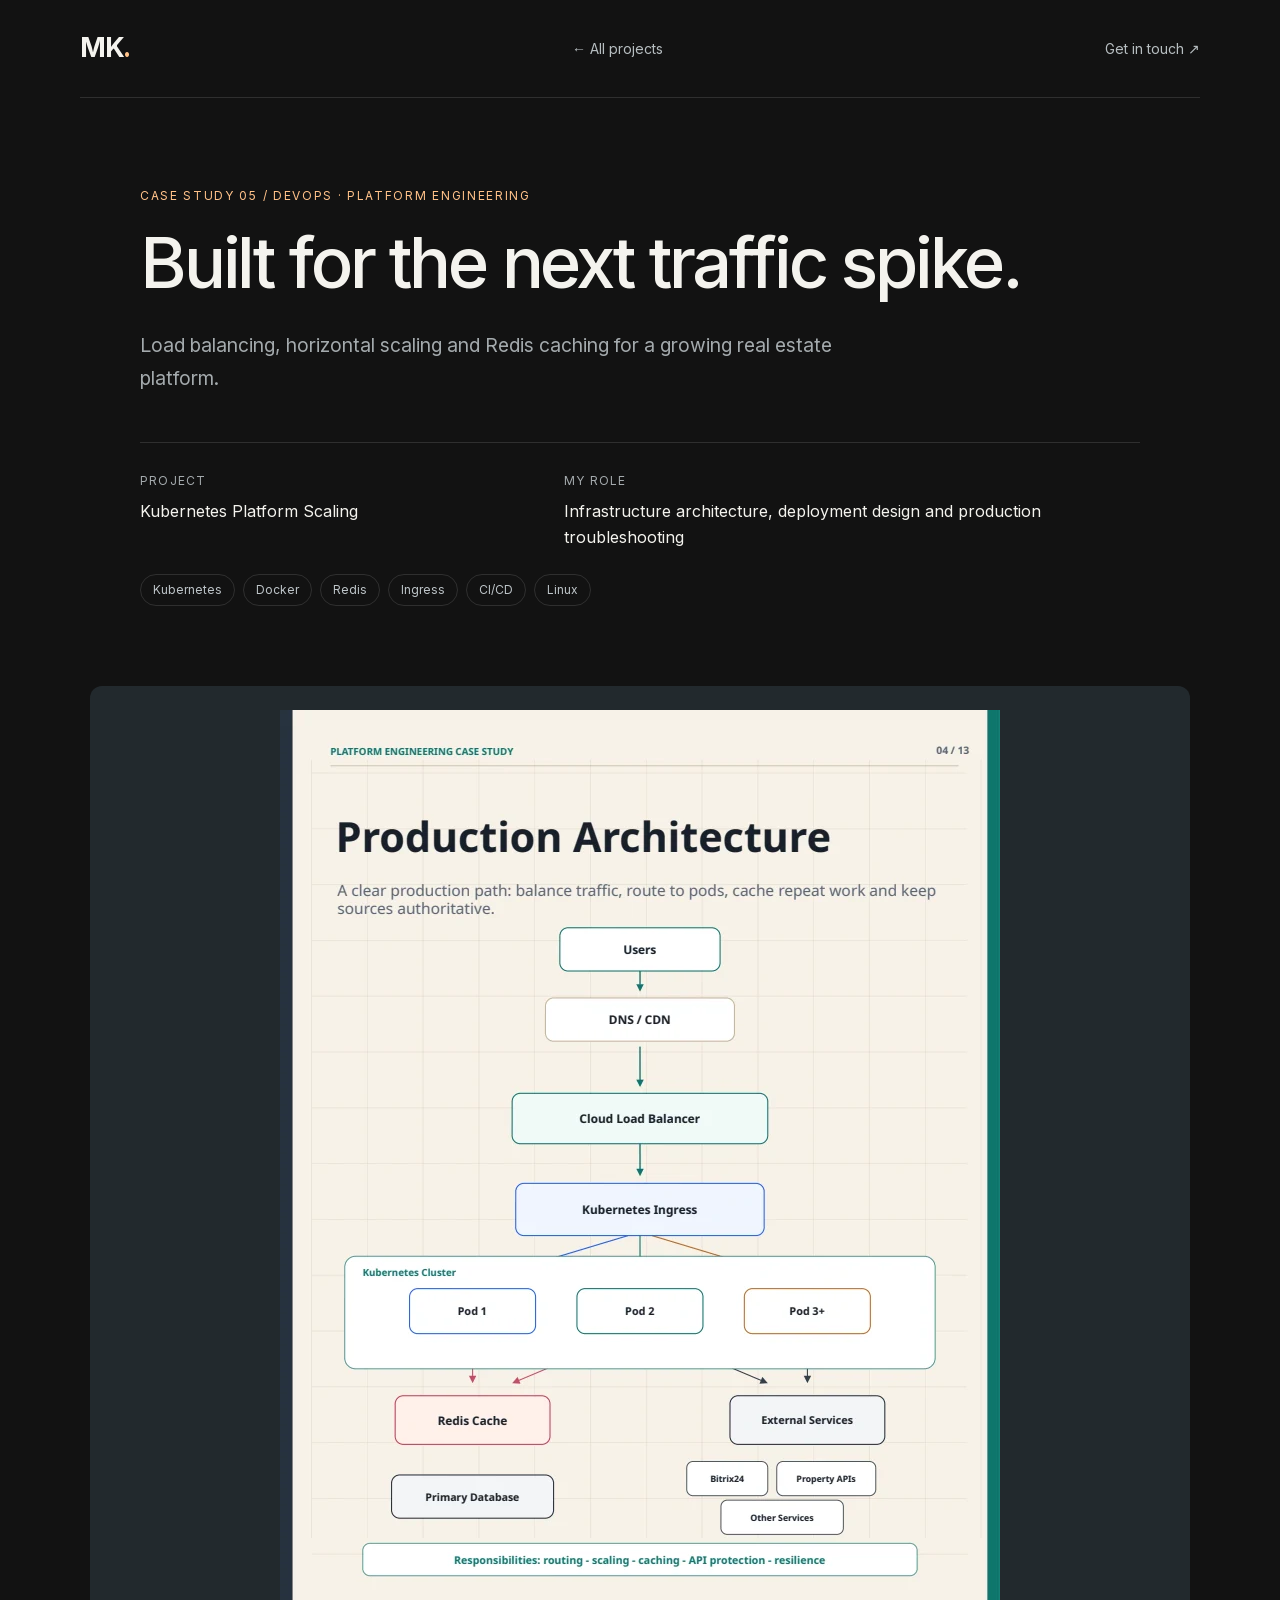
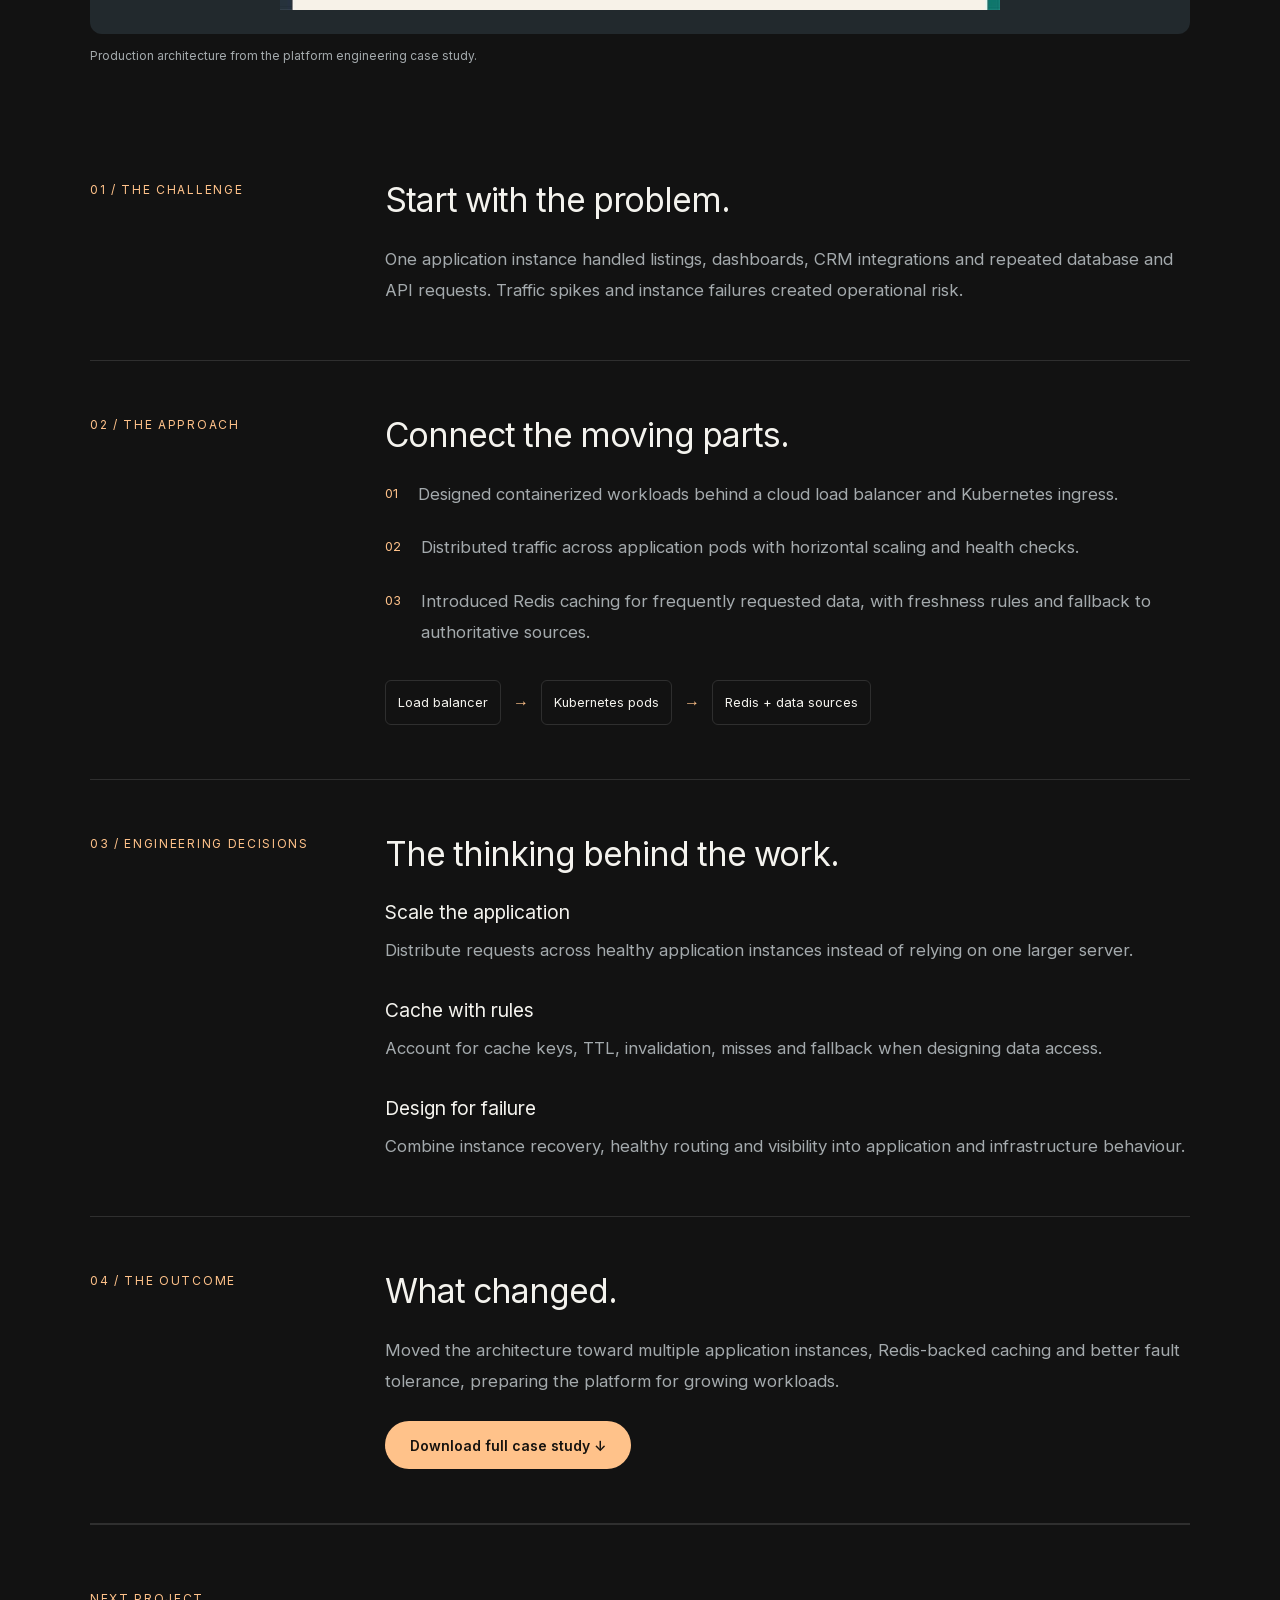
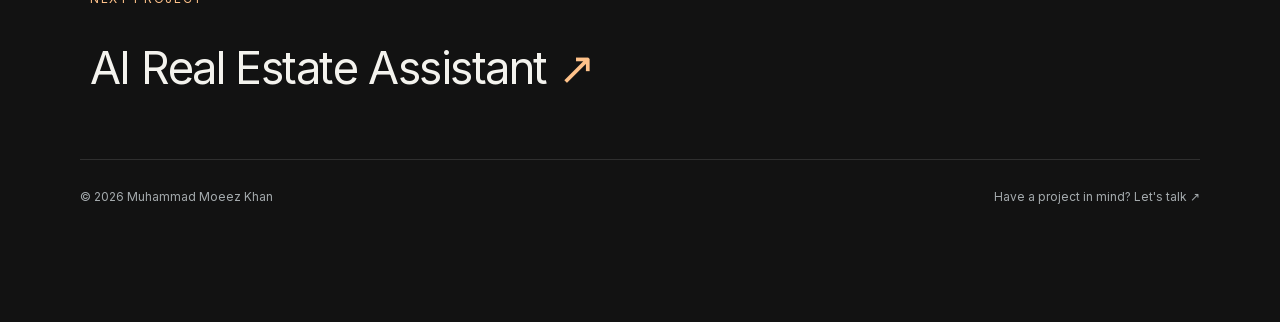
<file: work/platform-scaling/index.html>
<!DOCTYPE html><html lang="en"><head><meta charSet="utf-8"/><meta name="viewport" content="width=device-width, initial-scale=1"/><link rel="preload" as="image" href="/projects/kubernetes-architecture.webp" fetchPriority="high"/><link rel="stylesheet" href="/_next/static/css/9abb3c31a46985ae.css" data-precedence="next"/><link rel="preload" as="script" fetchPriority="low" href="/_next/static/chunks/webpack-37161725f88ba0d6.js"/><script src="/_next/static/chunks/fd9d1056-b11b2651f33aae7f.js" async=""></script><script src="/_next/static/chunks/117-e173c366e2bfd494.js" async=""></script><script src="/_next/static/chunks/main-app-817b34caf7a14b42.js" async=""></script><script src="/_next/static/chunks/972-8c0ee6fabcd1342f.js" async=""></script><script src="/_next/static/chunks/878-ba7bfb30e3ad940f.js" async=""></script><script src="/_next/static/chunks/app/work/%5Bslug%5D/page-b2a9511be668a2dd.js" async=""></script><script src="/_next/static/chunks/app/layout-aa2b3c1ed0a6c1d9.js" async=""></script><link rel="preload" href="https://www.googletagmanager.com/gtag/js?id=G-6NVH984ZPP" as="script"/><title>Kubernetes Platform Scaling | Moeez Khan</title><meta name="description" content="Load balancing, horizontal scaling and Redis caching for a growing real estate platform."/><link rel="canonical" href="https://moeezkhan112.github.io/work/platform-scaling/"/><meta property="og:title" content="Kubernetes Platform Scaling"/><meta property="og:description" content="Load balancing, horizontal scaling and Redis caching for a growing real estate platform."/><meta property="og:url" content="https://moeezkhan112.github.io/work/platform-scaling/"/><meta property="og:image" content="https://moeezkhan112.github.io/projects/kubernetes-architecture.webp"/><meta property="og:image:alt" content="Production architecture showing load balancer, Kubernetes ingress, application pods, Redis and data sources"/><meta property="og:type" content="article"/><meta name="twitter:card" content="summary_large_image"/><meta name="twitter:title" content="Kubernetes Platform Scaling"/><meta name="twitter:description" content="Load balancing, horizontal scaling and Redis caching for a growing real estate platform."/><meta name="twitter:image" content="https://moeezkhan112.github.io/projects/kubernetes-architecture.webp"/><link rel="shortcut icon" href="/favicon.ico"/><link rel="icon" href="/favicon.ico" type="image/x-icon" sizes="16x16"/><link rel="icon" href="/favicon.ico" sizes="any"/><script src="/_next/static/chunks/polyfills-42372ed130431b0a.js" noModule=""></script></head><body class="__variable_f367f3 antialiased"><script type="application/ld+json">{"@context":"https://schema.org","@type":"Person","name":"Muhammad Moeez Khan","alternateName":["Moeez Khan","moeezkhan112"],"url":"https://moeezkhan112.github.io","email":"moeezkhan392@gmail.com","jobTitle":"Full Stack, DevOps & Automation Engineer","address":{"@type":"PostalAddress","addressLocality":"Dubai","addressCountry":"AE"},"sameAs":["https://www.linkedin.com/in/muhammad-moeezkhan112/","https://github.com/moeezkhan112","https://share.google/CepyTPcQvJP8WayIR","https://himalayas.app/@moeezkhan112","https://about.me/moeezkhan112","https://topmate.io/moeezkhan112","https://linktr.ee/moeezkhan112","https://www.quora.com/profile/Moeez-Khan-170"]}</script><a class="skip-link" href="#main-content">Skip to content</a><main id="main-content" class="case-page case-platform-scaling"><nav class="case-nav section-shell" aria-label="Case study navigation"><a href="/">MK<span class="accent">.</span></a><a class="secondary-link" href="/#projects">← All projects</a><a href="mailto:moeezkhan392@gmail.com" class="secondary-link">Get in touch ↗</a></nav><header class="case-header section-shell"><p class="eyebrow">Case study <!-- -->05<!-- --> / <!-- -->DevOps · Platform Engineering</p><h1>Built for the next traffic spike.</h1><p class="case-lead">Load balancing, horizontal scaling and Redis caching for a growing real estate platform.</p><div class="case-facts"><div><span>Project</span><p>Kubernetes Platform Scaling</p></div><div><span>My role</span><p>Infrastructure architecture, deployment design and production troubleshooting</p></div></div><ul class="tag-list"><li>Kubernetes</li><li>Docker</li><li>Redis</li><li>Ingress</li><li>CI/CD</li><li>Linux</li></ul></header><figure class="case-figure section-shell"><div class="case-image"><img alt="Production architecture showing load balancer, Kubernetes ingress, application pods, Redis and data sources" fetchPriority="high" width="720" height="900" decoding="async" data-nimg="1" style="color:transparent" src="/projects/kubernetes-architecture.webp"/></div><figcaption>Production architecture from the platform engineering case study.</figcaption></figure><div class="case-body section-shell"><section class="case-section"><p class="eyebrow">01 / The challenge</p><div><h2>Start with the problem.</h2><p>One application instance handled listings, dashboards, CRM integrations and repeated database and API requests. Traffic spikes and instance failures created operational risk.</p></div></section><section class="case-section"><p class="eyebrow">02 / The approach</p><div><h2>Connect the moving parts.</h2><ol class="approach-list"><li><span>0<!-- -->1</span><p>Designed containerized workloads behind a cloud load balancer and Kubernetes ingress.</p></li><li><span>0<!-- -->2</span><p>Distributed traffic across application pods with horizontal scaling and health checks.</p></li><li><span>0<!-- -->3</span><p>Introduced Redis caching for frequently requested data, with freshness rules and fallback to authoritative sources.</p></li></ol><div class="case-flow" aria-label="System flow"><div><strong>Load balancer</strong></div><div><span aria-hidden="true">→</span><strong>Kubernetes pods</strong></div><div><span aria-hidden="true">→</span><strong>Redis + data sources</strong></div></div></div></section><section class="case-section"><p class="eyebrow">03 / Engineering decisions</p><div><h2>The thinking behind the work.</h2><div class="decision-list"><div><h3>Scale the application</h3><p>Distribute requests across healthy application instances instead of relying on one larger server.</p></div><div><h3>Cache with rules</h3><p>Account for cache keys, TTL, invalidation, misses and fallback when designing data access.</p></div><div><h3>Design for failure</h3><p>Combine instance recovery, healthy routing and visibility into application and infrastructure behaviour.</p></div></div></div></section><section class="case-section"><p class="eyebrow">04<!-- --> / The outcome</p><div><h2>What changed.</h2><p>Moved the architecture toward multiple application instances, Redis-backed caching and better fault tolerance, preparing the platform for growing workloads.</p><div class="case-downloads"><a href="/case-studies/real_estate_kubernetes_scaling_case_study_carousel_updated.pdf" class="button" download="">Download full case study ↓</a></div></div></section><a class="next-project" href="/work/ai-assistant/"><span class="eyebrow">Next project</span><span>AI Real Estate Assistant<!-- --> <span class="accent">↗</span></span></a></div><footer class="site-footer section-shell"><span>© <!-- -->2026<!-- --> Muhammad Moeez Khan</span><a href="/#contact">Have a project in mind? Let&#x27;s talk ↗</a></footer></main><script src="/_next/static/chunks/webpack-37161725f88ba0d6.js" async=""></script><script>(self.__next_f=self.__next_f||[]).push([0]);self.__next_f.push([2,null])</script><script>self.__next_f.push([1,"1:HL[\"/_next/static/css/9abb3c31a46985ae.css\",\"style\"]\n"])</script><script>self.__next_f.push([1,"2:I[2846,[],\"\"]\n4:I[2972,[\"972\",\"static/chunks/972-8c0ee6fabcd1342f.js\",\"878\",\"static/chunks/878-ba7bfb30e3ad940f.js\",\"798\",\"static/chunks/app/work/%5Bslug%5D/page-b2a9511be668a2dd.js\"],\"\"]\n5:I[5878,[\"972\",\"static/chunks/972-8c0ee6fabcd1342f.js\",\"878\",\"static/chunks/878-ba7bfb30e3ad940f.js\",\"798\",\"static/chunks/app/work/%5Bslug%5D/page-b2a9511be668a2dd.js\"],\"Image\"]\n6:I[4707,[],\"\"]\n8:I[6423,[],\"\"]\n9:I[8003,[\"185\",\"static/chunks/app/layout-aa2b3c1ed0a6c1d9.js\"],\"\"]\nb:I[1060,[],\"\"]\n7:[\"slug\",\"platform-scaling\",\"d\"]\nc:[]\n"])</script><script>self.__next_f.push([1,"0:[\"$\",\"$L2\",null,{\"buildId\":\"H6RDfJB7LSri-ATPPsySA\",\"assetPrefix\":\"\",\"urlParts\":[\"\",\"work\",\"platform-scaling\",\"\"],\"initialTree\":[\"\",{\"children\":[\"work\",{\"children\":[[\"slug\",\"platform-scaling\",\"d\"],{\"children\":[\"__PAGE__?{\\\"slug\\\":\\\"platform-scaling\\\"}\",{}]}]}]},\"$undefined\",\"$undefined\",true],\"initialSeedData\":[\"\",{\"children\":[\"work\",{\"children\":[[\"slug\",\"platform-scaling\",\"d\"],{\"children\":[\"__PAGE__\",{},[[\"$L3\",[\"$\",\"main\",null,{\"id\":\"main-content\",\"className\":\"case-page case-platform-scaling\",\"children\":[[\"$\",\"nav\",null,{\"className\":\"case-nav section-shell\",\"aria-label\":\"Case study navigation\",\"children\":[[\"$\",\"$L4\",null,{\"href\":\"/\",\"children\":[\"MK\",[\"$\",\"span\",null,{\"className\":\"accent\",\"children\":\".\"}]]}],[\"$\",\"$L4\",null,{\"href\":\"/#projects\",\"className\":\"secondary-link\",\"children\":\"← All projects\"}],[\"$\",\"a\",null,{\"href\":\"mailto:moeezkhan392@gmail.com\",\"className\":\"secondary-link\",\"children\":\"Get in touch ↗\"}]]}],[\"$\",\"header\",null,{\"className\":\"case-header section-shell\",\"children\":[[\"$\",\"p\",null,{\"className\":\"eyebrow\",\"children\":[\"Case study \",\"05\",\" / \",\"DevOps · Platform Engineering\"]}],[\"$\",\"h1\",null,{\"children\":\"Built for the next traffic spike.\"}],[\"$\",\"p\",null,{\"className\":\"case-lead\",\"children\":\"Load balancing, horizontal scaling and Redis caching for a growing real estate platform.\"}],[\"$\",\"div\",null,{\"className\":\"case-facts\",\"children\":[[\"$\",\"div\",null,{\"children\":[[\"$\",\"span\",null,{\"children\":\"Project\"}],[\"$\",\"p\",null,{\"children\":\"Kubernetes Platform Scaling\"}]]}],[\"$\",\"div\",null,{\"children\":[[\"$\",\"span\",null,{\"children\":\"My role\"}],[\"$\",\"p\",null,{\"children\":\"Infrastructure architecture, deployment design and production troubleshooting\"}]]}]]}],[\"$\",\"ul\",null,{\"className\":\"tag-list\",\"children\":[[\"$\",\"li\",\"Kubernetes\",{\"children\":\"Kubernetes\"}],[\"$\",\"li\",\"Docker\",{\"children\":\"Docker\"}],[\"$\",\"li\",\"Redis\",{\"children\":\"Redis\"}],[\"$\",\"li\",\"Ingress\",{\"children\":\"Ingress\"}],[\"$\",\"li\",\"CI/CD\",{\"children\":\"CI/CD\"}],[\"$\",\"li\",\"Linux\",{\"children\":\"Linux\"}]]}],\"$undefined\"]}],[\"$\",\"figure\",null,{\"className\":\"case-figure section-shell\",\"children\":[[\"$\",\"div\",null,{\"className\":\"case-image\",\"children\":[\"$\",\"$L5\",null,{\"src\":\"/projects/kubernetes-architecture.webp\",\"alt\":\"Production architecture showing load balancer, Kubernetes ingress, application pods, Redis and data sources\",\"width\":720,\"height\":900,\"sizes\":\"(max-width: 767px) 100vw, 1100px\",\"priority\":true}]}],[\"$\",\"figcaption\",null,{\"children\":\"Production architecture from the platform engineering case study.\"}]]}],[\"$\",\"div\",null,{\"className\":\"case-body section-shell\",\"children\":[[\"$\",\"section\",null,{\"className\":\"case-section\",\"children\":[[\"$\",\"p\",null,{\"className\":\"eyebrow\",\"children\":\"01 / The challenge\"}],[\"$\",\"div\",null,{\"children\":[[\"$\",\"h2\",null,{\"children\":\"Start with the problem.\"}],[\"$\",\"p\",null,{\"children\":\"One application instance handled listings, dashboards, CRM integrations and repeated database and API requests. Traffic spikes and instance failures created operational risk.\"}],\"$undefined\"]}]]}],[\"$\",\"section\",null,{\"className\":\"case-section\",\"children\":[[\"$\",\"p\",null,{\"className\":\"eyebrow\",\"children\":\"02 / The approach\"}],[\"$\",\"div\",null,{\"children\":[[\"$\",\"h2\",null,{\"children\":\"Connect the moving parts.\"}],[\"$\",\"ol\",null,{\"className\":\"approach-list\",\"children\":[[\"$\",\"li\",\"Designed containerized workloads behind a cloud load balancer and Kubernetes ingress.\",{\"children\":[[\"$\",\"span\",null,{\"children\":[\"0\",1]}],[\"$\",\"p\",null,{\"children\":\"Designed containerized workloads behind a cloud load balancer and Kubernetes ingress.\"}]]}],[\"$\",\"li\",\"Distributed traffic across application pods with horizontal scaling and health checks.\",{\"children\":[[\"$\",\"span\",null,{\"children\":[\"0\",2]}],[\"$\",\"p\",null,{\"children\":\"Distributed traffic across application pods with horizontal scaling and health checks.\"}]]}],[\"$\",\"li\",\"Introduced Redis caching for frequently requested data, with freshness rules and fallback to authoritative sources.\",{\"children\":[[\"$\",\"span\",null,{\"children\":[\"0\",3]}],[\"$\",\"p\",null,{\"children\":\"Introduced Redis caching for frequently requested data, with freshness rules and fallback to authoritative sources.\"}]]}]]}],[\"$\",\"div\",null,{\"className\":\"case-flow\",\"aria-label\":\"System flow\",\"children\":[[\"$\",\"div\",\"Load balancer\",{\"children\":[false,[\"$\",\"strong\",null,{\"children\":\"Load balancer\"}]]}],[\"$\",\"div\",\"Kubernetes pods\",{\"children\":[[\"$\",\"span\",null,{\"aria-hidden\":\"true\",\"children\":\"→\"}],[\"$\",\"strong\",null,{\"children\":\"Kubernetes pods\"}]]}],[\"$\",\"div\",\"Redis + data sources\",{\"children\":[[\"$\",\"span\",null,{\"aria-hidden\":\"true\",\"children\":\"→\"}],[\"$\",\"strong\",null,{\"children\":\"Redis + data sources\"}]]}]]}]]}]]}],[\"$\",\"section\",null,{\"className\":\"case-section\",\"children\":[[\"$\",\"p\",null,{\"className\":\"eyebrow\",\"children\":\"03 / Engineering decisions\"}],[\"$\",\"div\",null,{\"children\":[[\"$\",\"h2\",null,{\"children\":\"The thinking behind the work.\"}],[\"$\",\"div\",null,{\"className\":\"decision-list\",\"children\":[[\"$\",\"div\",\"Scale the application\",{\"children\":[[\"$\",\"h3\",null,{\"children\":\"Scale the application\"}],[\"$\",\"p\",null,{\"children\":\"Distribute requests across healthy application instances instead of relying on one larger server.\"}]]}],[\"$\",\"div\",\"Cache with rules\",{\"children\":[[\"$\",\"h3\",null,{\"children\":\"Cache with rules\"}],[\"$\",\"p\",null,{\"children\":\"Account for cache keys, TTL, invalidation, misses and fallback when designing data access.\"}]]}],[\"$\",\"div\",\"Design for failure\",{\"children\":[[\"$\",\"h3\",null,{\"children\":\"Design for failure\"}],[\"$\",\"p\",null,{\"children\":\"Combine instance recovery, healthy routing and visibility into application and infrastructure behaviour.\"}]]}]]}]]}]]}],\"$undefined\",\"$undefined\",\"$undefined\",[\"$\",\"section\",null,{\"className\":\"case-section\",\"children\":[[\"$\",\"p\",null,{\"className\":\"eyebrow\",\"children\":[\"04\",\" / The outcome\"]}],[\"$\",\"div\",null,{\"children\":[[\"$\",\"h2\",null,{\"children\":\"What changed.\"}],[\"$\",\"p\",null,{\"children\":\"Moved the architecture toward multiple application instances, Redis-backed caching and better fault tolerance, preparing the platform for growing workloads.\"}],\"$undefined\",\"$undefined\",[\"$\",\"div\",null,{\"className\":\"case-downloads\",\"children\":[[\"$\",\"a\",null,{\"href\":\"/case-studies/real_estate_kubernetes_scaling_case_study_carousel_updated.pdf\",\"className\":\"button\",\"download\":true,\"children\":\"Download full case study ↓\"}],\"$undefined\",\"$undefined\"]}]]}]]}],\"$undefined\",[\"$\",\"$L4\",null,{\"className\":\"next-project\",\"href\":\"/work/ai-assistant/\",\"children\":[[\"$\",\"span\",null,{\"className\":\"eyebrow\",\"children\":\"Next project\"}],[\"$\",\"span\",null,{\"children\":[\"AI Real Estate Assistant\",\" \",[\"$\",\"span\",null,{\"className\":\"accent\",\"children\":\"↗\"}]]}]]}]]}],[\"$\",\"footer\",null,{\"className\":\"site-footer section-shell\",\"children\":[[\"$\",\"span\",null,{\"children\":[\"© \",2026,\" Muhammad Moeez Khan\"]}],[\"$\",\"$L4\",null,{\"href\":\"/#contact\",\"children\":\"Have a project in mind? Let's talk ↗\"}]]}]]}],null],null],null]},[null,[\"$\",\"$L6\",null,{\"parallelRouterKey\":\"children\",\"segmentPath\":[\"children\",\"work\",\"children\",\"$7\",\"children\"],\"error\":\"$undefined\",\"errorStyles\":\"$undefined\",\"errorScripts\":\"$undefined\",\"template\":[\"$\",\"$L8\",null,{}],\"templateStyles\":\"$undefined\",\"templateScripts\":\"$undefined\",\"notFound\":\"$undefined\",\"notFoundStyles\":\"$undefined\"}]],null]},[null,[\"$\",\"$L6\",null,{\"parallelRouterKey\":\"children\",\"segmentPath\":[\"children\",\"work\",\"children\"],\"error\":\"$undefined\",\"errorStyles\":\"$undefined\",\"errorScripts\":\"$undefined\",\"template\":[\"$\",\"$L8\",null,{}],\"templateStyles\":\"$undefined\",\"templateScripts\":\"$undefined\",\"notFound\":\"$undefined\",\"notFoundStyles\":\"$undefined\"}]],null]},[[[[\"$\",\"link\",\"0\",{\"rel\":\"stylesheet\",\"href\":\"/_next/static/css/9abb3c31a46985ae.css\",\"precedence\":\"next\",\"crossOrigin\":\"$undefined\"}]],[\"$\",\"html\",null,{\"lang\":\"en\",\"children\":[\"$\",\"body\",null,{\"className\":\"__variable_f367f3 antialiased\",\"children\":[[\"$\",\"script\",null,{\"type\":\"application/ld+json\",\"dangerouslySetInnerHTML\":{\"__html\":\"{\\\"@context\\\":\\\"https://schema.org\\\",\\\"@type\\\":\\\"Person\\\",\\\"name\\\":\\\"Muhammad Moeez Khan\\\",\\\"alternateName\\\":[\\\"Moeez Khan\\\",\\\"moeezkhan112\\\"],\\\"url\\\":\\\"https://moeezkhan112.github.io\\\",\\\"email\\\":\\\"moeezkhan392@gmail.com\\\",\\\"jobTitle\\\":\\\"Full Stack, DevOps \u0026 Automation Engineer\\\",\\\"address\\\":{\\\"@type\\\":\\\"PostalAddress\\\",\\\"addressLocality\\\":\\\"Dubai\\\",\\\"addressCountry\\\":\\\"AE\\\"},\\\"sameAs\\\":[\\\"https://www.linkedin.com/in/muhammad-moeezkhan112/\\\",\\\"https://github.com/moeezkhan112\\\",\\\"https://share.google/CepyTPcQvJP8WayIR\\\",\\\"https://himalayas.app/@moeezkhan112\\\",\\\"https://about.me/moeezkhan112\\\",\\\"https://topmate.io/moeezkhan112\\\",\\\"https://linktr.ee/moeezkhan112\\\",\\\"https://www.quora.com/profile/Moeez-Khan-170\\\"]}\"}}],[\"$\",\"a\",null,{\"className\":\"skip-link\",\"href\":\"#main-content\",\"children\":\"Skip to content\"}],[\"$\",\"$L6\",null,{\"parallelRouterKey\":\"children\",\"segmentPath\":[\"children\"],\"error\":\"$undefined\",\"errorStyles\":\"$undefined\",\"errorScripts\":\"$undefined\",\"template\":[\"$\",\"$L8\",null,{}],\"templateStyles\":\"$undefined\",\"templateScripts\":\"$undefined\",\"notFound\":[\"$\",\"main\",null,{\"id\":\"main-content\",\"className\":\"section-shell min-h-screen flex flex-col justify-center py-24\",\"children\":[[\"$\",\"p\",null,{\"className\":\"eyebrow\",\"children\":\"404 / A different direction\"}],[\"$\",\"h1\",null,{\"className\":\"text-4xl md:text-6xl font-medium tracking-tight mb-6\",\"children\":\"This page isn’t here.\"}],[\"$\",\"p\",null,{\"className\":\"muted max-w-lg leading-relaxed mb-8\",\"children\":\"The link may have changed. Explore my projects or head back to the portfolio.\"}],[\"$\",\"div\",null,{\"className\":\"flex flex-wrap gap-3\",\"children\":[[\"$\",\"$L4\",null,{\"href\":\"/#projects\",\"className\":\"button\",\"children\":\"Explore the work ↗\"}],[\"$\",\"$L4\",null,{\"href\":\"/\",\"className\":\"button button-secondary\",\"children\":\"Back to home\"}]]}]]}],\"notFoundStyles\":[]}],[\"$\",\"$L9\",null,{\"src\":\"https://www.googletagmanager.com/gtag/js?id=G-6NVH984ZPP\",\"strategy\":\"afterInteractive\"}],[\"$\",\"$L9\",null,{\"id\":\"ga4-init\",\"strategy\":\"afterInteractive\",\"children\":\"\\n            window.dataLayer = window.dataLayer || [];\\n            function gtag(){ window.dataLayer.push(arguments); }\\n            window.gtag = gtag;\\n            gtag('js', new Date());\\n            gtag('config', 'G-6NVH984ZPP', {\\n              send_page_view: true\\n            });\\n          \"}]]}]}]],null],null],\"couldBeIntercepted\":false,\"initialHead\":[null,\"$La\"],\"globalErrorComponent\":\"$b\",\"missingSlots\":\"$Wc\"}]\n"])</script><script>self.__next_f.push([1,"a:[[\"$\",\"meta\",\"0\",{\"name\":\"viewport\",\"content\":\"width=device-width, initial-scale=1\"}],[\"$\",\"meta\",\"1\",{\"charSet\":\"utf-8\"}],[\"$\",\"title\",\"2\",{\"children\":\"Kubernetes Platform Scaling | Moeez Khan\"}],[\"$\",\"meta\",\"3\",{\"name\":\"description\",\"content\":\"Load balancing, horizontal scaling and Redis caching for a growing real estate platform.\"}],[\"$\",\"link\",\"4\",{\"rel\":\"canonical\",\"href\":\"https://moeezkhan112.github.io/work/platform-scaling/\"}],[\"$\",\"meta\",\"5\",{\"property\":\"og:title\",\"content\":\"Kubernetes Platform Scaling\"}],[\"$\",\"meta\",\"6\",{\"property\":\"og:description\",\"content\":\"Load balancing, horizontal scaling and Redis caching for a growing real estate platform.\"}],[\"$\",\"meta\",\"7\",{\"property\":\"og:url\",\"content\":\"https://moeezkhan112.github.io/work/platform-scaling/\"}],[\"$\",\"meta\",\"8\",{\"property\":\"og:image\",\"content\":\"https://moeezkhan112.github.io/projects/kubernetes-architecture.webp\"}],[\"$\",\"meta\",\"9\",{\"property\":\"og:image:alt\",\"content\":\"Production architecture showing load balancer, Kubernetes ingress, application pods, Redis and data sources\"}],[\"$\",\"meta\",\"10\",{\"property\":\"og:type\",\"content\":\"article\"}],[\"$\",\"meta\",\"11\",{\"name\":\"twitter:card\",\"content\":\"summary_large_image\"}],[\"$\",\"meta\",\"12\",{\"name\":\"twitter:title\",\"content\":\"Kubernetes Platform Scaling\"}],[\"$\",\"meta\",\"13\",{\"name\":\"twitter:description\",\"content\":\"Load balancing, horizontal scaling and Redis caching for a growing real estate platform.\"}],[\"$\",\"meta\",\"14\",{\"name\":\"twitter:image\",\"content\":\"https://moeezkhan112.github.io/projects/kubernetes-architecture.webp\"}],[\"$\",\"link\",\"15\",{\"rel\":\"shortcut icon\",\"href\":\"/favicon.ico\"}],[\"$\",\"link\",\"16\",{\"rel\":\"icon\",\"href\":\"/favicon.ico\",\"type\":\"image/x-icon\",\"sizes\":\"16x16\"}],[\"$\",\"link\",\"17\",{\"rel\":\"icon\",\"href\":\"/favicon.ico\",\"sizes\":\"any\"}]]\n3:null\n"])</script></body></html>
</file>
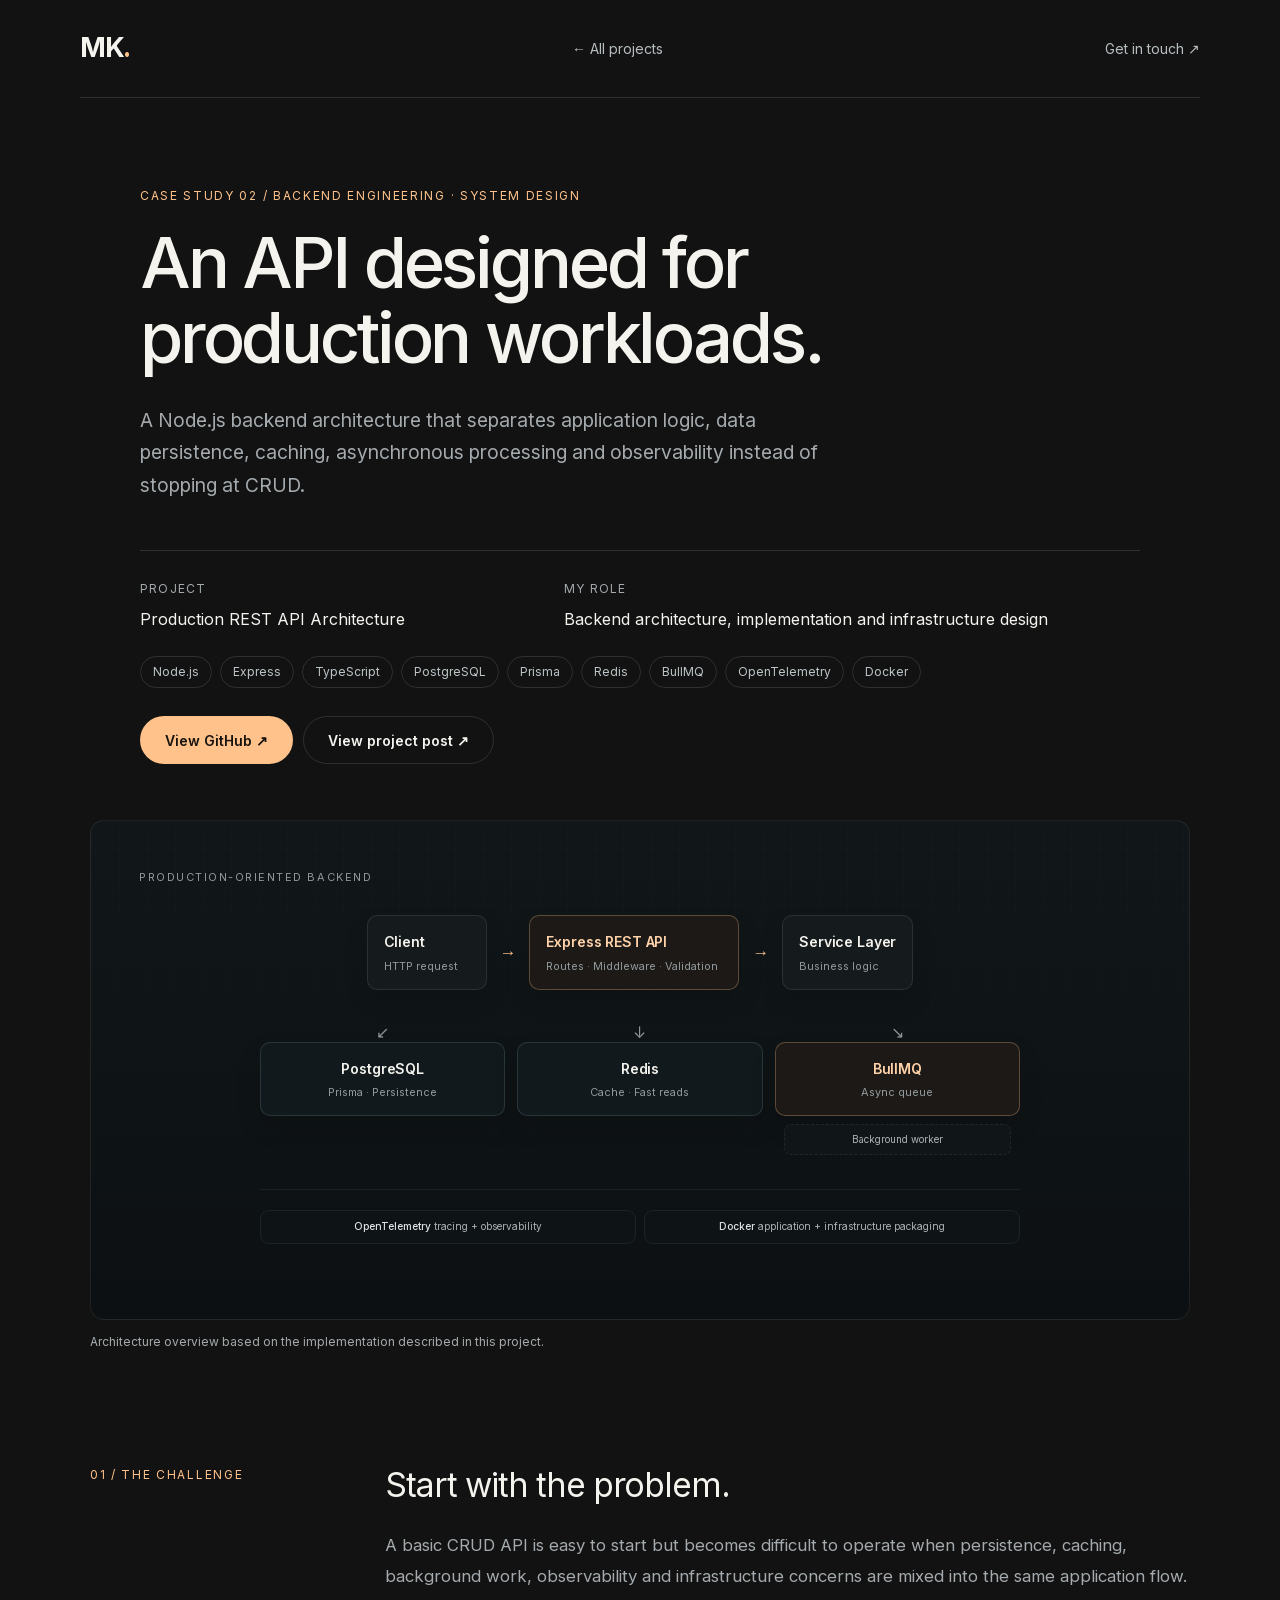
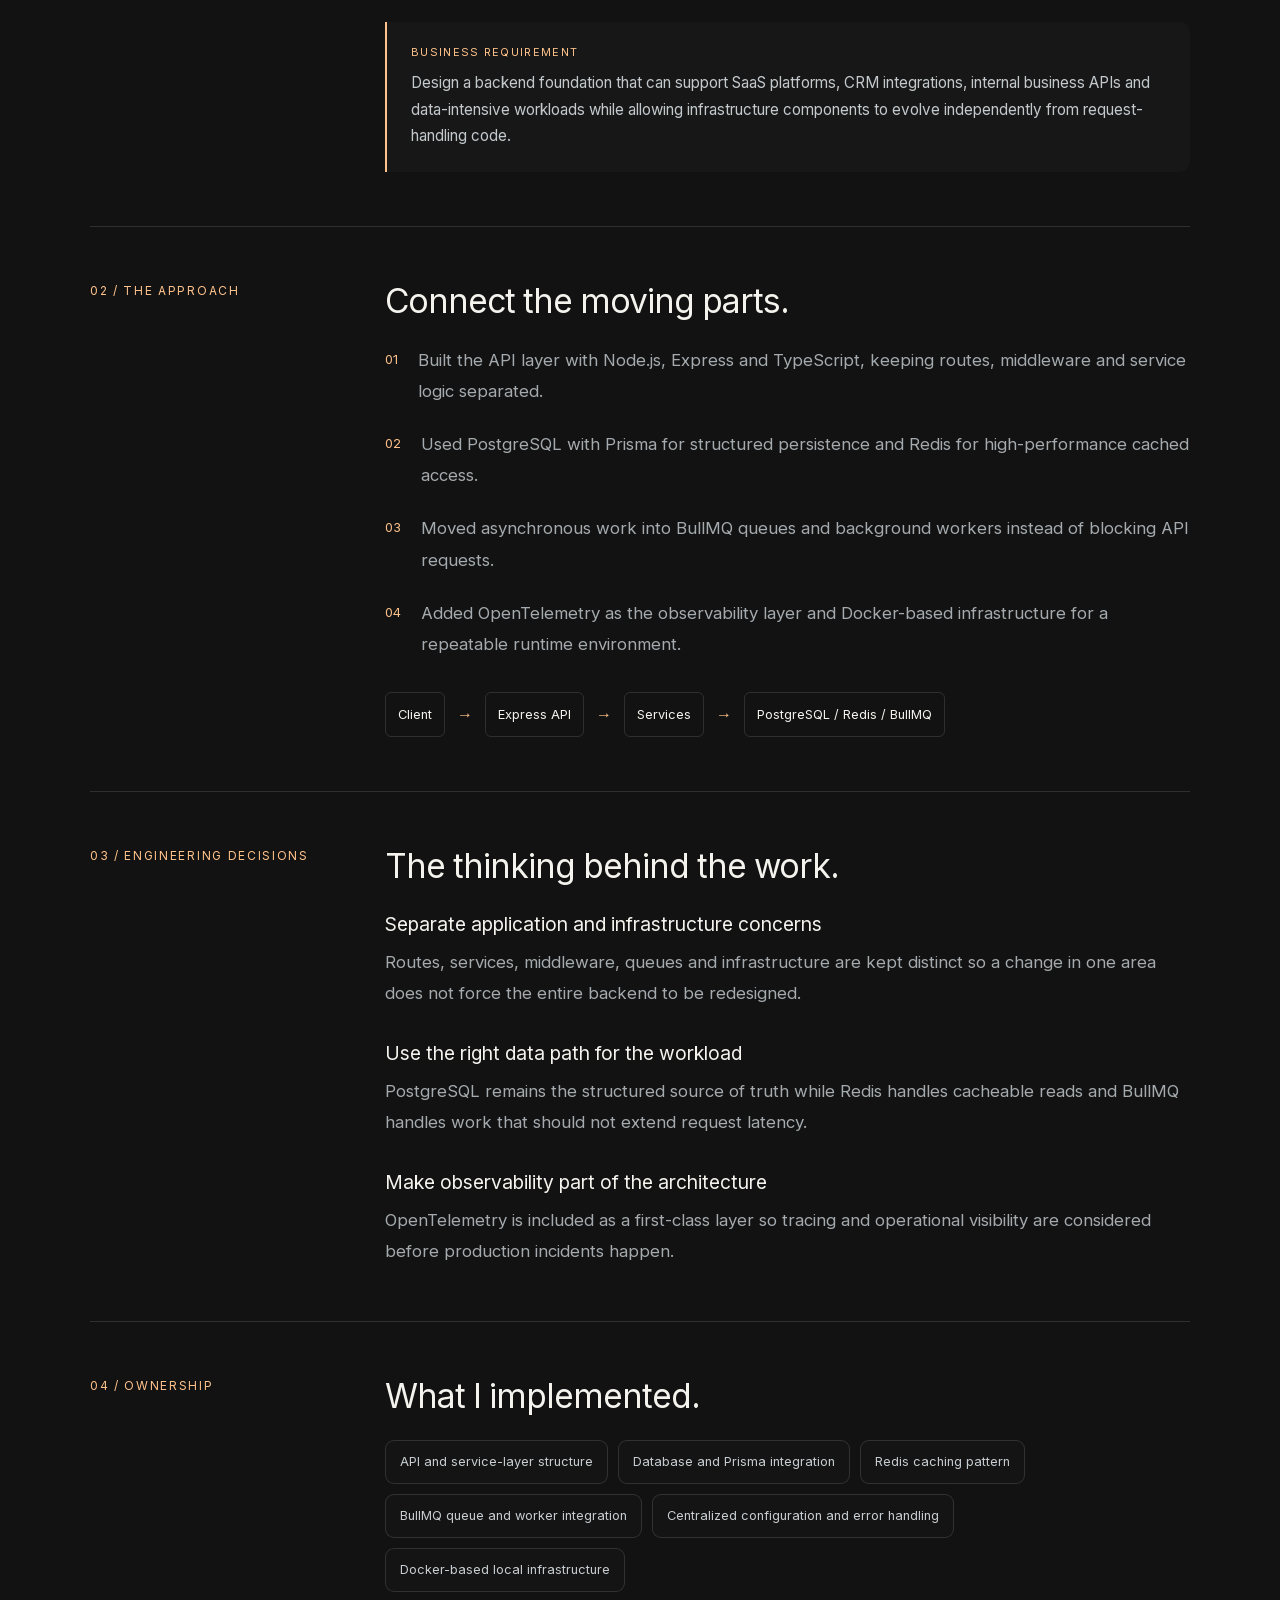
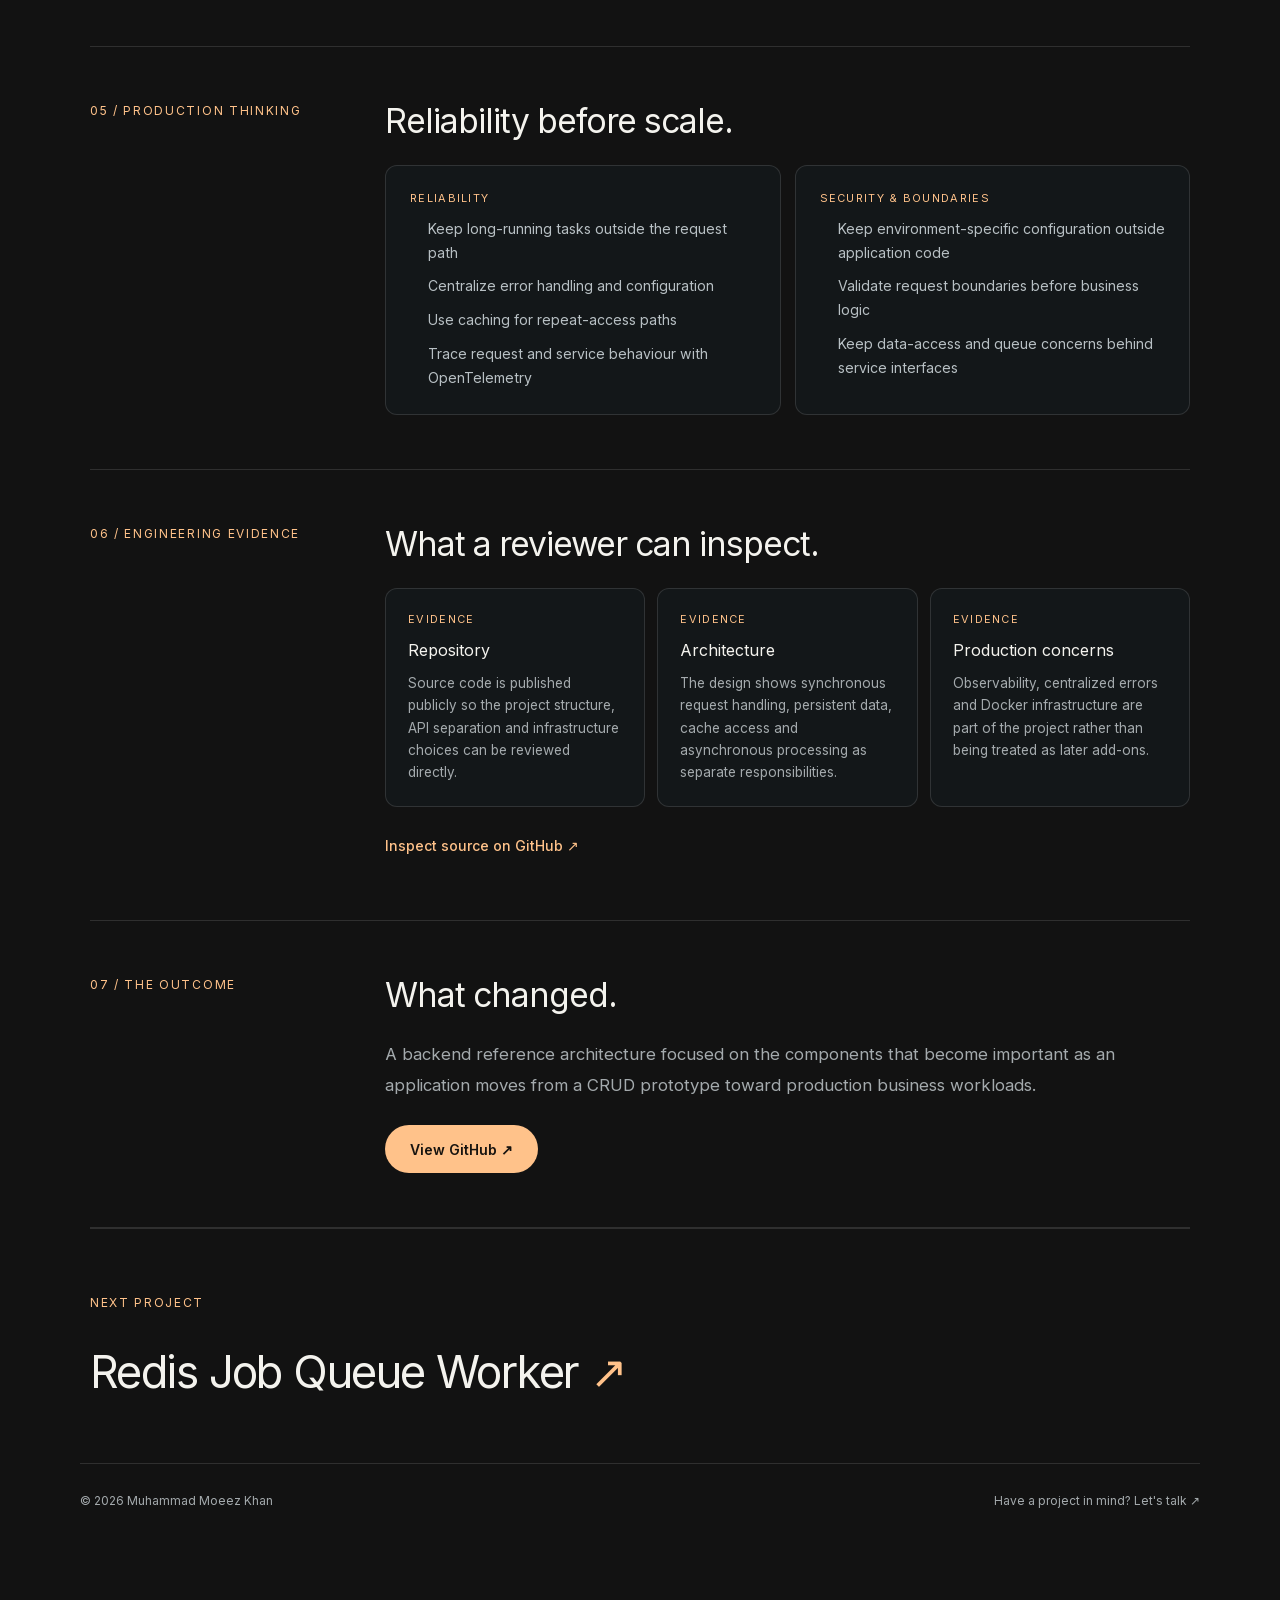
<file: work/production-rest-api/index.html>
<!DOCTYPE html><html lang="en"><head><meta charSet="utf-8"/><meta name="viewport" content="width=device-width, initial-scale=1"/><link rel="stylesheet" href="/_next/static/css/9abb3c31a46985ae.css" data-precedence="next"/><link rel="preload" as="script" fetchPriority="low" href="/_next/static/chunks/webpack-37161725f88ba0d6.js"/><script src="/_next/static/chunks/fd9d1056-b11b2651f33aae7f.js" async=""></script><script src="/_next/static/chunks/117-e173c366e2bfd494.js" async=""></script><script src="/_next/static/chunks/main-app-817b34caf7a14b42.js" async=""></script><script src="/_next/static/chunks/972-8c0ee6fabcd1342f.js" async=""></script><script src="/_next/static/chunks/878-ba7bfb30e3ad940f.js" async=""></script><script src="/_next/static/chunks/app/work/%5Bslug%5D/page-b2a9511be668a2dd.js" async=""></script><script src="/_next/static/chunks/app/layout-aa2b3c1ed0a6c1d9.js" async=""></script><link rel="preload" href="https://www.googletagmanager.com/gtag/js?id=G-6NVH984ZPP" as="script"/><title>Production REST API Architecture | Moeez Khan</title><meta name="description" content="A Node.js backend architecture that separates application logic, data persistence, caching, asynchronous processing and observability instead of stopping at CRUD."/><link rel="canonical" href="https://moeezkhan112.github.io/work/production-rest-api/"/><meta property="og:title" content="Production REST API Architecture"/><meta property="og:description" content="A Node.js backend architecture that separates application logic, data persistence, caching, asynchronous processing and observability instead of stopping at CRUD."/><meta property="og:url" content="https://moeezkhan112.github.io/work/production-rest-api/"/><meta property="og:image" content="https://moeezkhan112.github.io/og.png"/><meta property="og:image:alt" content="Production REST API Architecture"/><meta property="og:type" content="article"/><meta name="twitter:card" content="summary_large_image"/><meta name="twitter:title" content="Production REST API Architecture"/><meta name="twitter:description" content="A Node.js backend architecture that separates application logic, data persistence, caching, asynchronous processing and observability instead of stopping at CRUD."/><meta name="twitter:image" content="https://moeezkhan112.github.io/og.png"/><link rel="shortcut icon" href="/favicon.ico"/><link rel="icon" href="/favicon.ico" type="image/x-icon" sizes="16x16"/><link rel="icon" href="/favicon.ico" sizes="any"/><script src="/_next/static/chunks/polyfills-42372ed130431b0a.js" noModule=""></script></head><body class="__variable_f367f3 antialiased"><script type="application/ld+json">{"@context":"https://schema.org","@type":"Person","name":"Muhammad Moeez Khan","alternateName":["Moeez Khan","moeezkhan112"],"url":"https://moeezkhan112.github.io","email":"moeezkhan392@gmail.com","jobTitle":"Full Stack, DevOps & Automation Engineer","address":{"@type":"PostalAddress","addressLocality":"Dubai","addressCountry":"AE"},"sameAs":["https://www.linkedin.com/in/muhammad-moeezkhan112/","https://github.com/moeezkhan112","https://share.google/CepyTPcQvJP8WayIR","https://himalayas.app/@moeezkhan112","https://about.me/moeezkhan112","https://topmate.io/moeezkhan112","https://linktr.ee/moeezkhan112","https://www.quora.com/profile/Moeez-Khan-170"]}</script><a class="skip-link" href="#main-content">Skip to content</a><main id="main-content" class="case-page case-production-rest-api"><nav class="case-nav section-shell" aria-label="Case study navigation"><a href="/">MK<span class="accent">.</span></a><a class="secondary-link" href="/#projects">← All projects</a><a href="mailto:moeezkhan392@gmail.com" class="secondary-link">Get in touch ↗</a></nav><header class="case-header section-shell"><p class="eyebrow">Case study <!-- -->02<!-- --> / <!-- -->Backend Engineering · System Design</p><h1>An API designed for production workloads.</h1><p class="case-lead">A Node.js backend architecture that separates application logic, data persistence, caching, asynchronous processing and observability instead of stopping at CRUD.</p><div class="case-facts"><div><span>Project</span><p>Production REST API Architecture</p></div><div><span>My role</span><p>Backend architecture, implementation and infrastructure design</p></div></div><ul class="tag-list"><li>Node.js</li><li>Express</li><li>TypeScript</li><li>PostgreSQL</li><li>Prisma</li><li>Redis</li><li>BullMQ</li><li>OpenTelemetry</li><li>Docker</li></ul><div class="case-header-actions"><a class="button" href="https://github.com/Moeezkhan112/production-rest-api" target="_blank" rel="noopener noreferrer">View GitHub ↗</a><a class="button button-secondary" href="https://www.linkedin.com/posts/muhammad-moeezkhan112_devops-backendengineering-nodejs-activity-7505260762706329601-tHrd?utm_source=share&amp;utm_medium=member_desktop&amp;rcm=ACoAABoL9lwBdFop1QBCYrrBvHDPzNFvcq8JUrk" target="_blank" rel="noopener noreferrer">View project post ↗</a></div></header><figure class="case-figure case-architecture-figure section-shell"><div class="architecture-diagram architecture-production-api" role="img" aria-label="Client requests enter an Express TypeScript REST API. The service layer uses PostgreSQL through Prisma, Redis caching and BullMQ workers, while OpenTelemetry provides observability and Docker provides infrastructure packaging."><div class="arch-kicker">Production-oriented backend</div><div class="arch-api-entry"><div class="arch-node arch-node-default"><strong>Client</strong><span>HTTP request</span></div><span class="arch-arrow" aria-hidden="true">→</span><div class="arch-node arch-node-accent"><strong>Express REST API</strong><span>Routes · Middleware · Validation</span></div><span class="arch-arrow" aria-hidden="true">→</span><div class="arch-node arch-node-default"><strong>Service Layer</strong><span>Business logic</span></div></div><div class="arch-api-branches"><div class="arch-branch"><span aria-hidden="true">↙</span><div class="arch-node arch-node-data"><strong>PostgreSQL</strong><span>Prisma · Persistence</span></div></div><div class="arch-branch"><span aria-hidden="true">↓</span><div class="arch-node arch-node-data"><strong>Redis</strong><span>Cache · Fast reads</span></div></div><div class="arch-branch"><span aria-hidden="true">↘</span><div class="arch-node arch-node-accent"><strong>BullMQ</strong><span>Async queue</span></div><div class="arch-subnode">Background worker</div></div></div><div class="arch-observability-rail"><span><strong>OpenTelemetry</strong> tracing + observability</span><span><strong>Docker</strong> application + infrastructure packaging</span></div></div><figcaption>Architecture overview based on the implementation described in this project.</figcaption></figure><div class="case-body section-shell"><section class="case-section"><p class="eyebrow">01 / The challenge</p><div><h2>Start with the problem.</h2><p>A basic CRUD API is easy to start but becomes difficult to operate when persistence, caching, background work, observability and infrastructure concerns are mixed into the same application flow.</p><div class="case-callout"><span>Business requirement</span><p>Design a backend foundation that can support SaaS platforms, CRM integrations, internal business APIs and data-intensive workloads while allowing infrastructure components to evolve independently from request-handling code.</p></div></div></section><section class="case-section"><p class="eyebrow">02 / The approach</p><div><h2>Connect the moving parts.</h2><ol class="approach-list"><li><span>0<!-- -->1</span><p>Built the API layer with Node.js, Express and TypeScript, keeping routes, middleware and service logic separated.</p></li><li><span>0<!-- -->2</span><p>Used PostgreSQL with Prisma for structured persistence and Redis for high-performance cached access.</p></li><li><span>0<!-- -->3</span><p>Moved asynchronous work into BullMQ queues and background workers instead of blocking API requests.</p></li><li><span>0<!-- -->4</span><p>Added OpenTelemetry as the observability layer and Docker-based infrastructure for a repeatable runtime environment.</p></li></ol><div class="case-flow" aria-label="System flow"><div><strong>Client</strong></div><div><span aria-hidden="true">→</span><strong>Express API</strong></div><div><span aria-hidden="true">→</span><strong>Services</strong></div><div><span aria-hidden="true">→</span><strong>PostgreSQL / Redis / BullMQ</strong></div></div></div></section><section class="case-section"><p class="eyebrow">03 / Engineering decisions</p><div><h2>The thinking behind the work.</h2><div class="decision-list"><div><h3>Separate application and infrastructure concerns</h3><p>Routes, services, middleware, queues and infrastructure are kept distinct so a change in one area does not force the entire backend to be redesigned.</p></div><div><h3>Use the right data path for the workload</h3><p>PostgreSQL remains the structured source of truth while Redis handles cacheable reads and BullMQ handles work that should not extend request latency.</p></div><div><h3>Make observability part of the architecture</h3><p>OpenTelemetry is included as a first-class layer so tracing and operational visibility are considered before production incidents happen.</p></div></div></div></section><section class="case-section"><p class="eyebrow">04 / Ownership</p><div><h2>What I implemented.</h2><div class="case-chip-grid"><span>API and service-layer structure</span><span>Database and Prisma integration</span><span>Redis caching pattern</span><span>BullMQ queue and worker integration</span><span>Centralized configuration and error handling</span><span>Docker-based local infrastructure</span></div></div></section><section class="case-section"><p class="eyebrow">05<!-- --> / Production thinking</p><div><h2>Reliability before scale.</h2><div class="case-consideration-grid"><article><span class="case-mini-label">Reliability</span><ul><li>Keep long-running tasks outside the request path</li><li>Centralize error handling and configuration</li><li>Use caching for repeat-access paths</li><li>Trace request and service behaviour with OpenTelemetry</li></ul></article><article><span class="case-mini-label">Security &amp; boundaries</span><ul><li>Keep environment-specific configuration outside application code</li><li>Validate request boundaries before business logic</li><li>Keep data-access and queue concerns behind service interfaces</li></ul></article></div></div></section><section class="case-section"><p class="eyebrow">06<!-- --> / Engineering evidence</p><div><h2>What a reviewer can inspect.</h2><div class="evidence-grid"><article><span>Evidence</span><h3>Repository</h3><p>Source code is published publicly so the project structure, API separation and infrastructure choices can be reviewed directly.</p></article><article><span>Evidence</span><h3>Architecture</h3><p>The design shows synchronous request handling, persistent data, cache access and asynchronous processing as separate responsibilities.</p></article><article><span>Evidence</span><h3>Production concerns</h3><p>Observability, centralized errors and Docker infrastructure are part of the project rather than being treated as later add-ons.</p></article></div><a class="text-link evidence-link" href="https://github.com/Moeezkhan112/production-rest-api" target="_blank" rel="noopener noreferrer">Inspect source on GitHub ↗</a></div></section><section class="case-section"><p class="eyebrow">07<!-- --> / The outcome</p><div><h2>What changed.</h2><p>A backend reference architecture focused on the components that become important as an application moves from a CRUD prototype toward production business workloads.</p><div class="case-downloads"><a class="button" href="https://github.com/Moeezkhan112/production-rest-api" target="_blank" rel="noopener noreferrer">View GitHub ↗</a></div></div></section><a class="next-project" href="/work/redis-job-queue/"><span class="eyebrow">Next project</span><span>Redis Job Queue Worker<!-- --> <span class="accent">↗</span></span></a></div><footer class="site-footer section-shell"><span>© <!-- -->2026<!-- --> Muhammad Moeez Khan</span><a href="/#contact">Have a project in mind? Let&#x27;s talk ↗</a></footer></main><script src="/_next/static/chunks/webpack-37161725f88ba0d6.js" async=""></script><script>(self.__next_f=self.__next_f||[]).push([0]);self.__next_f.push([2,null])</script><script>self.__next_f.push([1,"1:HL[\"/_next/static/css/9abb3c31a46985ae.css\",\"style\"]\n"])</script><script>self.__next_f.push([1,"2:I[2846,[],\"\"]\n4:I[2972,[\"972\",\"static/chunks/972-8c0ee6fabcd1342f.js\",\"878\",\"static/chunks/878-ba7bfb30e3ad940f.js\",\"798\",\"static/chunks/app/work/%5Bslug%5D/page-b2a9511be668a2dd.js\"],\"\"]\n5:I[4707,[],\"\"]\n7:I[6423,[],\"\"]\n8:I[8003,[\"185\",\"static/chunks/app/layout-aa2b3c1ed0a6c1d9.js\"],\"\"]\na:I[1060,[],\"\"]\n6:[\"slug\",\"production-rest-api\",\"d\"]\nb:[]\n"])</script><script>self.__next_f.push([1,"0:[\"$\",\"$L2\",null,{\"buildId\":\"H6RDfJB7LSri-ATPPsySA\",\"assetPrefix\":\"\",\"urlParts\":[\"\",\"work\",\"production-rest-api\",\"\"],\"initialTree\":[\"\",{\"children\":[\"work\",{\"children\":[[\"slug\",\"production-rest-api\",\"d\"],{\"children\":[\"__PAGE__?{\\\"slug\\\":\\\"production-rest-api\\\"}\",{}]}]}]},\"$undefined\",\"$undefined\",true],\"initialSeedData\":[\"\",{\"children\":[\"work\",{\"children\":[[\"slug\",\"production-rest-api\",\"d\"],{\"children\":[\"__PAGE__\",{},[[\"$L3\",[\"$\",\"main\",null,{\"id\":\"main-content\",\"className\":\"case-page case-production-rest-api\",\"children\":[[\"$\",\"nav\",null,{\"className\":\"case-nav section-shell\",\"aria-label\":\"Case study navigation\",\"children\":[[\"$\",\"$L4\",null,{\"href\":\"/\",\"children\":[\"MK\",[\"$\",\"span\",null,{\"className\":\"accent\",\"children\":\".\"}]]}],[\"$\",\"$L4\",null,{\"href\":\"/#projects\",\"className\":\"secondary-link\",\"children\":\"← All projects\"}],[\"$\",\"a\",null,{\"href\":\"mailto:moeezkhan392@gmail.com\",\"className\":\"secondary-link\",\"children\":\"Get in touch ↗\"}]]}],[\"$\",\"header\",null,{\"className\":\"case-header section-shell\",\"children\":[[\"$\",\"p\",null,{\"className\":\"eyebrow\",\"children\":[\"Case study \",\"02\",\" / \",\"Backend Engineering · System Design\"]}],[\"$\",\"h1\",null,{\"children\":\"An API designed for production workloads.\"}],[\"$\",\"p\",null,{\"className\":\"case-lead\",\"children\":\"A Node.js backend architecture that separates application logic, data persistence, caching, asynchronous processing and observability instead of stopping at CRUD.\"}],[\"$\",\"div\",null,{\"className\":\"case-facts\",\"children\":[[\"$\",\"div\",null,{\"children\":[[\"$\",\"span\",null,{\"children\":\"Project\"}],[\"$\",\"p\",null,{\"children\":\"Production REST API Architecture\"}]]}],[\"$\",\"div\",null,{\"children\":[[\"$\",\"span\",null,{\"children\":\"My role\"}],[\"$\",\"p\",null,{\"children\":\"Backend architecture, implementation and infrastructure design\"}]]}]]}],[\"$\",\"ul\",null,{\"className\":\"tag-list\",\"children\":[[\"$\",\"li\",\"Node.js\",{\"children\":\"Node.js\"}],[\"$\",\"li\",\"Express\",{\"children\":\"Express\"}],[\"$\",\"li\",\"TypeScript\",{\"children\":\"TypeScript\"}],[\"$\",\"li\",\"PostgreSQL\",{\"children\":\"PostgreSQL\"}],[\"$\",\"li\",\"Prisma\",{\"children\":\"Prisma\"}],[\"$\",\"li\",\"Redis\",{\"children\":\"Redis\"}],[\"$\",\"li\",\"BullMQ\",{\"children\":\"BullMQ\"}],[\"$\",\"li\",\"OpenTelemetry\",{\"children\":\"OpenTelemetry\"}],[\"$\",\"li\",\"Docker\",{\"children\":\"Docker\"}]]}],[\"$\",\"div\",null,{\"className\":\"case-header-actions\",\"children\":[[\"$\",\"a\",null,{\"className\":\"button\",\"href\":\"https://github.com/Moeezkhan112/production-rest-api\",\"target\":\"_blank\",\"rel\":\"noopener noreferrer\",\"children\":\"View GitHub ↗\"}],[\"$\",\"a\",null,{\"className\":\"button button-secondary\",\"href\":\"https://www.linkedin.com/posts/muhammad-moeezkhan112_devops-backendengineering-nodejs-activity-7505260762706329601-tHrd?utm_source=share\u0026utm_medium=member_desktop\u0026rcm=ACoAABoL9lwBdFop1QBCYrrBvHDPzNFvcq8JUrk\",\"target\":\"_blank\",\"rel\":\"noopener noreferrer\",\"children\":\"View project post ↗\"}]]}]]}],[\"$\",\"figure\",null,{\"className\":\"case-figure case-architecture-figure section-shell\",\"children\":[[\"$\",\"div\",null,{\"className\":\"architecture-diagram architecture-production-api\",\"role\":\"img\",\"aria-label\":\"Client requests enter an Express TypeScript REST API. The service layer uses PostgreSQL through Prisma, Redis caching and BullMQ workers, while OpenTelemetry provides observability and Docker provides infrastructure packaging.\",\"children\":[[\"$\",\"div\",null,{\"className\":\"arch-kicker\",\"children\":\"Production-oriented backend\"}],[\"$\",\"div\",null,{\"className\":\"arch-api-entry\",\"children\":[[\"$\",\"div\",null,{\"className\":\"arch-node arch-node-default\",\"children\":[[\"$\",\"strong\",null,{\"children\":\"Client\"}],[\"$\",\"span\",null,{\"children\":\"HTTP request\"}]]}],[\"$\",\"span\",null,{\"className\":\"arch-arrow\",\"aria-hidden\":\"true\",\"children\":\"→\"}],[\"$\",\"div\",null,{\"className\":\"arch-node arch-node-accent\",\"children\":[[\"$\",\"strong\",null,{\"children\":\"Express REST API\"}],[\"$\",\"span\",null,{\"children\":\"Routes · Middleware · Validation\"}]]}],[\"$\",\"span\",null,{\"className\":\"arch-arrow\",\"aria-hidden\":\"true\",\"children\":\"→\"}],[\"$\",\"div\",null,{\"className\":\"arch-node arch-node-default\",\"children\":[[\"$\",\"strong\",null,{\"children\":\"Service Layer\"}],[\"$\",\"span\",null,{\"children\":\"Business logic\"}]]}]]}],[\"$\",\"div\",null,{\"className\":\"arch-api-branches\",\"children\":[[\"$\",\"div\",null,{\"className\":\"arch-branch\",\"children\":[[\"$\",\"span\",null,{\"aria-hidden\":\"true\",\"children\":\"↙\"}],[\"$\",\"div\",null,{\"className\":\"arch-node arch-node-data\",\"children\":[[\"$\",\"strong\",null,{\"children\":\"PostgreSQL\"}],[\"$\",\"span\",null,{\"children\":\"Prisma · Persistence\"}]]}]]}],[\"$\",\"div\",null,{\"className\":\"arch-branch\",\"children\":[[\"$\",\"span\",null,{\"aria-hidden\":\"true\",\"children\":\"↓\"}],[\"$\",\"div\",null,{\"className\":\"arch-node arch-node-data\",\"children\":[[\"$\",\"strong\",null,{\"children\":\"Redis\"}],[\"$\",\"span\",null,{\"children\":\"Cache · Fast reads\"}]]}]]}],[\"$\",\"div\",null,{\"className\":\"arch-branch\",\"children\":[[\"$\",\"span\",null,{\"aria-hidden\":\"true\",\"children\":\"↘\"}],[\"$\",\"div\",null,{\"className\":\"arch-node arch-node-accent\",\"children\":[[\"$\",\"strong\",null,{\"children\":\"BullMQ\"}],[\"$\",\"span\",null,{\"children\":\"Async queue\"}]]}],[\"$\",\"div\",null,{\"className\":\"arch-subnode\",\"children\":\"Background worker\"}]]}]]}],[\"$\",\"div\",null,{\"className\":\"arch-observability-rail\",\"children\":[[\"$\",\"span\",null,{\"children\":[[\"$\",\"strong\",null,{\"children\":\"OpenTelemetry\"}],\" tracing + observability\"]}],[\"$\",\"span\",null,{\"children\":[[\"$\",\"strong\",null,{\"children\":\"Docker\"}],\" application + infrastructure packaging\"]}]]}]]}],[\"$\",\"figcaption\",null,{\"children\":\"Architecture overview based on the implementation described in this project.\"}]]}],[\"$\",\"div\",null,{\"className\":\"case-body section-shell\",\"children\":[[\"$\",\"section\",null,{\"className\":\"case-section\",\"children\":[[\"$\",\"p\",null,{\"className\":\"eyebrow\",\"children\":\"01 / The challenge\"}],[\"$\",\"div\",null,{\"children\":[[\"$\",\"h2\",null,{\"children\":\"Start with the problem.\"}],[\"$\",\"p\",null,{\"children\":\"A basic CRUD API is easy to start but becomes difficult to operate when persistence, caching, background work, observability and infrastructure concerns are mixed into the same application flow.\"}],[\"$\",\"div\",null,{\"className\":\"case-callout\",\"children\":[[\"$\",\"span\",null,{\"children\":\"Business requirement\"}],[\"$\",\"p\",null,{\"children\":\"Design a backend foundation that can support SaaS platforms, CRM integrations, internal business APIs and data-intensive workloads while allowing infrastructure components to evolve independently from request-handling code.\"}]]}]]}]]}],[\"$\",\"section\",null,{\"className\":\"case-section\",\"children\":[[\"$\",\"p\",null,{\"className\":\"eyebrow\",\"children\":\"02 / The approach\"}],[\"$\",\"div\",null,{\"children\":[[\"$\",\"h2\",null,{\"children\":\"Connect the moving parts.\"}],[\"$\",\"ol\",null,{\"className\":\"approach-list\",\"children\":[[\"$\",\"li\",\"Built the API layer with Node.js, Express and TypeScript, keeping routes, middleware and service logic separated.\",{\"children\":[[\"$\",\"span\",null,{\"children\":[\"0\",1]}],[\"$\",\"p\",null,{\"children\":\"Built the API layer with Node.js, Express and TypeScript, keeping routes, middleware and service logic separated.\"}]]}],[\"$\",\"li\",\"Used PostgreSQL with Prisma for structured persistence and Redis for high-performance cached access.\",{\"children\":[[\"$\",\"span\",null,{\"children\":[\"0\",2]}],[\"$\",\"p\",null,{\"children\":\"Used PostgreSQL with Prisma for structured persistence and Redis for high-performance cached access.\"}]]}],[\"$\",\"li\",\"Moved asynchronous work into BullMQ queues and background workers instead of blocking API requests.\",{\"children\":[[\"$\",\"span\",null,{\"children\":[\"0\",3]}],[\"$\",\"p\",null,{\"children\":\"Moved asynchronous work into BullMQ queues and background workers instead of blocking API requests.\"}]]}],[\"$\",\"li\",\"Added OpenTelemetry as the observability layer and Docker-based infrastructure for a repeatable runtime environment.\",{\"children\":[[\"$\",\"span\",null,{\"children\":[\"0\",4]}],[\"$\",\"p\",null,{\"children\":\"Added OpenTelemetry as the observability layer and Docker-based infrastructure for a repeatable runtime environment.\"}]]}]]}],[\"$\",\"div\",null,{\"className\":\"case-flow\",\"aria-label\":\"System flow\",\"children\":[[\"$\",\"div\",\"Client\",{\"children\":[false,[\"$\",\"strong\",null,{\"children\":\"Client\"}]]}],[\"$\",\"div\",\"Express API\",{\"children\":[[\"$\",\"span\",null,{\"aria-hidden\":\"true\",\"children\":\"→\"}],[\"$\",\"strong\",null,{\"children\":\"Express API\"}]]}],[\"$\",\"div\",\"Services\",{\"children\":[[\"$\",\"span\",null,{\"aria-hidden\":\"true\",\"children\":\"→\"}],[\"$\",\"strong\",null,{\"children\":\"Services\"}]]}],[\"$\",\"div\",\"PostgreSQL / Redis / BullMQ\",{\"children\":[[\"$\",\"span\",null,{\"aria-hidden\":\"true\",\"children\":\"→\"}],[\"$\",\"strong\",null,{\"children\":\"PostgreSQL / Redis / BullMQ\"}]]}]]}]]}]]}],[\"$\",\"section\",null,{\"className\":\"case-section\",\"children\":[[\"$\",\"p\",null,{\"className\":\"eyebrow\",\"children\":\"03 / Engineering decisions\"}],[\"$\",\"div\",null,{\"children\":[[\"$\",\"h2\",null,{\"children\":\"The thinking behind the work.\"}],[\"$\",\"div\",null,{\"className\":\"decision-list\",\"children\":[[\"$\",\"div\",\"Separate application and infrastructure concerns\",{\"children\":[[\"$\",\"h3\",null,{\"children\":\"Separate application and infrastructure concerns\"}],[\"$\",\"p\",null,{\"children\":\"Routes, services, middleware, queues and infrastructure are kept distinct so a change in one area does not force the entire backend to be redesigned.\"}]]}],[\"$\",\"div\",\"Use the right data path for the workload\",{\"children\":[[\"$\",\"h3\",null,{\"children\":\"Use the right data path for the workload\"}],[\"$\",\"p\",null,{\"children\":\"PostgreSQL remains the structured source of truth while Redis handles cacheable reads and BullMQ handles work that should not extend request latency.\"}]]}],[\"$\",\"div\",\"Make observability part of the architecture\",{\"children\":[[\"$\",\"h3\",null,{\"children\":\"Make observability part of the architecture\"}],[\"$\",\"p\",null,{\"children\":\"OpenTelemetry is included as a first-class layer so tracing and operational visibility are considered before production incidents happen.\"}]]}]]}]]}]]}],[\"$\",\"section\",null,{\"className\":\"case-section\",\"children\":[[\"$\",\"p\",null,{\"className\":\"eyebrow\",\"children\":\"04 / Ownership\"}],[\"$\",\"div\",null,{\"children\":[[\"$\",\"h2\",null,{\"children\":\"What I implemented.\"}],[\"$\",\"div\",null,{\"className\":\"case-chip-grid\",\"children\":[[\"$\",\"span\",\"API and service-layer structure\",{\"children\":\"API and service-layer structure\"}],[\"$\",\"span\",\"Database and Prisma integration\",{\"children\":\"Database and Prisma integration\"}],[\"$\",\"span\",\"Redis caching pattern\",{\"children\":\"Redis caching pattern\"}],[\"$\",\"span\",\"BullMQ queue and worker integration\",{\"children\":\"BullMQ queue and worker integration\"}],[\"$\",\"span\",\"Centralized configuration and error handling\",{\"children\":\"Centralized configuration and error handling\"}],[\"$\",\"span\",\"Docker-based local infrastructure\",{\"children\":\"Docker-based local infrastructure\"}]]}]]}]]}],[\"$\",\"section\",null,{\"className\":\"case-section\",\"children\":[[\"$\",\"p\",null,{\"className\":\"eyebrow\",\"children\":[\"05\",\" / Production thinking\"]}],[\"$\",\"div\",null,{\"children\":[[\"$\",\"h2\",null,{\"children\":\"Reliability before scale.\"}],[\"$\",\"div\",null,{\"className\":\"case-consideration-grid\",\"children\":[[\"$\",\"article\",null,{\"children\":[[\"$\",\"span\",null,{\"className\":\"case-mini-label\",\"children\":\"Reliability\"}],[\"$\",\"ul\",null,{\"children\":[[\"$\",\"li\",\"Keep long-running tasks outside the request path\",{\"children\":\"Keep long-running tasks outside the request path\"}],[\"$\",\"li\",\"Centralize error handling and configuration\",{\"children\":\"Centralize error handling and configuration\"}],[\"$\",\"li\",\"Use caching for repeat-access paths\",{\"children\":\"Use caching for repeat-access paths\"}],[\"$\",\"li\",\"Trace request and service behaviour with OpenTelemetry\",{\"children\":\"Trace request and service behaviour with OpenTelemetry\"}]]}]]}],[\"$\",\"article\",null,{\"children\":[[\"$\",\"span\",null,{\"className\":\"case-mini-label\",\"children\":\"Security \u0026 boundaries\"}],[\"$\",\"ul\",null,{\"children\":[[\"$\",\"li\",\"Keep environment-specific configuration outside application code\",{\"children\":\"Keep environment-specific configuration outside application code\"}],[\"$\",\"li\",\"Validate request boundaries before business logic\",{\"children\":\"Validate request boundaries before business logic\"}],[\"$\",\"li\",\"Keep data-access and queue concerns behind service interfaces\",{\"children\":\"Keep data-access and queue concerns behind service interfaces\"}]]}]]}]]}]]}]]}],[\"$\",\"section\",null,{\"className\":\"case-section\",\"children\":[[\"$\",\"p\",null,{\"className\":\"eyebrow\",\"children\":[\"06\",\" / Engineering evidence\"]}],[\"$\",\"div\",null,{\"children\":[[\"$\",\"h2\",null,{\"children\":\"What a reviewer can inspect.\"}],[\"$\",\"div\",null,{\"className\":\"evidence-grid\",\"children\":[[\"$\",\"article\",\"Repository\",{\"children\":[[\"$\",\"span\",null,{\"children\":\"Evidence\"}],[\"$\",\"h3\",null,{\"children\":\"Repository\"}],[\"$\",\"p\",null,{\"children\":\"Source code is published publicly so the project structure, API separation and infrastructure choices can be reviewed directly.\"}]]}],[\"$\",\"article\",\"Architecture\",{\"children\":[[\"$\",\"span\",null,{\"children\":\"Evidence\"}],[\"$\",\"h3\",null,{\"children\":\"Architecture\"}],[\"$\",\"p\",null,{\"children\":\"The design shows synchronous request handling, persistent data, cache access and asynchronous processing as separate responsibilities.\"}]]}],[\"$\",\"article\",\"Production concerns\",{\"children\":[[\"$\",\"span\",null,{\"children\":\"Evidence\"}],[\"$\",\"h3\",null,{\"children\":\"Production concerns\"}],[\"$\",\"p\",null,{\"children\":\"Observability, centralized errors and Docker infrastructure are part of the project rather than being treated as later add-ons.\"}]]}]]}],[\"$\",\"a\",null,{\"className\":\"text-link evidence-link\",\"href\":\"https://github.com/Moeezkhan112/production-rest-api\",\"target\":\"_blank\",\"rel\":\"noopener noreferrer\",\"children\":\"Inspect source on GitHub ↗\"}]]}]]}],[\"$\",\"section\",null,{\"className\":\"case-section\",\"children\":[[\"$\",\"p\",null,{\"className\":\"eyebrow\",\"children\":[\"07\",\" / The outcome\"]}],[\"$\",\"div\",null,{\"children\":[[\"$\",\"h2\",null,{\"children\":\"What changed.\"}],[\"$\",\"p\",null,{\"children\":\"A backend reference architecture focused on the components that become important as an application moves from a CRUD prototype toward production business workloads.\"}],\"$undefined\",\"$undefined\",[\"$\",\"div\",null,{\"className\":\"case-downloads\",\"children\":[\"$undefined\",[\"$\",\"a\",null,{\"className\":\"button\",\"href\":\"https://github.com/Moeezkhan112/production-rest-api\",\"target\":\"_blank\",\"rel\":\"noopener noreferrer\",\"children\":\"View GitHub ↗\"}],\"$undefined\"]}]]}]]}],\"$undefined\",[\"$\",\"$L4\",null,{\"className\":\"next-project\",\"href\":\"/work/redis-job-queue/\",\"children\":[[\"$\",\"span\",null,{\"className\":\"eyebrow\",\"children\":\"Next project\"}],[\"$\",\"span\",null,{\"children\":[\"Redis Job Queue Worker\",\" \",[\"$\",\"span\",null,{\"className\":\"accent\",\"children\":\"↗\"}]]}]]}]]}],[\"$\",\"footer\",null,{\"className\":\"site-footer section-shell\",\"children\":[[\"$\",\"span\",null,{\"children\":[\"© \",2026,\" Muhammad Moeez Khan\"]}],[\"$\",\"$L4\",null,{\"href\":\"/#contact\",\"children\":\"Have a project in mind? Let's talk ↗\"}]]}]]}],null],null],null]},[null,[\"$\",\"$L5\",null,{\"parallelRouterKey\":\"children\",\"segmentPath\":[\"children\",\"work\",\"children\",\"$6\",\"children\"],\"error\":\"$undefined\",\"errorStyles\":\"$undefined\",\"errorScripts\":\"$undefined\",\"template\":[\"$\",\"$L7\",null,{}],\"templateStyles\":\"$undefined\",\"templateScripts\":\"$undefined\",\"notFound\":\"$undefined\",\"notFoundStyles\":\"$undefined\"}]],null]},[null,[\"$\",\"$L5\",null,{\"parallelRouterKey\":\"children\",\"segmentPath\":[\"children\",\"work\",\"children\"],\"error\":\"$undefined\",\"errorStyles\":\"$undefined\",\"errorScripts\":\"$undefined\",\"template\":[\"$\",\"$L7\",null,{}],\"templateStyles\":\"$undefined\",\"templateScripts\":\"$undefined\",\"notFound\":\"$undefined\",\"notFoundStyles\":\"$undefined\"}]],null]},[[[[\"$\",\"link\",\"0\",{\"rel\":\"stylesheet\",\"href\":\"/_next/static/css/9abb3c31a46985ae.css\",\"precedence\":\"next\",\"crossOrigin\":\"$undefined\"}]],[\"$\",\"html\",null,{\"lang\":\"en\",\"children\":[\"$\",\"body\",null,{\"className\":\"__variable_f367f3 antialiased\",\"children\":[[\"$\",\"script\",null,{\"type\":\"application/ld+json\",\"dangerouslySetInnerHTML\":{\"__html\":\"{\\\"@context\\\":\\\"https://schema.org\\\",\\\"@type\\\":\\\"Person\\\",\\\"name\\\":\\\"Muhammad Moeez Khan\\\",\\\"alternateName\\\":[\\\"Moeez Khan\\\",\\\"moeezkhan112\\\"],\\\"url\\\":\\\"https://moeezkhan112.github.io\\\",\\\"email\\\":\\\"moeezkhan392@gmail.com\\\",\\\"jobTitle\\\":\\\"Full Stack, DevOps \u0026 Automation Engineer\\\",\\\"address\\\":{\\\"@type\\\":\\\"PostalAddress\\\",\\\"addressLocality\\\":\\\"Dubai\\\",\\\"addressCountry\\\":\\\"AE\\\"},\\\"sameAs\\\":[\\\"https://www.linkedin.com/in/muhammad-moeezkhan112/\\\",\\\"https://github.com/moeezkhan112\\\",\\\"https://share.google/CepyTPcQvJP8WayIR\\\",\\\"https://himalayas.app/@moeezkhan112\\\",\\\"https://about.me/moeezkhan112\\\",\\\"https://topmate.io/moeezkhan112\\\",\\\"https://linktr.ee/moeezkhan112\\\",\\\"https://www.quora.com/profile/Moeez-Khan-170\\\"]}\"}}],[\"$\",\"a\",null,{\"className\":\"skip-link\",\"href\":\"#main-content\",\"children\":\"Skip to content\"}],[\"$\",\"$L5\",null,{\"parallelRouterKey\":\"children\",\"segmentPath\":[\"children\"],\"error\":\"$undefined\",\"errorStyles\":\"$undefined\",\"errorScripts\":\"$undefined\",\"template\":[\"$\",\"$L7\",null,{}],\"templateStyles\":\"$undefined\",\"templateScripts\":\"$undefined\",\"notFound\":[\"$\",\"main\",null,{\"id\":\"main-content\",\"className\":\"section-shell min-h-screen flex flex-col justify-center py-24\",\"children\":[[\"$\",\"p\",null,{\"className\":\"eyebrow\",\"children\":\"404 / A different direction\"}],[\"$\",\"h1\",null,{\"className\":\"text-4xl md:text-6xl font-medium tracking-tight mb-6\",\"children\":\"This page isn’t here.\"}],[\"$\",\"p\",null,{\"className\":\"muted max-w-lg leading-relaxed mb-8\",\"children\":\"The link may have changed. Explore my projects or head back to the portfolio.\"}],[\"$\",\"div\",null,{\"className\":\"flex flex-wrap gap-3\",\"children\":[[\"$\",\"$L4\",null,{\"href\":\"/#projects\",\"className\":\"button\",\"children\":\"Explore the work ↗\"}],[\"$\",\"$L4\",null,{\"href\":\"/\",\"className\":\"button button-secondary\",\"children\":\"Back to home\"}]]}]]}],\"notFoundStyles\":[]}],[\"$\",\"$L8\",null,{\"src\":\"https://www.googletagmanager.com/gtag/js?id=G-6NVH984ZPP\",\"strategy\":\"afterInteractive\"}],[\"$\",\"$L8\",null,{\"id\":\"ga4-init\",\"strategy\":\"afterInteractive\",\"children\":\"\\n            window.dataLayer = window.dataLayer || [];\\n            function gtag(){ window.dataLayer.push(arguments); }\\n            window.gtag = gtag;\\n            gtag('js', new Date());\\n            gtag('config', 'G-6NVH984ZPP', {\\n              send_page_view: true\\n            });\\n          \"}]]}]}]],null],null],\"couldBeIntercepted\":false,\"initialHead\":[null,\"$L9\"],\"globalErrorComponent\":\"$a\",\"missingSlots\":\"$Wb\"}]\n"])</script><script>self.__next_f.push([1,"9:[[\"$\",\"meta\",\"0\",{\"name\":\"viewport\",\"content\":\"width=device-width, initial-scale=1\"}],[\"$\",\"meta\",\"1\",{\"charSet\":\"utf-8\"}],[\"$\",\"title\",\"2\",{\"children\":\"Production REST API Architecture | Moeez Khan\"}],[\"$\",\"meta\",\"3\",{\"name\":\"description\",\"content\":\"A Node.js backend architecture that separates application logic, data persistence, caching, asynchronous processing and observability instead of stopping at CRUD.\"}],[\"$\",\"link\",\"4\",{\"rel\":\"canonical\",\"href\":\"https://moeezkhan112.github.io/work/production-rest-api/\"}],[\"$\",\"meta\",\"5\",{\"property\":\"og:title\",\"content\":\"Production REST API Architecture\"}],[\"$\",\"meta\",\"6\",{\"property\":\"og:description\",\"content\":\"A Node.js backend architecture that separates application logic, data persistence, caching, asynchronous processing and observability instead of stopping at CRUD.\"}],[\"$\",\"meta\",\"7\",{\"property\":\"og:url\",\"content\":\"https://moeezkhan112.github.io/work/production-rest-api/\"}],[\"$\",\"meta\",\"8\",{\"property\":\"og:image\",\"content\":\"https://moeezkhan112.github.io/og.png\"}],[\"$\",\"meta\",\"9\",{\"property\":\"og:image:alt\",\"content\":\"Production REST API Architecture\"}],[\"$\",\"meta\",\"10\",{\"property\":\"og:type\",\"content\":\"article\"}],[\"$\",\"meta\",\"11\",{\"name\":\"twitter:card\",\"content\":\"summary_large_image\"}],[\"$\",\"meta\",\"12\",{\"name\":\"twitter:title\",\"content\":\"Production REST API Architecture\"}],[\"$\",\"meta\",\"13\",{\"name\":\"twitter:description\",\"content\":\"A Node.js backend architecture that separates application logic, data persistence, caching, asynchronous processing and observability instead of stopping at CRUD.\"}],[\"$\",\"meta\",\"14\",{\"name\":\"twitter:image\",\"content\":\"https://moeezkhan112.github.io/og.png\"}],[\"$\",\"link\",\"15\",{\"rel\":\"shortcut icon\",\"href\":\"/favicon.ico\"}],[\"$\",\"link\",\"16\",{\"rel\":\"icon\",\"href\":\"/favicon.ico\",\"type\":\"image/x-icon\",\"sizes\":\"16x16\"}],[\"$\",\"link\",\"17\",{\"rel\":\"icon\",\"href\":\"/favicon.ico\",\"sizes\":\"any\"}]]\n3:null\n"])</script></body></html>
</file>
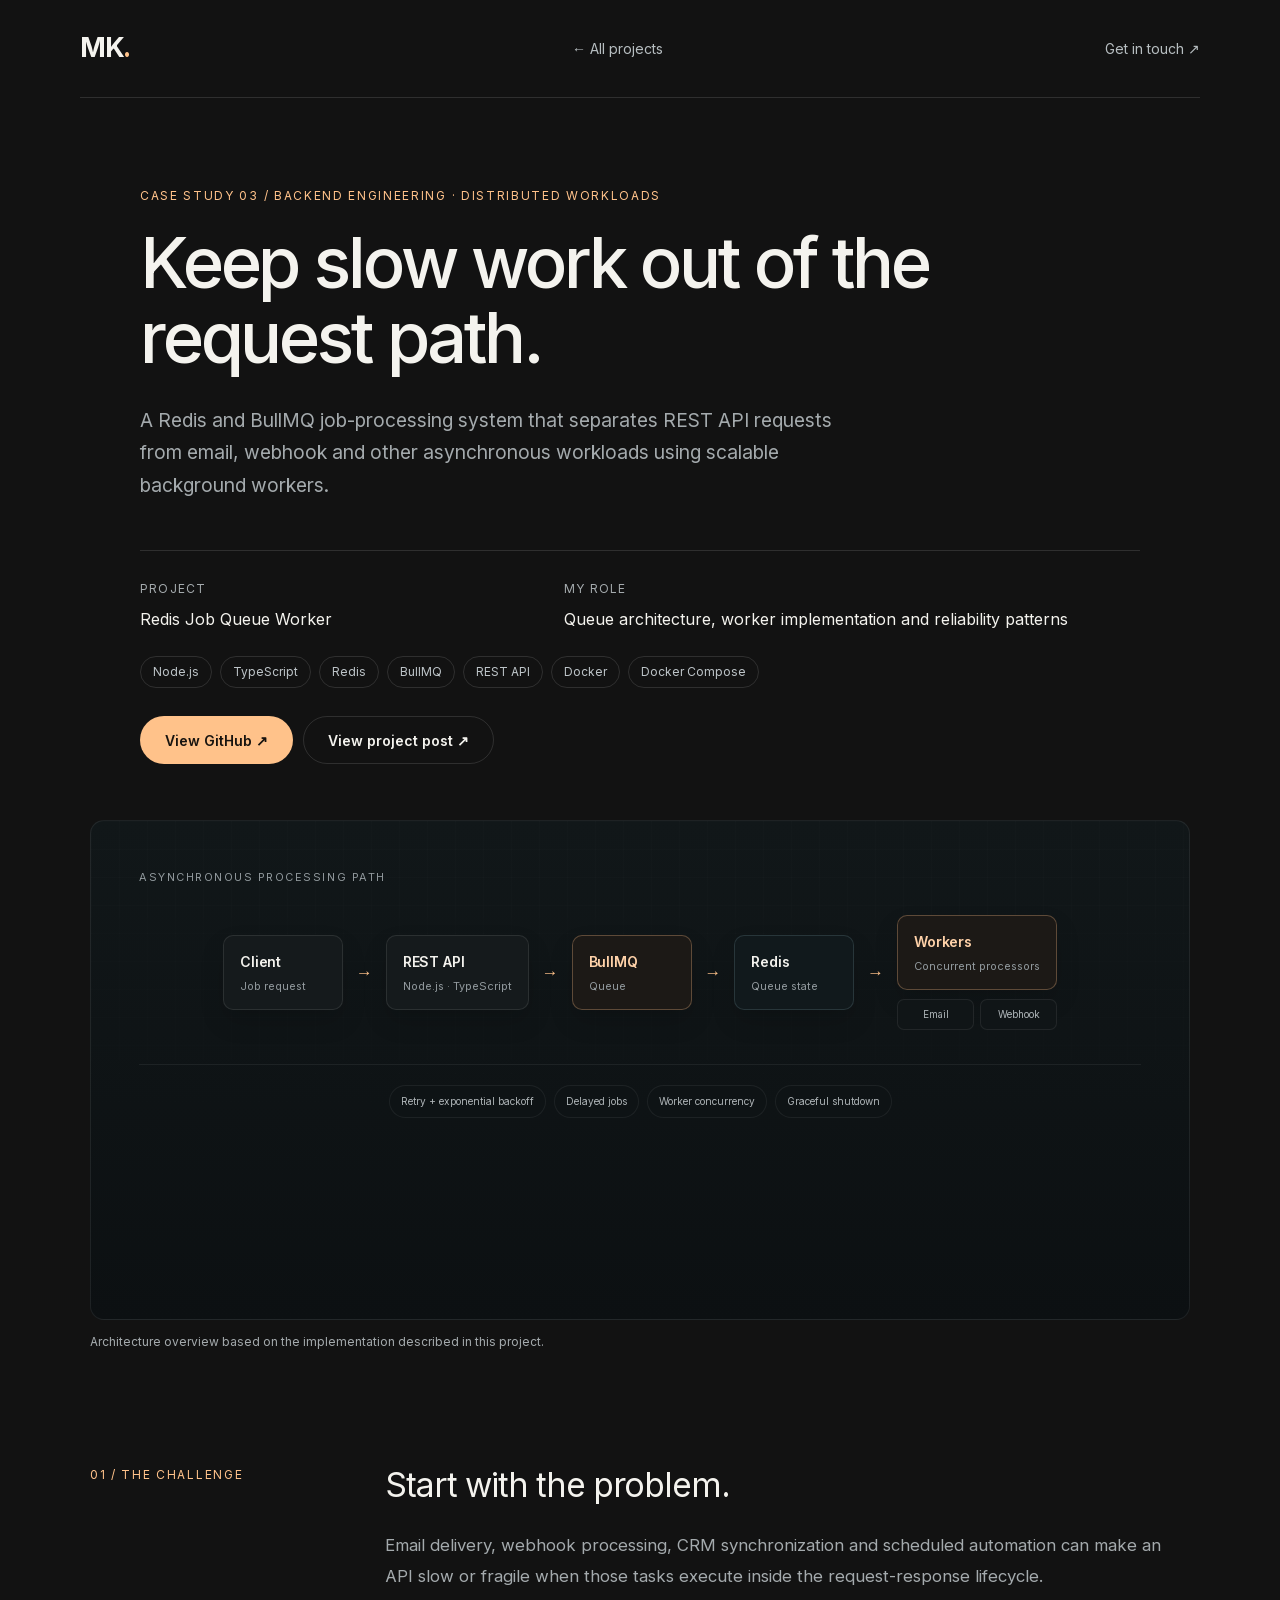
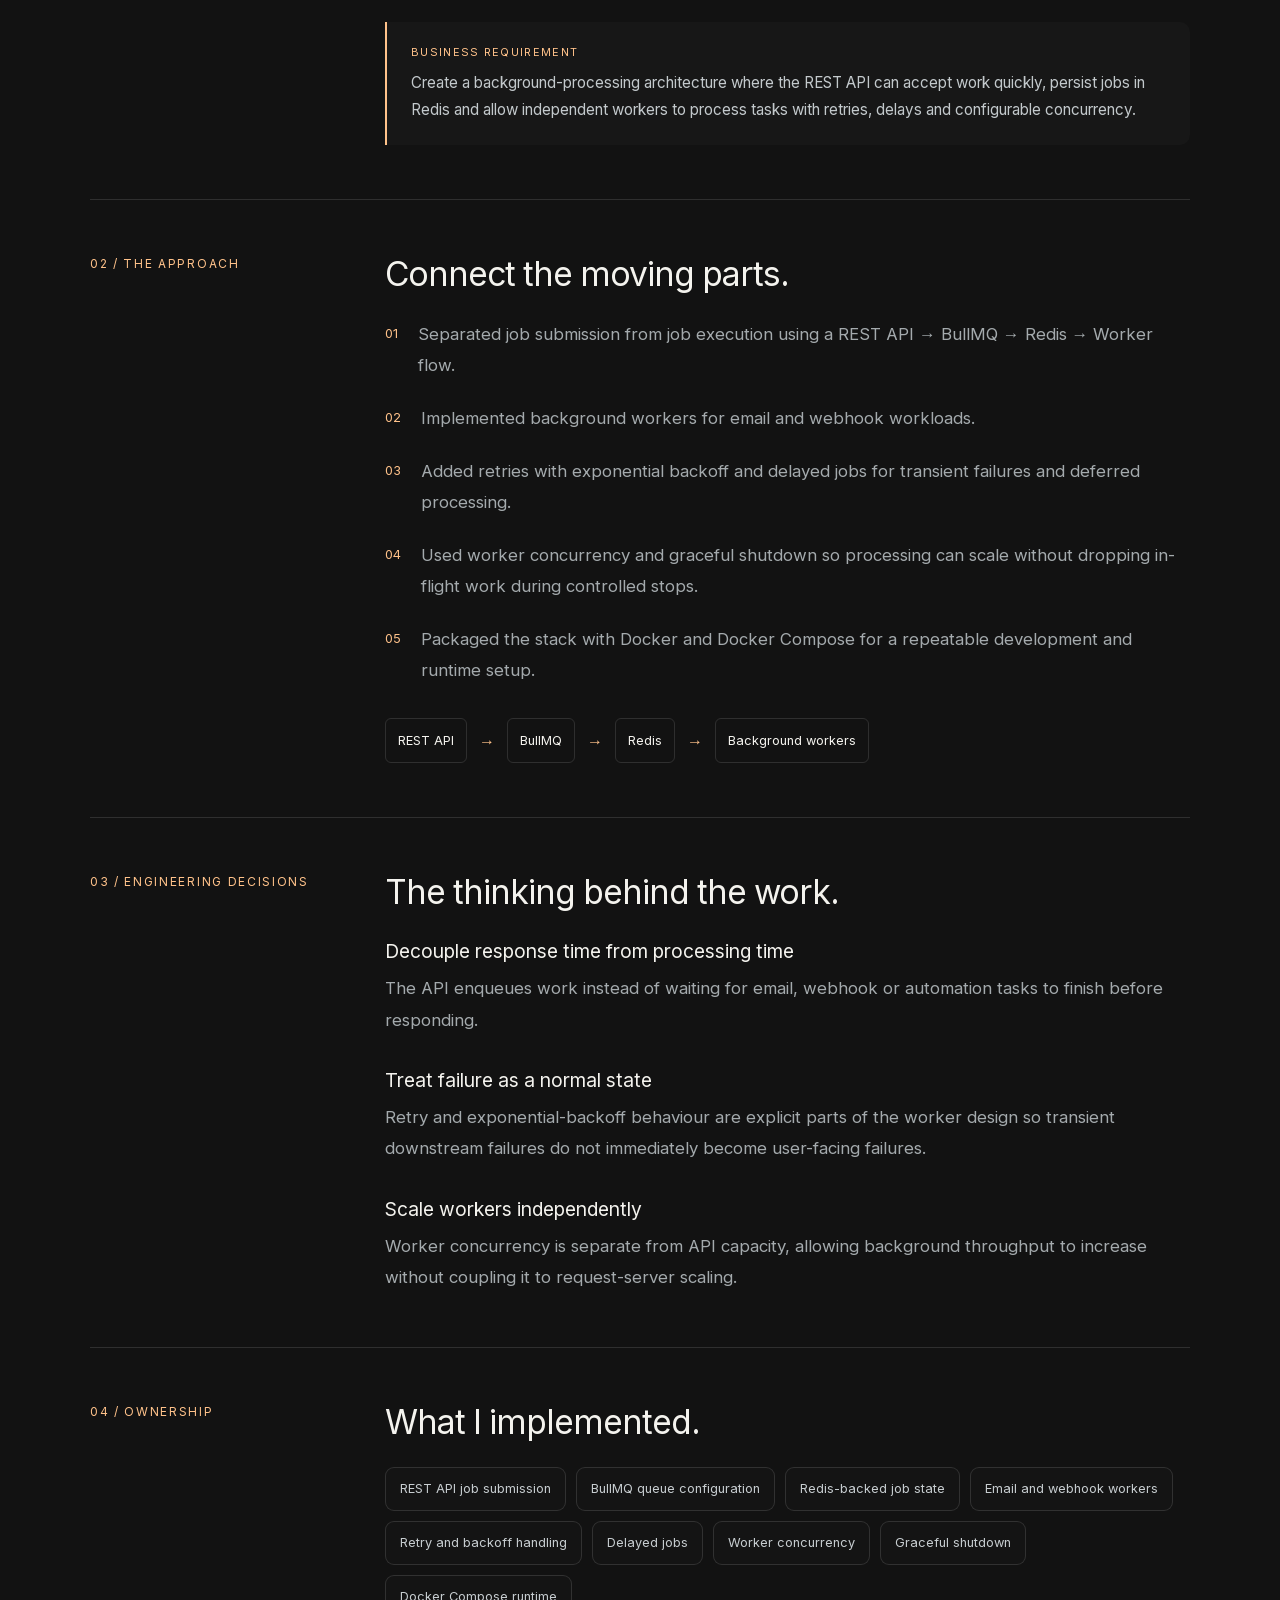
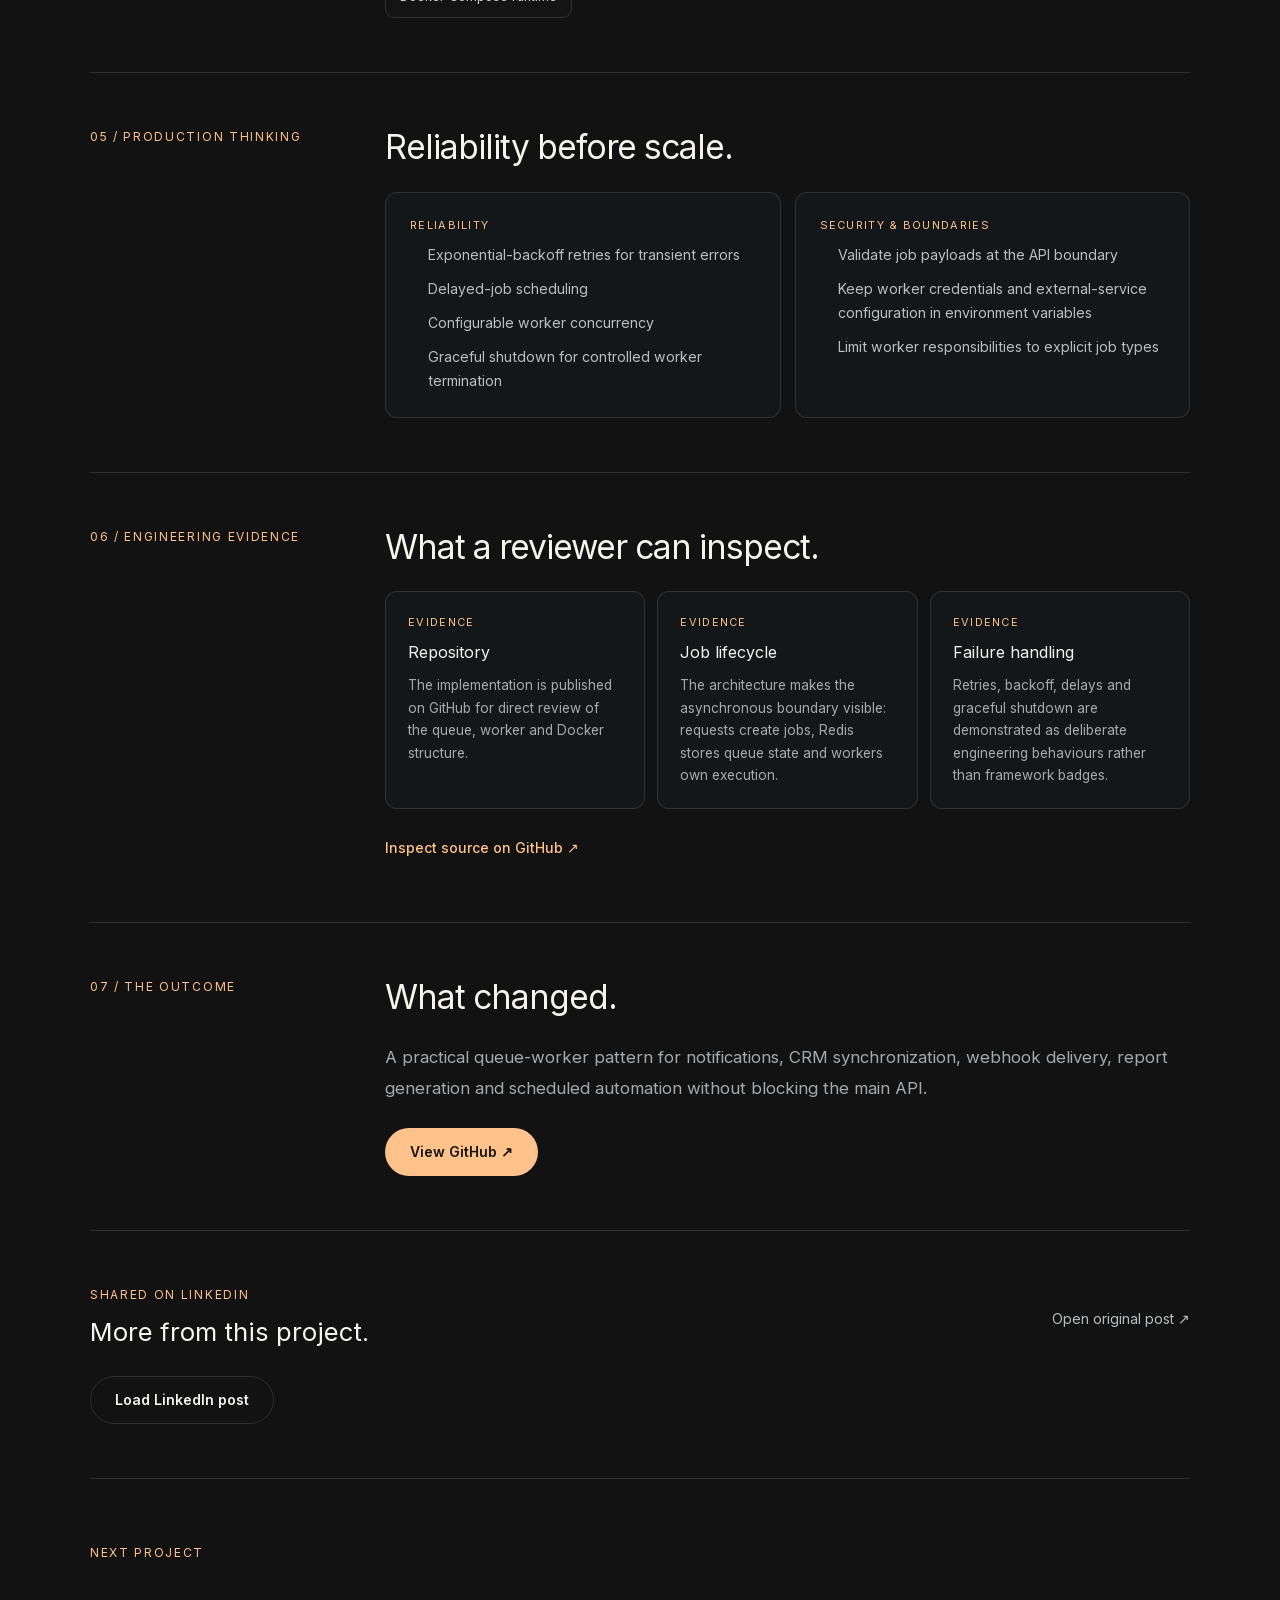
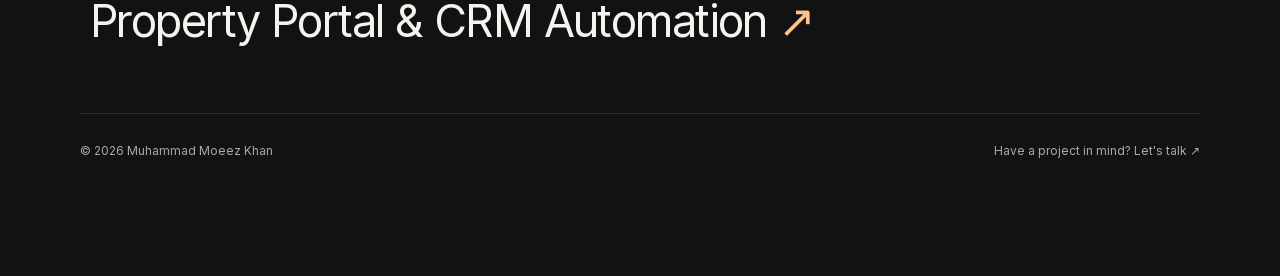
<file: work/redis-job-queue/index.html>
<!DOCTYPE html><html lang="en"><head><meta charSet="utf-8"/><meta name="viewport" content="width=device-width, initial-scale=1"/><link rel="stylesheet" href="/_next/static/css/9abb3c31a46985ae.css" data-precedence="next"/><link rel="preload" as="script" fetchPriority="low" href="/_next/static/chunks/webpack-37161725f88ba0d6.js"/><script src="/_next/static/chunks/fd9d1056-b11b2651f33aae7f.js" async=""></script><script src="/_next/static/chunks/117-e173c366e2bfd494.js" async=""></script><script src="/_next/static/chunks/main-app-817b34caf7a14b42.js" async=""></script><script src="/_next/static/chunks/972-8c0ee6fabcd1342f.js" async=""></script><script src="/_next/static/chunks/878-ba7bfb30e3ad940f.js" async=""></script><script src="/_next/static/chunks/app/work/%5Bslug%5D/page-b2a9511be668a2dd.js" async=""></script><script src="/_next/static/chunks/app/layout-aa2b3c1ed0a6c1d9.js" async=""></script><link rel="preload" href="https://www.googletagmanager.com/gtag/js?id=G-6NVH984ZPP" as="script"/><title>Redis Job Queue Worker | Moeez Khan</title><meta name="description" content="A Redis and BullMQ job-processing system that separates REST API requests from email, webhook and other asynchronous workloads using scalable background workers."/><link rel="canonical" href="https://moeezkhan112.github.io/work/redis-job-queue/"/><meta property="og:title" content="Redis Job Queue Worker"/><meta property="og:description" content="A Redis and BullMQ job-processing system that separates REST API requests from email, webhook and other asynchronous workloads using scalable background workers."/><meta property="og:url" content="https://moeezkhan112.github.io/work/redis-job-queue/"/><meta property="og:image" content="https://moeezkhan112.github.io/og.png"/><meta property="og:image:alt" content="Redis Job Queue Worker"/><meta property="og:type" content="article"/><meta name="twitter:card" content="summary_large_image"/><meta name="twitter:title" content="Redis Job Queue Worker"/><meta name="twitter:description" content="A Redis and BullMQ job-processing system that separates REST API requests from email, webhook and other asynchronous workloads using scalable background workers."/><meta name="twitter:image" content="https://moeezkhan112.github.io/og.png"/><link rel="shortcut icon" href="/favicon.ico"/><link rel="icon" href="/favicon.ico" type="image/x-icon" sizes="16x16"/><link rel="icon" href="/favicon.ico" sizes="any"/><script src="/_next/static/chunks/polyfills-42372ed130431b0a.js" noModule=""></script></head><body class="__variable_f367f3 antialiased"><script type="application/ld+json">{"@context":"https://schema.org","@type":"Person","name":"Muhammad Moeez Khan","alternateName":["Moeez Khan","moeezkhan112"],"url":"https://moeezkhan112.github.io","email":"moeezkhan392@gmail.com","jobTitle":"Full Stack, DevOps & Automation Engineer","address":{"@type":"PostalAddress","addressLocality":"Dubai","addressCountry":"AE"},"sameAs":["https://www.linkedin.com/in/muhammad-moeezkhan112/","https://github.com/moeezkhan112","https://share.google/CepyTPcQvJP8WayIR","https://himalayas.app/@moeezkhan112","https://about.me/moeezkhan112","https://topmate.io/moeezkhan112","https://linktr.ee/moeezkhan112","https://www.quora.com/profile/Moeez-Khan-170"]}</script><a class="skip-link" href="#main-content">Skip to content</a><main id="main-content" class="case-page case-redis-job-queue"><nav class="case-nav section-shell" aria-label="Case study navigation"><a href="/">MK<span class="accent">.</span></a><a class="secondary-link" href="/#projects">← All projects</a><a href="mailto:moeezkhan392@gmail.com" class="secondary-link">Get in touch ↗</a></nav><header class="case-header section-shell"><p class="eyebrow">Case study <!-- -->03<!-- --> / <!-- -->Backend Engineering · Distributed Workloads</p><h1>Keep slow work out of the request path.</h1><p class="case-lead">A Redis and BullMQ job-processing system that separates REST API requests from email, webhook and other asynchronous workloads using scalable background workers.</p><div class="case-facts"><div><span>Project</span><p>Redis Job Queue Worker</p></div><div><span>My role</span><p>Queue architecture, worker implementation and reliability patterns</p></div></div><ul class="tag-list"><li>Node.js</li><li>TypeScript</li><li>Redis</li><li>BullMQ</li><li>REST API</li><li>Docker</li><li>Docker Compose</li></ul><div class="case-header-actions"><a class="button" href="https://github.com/Moeezkhan112/redis-job-queue-worker" target="_blank" rel="noopener noreferrer">View GitHub ↗</a><a class="button button-secondary" href="https://www.linkedin.com/posts/muhammad-moeezkhan112_devops-backendengineering-redis-activity-7505607835846598656-gWhL?utm_source=share&amp;utm_medium=member_desktop&amp;rcm=ACoAABoL9lwBdFop1QBCYrrBvHDPzNFvcq8JUrk" target="_blank" rel="noopener noreferrer">View project post ↗</a></div></header><figure class="case-figure case-architecture-figure section-shell"><div class="architecture-diagram architecture-job-queue" role="img" aria-label="Client request flows through a REST API into BullMQ and Redis, where background workers process email and webhook jobs with retries, delays and concurrency controls."><div class="arch-kicker">Asynchronous processing path</div><div class="arch-linear-flow"><div class="arch-node arch-node-default"><strong>Client</strong><span>Job request</span></div><span class="arch-arrow" aria-hidden="true">→</span><div class="arch-node arch-node-default"><strong>REST API</strong><span>Node.js · TypeScript</span></div><span class="arch-arrow" aria-hidden="true">→</span><div class="arch-node arch-node-accent"><strong>BullMQ</strong><span>Queue</span></div><span class="arch-arrow" aria-hidden="true">→</span><div class="arch-node arch-node-data"><strong>Redis</strong><span>Queue state</span></div><span class="arch-arrow" aria-hidden="true">→</span><div class="arch-worker-cluster"><div class="arch-node arch-node-accent"><strong>Workers</strong><span>Concurrent processors</span></div><div class="arch-worker-jobs"><span>Email</span><span>Webhook</span></div></div></div><div class="arch-control-rail"><span>Retry + exponential backoff</span><span>Delayed jobs</span><span>Worker concurrency</span><span>Graceful shutdown</span></div></div><figcaption>Architecture overview based on the implementation described in this project.</figcaption></figure><div class="case-body section-shell"><section class="case-section"><p class="eyebrow">01 / The challenge</p><div><h2>Start with the problem.</h2><p>Email delivery, webhook processing, CRM synchronization and scheduled automation can make an API slow or fragile when those tasks execute inside the request-response lifecycle.</p><div class="case-callout"><span>Business requirement</span><p>Create a background-processing architecture where the REST API can accept work quickly, persist jobs in Redis and allow independent workers to process tasks with retries, delays and configurable concurrency.</p></div></div></section><section class="case-section"><p class="eyebrow">02 / The approach</p><div><h2>Connect the moving parts.</h2><ol class="approach-list"><li><span>0<!-- -->1</span><p>Separated job submission from job execution using a REST API → BullMQ → Redis → Worker flow.</p></li><li><span>0<!-- -->2</span><p>Implemented background workers for email and webhook workloads.</p></li><li><span>0<!-- -->3</span><p>Added retries with exponential backoff and delayed jobs for transient failures and deferred processing.</p></li><li><span>0<!-- -->4</span><p>Used worker concurrency and graceful shutdown so processing can scale without dropping in-flight work during controlled stops.</p></li><li><span>0<!-- -->5</span><p>Packaged the stack with Docker and Docker Compose for a repeatable development and runtime setup.</p></li></ol><div class="case-flow" aria-label="System flow"><div><strong>REST API</strong></div><div><span aria-hidden="true">→</span><strong>BullMQ</strong></div><div><span aria-hidden="true">→</span><strong>Redis</strong></div><div><span aria-hidden="true">→</span><strong>Background workers</strong></div></div></div></section><section class="case-section"><p class="eyebrow">03 / Engineering decisions</p><div><h2>The thinking behind the work.</h2><div class="decision-list"><div><h3>Decouple response time from processing time</h3><p>The API enqueues work instead of waiting for email, webhook or automation tasks to finish before responding.</p></div><div><h3>Treat failure as a normal state</h3><p>Retry and exponential-backoff behaviour are explicit parts of the worker design so transient downstream failures do not immediately become user-facing failures.</p></div><div><h3>Scale workers independently</h3><p>Worker concurrency is separate from API capacity, allowing background throughput to increase without coupling it to request-server scaling.</p></div></div></div></section><section class="case-section"><p class="eyebrow">04 / Ownership</p><div><h2>What I implemented.</h2><div class="case-chip-grid"><span>REST API job submission</span><span>BullMQ queue configuration</span><span>Redis-backed job state</span><span>Email and webhook workers</span><span>Retry and backoff handling</span><span>Delayed jobs</span><span>Worker concurrency</span><span>Graceful shutdown</span><span>Docker Compose runtime</span></div></div></section><section class="case-section"><p class="eyebrow">05<!-- --> / Production thinking</p><div><h2>Reliability before scale.</h2><div class="case-consideration-grid"><article><span class="case-mini-label">Reliability</span><ul><li>Exponential-backoff retries for transient errors</li><li>Delayed-job scheduling</li><li>Configurable worker concurrency</li><li>Graceful shutdown for controlled worker termination</li></ul></article><article><span class="case-mini-label">Security &amp; boundaries</span><ul><li>Validate job payloads at the API boundary</li><li>Keep worker credentials and external-service configuration in environment variables</li><li>Limit worker responsibilities to explicit job types</li></ul></article></div></div></section><section class="case-section"><p class="eyebrow">06<!-- --> / Engineering evidence</p><div><h2>What a reviewer can inspect.</h2><div class="evidence-grid"><article><span>Evidence</span><h3>Repository</h3><p>The implementation is published on GitHub for direct review of the queue, worker and Docker structure.</p></article><article><span>Evidence</span><h3>Job lifecycle</h3><p>The architecture makes the asynchronous boundary visible: requests create jobs, Redis stores queue state and workers own execution.</p></article><article><span>Evidence</span><h3>Failure handling</h3><p>Retries, backoff, delays and graceful shutdown are demonstrated as deliberate engineering behaviours rather than framework badges.</p></article></div><a class="text-link evidence-link" href="https://github.com/Moeezkhan112/redis-job-queue-worker" target="_blank" rel="noopener noreferrer">Inspect source on GitHub ↗</a></div></section><section class="case-section"><p class="eyebrow">07<!-- --> / The outcome</p><div><h2>What changed.</h2><p>A practical queue-worker pattern for notifications, CRM synchronization, webhook delivery, report generation and scheduled automation without blocking the main API.</p><div class="case-downloads"><a class="button" href="https://github.com/Moeezkhan112/redis-job-queue-worker" target="_blank" rel="noopener noreferrer">View GitHub ↗</a></div></div></section><div class="linkedin-block"><div class="linkedin-heading"><div><p class="eyebrow">Shared on LinkedIn</p><h3>More from this project.</h3></div><a class="secondary-link" href="https://www.linkedin.com/posts/muhammad-moeezkhan112_devops-backendengineering-redis-activity-7505607835846598656-gWhL?utm_source=share&amp;utm_medium=member_desktop&amp;rcm=ACoAABoL9lwBdFop1QBCYrrBvHDPzNFvcq8JUrk" target="_blank" rel="noopener noreferrer">Open original post ↗</a></div><button class="button button-secondary" aria-expanded="false" aria-controls="linkedin-preview">Load LinkedIn post</button></div><a class="next-project" href="/work/crm-automation/"><span class="eyebrow">Next project</span><span>Property Portal &amp; CRM Automation<!-- --> <span class="accent">↗</span></span></a></div><footer class="site-footer section-shell"><span>© <!-- -->2026<!-- --> Muhammad Moeez Khan</span><a href="/#contact">Have a project in mind? Let&#x27;s talk ↗</a></footer></main><script src="/_next/static/chunks/webpack-37161725f88ba0d6.js" async=""></script><script>(self.__next_f=self.__next_f||[]).push([0]);self.__next_f.push([2,null])</script><script>self.__next_f.push([1,"1:HL[\"/_next/static/css/9abb3c31a46985ae.css\",\"style\"]\n"])</script><script>self.__next_f.push([1,"2:I[2846,[],\"\"]\n4:I[2972,[\"972\",\"static/chunks/972-8c0ee6fabcd1342f.js\",\"878\",\"static/chunks/878-ba7bfb30e3ad940f.js\",\"798\",\"static/chunks/app/work/%5Bslug%5D/page-b2a9511be668a2dd.js\"],\"\"]\n5:I[139,[\"972\",\"static/chunks/972-8c0ee6fabcd1342f.js\",\"878\",\"static/chunks/878-ba7bfb30e3ad940f.js\",\"798\",\"static/chunks/app/work/%5Bslug%5D/page-b2a9511be668a2dd.js\"],\"default\"]\n6:I[4707,[],\"\"]\n8:I[6423,[],\"\"]\n9:I[8003,[\"185\",\"static/chunks/app/layout-aa2b3c1ed0a6c1d9.js\"],\"\"]\nb:I[1060,[],\"\"]\n7:[\"slug\",\"redis-job-queue\",\"d\"]\nc:[]\n"])</script><script>self.__next_f.push([1,"0:[\"$\",\"$L2\",null,{\"buildId\":\"H6RDfJB7LSri-ATPPsySA\",\"assetPrefix\":\"\",\"urlParts\":[\"\",\"work\",\"redis-job-queue\",\"\"],\"initialTree\":[\"\",{\"children\":[\"work\",{\"children\":[[\"slug\",\"redis-job-queue\",\"d\"],{\"children\":[\"__PAGE__?{\\\"slug\\\":\\\"redis-job-queue\\\"}\",{}]}]}]},\"$undefined\",\"$undefined\",true],\"initialSeedData\":[\"\",{\"children\":[\"work\",{\"children\":[[\"slug\",\"redis-job-queue\",\"d\"],{\"children\":[\"__PAGE__\",{},[[\"$L3\",[\"$\",\"main\",null,{\"id\":\"main-content\",\"className\":\"case-page case-redis-job-queue\",\"children\":[[\"$\",\"nav\",null,{\"className\":\"case-nav section-shell\",\"aria-label\":\"Case study navigation\",\"children\":[[\"$\",\"$L4\",null,{\"href\":\"/\",\"children\":[\"MK\",[\"$\",\"span\",null,{\"className\":\"accent\",\"children\":\".\"}]]}],[\"$\",\"$L4\",null,{\"href\":\"/#projects\",\"className\":\"secondary-link\",\"children\":\"← All projects\"}],[\"$\",\"a\",null,{\"href\":\"mailto:moeezkhan392@gmail.com\",\"className\":\"secondary-link\",\"children\":\"Get in touch ↗\"}]]}],[\"$\",\"header\",null,{\"className\":\"case-header section-shell\",\"children\":[[\"$\",\"p\",null,{\"className\":\"eyebrow\",\"children\":[\"Case study \",\"03\",\" / \",\"Backend Engineering · Distributed Workloads\"]}],[\"$\",\"h1\",null,{\"children\":\"Keep slow work out of the request path.\"}],[\"$\",\"p\",null,{\"className\":\"case-lead\",\"children\":\"A Redis and BullMQ job-processing system that separates REST API requests from email, webhook and other asynchronous workloads using scalable background workers.\"}],[\"$\",\"div\",null,{\"className\":\"case-facts\",\"children\":[[\"$\",\"div\",null,{\"children\":[[\"$\",\"span\",null,{\"children\":\"Project\"}],[\"$\",\"p\",null,{\"children\":\"Redis Job Queue Worker\"}]]}],[\"$\",\"div\",null,{\"children\":[[\"$\",\"span\",null,{\"children\":\"My role\"}],[\"$\",\"p\",null,{\"children\":\"Queue architecture, worker implementation and reliability patterns\"}]]}]]}],[\"$\",\"ul\",null,{\"className\":\"tag-list\",\"children\":[[\"$\",\"li\",\"Node.js\",{\"children\":\"Node.js\"}],[\"$\",\"li\",\"TypeScript\",{\"children\":\"TypeScript\"}],[\"$\",\"li\",\"Redis\",{\"children\":\"Redis\"}],[\"$\",\"li\",\"BullMQ\",{\"children\":\"BullMQ\"}],[\"$\",\"li\",\"REST API\",{\"children\":\"REST API\"}],[\"$\",\"li\",\"Docker\",{\"children\":\"Docker\"}],[\"$\",\"li\",\"Docker Compose\",{\"children\":\"Docker Compose\"}]]}],[\"$\",\"div\",null,{\"className\":\"case-header-actions\",\"children\":[[\"$\",\"a\",null,{\"className\":\"button\",\"href\":\"https://github.com/Moeezkhan112/redis-job-queue-worker\",\"target\":\"_blank\",\"rel\":\"noopener noreferrer\",\"children\":\"View GitHub ↗\"}],[\"$\",\"a\",null,{\"className\":\"button button-secondary\",\"href\":\"https://www.linkedin.com/posts/muhammad-moeezkhan112_devops-backendengineering-redis-activity-7505607835846598656-gWhL?utm_source=share\u0026utm_medium=member_desktop\u0026rcm=ACoAABoL9lwBdFop1QBCYrrBvHDPzNFvcq8JUrk\",\"target\":\"_blank\",\"rel\":\"noopener noreferrer\",\"children\":\"View project post ↗\"}]]}]]}],[\"$\",\"figure\",null,{\"className\":\"case-figure case-architecture-figure section-shell\",\"children\":[[\"$\",\"div\",null,{\"className\":\"architecture-diagram architecture-job-queue\",\"role\":\"img\",\"aria-label\":\"Client request flows through a REST API into BullMQ and Redis, where background workers process email and webhook jobs with retries, delays and concurrency controls.\",\"children\":[[\"$\",\"div\",null,{\"className\":\"arch-kicker\",\"children\":\"Asynchronous processing path\"}],[\"$\",\"div\",null,{\"className\":\"arch-linear-flow\",\"children\":[[\"$\",\"div\",null,{\"className\":\"arch-node arch-node-default\",\"children\":[[\"$\",\"strong\",null,{\"children\":\"Client\"}],[\"$\",\"span\",null,{\"children\":\"Job request\"}]]}],[\"$\",\"span\",null,{\"className\":\"arch-arrow\",\"aria-hidden\":\"true\",\"children\":\"→\"}],[\"$\",\"div\",null,{\"className\":\"arch-node arch-node-default\",\"children\":[[\"$\",\"strong\",null,{\"children\":\"REST API\"}],[\"$\",\"span\",null,{\"children\":\"Node.js · TypeScript\"}]]}],[\"$\",\"span\",null,{\"className\":\"arch-arrow\",\"aria-hidden\":\"true\",\"children\":\"→\"}],[\"$\",\"div\",null,{\"className\":\"arch-node arch-node-accent\",\"children\":[[\"$\",\"strong\",null,{\"children\":\"BullMQ\"}],[\"$\",\"span\",null,{\"children\":\"Queue\"}]]}],[\"$\",\"span\",null,{\"className\":\"arch-arrow\",\"aria-hidden\":\"true\",\"children\":\"→\"}],[\"$\",\"div\",null,{\"className\":\"arch-node arch-node-data\",\"children\":[[\"$\",\"strong\",null,{\"children\":\"Redis\"}],[\"$\",\"span\",null,{\"children\":\"Queue state\"}]]}],[\"$\",\"span\",null,{\"className\":\"arch-arrow\",\"aria-hidden\":\"true\",\"children\":\"→\"}],[\"$\",\"div\",null,{\"className\":\"arch-worker-cluster\",\"children\":[[\"$\",\"div\",null,{\"className\":\"arch-node arch-node-accent\",\"children\":[[\"$\",\"strong\",null,{\"children\":\"Workers\"}],[\"$\",\"span\",null,{\"children\":\"Concurrent processors\"}]]}],[\"$\",\"div\",null,{\"className\":\"arch-worker-jobs\",\"children\":[[\"$\",\"span\",null,{\"children\":\"Email\"}],[\"$\",\"span\",null,{\"children\":\"Webhook\"}]]}]]}]]}],[\"$\",\"div\",null,{\"className\":\"arch-control-rail\",\"children\":[[\"$\",\"span\",null,{\"children\":\"Retry + exponential backoff\"}],[\"$\",\"span\",null,{\"children\":\"Delayed jobs\"}],[\"$\",\"span\",null,{\"children\":\"Worker concurrency\"}],[\"$\",\"span\",null,{\"children\":\"Graceful shutdown\"}]]}]]}],[\"$\",\"figcaption\",null,{\"children\":\"Architecture overview based on the implementation described in this project.\"}]]}],[\"$\",\"div\",null,{\"className\":\"case-body section-shell\",\"children\":[[\"$\",\"section\",null,{\"className\":\"case-section\",\"children\":[[\"$\",\"p\",null,{\"className\":\"eyebrow\",\"children\":\"01 / The challenge\"}],[\"$\",\"div\",null,{\"children\":[[\"$\",\"h2\",null,{\"children\":\"Start with the problem.\"}],[\"$\",\"p\",null,{\"children\":\"Email delivery, webhook processing, CRM synchronization and scheduled automation can make an API slow or fragile when those tasks execute inside the request-response lifecycle.\"}],[\"$\",\"div\",null,{\"className\":\"case-callout\",\"children\":[[\"$\",\"span\",null,{\"children\":\"Business requirement\"}],[\"$\",\"p\",null,{\"children\":\"Create a background-processing architecture where the REST API can accept work quickly, persist jobs in Redis and allow independent workers to process tasks with retries, delays and configurable concurrency.\"}]]}]]}]]}],[\"$\",\"section\",null,{\"className\":\"case-section\",\"children\":[[\"$\",\"p\",null,{\"className\":\"eyebrow\",\"children\":\"02 / The approach\"}],[\"$\",\"div\",null,{\"children\":[[\"$\",\"h2\",null,{\"children\":\"Connect the moving parts.\"}],[\"$\",\"ol\",null,{\"className\":\"approach-list\",\"children\":[[\"$\",\"li\",\"Separated job submission from job execution using a REST API → BullMQ → Redis → Worker flow.\",{\"children\":[[\"$\",\"span\",null,{\"children\":[\"0\",1]}],[\"$\",\"p\",null,{\"children\":\"Separated job submission from job execution using a REST API → BullMQ → Redis → Worker flow.\"}]]}],[\"$\",\"li\",\"Implemented background workers for email and webhook workloads.\",{\"children\":[[\"$\",\"span\",null,{\"children\":[\"0\",2]}],[\"$\",\"p\",null,{\"children\":\"Implemented background workers for email and webhook workloads.\"}]]}],[\"$\",\"li\",\"Added retries with exponential backoff and delayed jobs for transient failures and deferred processing.\",{\"children\":[[\"$\",\"span\",null,{\"children\":[\"0\",3]}],[\"$\",\"p\",null,{\"children\":\"Added retries with exponential backoff and delayed jobs for transient failures and deferred processing.\"}]]}],[\"$\",\"li\",\"Used worker concurrency and graceful shutdown so processing can scale without dropping in-flight work during controlled stops.\",{\"children\":[[\"$\",\"span\",null,{\"children\":[\"0\",4]}],[\"$\",\"p\",null,{\"children\":\"Used worker concurrency and graceful shutdown so processing can scale without dropping in-flight work during controlled stops.\"}]]}],[\"$\",\"li\",\"Packaged the stack with Docker and Docker Compose for a repeatable development and runtime setup.\",{\"children\":[[\"$\",\"span\",null,{\"children\":[\"0\",5]}],[\"$\",\"p\",null,{\"children\":\"Packaged the stack with Docker and Docker Compose for a repeatable development and runtime setup.\"}]]}]]}],[\"$\",\"div\",null,{\"className\":\"case-flow\",\"aria-label\":\"System flow\",\"children\":[[\"$\",\"div\",\"REST API\",{\"children\":[false,[\"$\",\"strong\",null,{\"children\":\"REST API\"}]]}],[\"$\",\"div\",\"BullMQ\",{\"children\":[[\"$\",\"span\",null,{\"aria-hidden\":\"true\",\"children\":\"→\"}],[\"$\",\"strong\",null,{\"children\":\"BullMQ\"}]]}],[\"$\",\"div\",\"Redis\",{\"children\":[[\"$\",\"span\",null,{\"aria-hidden\":\"true\",\"children\":\"→\"}],[\"$\",\"strong\",null,{\"children\":\"Redis\"}]]}],[\"$\",\"div\",\"Background workers\",{\"children\":[[\"$\",\"span\",null,{\"aria-hidden\":\"true\",\"children\":\"→\"}],[\"$\",\"strong\",null,{\"children\":\"Background workers\"}]]}]]}]]}]]}],[\"$\",\"section\",null,{\"className\":\"case-section\",\"children\":[[\"$\",\"p\",null,{\"className\":\"eyebrow\",\"children\":\"03 / Engineering decisions\"}],[\"$\",\"div\",null,{\"children\":[[\"$\",\"h2\",null,{\"children\":\"The thinking behind the work.\"}],[\"$\",\"div\",null,{\"className\":\"decision-list\",\"children\":[[\"$\",\"div\",\"Decouple response time from processing time\",{\"children\":[[\"$\",\"h3\",null,{\"children\":\"Decouple response time from processing time\"}],[\"$\",\"p\",null,{\"children\":\"The API enqueues work instead of waiting for email, webhook or automation tasks to finish before responding.\"}]]}],[\"$\",\"div\",\"Treat failure as a normal state\",{\"children\":[[\"$\",\"h3\",null,{\"children\":\"Treat failure as a normal state\"}],[\"$\",\"p\",null,{\"children\":\"Retry and exponential-backoff behaviour are explicit parts of the worker design so transient downstream failures do not immediately become user-facing failures.\"}]]}],[\"$\",\"div\",\"Scale workers independently\",{\"children\":[[\"$\",\"h3\",null,{\"children\":\"Scale workers independently\"}],[\"$\",\"p\",null,{\"children\":\"Worker concurrency is separate from API capacity, allowing background throughput to increase without coupling it to request-server scaling.\"}]]}]]}]]}]]}],[\"$\",\"section\",null,{\"className\":\"case-section\",\"children\":[[\"$\",\"p\",null,{\"className\":\"eyebrow\",\"children\":\"04 / Ownership\"}],[\"$\",\"div\",null,{\"children\":[[\"$\",\"h2\",null,{\"children\":\"What I implemented.\"}],[\"$\",\"div\",null,{\"className\":\"case-chip-grid\",\"children\":[[\"$\",\"span\",\"REST API job submission\",{\"children\":\"REST API job submission\"}],[\"$\",\"span\",\"BullMQ queue configuration\",{\"children\":\"BullMQ queue configuration\"}],[\"$\",\"span\",\"Redis-backed job state\",{\"children\":\"Redis-backed job state\"}],[\"$\",\"span\",\"Email and webhook workers\",{\"children\":\"Email and webhook workers\"}],[\"$\",\"span\",\"Retry and backoff handling\",{\"children\":\"Retry and backoff handling\"}],[\"$\",\"span\",\"Delayed jobs\",{\"children\":\"Delayed jobs\"}],[\"$\",\"span\",\"Worker concurrency\",{\"children\":\"Worker concurrency\"}],[\"$\",\"span\",\"Graceful shutdown\",{\"children\":\"Graceful shutdown\"}],[\"$\",\"span\",\"Docker Compose runtime\",{\"children\":\"Docker Compose runtime\"}]]}]]}]]}],[\"$\",\"section\",null,{\"className\":\"case-section\",\"children\":[[\"$\",\"p\",null,{\"className\":\"eyebrow\",\"children\":[\"05\",\" / Production thinking\"]}],[\"$\",\"div\",null,{\"children\":[[\"$\",\"h2\",null,{\"children\":\"Reliability before scale.\"}],[\"$\",\"div\",null,{\"className\":\"case-consideration-grid\",\"children\":[[\"$\",\"article\",null,{\"children\":[[\"$\",\"span\",null,{\"className\":\"case-mini-label\",\"children\":\"Reliability\"}],[\"$\",\"ul\",null,{\"children\":[[\"$\",\"li\",\"Exponential-backoff retries for transient errors\",{\"children\":\"Exponential-backoff retries for transient errors\"}],[\"$\",\"li\",\"Delayed-job scheduling\",{\"children\":\"Delayed-job scheduling\"}],[\"$\",\"li\",\"Configurable worker concurrency\",{\"children\":\"Configurable worker concurrency\"}],[\"$\",\"li\",\"Graceful shutdown for controlled worker termination\",{\"children\":\"Graceful shutdown for controlled worker termination\"}]]}]]}],[\"$\",\"article\",null,{\"children\":[[\"$\",\"span\",null,{\"className\":\"case-mini-label\",\"children\":\"Security \u0026 boundaries\"}],[\"$\",\"ul\",null,{\"children\":[[\"$\",\"li\",\"Validate job payloads at the API boundary\",{\"children\":\"Validate job payloads at the API boundary\"}],[\"$\",\"li\",\"Keep worker credentials and external-service configuration in environment variables\",{\"children\":\"Keep worker credentials and external-service configuration in environment variables\"}],[\"$\",\"li\",\"Limit worker responsibilities to explicit job types\",{\"children\":\"Limit worker responsibilities to explicit job types\"}]]}]]}]]}]]}]]}],[\"$\",\"section\",null,{\"className\":\"case-section\",\"children\":[[\"$\",\"p\",null,{\"className\":\"eyebrow\",\"children\":[\"06\",\" / Engineering evidence\"]}],[\"$\",\"div\",null,{\"children\":[[\"$\",\"h2\",null,{\"children\":\"What a reviewer can inspect.\"}],[\"$\",\"div\",null,{\"className\":\"evidence-grid\",\"children\":[[\"$\",\"article\",\"Repository\",{\"children\":[[\"$\",\"span\",null,{\"children\":\"Evidence\"}],[\"$\",\"h3\",null,{\"children\":\"Repository\"}],[\"$\",\"p\",null,{\"children\":\"The implementation is published on GitHub for direct review of the queue, worker and Docker structure.\"}]]}],[\"$\",\"article\",\"Job lifecycle\",{\"children\":[[\"$\",\"span\",null,{\"children\":\"Evidence\"}],[\"$\",\"h3\",null,{\"children\":\"Job lifecycle\"}],[\"$\",\"p\",null,{\"children\":\"The architecture makes the asynchronous boundary visible: requests create jobs, Redis stores queue state and workers own execution.\"}]]}],[\"$\",\"article\",\"Failure handling\",{\"children\":[[\"$\",\"span\",null,{\"children\":\"Evidence\"}],[\"$\",\"h3\",null,{\"children\":\"Failure handling\"}],[\"$\",\"p\",null,{\"children\":\"Retries, backoff, delays and graceful shutdown are demonstrated as deliberate engineering behaviours rather than framework badges.\"}]]}]]}],[\"$\",\"a\",null,{\"className\":\"text-link evidence-link\",\"href\":\"https://github.com/Moeezkhan112/redis-job-queue-worker\",\"target\":\"_blank\",\"rel\":\"noopener noreferrer\",\"children\":\"Inspect source on GitHub ↗\"}]]}]]}],[\"$\",\"section\",null,{\"className\":\"case-section\",\"children\":[[\"$\",\"p\",null,{\"className\":\"eyebrow\",\"children\":[\"07\",\" / The outcome\"]}],[\"$\",\"div\",null,{\"children\":[[\"$\",\"h2\",null,{\"children\":\"What changed.\"}],[\"$\",\"p\",null,{\"children\":\"A practical queue-worker pattern for notifications, CRM synchronization, webhook delivery, report generation and scheduled automation without blocking the main API.\"}],\"$undefined\",\"$undefined\",[\"$\",\"div\",null,{\"className\":\"case-downloads\",\"children\":[\"$undefined\",[\"$\",\"a\",null,{\"className\":\"button\",\"href\":\"https://github.com/Moeezkhan112/redis-job-queue-worker\",\"target\":\"_blank\",\"rel\":\"noopener noreferrer\",\"children\":\"View GitHub ↗\"}],\"$undefined\"]}]]}]]}],[\"$\",\"$L5\",null,{\"urn\":\"urn:li:share:7505594262336667649\",\"url\":\"https://www.linkedin.com/posts/muhammad-moeezkhan112_devops-backendengineering-redis-activity-7505607835846598656-gWhL?utm_source=share\u0026utm_medium=member_desktop\u0026rcm=ACoAABoL9lwBdFop1QBCYrrBvHDPzNFvcq8JUrk\",\"title\":\"Redis Job Queue Worker\",\"height\":1102}],[\"$\",\"$L4\",null,{\"className\":\"next-project\",\"href\":\"/work/crm-automation/\",\"children\":[[\"$\",\"span\",null,{\"className\":\"eyebrow\",\"children\":\"Next project\"}],[\"$\",\"span\",null,{\"children\":[\"Property Portal \u0026 CRM Automation\",\" \",[\"$\",\"span\",null,{\"className\":\"accent\",\"children\":\"↗\"}]]}]]}]]}],[\"$\",\"footer\",null,{\"className\":\"site-footer section-shell\",\"children\":[[\"$\",\"span\",null,{\"children\":[\"© \",2026,\" Muhammad Moeez Khan\"]}],[\"$\",\"$L4\",null,{\"href\":\"/#contact\",\"children\":\"Have a project in mind? Let's talk ↗\"}]]}]]}],null],null],null]},[null,[\"$\",\"$L6\",null,{\"parallelRouterKey\":\"children\",\"segmentPath\":[\"children\",\"work\",\"children\",\"$7\",\"children\"],\"error\":\"$undefined\",\"errorStyles\":\"$undefined\",\"errorScripts\":\"$undefined\",\"template\":[\"$\",\"$L8\",null,{}],\"templateStyles\":\"$undefined\",\"templateScripts\":\"$undefined\",\"notFound\":\"$undefined\",\"notFoundStyles\":\"$undefined\"}]],null]},[null,[\"$\",\"$L6\",null,{\"parallelRouterKey\":\"children\",\"segmentPath\":[\"children\",\"work\",\"children\"],\"error\":\"$undefined\",\"errorStyles\":\"$undefined\",\"errorScripts\":\"$undefined\",\"template\":[\"$\",\"$L8\",null,{}],\"templateStyles\":\"$undefined\",\"templateScripts\":\"$undefined\",\"notFound\":\"$undefined\",\"notFoundStyles\":\"$undefined\"}]],null]},[[[[\"$\",\"link\",\"0\",{\"rel\":\"stylesheet\",\"href\":\"/_next/static/css/9abb3c31a46985ae.css\",\"precedence\":\"next\",\"crossOrigin\":\"$undefined\"}]],[\"$\",\"html\",null,{\"lang\":\"en\",\"children\":[\"$\",\"body\",null,{\"className\":\"__variable_f367f3 antialiased\",\"children\":[[\"$\",\"script\",null,{\"type\":\"application/ld+json\",\"dangerouslySetInnerHTML\":{\"__html\":\"{\\\"@context\\\":\\\"https://schema.org\\\",\\\"@type\\\":\\\"Person\\\",\\\"name\\\":\\\"Muhammad Moeez Khan\\\",\\\"alternateName\\\":[\\\"Moeez Khan\\\",\\\"moeezkhan112\\\"],\\\"url\\\":\\\"https://moeezkhan112.github.io\\\",\\\"email\\\":\\\"moeezkhan392@gmail.com\\\",\\\"jobTitle\\\":\\\"Full Stack, DevOps \u0026 Automation Engineer\\\",\\\"address\\\":{\\\"@type\\\":\\\"PostalAddress\\\",\\\"addressLocality\\\":\\\"Dubai\\\",\\\"addressCountry\\\":\\\"AE\\\"},\\\"sameAs\\\":[\\\"https://www.linkedin.com/in/muhammad-moeezkhan112/\\\",\\\"https://github.com/moeezkhan112\\\",\\\"https://share.google/CepyTPcQvJP8WayIR\\\",\\\"https://himalayas.app/@moeezkhan112\\\",\\\"https://about.me/moeezkhan112\\\",\\\"https://topmate.io/moeezkhan112\\\",\\\"https://linktr.ee/moeezkhan112\\\",\\\"https://www.quora.com/profile/Moeez-Khan-170\\\"]}\"}}],[\"$\",\"a\",null,{\"className\":\"skip-link\",\"href\":\"#main-content\",\"children\":\"Skip to content\"}],[\"$\",\"$L6\",null,{\"parallelRouterKey\":\"children\",\"segmentPath\":[\"children\"],\"error\":\"$undefined\",\"errorStyles\":\"$undefined\",\"errorScripts\":\"$undefined\",\"template\":[\"$\",\"$L8\",null,{}],\"templateStyles\":\"$undefined\",\"templateScripts\":\"$undefined\",\"notFound\":[\"$\",\"main\",null,{\"id\":\"main-content\",\"className\":\"section-shell min-h-screen flex flex-col justify-center py-24\",\"children\":[[\"$\",\"p\",null,{\"className\":\"eyebrow\",\"children\":\"404 / A different direction\"}],[\"$\",\"h1\",null,{\"className\":\"text-4xl md:text-6xl font-medium tracking-tight mb-6\",\"children\":\"This page isn’t here.\"}],[\"$\",\"p\",null,{\"className\":\"muted max-w-lg leading-relaxed mb-8\",\"children\":\"The link may have changed. Explore my projects or head back to the portfolio.\"}],[\"$\",\"div\",null,{\"className\":\"flex flex-wrap gap-3\",\"children\":[[\"$\",\"$L4\",null,{\"href\":\"/#projects\",\"className\":\"button\",\"children\":\"Explore the work ↗\"}],[\"$\",\"$L4\",null,{\"href\":\"/\",\"className\":\"button button-secondary\",\"children\":\"Back to home\"}]]}]]}],\"notFoundStyles\":[]}],[\"$\",\"$L9\",null,{\"src\":\"https://www.googletagmanager.com/gtag/js?id=G-6NVH984ZPP\",\"strategy\":\"afterInteractive\"}],[\"$\",\"$L9\",null,{\"id\":\"ga4-init\",\"strategy\":\"afterInteractive\",\"children\":\"\\n            window.dataLayer = window.dataLayer || [];\\n            function gtag(){ window.dataLayer.push(arguments); }\\n            window.gtag = gtag;\\n            gtag('js', new Date());\\n            gtag('config', 'G-6NVH984ZPP', {\\n              send_page_view: true\\n            });\\n          \"}]]}]}]],null],null],\"couldBeIntercepted\":false,\"initialHead\":[null,\"$La\"],\"globalErrorComponent\":\"$b\",\"missingSlots\":\"$Wc\"}]\n"])</script><script>self.__next_f.push([1,"a:[[\"$\",\"meta\",\"0\",{\"name\":\"viewport\",\"content\":\"width=device-width, initial-scale=1\"}],[\"$\",\"meta\",\"1\",{\"charSet\":\"utf-8\"}],[\"$\",\"title\",\"2\",{\"children\":\"Redis Job Queue Worker | Moeez Khan\"}],[\"$\",\"meta\",\"3\",{\"name\":\"description\",\"content\":\"A Redis and BullMQ job-processing system that separates REST API requests from email, webhook and other asynchronous workloads using scalable background workers.\"}],[\"$\",\"link\",\"4\",{\"rel\":\"canonical\",\"href\":\"https://moeezkhan112.github.io/work/redis-job-queue/\"}],[\"$\",\"meta\",\"5\",{\"property\":\"og:title\",\"content\":\"Redis Job Queue Worker\"}],[\"$\",\"meta\",\"6\",{\"property\":\"og:description\",\"content\":\"A Redis and BullMQ job-processing system that separates REST API requests from email, webhook and other asynchronous workloads using scalable background workers.\"}],[\"$\",\"meta\",\"7\",{\"property\":\"og:url\",\"content\":\"https://moeezkhan112.github.io/work/redis-job-queue/\"}],[\"$\",\"meta\",\"8\",{\"property\":\"og:image\",\"content\":\"https://moeezkhan112.github.io/og.png\"}],[\"$\",\"meta\",\"9\",{\"property\":\"og:image:alt\",\"content\":\"Redis Job Queue Worker\"}],[\"$\",\"meta\",\"10\",{\"property\":\"og:type\",\"content\":\"article\"}],[\"$\",\"meta\",\"11\",{\"name\":\"twitter:card\",\"content\":\"summary_large_image\"}],[\"$\",\"meta\",\"12\",{\"name\":\"twitter:title\",\"content\":\"Redis Job Queue Worker\"}],[\"$\",\"meta\",\"13\",{\"name\":\"twitter:description\",\"content\":\"A Redis and BullMQ job-processing system that separates REST API requests from email, webhook and other asynchronous workloads using scalable background workers.\"}],[\"$\",\"meta\",\"14\",{\"name\":\"twitter:image\",\"content\":\"https://moeezkhan112.github.io/og.png\"}],[\"$\",\"link\",\"15\",{\"rel\":\"shortcut icon\",\"href\":\"/favicon.ico\"}],[\"$\",\"link\",\"16\",{\"rel\":\"icon\",\"href\":\"/favicon.ico\",\"type\":\"image/x-icon\",\"sizes\":\"16x16\"}],[\"$\",\"link\",\"17\",{\"rel\":\"icon\",\"href\":\"/favicon.ico\",\"sizes\":\"any\"}]]\n3:null\n"])</script></body></html>
</file>
<file: _next/static/css/9abb3c31a46985ae.css>
@font-face{font-family:__Inter_f367f3;font-style:normal;font-weight:100 900;font-display:swap;src:url(/_next/static/media/ba9851c3c22cd980-s.woff2) format("woff2");unicode-range:u+0460-052f,u+1c80-1c8a,u+20b4,u+2de0-2dff,u+a640-a69f,u+fe2e-fe2f}@font-face{font-family:__Inter_f367f3;font-style:normal;font-weight:100 900;font-display:swap;src:url(/_next/static/media/21350d82a1f187e9-s.woff2) format("woff2");unicode-range:u+0301,u+0400-045f,u+0490-0491,u+04b0-04b1,u+2116}@font-face{font-family:__Inter_f367f3;font-style:normal;font-weight:100 900;font-display:swap;src:url(/_next/static/media/c5fe6dc8356a8c31-s.woff2) format("woff2");unicode-range:u+1f??}@font-face{font-family:__Inter_f367f3;font-style:normal;font-weight:100 900;font-display:swap;src:url(/_next/static/media/19cfc7226ec3afaa-s.woff2) format("woff2");unicode-range:u+0370-0377,u+037a-037f,u+0384-038a,u+038c,u+038e-03a1,u+03a3-03ff}@font-face{font-family:__Inter_f367f3;font-style:normal;font-weight:100 900;font-display:swap;src:url(/_next/static/media/df0a9ae256c0569c-s.woff2) format("woff2");unicode-range:u+0102-0103,u+0110-0111,u+0128-0129,u+0168-0169,u+01a0-01a1,u+01af-01b0,u+0300-0301,u+0303-0304,u+0308-0309,u+0323,u+0329,u+1ea0-1ef9,u+20ab}@font-face{font-family:__Inter_f367f3;font-style:normal;font-weight:100 900;font-display:swap;src:url(/_next/static/media/8e9860b6e62d6359-s.woff2) format("woff2");unicode-range:u+0100-02ba,u+02bd-02c5,u+02c7-02cc,u+02ce-02d7,u+02dd-02ff,u+0304,u+0308,u+0329,u+1d00-1dbf,u+1e00-1e9f,u+1ef2-1eff,u+2020,u+20a0-20ab,u+20ad-20c0,u+2113,u+2c60-2c7f,u+a720-a7ff}@font-face{font-family:__Inter_f367f3;font-style:normal;font-weight:100 900;font-display:swap;src:url(/_next/static/media/e4af272ccee01ff0-s.p.woff2) format("woff2");unicode-range:u+00??,u+0131,u+0152-0153,u+02bb-02bc,u+02c6,u+02da,u+02dc,u+0304,u+0308,u+0329,u+2000-206f,u+20ac,u+2122,u+2191,u+2193,u+2212,u+2215,u+feff,u+fffd}@font-face{font-family:__Inter_Fallback_f367f3;src:local("Arial");ascent-override:90.49%;descent-override:22.56%;line-gap-override:0.00%;size-adjust:107.06%}.__className_f367f3{font-family:__Inter_f367f3,__Inter_Fallback_f367f3;font-style:normal}.__variable_f367f3{--font-inter:"__Inter_f367f3","__Inter_Fallback_f367f3"}*,:after,:before{--tw-border-spacing-x:0;--tw-border-spacing-y:0;--tw-translate-x:0;--tw-translate-y:0;--tw-rotate:0;--tw-skew-x:0;--tw-skew-y:0;--tw-scale-x:1;--tw-scale-y:1;--tw-pan-x: ;--tw-pan-y: ;--tw-pinch-zoom: ;--tw-scroll-snap-strictness:proximity;--tw-gradient-from-position: ;--tw-gradient-via-position: ;--tw-gradient-to-position: ;--tw-ordinal: ;--tw-slashed-zero: ;--tw-numeric-figure: ;--tw-numeric-spacing: ;--tw-numeric-fraction: ;--tw-ring-inset: ;--tw-ring-offset-width:0px;--tw-ring-offset-color:#fff;--tw-ring-color:rgba(59,130,246,.5);--tw-ring-offset-shadow:0 0 #0000;--tw-ring-shadow:0 0 #0000;--tw-shadow:0 0 #0000;--tw-shadow-colored:0 0 #0000;--tw-blur: ;--tw-brightness: ;--tw-contrast: ;--tw-grayscale: ;--tw-hue-rotate: ;--tw-invert: ;--tw-saturate: ;--tw-sepia: ;--tw-drop-shadow: ;--tw-backdrop-blur: ;--tw-backdrop-brightness: ;--tw-backdrop-contrast: ;--tw-backdrop-grayscale: ;--tw-backdrop-hue-rotate: ;--tw-backdrop-invert: ;--tw-backdrop-opacity: ;--tw-backdrop-saturate: ;--tw-backdrop-sepia: ;--tw-contain-size: ;--tw-contain-layout: ;--tw-contain-paint: ;--tw-contain-style: }::backdrop{--tw-border-spacing-x:0;--tw-border-spacing-y:0;--tw-translate-x:0;--tw-translate-y:0;--tw-rotate:0;--tw-skew-x:0;--tw-skew-y:0;--tw-scale-x:1;--tw-scale-y:1;--tw-pan-x: ;--tw-pan-y: ;--tw-pinch-zoom: ;--tw-scroll-snap-strictness:proximity;--tw-gradient-from-position: ;--tw-gradient-via-position: ;--tw-gradient-to-position: ;--tw-ordinal: ;--tw-slashed-zero: ;--tw-numeric-figure: ;--tw-numeric-spacing: ;--tw-numeric-fraction: ;--tw-ring-inset: ;--tw-ring-offset-width:0px;--tw-ring-offset-color:#fff;--tw-ring-color:rgba(59,130,246,.5);--tw-ring-offset-shadow:0 0 #0000;--tw-ring-shadow:0 0 #0000;--tw-shadow:0 0 #0000;--tw-shadow-colored:0 0 #0000;--tw-blur: ;--tw-brightness: ;--tw-contrast: ;--tw-grayscale: ;--tw-hue-rotate: ;--tw-invert: ;--tw-saturate: ;--tw-sepia: ;--tw-drop-shadow: ;--tw-backdrop-blur: ;--tw-backdrop-brightness: ;--tw-backdrop-contrast: ;--tw-backdrop-grayscale: ;--tw-backdrop-hue-rotate: ;--tw-backdrop-invert: ;--tw-backdrop-opacity: ;--tw-backdrop-saturate: ;--tw-backdrop-sepia: ;--tw-contain-size: ;--tw-contain-layout: ;--tw-contain-paint: ;--tw-contain-style: }/*
! tailwindcss v3.4.19 | MIT License | https://tailwindcss.com
*/*,:after,:before{box-sizing:border-box;border:0 solid #e5e7eb}:after,:before{--tw-content:""}:host,html{line-height:1.5;-webkit-text-size-adjust:100%;-moz-tab-size:4;tab-size:4;font-family:ui-sans-serif,system-ui,sans-serif,Apple Color Emoji,Segoe UI Emoji,Segoe UI Symbol,Noto Color Emoji;font-feature-settings:normal;font-variation-settings:normal;-webkit-tap-highlight-color:transparent}body{line-height:inherit}hr{height:0;color:inherit;border-top-width:1px}abbr:where([title]){text-decoration:underline dotted}h1,h2,h3,h4,h5,h6{font-size:inherit;font-weight:inherit}a{color:inherit;text-decoration:inherit}b,strong{font-weight:bolder}code,kbd,pre,samp{font-family:ui-monospace,SFMono-Regular,Menlo,Monaco,Consolas,Liberation Mono,Courier New,monospace;font-feature-settings:normal;font-variation-settings:normal;font-size:1em}small{font-size:80%}sub,sup{font-size:75%;line-height:0;position:relative;vertical-align:baseline}sub{bottom:-.25em}sup{top:-.5em}table{text-indent:0;border-color:inherit;border-collapse:collapse}button,input,optgroup,select,textarea{font-family:inherit;font-feature-settings:inherit;font-variation-settings:inherit;font-size:100%;font-weight:inherit;line-height:inherit;letter-spacing:inherit;color:inherit;margin:0;padding:0}button,select{text-transform:none}button,input:where([type=button]),input:where([type=reset]),input:where([type=submit]){-webkit-appearance:button;background-color:transparent;background-image:none}:-moz-focusring{outline:auto}:-moz-ui-invalid{box-shadow:none}progress{vertical-align:baseline}::-webkit-inner-spin-button,::-webkit-outer-spin-button{height:auto}[type=search]{-webkit-appearance:textfield;outline-offset:-2px}::-webkit-search-decoration{-webkit-appearance:none}::-webkit-file-upload-button{-webkit-appearance:button;font:inherit}summary{display:list-item}blockquote,dd,dl,figure,h1,h2,h3,h4,h5,h6,hr,p,pre{margin:0}fieldset{margin:0}fieldset,legend{padding:0}menu,ol,ul{list-style:none;margin:0;padding:0}textarea{resize:vertical}input::placeholder,textarea::placeholder{opacity:1;color:#9ca3af}[role=button],button{cursor:pointer}:disabled{cursor:default}audio,canvas,embed,iframe,img,object,svg,video{display:block;vertical-align:middle}img,video{max-width:100%;height:auto}[hidden]:where(:not([hidden=until-found])){display:none}.sr-only{position:absolute;width:1px;height:1px;padding:0;margin:-1px;overflow:hidden;clip:rect(0,0,0,0);white-space:nowrap;border-width:0}.pointer-events-none{pointer-events:none}.pointer-events-auto{pointer-events:auto}.visible{visibility:visible}.static{position:static}.fixed{position:fixed}.absolute{position:absolute}.relative{position:relative}.sticky{position:sticky}.inset-0{inset:0}.inset-x-0{left:0;right:0}.-right-20{right:-5rem}.-top-20{top:-5rem}.bottom-0{bottom:0}.bottom-10{bottom:2.5rem}.bottom-24{bottom:6rem}.bottom-3{bottom:.75rem}.bottom-4{bottom:1rem}.bottom-6{bottom:1.5rem}.bottom-8{bottom:2rem}.bottom-\[88px\]{bottom:88px}.bottom-\[max\(16px\2c env\(safe-area-inset-bottom\)\)\]{bottom:max(16px,env(safe-area-inset-bottom))}.bottom-full{bottom:100%}.left-0{left:0}.left-1\/2{left:50%}.left-8{left:2rem}.left-\[24px\]{left:24px}.right-0{right:0}.right-10{right:2.5rem}.right-20{right:5rem}.right-3{right:.75rem}.right-4{right:1rem}.right-6{right:1.5rem}.right-8{right:2rem}.top-0{top:0}.top-1\/2{top:50%}.top-10{top:2.5rem}.top-4{top:1rem}.-z-10{z-index:-10}.z-0{z-index:0}.z-10{z-index:10}.z-20{z-index:20}.z-50{z-index:50}.z-\[100\]{z-index:100}.mx-1{margin-left:.25rem;margin-right:.25rem}.mx-auto{margin-left:auto;margin-right:auto}.-mt-\[3px\]{margin-top:-3px}.mb-1{margin-bottom:.25rem}.mb-12{margin-bottom:3rem}.mb-16{margin-bottom:4rem}.mb-2{margin-bottom:.5rem}.mb-20{margin-bottom:5rem}.mb-3{margin-bottom:.75rem}.mb-4{margin-bottom:1rem}.mb-6{margin-bottom:1.5rem}.mb-8{margin-bottom:2rem}.mt-2{margin-top:.5rem}.mt-28{margin-top:7rem}.mt-3{margin-top:.75rem}.mt-6{margin-top:1.5rem}.mt-8{margin-top:2rem}.block{display:block}.inline-block{display:inline-block}.inline{display:inline}.flex{display:flex}.grid{display:grid}.hidden{display:none}.h-1{height:.25rem}.h-1\.5{height:.375rem}.h-10{height:2.5rem}.h-11{height:2.75rem}.h-12{height:3rem}.h-14{height:3.5rem}.h-2\.5{height:.625rem}.h-4{height:1rem}.h-48{height:12rem}.h-5{height:1.25rem}.h-6{height:1.5rem}.h-\[18px\]{height:18px}.h-auto{height:auto}.h-full{height:100%}.h-px{height:1px}.min-h-\[300px\]{min-height:300px}.min-h-\[400px\]{min-height:400px}.min-h-screen{min-height:100vh}.w-1{width:.25rem}.w-1\.5{width:.375rem}.w-1\/2{width:50%}.w-10{width:2.5rem}.w-11{width:2.75rem}.w-12{width:3rem}.w-14{width:3.5rem}.w-16{width:4rem}.w-2\.5{width:.625rem}.w-4{width:1rem}.w-48{width:12rem}.w-6{width:1.5rem}.w-\[18px\]{width:18px}.w-\[1px\]{width:1px}.w-fit{width:fit-content}.w-full{width:100%}.w-px{width:1px}.max-w-2xl{max-width:42rem}.max-w-7xl{max-width:80rem}.max-w-\[360px\]{max-width:360px}.max-w-lg{max-width:32rem}.max-w-xl{max-width:36rem}.flex-1{flex:1 1 0%}.flex-shrink-0{flex-shrink:0}.grow{flex-grow:1}.origin-left{transform-origin:left}.-translate-x-1\/2{--tw-translate-x:-50%}.-translate-x-1\/2,.-translate-y-1\/2{transform:translate(var(--tw-translate-x),var(--tw-translate-y)) rotate(var(--tw-rotate)) skewX(var(--tw-skew-x)) skewY(var(--tw-skew-y)) scaleX(var(--tw-scale-x)) scaleY(var(--tw-scale-y))}.-translate-y-1\/2{--tw-translate-y:-50%}.translate-x-0{--tw-translate-x:0px}.translate-x-0,.translate-x-4{transform:translate(var(--tw-translate-x),var(--tw-translate-y)) rotate(var(--tw-rotate)) skewX(var(--tw-skew-x)) skewY(var(--tw-skew-y)) scaleX(var(--tw-scale-x)) scaleY(var(--tw-scale-y))}.translate-x-4{--tw-translate-x:1rem}.translate-y-2{--tw-translate-y:0.5rem}.rotate-45,.translate-y-2{transform:translate(var(--tw-translate-x),var(--tw-translate-y)) rotate(var(--tw-rotate)) skewX(var(--tw-skew-x)) skewY(var(--tw-skew-y)) scaleX(var(--tw-scale-x)) scaleY(var(--tw-scale-y))}.rotate-45{--tw-rotate:45deg}.scale-100{--tw-scale-x:1;--tw-scale-y:1}.scale-100,.transform{transform:translate(var(--tw-translate-x),var(--tw-translate-y)) rotate(var(--tw-rotate)) skewX(var(--tw-skew-x)) skewY(var(--tw-skew-y)) scaleX(var(--tw-scale-x)) scaleY(var(--tw-scale-y))}@keyframes pulse{50%{opacity:.5}}.animate-pulse{animation:pulse 2s cubic-bezier(.4,0,.6,1) infinite}.cursor-default{cursor:default}.resize{resize:both}.grid-cols-1{grid-template-columns:repeat(1,minmax(0,1fr))}.grid-cols-2{grid-template-columns:repeat(2,minmax(0,1fr))}.flex-row{flex-direction:row}.flex-col{flex-direction:column}.flex-wrap{flex-wrap:wrap}.items-start{align-items:flex-start}.items-center{align-items:center}.justify-start{justify-content:flex-start}.justify-end{justify-content:flex-end}.justify-center{justify-content:center}.justify-between{justify-content:space-between}.gap-0{gap:0}.gap-1{gap:.25rem}.gap-12{gap:3rem}.gap-2{gap:.5rem}.gap-2\.5{gap:.625rem}.gap-3{gap:.75rem}.gap-4{gap:1rem}.gap-6{gap:1.5rem}.space-y-12>:not([hidden])~:not([hidden]){--tw-space-y-reverse:0;margin-top:calc(3rem * calc(1 - var(--tw-space-y-reverse)));margin-bottom:calc(3rem * var(--tw-space-y-reverse))}.space-y-3>:not([hidden])~:not([hidden]){--tw-space-y-reverse:0;margin-top:calc(.75rem * calc(1 - var(--tw-space-y-reverse)));margin-bottom:calc(.75rem * var(--tw-space-y-reverse))}.space-y-4>:not([hidden])~:not([hidden]){--tw-space-y-reverse:0;margin-top:calc(1rem * calc(1 - var(--tw-space-y-reverse)));margin-bottom:calc(1rem * var(--tw-space-y-reverse))}.overflow-hidden{overflow:hidden}.whitespace-nowrap{white-space:nowrap}.whitespace-pre-line{white-space:pre-line}.rounded-3xl{border-radius:1.5rem}.rounded-full{border-radius:9999px}.rounded-md{border-radius:.375rem}.border{border-width:1px}.border-2{border-width:2px}.border-y{border-top-width:1px}.border-b,.border-y{border-bottom-width:1px}.border-r{border-right-width:1px}.border-t{border-top-width:1px}.border-white\/10{border-color:hsla(0,0%,100%,.1)}.border-white\/5{border-color:hsla(0,0%,100%,.05)}.border-white\/\[0\.08\]{border-color:hsla(0,0%,100%,.08)}.border-zinc-400{--tw-border-opacity:1;border-color:rgb(161 161 170/var(--tw-border-opacity,1))}.bg-\[\#0c0c0c\]\/75{background-color:hsla(0,0%,5%,.75)}.bg-\[\#0f0f0f\]{--tw-bg-opacity:1;background-color:rgb(15 15 15/var(--tw-bg-opacity,1))}.bg-\[\#0f0f0f\]\/95{background-color:hsla(0,0%,6%,.95)}.bg-\[\#121212\]{--tw-bg-opacity:1;background-color:rgb(18 18 18/var(--tw-bg-opacity,1))}.bg-\[\#121212\]\/90{background-color:hsla(0,0%,7%,.9)}.bg-\[\#121212\]\/95{background-color:hsla(0,0%,7%,.95)}.bg-\[\#171717\]{--tw-bg-opacity:1;background-color:rgb(23 23 23/var(--tw-bg-opacity,1))}.bg-black\/20{background-color:rgba(0,0,0,.2)}.bg-black\/30{background-color:rgba(0,0,0,.3)}.bg-black\/40{background-color:rgba(0,0,0,.4)}.bg-emerald-500{--tw-bg-opacity:1;background-color:rgb(16 185 129/var(--tw-bg-opacity,1))}.bg-orange-300{--tw-bg-opacity:1;background-color:rgb(253 186 116/var(--tw-bg-opacity,1))}.bg-transparent{background-color:transparent}.bg-white{--tw-bg-opacity:1;background-color:rgb(255 255 255/var(--tw-bg-opacity,1))}.bg-white\/10{background-color:hsla(0,0%,100%,.1)}.bg-white\/15{background-color:hsla(0,0%,100%,.15)}.bg-white\/20{background-color:hsla(0,0%,100%,.2)}.bg-white\/5{background-color:hsla(0,0%,100%,.05)}.bg-white\/\[0\.03\]{background-color:hsla(0,0%,100%,.03)}.bg-gradient-to-b{background-image:linear-gradient(to bottom,var(--tw-gradient-stops))}.bg-gradient-to-br{background-image:linear-gradient(to bottom right,var(--tw-gradient-stops))}.bg-gradient-to-l{background-image:linear-gradient(to left,var(--tw-gradient-stops))}.bg-gradient-to-r{background-image:linear-gradient(to right,var(--tw-gradient-stops))}.bg-gradient-to-t{background-image:linear-gradient(to top,var(--tw-gradient-stops))}.from-\[\#121212\]{--tw-gradient-from:#121212 var(--tw-gradient-from-position);--tw-gradient-to:hsla(0,0%,7%,0) var(--tw-gradient-to-position);--tw-gradient-stops:var(--tw-gradient-from),var(--tw-gradient-to)}.from-\[\#1c1c1c\]{--tw-gradient-from:#1c1c1c var(--tw-gradient-from-position);--tw-gradient-to:rgba(28,28,28,0) var(--tw-gradient-to-position);--tw-gradient-stops:var(--tw-gradient-from),var(--tw-gradient-to)}.from-black\/90{--tw-gradient-from:rgba(0,0,0,.9) var(--tw-gradient-from-position);--tw-gradient-to:transparent var(--tw-gradient-to-position);--tw-gradient-stops:var(--tw-gradient-from),var(--tw-gradient-to)}.from-white\/5{--tw-gradient-from:hsla(0,0%,100%,.05) var(--tw-gradient-from-position);--tw-gradient-to:hsla(0,0%,100%,0) var(--tw-gradient-to-position);--tw-gradient-stops:var(--tw-gradient-from),var(--tw-gradient-to)}.via-black\/20{--tw-gradient-to:transparent var(--tw-gradient-to-position);--tw-gradient-stops:var(--tw-gradient-from),rgba(0,0,0,.2) var(--tw-gradient-via-position),var(--tw-gradient-to)}.to-\[\#121212\]{--tw-gradient-to:#121212 var(--tw-gradient-to-position)}.to-transparent{--tw-gradient-to:transparent var(--tw-gradient-to-position)}.object-contain{object-fit:contain}.object-cover{object-fit:cover}.object-top{object-position:top}.p-6{padding:1.5rem}.p-8{padding:2rem}.px-2{padding-left:.5rem;padding-right:.5rem}.px-2\.5{padding-left:.625rem;padding-right:.625rem}.px-3{padding-left:.75rem;padding-right:.75rem}.px-3\.5{padding-left:.875rem;padding-right:.875rem}.px-4{padding-left:1rem;padding-right:1rem}.px-5{padding-left:1.25rem;padding-right:1.25rem}.px-6{padding-left:1.5rem;padding-right:1.5rem}.px-8{padding-left:2rem;padding-right:2rem}.py-1{padding-top:.25rem;padding-bottom:.25rem}.py-1\.5{padding-top:.375rem;padding-bottom:.375rem}.py-2{padding-top:.5rem;padding-bottom:.5rem}.py-2\.5{padding-top:.625rem;padding-bottom:.625rem}.py-24{padding-top:6rem;padding-bottom:6rem}.py-4{padding-top:1rem;padding-bottom:1rem}.py-5{padding-top:1.25rem;padding-bottom:1.25rem}.py-8{padding-top:2rem;padding-bottom:2rem}.pl-12{padding-left:3rem}.pl-14{padding-left:3.5rem}.pr-12{padding-right:3rem}.text-left{text-align:left}.text-center{text-align:center}.font-mono{font-family:ui-monospace,SFMono-Regular,Menlo,Monaco,Consolas,Liberation Mono,Courier New,monospace}.text-2xl{font-size:1.5rem;line-height:2rem}.text-3xl{font-size:1.875rem;line-height:2.25rem}.text-4xl{font-size:2.25rem;line-height:2.5rem}.text-\[10px\]{font-size:10px}.text-\[9px\]{font-size:9px}.text-lg{font-size:1.125rem;line-height:1.75rem}.text-sm{font-size:.875rem;line-height:1.25rem}.text-xl{font-size:1.25rem;line-height:1.75rem}.text-xs{font-size:.75rem;line-height:1rem}.font-bold{font-weight:700}.font-light{font-weight:300}.font-medium{font-weight:500}.font-semibold{font-weight:600}.uppercase{text-transform:uppercase}.leading-relaxed{line-height:1.625}.leading-snug{line-height:1.375}.leading-tight{line-height:1.25}.tracking-tight{letter-spacing:-.025em}.tracking-wide{letter-spacing:.025em}.tracking-widest{letter-spacing:.1em}.text-\[\#0a0a0a\]{--tw-text-opacity:1;color:rgb(10 10 10/var(--tw-text-opacity,1))}.text-orange-300{--tw-text-opacity:1;color:rgb(253 186 116/var(--tw-text-opacity,1))}.text-white{--tw-text-opacity:1;color:rgb(255 255 255/var(--tw-text-opacity,1))}.text-white\/30{color:hsla(0,0%,100%,.3)}.text-white\/60{color:hsla(0,0%,100%,.6)}.text-white\/80{color:hsla(0,0%,100%,.8)}.text-zinc-300{--tw-text-opacity:1;color:rgb(212 212 216/var(--tw-text-opacity,1))}.text-zinc-400{--tw-text-opacity:1;color:rgb(161 161 170/var(--tw-text-opacity,1))}.text-zinc-500{--tw-text-opacity:1;color:rgb(113 113 122/var(--tw-text-opacity,1))}.text-zinc-600{--tw-text-opacity:1;color:rgb(82 82 91/var(--tw-text-opacity,1))}.antialiased{-webkit-font-smoothing:antialiased;-moz-osx-font-smoothing:grayscale}.opacity-0{opacity:0}.opacity-100{opacity:1}.opacity-40{opacity:.4}.shadow-2xl{--tw-shadow:0 25px 50px -12px rgba(0,0,0,.25);--tw-shadow-colored:0 25px 50px -12px var(--tw-shadow-color)}.shadow-2xl,.shadow-\[0_0_10px_rgba\(255\2c 255\2c 255\2c 0\.2\)\]{box-shadow:var(--tw-ring-offset-shadow,0 0 #0000),var(--tw-ring-shadow,0 0 #0000),var(--tw-shadow)}.shadow-\[0_0_10px_rgba\(255\2c 255\2c 255\2c 0\.2\)\]{--tw-shadow:0 0 10px hsla(0,0%,100%,.2);--tw-shadow-colored:0 0 10px var(--tw-shadow-color)}.shadow-\[0_0_12px_rgba\(16\2c 185\2c 129\2c 0\.8\)\]{--tw-shadow:0 0 12px rgba(16,185,129,.8);--tw-shadow-colored:0 0 12px var(--tw-shadow-color);box-shadow:var(--tw-ring-offset-shadow,0 0 #0000),var(--tw-ring-shadow,0 0 #0000),var(--tw-shadow)}.shadow-\[0_0_12px_rgba\(255\2c 255\2c 255\2c 0\.2\)\]{--tw-shadow:0 0 12px hsla(0,0%,100%,.2);--tw-shadow-colored:0 0 12px var(--tw-shadow-color);box-shadow:var(--tw-ring-offset-shadow,0 0 #0000),var(--tw-ring-shadow,0 0 #0000),var(--tw-shadow)}.shadow-\[0_0_15px_rgba\(255\2c 255\2c 255\2c 0\.1\)\]{--tw-shadow:0 0 15px hsla(0,0%,100%,.1);--tw-shadow-colored:0 0 15px var(--tw-shadow-color);box-shadow:var(--tw-ring-offset-shadow,0 0 #0000),var(--tw-ring-shadow,0 0 #0000),var(--tw-shadow)}.shadow-\[0_0_15px_rgba\(255\2c 255\2c 255\2c 0\.8\)\]{--tw-shadow:0 0 15px hsla(0,0%,100%,.8);--tw-shadow-colored:0 0 15px var(--tw-shadow-color);box-shadow:var(--tw-ring-offset-shadow,0 0 #0000),var(--tw-ring-shadow,0 0 #0000),var(--tw-shadow)}.shadow-\[0_10px_30px_rgba\(255\2c 255\2c 255\2c 0\.15\)\]{--tw-shadow:0 10px 30px hsla(0,0%,100%,.15);--tw-shadow-colored:0 10px 30px var(--tw-shadow-color);box-shadow:var(--tw-ring-offset-shadow,0 0 #0000),var(--tw-ring-shadow,0 0 #0000),var(--tw-shadow)}.shadow-\[0_4px_20px_rgba\(0\2c 0\2c 0\2c 0\.5\)\]{--tw-shadow:0 4px 20px rgba(0,0,0,.5);--tw-shadow-colored:0 4px 20px var(--tw-shadow-color);box-shadow:var(--tw-ring-offset-shadow,0 0 #0000),var(--tw-ring-shadow,0 0 #0000),var(--tw-shadow)}.shadow-\[0_8px_40px_rgba\(0\2c 0\2c 0\2c 0\.6\)\2c 0_0_0_0\.5px_rgba\(255\2c 255\2c 255\2c 0\.05\)\]{--tw-shadow:0 8px 40px rgba(0,0,0,.6),0 0 0 0.5px hsla(0,0%,100%,.05);--tw-shadow-colored:0 8px 40px var(--tw-shadow-color),0 0 0 0.5px var(--tw-shadow-color);box-shadow:var(--tw-ring-offset-shadow,0 0 #0000),var(--tw-ring-shadow,0 0 #0000),var(--tw-shadow)}.shadow-inner{--tw-shadow:inset 0 2px 4px 0 rgba(0,0,0,.05);--tw-shadow-colored:inset 0 2px 4px 0 var(--tw-shadow-color)}.shadow-inner,.shadow-lg{box-shadow:var(--tw-ring-offset-shadow,0 0 #0000),var(--tw-ring-shadow,0 0 #0000),var(--tw-shadow)}.shadow-lg{--tw-shadow:0 10px 15px -3px rgba(0,0,0,.1),0 4px 6px -4px rgba(0,0,0,.1);--tw-shadow-colored:0 10px 15px -3px var(--tw-shadow-color),0 4px 6px -4px var(--tw-shadow-color)}.shadow-xl{--tw-shadow:0 20px 25px -5px rgba(0,0,0,.1),0 8px 10px -6px rgba(0,0,0,.1);--tw-shadow-colored:0 20px 25px -5px var(--tw-shadow-color),0 8px 10px -6px var(--tw-shadow-color);box-shadow:var(--tw-ring-offset-shadow,0 0 #0000),var(--tw-ring-shadow,0 0 #0000),var(--tw-shadow)}.outline{outline-style:solid}.ring{--tw-ring-offset-shadow:var(--tw-ring-inset) 0 0 0 var(--tw-ring-offset-width) var(--tw-ring-offset-color);--tw-ring-shadow:var(--tw-ring-inset) 0 0 0 calc(3px + var(--tw-ring-offset-width)) var(--tw-ring-color)}.ring,.ring-1{box-shadow:var(--tw-ring-offset-shadow),var(--tw-ring-shadow),var(--tw-shadow,0 0 #0000)}.ring-1{--tw-ring-offset-shadow:var(--tw-ring-inset) 0 0 0 var(--tw-ring-offset-width) var(--tw-ring-offset-color);--tw-ring-shadow:var(--tw-ring-inset) 0 0 0 calc(1px + var(--tw-ring-offset-width)) var(--tw-ring-color)}.ring-white\/20{--tw-ring-color:hsla(0,0%,100%,.2)}.blur-\[80px\]{--tw-blur:blur(80px)}.blur-\[80px\],.drop-shadow-2xl{filter:var(--tw-blur) var(--tw-brightness) var(--tw-contrast) var(--tw-grayscale) var(--tw-hue-rotate) var(--tw-invert) var(--tw-saturate) var(--tw-sepia) var(--tw-drop-shadow)}.drop-shadow-2xl{--tw-drop-shadow:drop-shadow(0 25px 25px rgba(0,0,0,.15))}.drop-shadow-\[0_0_24px_rgba\(255\2c 255\2c 255\2c 0\.06\)\]{--tw-drop-shadow:drop-shadow(0 0 24px hsla(0,0%,100%,.06))}.drop-shadow-\[0_0_24px_rgba\(255\2c 255\2c 255\2c 0\.06\)\],.drop-shadow-lg{filter:var(--tw-blur) var(--tw-brightness) var(--tw-contrast) var(--tw-grayscale) var(--tw-hue-rotate) var(--tw-invert) var(--tw-saturate) var(--tw-sepia) var(--tw-drop-shadow)}.drop-shadow-lg{--tw-drop-shadow:drop-shadow(0 10px 8px rgba(0,0,0,.04)) drop-shadow(0 4px 3px rgba(0,0,0,.1))}.drop-shadow-md{--tw-drop-shadow:drop-shadow(0 4px 3px rgba(0,0,0,.07)) drop-shadow(0 2px 2px rgba(0,0,0,.06))}.drop-shadow-md,.drop-shadow-sm{filter:var(--tw-blur) var(--tw-brightness) var(--tw-contrast) var(--tw-grayscale) var(--tw-hue-rotate) var(--tw-invert) var(--tw-saturate) var(--tw-sepia) var(--tw-drop-shadow)}.drop-shadow-sm{--tw-drop-shadow:drop-shadow(0 1px 1px rgba(0,0,0,.05))}.drop-shadow-xl{--tw-drop-shadow:drop-shadow(0 20px 13px rgba(0,0,0,.03)) drop-shadow(0 8px 5px rgba(0,0,0,.08))}.drop-shadow-xl,.grayscale{filter:var(--tw-blur) var(--tw-brightness) var(--tw-contrast) var(--tw-grayscale) var(--tw-hue-rotate) var(--tw-invert) var(--tw-saturate) var(--tw-sepia) var(--tw-drop-shadow)}.grayscale{--tw-grayscale:grayscale(100%)}.grayscale-\[30\%\]{--tw-grayscale:grayscale(30%);filter:var(--tw-blur) var(--tw-brightness) var(--tw-contrast) var(--tw-grayscale) var(--tw-hue-rotate) var(--tw-invert) var(--tw-saturate) var(--tw-sepia) var(--tw-drop-shadow)}.backdrop-blur-2xl{--tw-backdrop-blur:blur(40px)}.backdrop-blur-2xl,.backdrop-blur-md{-webkit-backdrop-filter:var(--tw-backdrop-blur) var(--tw-backdrop-brightness) var(--tw-backdrop-contrast) var(--tw-backdrop-grayscale) var(--tw-backdrop-hue-rotate) var(--tw-backdrop-invert) var(--tw-backdrop-opacity) var(--tw-backdrop-saturate) var(--tw-backdrop-sepia);backdrop-filter:var(--tw-backdrop-blur) var(--tw-backdrop-brightness) var(--tw-backdrop-contrast) var(--tw-backdrop-grayscale) var(--tw-backdrop-hue-rotate) var(--tw-backdrop-invert) var(--tw-backdrop-opacity) var(--tw-backdrop-saturate) var(--tw-backdrop-sepia)}.backdrop-blur-md{--tw-backdrop-blur:blur(12px)}.backdrop-blur-sm{--tw-backdrop-blur:blur(4px)}.backdrop-blur-sm,.backdrop-blur-xl{-webkit-backdrop-filter:var(--tw-backdrop-blur) var(--tw-backdrop-brightness) var(--tw-backdrop-contrast) var(--tw-backdrop-grayscale) var(--tw-backdrop-hue-rotate) var(--tw-backdrop-invert) var(--tw-backdrop-opacity) var(--tw-backdrop-saturate) var(--tw-backdrop-sepia);backdrop-filter:var(--tw-backdrop-blur) var(--tw-backdrop-brightness) var(--tw-backdrop-contrast) var(--tw-backdrop-grayscale) var(--tw-backdrop-hue-rotate) var(--tw-backdrop-invert) var(--tw-backdrop-opacity) var(--tw-backdrop-saturate) var(--tw-backdrop-sepia)}.backdrop-blur-xl{--tw-backdrop-blur:blur(24px)}.transition{transition-property:color,background-color,border-color,text-decoration-color,fill,stroke,opacity,box-shadow,transform,filter,backdrop-filter;transition-timing-function:cubic-bezier(.4,0,.2,1);transition-duration:.15s}.transition-all{transition-property:all;transition-timing-function:cubic-bezier(.4,0,.2,1);transition-duration:.15s}.transition-colors{transition-property:color,background-color,border-color,text-decoration-color,fill,stroke;transition-timing-function:cubic-bezier(.4,0,.2,1);transition-duration:.15s}.transition-opacity{transition-property:opacity;transition-timing-function:cubic-bezier(.4,0,.2,1);transition-duration:.15s}.transition-transform{transition-property:transform;transition-timing-function:cubic-bezier(.4,0,.2,1);transition-duration:.15s}.delay-150{transition-delay:.15s}.delay-75{transition-delay:75ms}.duration-200{transition-duration:.2s}.duration-300{transition-duration:.3s}.duration-500{transition-duration:.5s}.duration-700{transition-duration:.7s}:root{--background:#121212;--foreground:#fff}body{color:var(--foreground);background:var(--background);font-family:var(--font-inter),sans-serif;margin:0;padding:0;overflow-x:hidden}.glass-card{background:hsla(0,0%,100%,.03);backdrop-filter:blur(10px);-webkit-backdrop-filter:blur(10px);border:1px solid hsla(0,0%,100%,.05)}.hero-sequence{height:320svh}.hero-viewport{height:100svh}.hero-topline{position:absolute;top:32px;left:8%;right:8%;display:flex;justify-content:space-between;gap:20px;font-size:10px;letter-spacing:.16em}.hero-shade{background:linear-gradient(0deg,rgba(8,13,16,.85),transparent 35%,transparent 80%,rgba(8,13,16,.4))}.hero-copy{position:absolute;width:30%;top:32%}.hero-copy-0{left:6%;width:28%}.hero-copy-1{left:8%}.hero-copy-2{right:7%;width:34%}.hero-eyebrow{display:flex;align-items:center;gap:10px;font-size:10px;letter-spacing:.22em;color:#fdba74;margin-bottom:22px}.hero-eyebrow>span{width:22px;height:1px;background:#fdba74}.hero-title{font-size:clamp(30px,4.1vw,68px);line-height:1.05;letter-spacing:-.055em;font-weight:600;text-shadow:0 2px 24px #0005}.hero-description{font-size:14px;line-height:1.7;color:#c8cccf;max-width:330px;margin-top:22px}.hero-tags{display:flex;flex-wrap:wrap;gap:7px;margin-top:22px}.hero-tags span{border:1px solid #ffffff25;border-radius:30px;padding:6px 10px;font-size:10px;color:#ddd;background:#0c11152e}.hero-flow{display:flex;gap:14px;align-items:center;margin-top:25px;border-top:1px solid #ffffff25;padding-top:18px;font-size:10px;letter-spacing:.1em}.hero-button{padding:12px 18px;background:#ffcf9c;color:#17120e;border-radius:30px;font-size:12px;font-weight:600}.hero-button-secondary{background:#10171980;border:1px solid #ffffff40;color:#fff}.hero-button:hover{background:#fff;color:#17120e}.hero-bottom{position:absolute;bottom:105px;left:8%;right:8%;display:flex;justify-content:space-between;align-items:center;gap:16px}.hero-scroll-label{font-size:9px;letter-spacing:.16em;color:#b6bec4}.hero-chapters{display:flex;gap:22px;font-size:9px;letter-spacing:.13em;color:#ffffff50}.hero-chapters .is-active{color:#ffcf9c}@media(max-width:767px){.hero-sequence{height:270svh}.hero-viewport canvas,.hero-viewport picture{height:72%!important}.hero-topline{top:24px;left:24px;right:24px;font-size:8px}.hero-copy,.hero-copy-0,.hero-copy-1,.hero-copy-2{left:24px;right:24px;width:auto;top:auto;bottom:155px}.hero-title{font-size:clamp(30px,8vw,42px)}.hero-description{font-size:12px;margin-top:12px;max-width:310px}.hero-eyebrow{margin-bottom:12px;font-size:9px}.hero-tags{margin-top:12px}.hero-flow{margin-top:14px;padding-top:12px}.hero-shade{background:linear-gradient(0deg,#080d10 5%,#080d10e8 24%,#080d1070 49%,transparent 70%)}.hero-bottom{bottom:112px;left:24px;right:24px}.hero-chapters{gap:10px;font-size:8px}.hero-scroll-label{font-size:8px}}:root{--surface:#15191b;--ink:#f4f3ee;--muted:#a4aaad;--accent:#ffc28a;--line:hsla(0,0%,100%,.12)}body{color:var(--ink);text-rendering:optimizeLegibility}html{scroll-padding-top:32px}*{box-sizing:border-box}a,button,summary{-webkit-tap-highlight-color:transparent}a:focus-visible,button:focus-visible,summary:focus-visible{outline:2px solid var(--accent);outline-offset:6px}a,button{-webkit-touch-callout:default}.muted{color:var(--muted)}.accent{color:var(--accent)}.section-shell{width:min(1280px,calc(100% - 160px));margin-inline:auto}.section-heading{display:flex;align-items:flex-end;justify-content:space-between;gap:48px;margin-bottom:64px}.about-copy h2,.section-heading h2{font-size:clamp(2rem,3.9vw,3.5rem);font-weight:500;line-height:1.1;letter-spacing:-.045em}.eyebrow{color:var(--accent);font-size:.75rem!important;text-transform:uppercase;letter-spacing:.14em;line-height:1.7;margin-bottom:20px}.section-intro{max-width:350px;color:var(--muted);font-size:1rem;line-height:1.8}.button{display:inline-flex;align-items:center;justify-content:center;min-height:48px;padding:12px 24px;border-radius:100px;background:var(--accent);color:#17130f;font-weight:600;font-size:.875rem;gap:12px;border:1px solid transparent;transition:background .2s}.button:hover{background:#ffdbb8}.button-secondary{background:transparent;color:var(--ink);border-color:var(--line)}.button-secondary:hover{background:#ffffff0d}.text-link{color:var(--accent);font-weight:500;min-height:40px}.secondary-link,.text-link{font-size:.875rem;display:inline-block;padding-block:10px}.secondary-link{color:#b7bec1}.secondary-link:hover{color:#fff}.tag-list{list-style:none;display:flex;flex-wrap:wrap;gap:8px;padding:0;margin:24px 0}.tag-list li{font-size:.75rem;color:#bdc4c8;border:1px solid var(--line);border-radius:100px;padding:6px 12px}.about-section{padding-block:100px;display:grid;grid-template-columns:220px 1fr 220px;gap:44px;align-items:center;border-bottom:1px solid var(--line)}.about-photo{height:310px;position:relative;border-radius:8px;overflow:hidden}.about-photo:after{content:"";position:absolute;inset:60% 0 0;background:linear-gradient(transparent,#000c)}.about-photo>span{position:absolute;bottom:18px;left:16px;right:16px;color:#ddd;font-size:.65rem;letter-spacing:.12em;z-index:1}.about-copy h2{font-size:clamp(1.8rem,2.5vw,2.5rem)}.about-copy>p:not(.eyebrow){font-size:1rem;line-height:1.8;color:var(--muted);margin-top:20px}.about-signature{display:flex;flex-wrap:wrap;align-items:center;gap:16px;margin-top:20px;font-size:.8rem;color:#d3d8db}.about-location{text-align:center;font-size:.875rem}.about-location p{margin:8px 0}.about-globe{max-width:220px;margin:auto}.about-globe svg{width:100%;height:auto}.status-dot{display:inline-block;width:6px;height:6px;border-radius:50%;background:#66d6ac;margin-right:8px}.work-section{padding-block:112px}.project-list{display:grid;gap:40px}.project-row{display:grid;grid-template-columns:1.12fr 1fr;gap:0;border:1px solid var(--line);border-radius:16px;background:#141617}.project-row,.project-visual{min-height:440px;overflow:hidden}.project-visual{display:block;position:relative;padding:58px 30px 30px;min-width:0;background:#242a2d}.visual-label{position:absolute;top:22px;left:30px;font-size:.75rem;color:#c7cbcd;letter-spacing:.035em}.project-image-frame{position:relative;height:100%;min-height:352px;border-radius:8px;overflow:hidden;box-shadow:0 18px 50px #0005;background:#0a0f11}.project-image{object-fit:contain;transition:transform .5s}.project-visual:hover .project-image{transform:scale(1.035)}.project-business-intelligence .project-image{object-fit:cover;object-position:top}.project-organic-growth .project-visual{background:#202c39}.project-organic-growth .project-image-frame{background:#edf2f8;padding:24px}.project-organic-growth .project-image{padding:30px}.project-crm-automation .project-visual,.project-platform-scaling .project-visual{background:#202627}.visual-action{position:absolute;bottom:24px;right:24px;background:#101719ed;border:1px solid #ffffff26;border-radius:100px;padding:12px 18px;color:#fff;font-size:.75rem;box-shadow:0 4px 20px #0005}.project-copy{padding:40px;align-self:center}.project-copy h3{font-size:clamp(1.8rem,2.3vw,2.6rem);line-height:1.12;letter-spacing:-.035em;font-weight:500;margin-bottom:22px}.project-copy>p:not(.eyebrow):not(.metric-note){color:var(--muted);font-size:1rem;line-height:1.75}.project-actions{display:flex;gap:24px;align-items:center}.project-metrics{display:flex;gap:32px;margin-top:28px}.project-metrics>div{flex:1}.project-metrics strong{display:block;font-size:2.25rem;letter-spacing:-.04em;font-weight:500;color:var(--accent)}.project-metrics span{display:block;color:#bbc0c3;font-size:.75rem;line-height:1.5;margin-top:5px;max-width:170px}.metric-note{font-size:.75rem!important;color:#a4aaad!important;margin-top:12px!important}.awards-section,.capabilities-section,.experience-section{padding-block:96px;border-top:1px solid var(--line)}.capability-grid{display:grid;grid-template-columns:repeat(2,1fr);gap:0;border:1px solid var(--line);border-radius:12px;overflow:hidden}.capability-grid article{padding:36px;display:flex;flex-direction:column;border-bottom:1px solid var(--line)}.capability-grid article:nth-child(odd){border-right:1px solid var(--line)}.capability-grid article:nth-last-child(-n+2){border-bottom:0}.capability-number{color:var(--accent);font-family:monospace;font-size:.875rem;margin-bottom:30px}.capability-grid h3{font-size:1.65rem;letter-spacing:-.03em;font-weight:500;margin-bottom:16px}.capability-grid p{font-size:1rem;line-height:1.8;color:var(--muted)}.capability-grid .capability-tools{font-size:.8rem;line-height:1.9;margin:24px 0;color:#b7bec0;flex:1}.experience-list article{display:grid;grid-template-columns:1fr 2fr;gap:60px;padding:40px 0;border-top:1px solid var(--line)}.experience-period{position:relative;padding-left:24px;font-size:.875rem;line-height:1.8}.experience-period>span:last-child{color:var(--muted);font-size:.75rem}.experience-dot{position:absolute;top:8px;left:0;width:6px;height:6px;border-radius:50%;background:var(--accent)}.experience-list h3{font-size:1.6rem;letter-spacing:-.025em;margin:0 0 20px}.experience-list .eyebrow{margin-bottom:10px}.experience-list ul{list-style:disc;padding-left:18px;color:var(--muted);font-size:1rem;line-height:1.8}.experience-list li+li{margin-top:8px}.award-grid{display:grid;grid-template-columns:repeat(4,1fr);gap:20px}.award-card{text-align:left;border:1px solid var(--line);padding:12px;border-radius:10px;background:#181b1d;transition:border-color .2s;min-width:0}.award-card:hover{border-color:var(--accent)}.award-card .award-thumb{height:170px;position:relative;background:#22282b;border-radius:5px;overflow:hidden}.award-thumb img{object-fit:contain;padding:8px}.award-card h3{font-size:.875rem;margin:16px 0 8px;line-height:1.4}.award-card p{font-size:.75rem;color:var(--muted)}dialog{margin:auto;max-width:calc(100vw - 32px);max-height:calc(100svh - 32px);border:1px solid var(--line);border-radius:18px;background:#15191b;color:var(--ink);padding:0}dialog::backdrop{background:#06090dec;backdrop-filter:blur(6px)}.dialog-close{position:absolute;right:14px;top:14px;width:44px;height:44px;background:#1a222b;color:#fff;border:1px solid #ffffff30;border-radius:50%;font-size:22px;z-index:3}.award-dialog{width:1100px;padding:64px 24px 24px;text-align:center}.award-dialog img{max-height:75svh;width:auto;max-width:100%;object-fit:contain;margin:auto}.award-dialog h3{margin-bottom:20px}.cv-dialog{width:520px;padding:38px}.cv-dialog h2{font-size:2rem;letter-spacing:-.04em;line-height:1.1;margin:12px 0}.cv-dialog>p{font-size:.875rem;color:var(--muted);line-height:1.7}.cv-roles{border:0;display:grid;gap:10px;margin:24px 0}.cv-option{display:flex;align-items:center;gap:14px;border:1px solid var(--line);padding:16px;border-radius:10px;cursor:pointer}.cv-option:has(input:checked){border-color:var(--accent);background:#ffc28a0b}.cv-option input{accent-color:#ffc28a;width:18px;height:18px}.cv-option strong{display:block;font-weight:500;font-size:1rem}.cv-option small{display:block;color:var(--muted);font-size:.8rem;margin-top:4px}.cv-dialog .button{width:100%}.cv-status{position:fixed;bottom:100px;left:50%;transform:translateX(-50%);padding:14px 24px;background:#172721;border:1px solid #6be4b650;border-radius:50px;z-index:200;font-size:.875rem;max-width:90vw;text-align:center}.contact-section{padding-block:112px;text-align:center;border-top:1px solid var(--line)}.contact-section h2{font-size:clamp(2.7rem,6vw,5.4rem);letter-spacing:-.055em;line-height:1.07;font-weight:500}.contact-section>p:not(.eyebrow){max-width:620px;margin:28px auto;color:var(--muted);font-size:1rem;line-height:1.8}.contact-actions{gap:12px;margin:30px 0 18px}.contact-actions,.contact-socials{display:flex;flex-wrap:wrap;justify-content:center}.contact-socials{gap:28px}.contact-email{font-size:1rem;color:#c4cbd0;overflow-wrap:anywhere}.site-footer{display:flex;justify-content:space-between;gap:20px;flex-wrap:wrap;border-top:1px solid var(--line);padding-block:28px 116px;font-size:.75rem;color:var(--muted)}.portfolio-dock{position:fixed;z-index:60;bottom:22px;left:50%;transform:translateX(-50%);display:flex;align-items:center;gap:4px;padding:7px;background:#0b1117e8;backdrop-filter:blur(16px);border:1px solid #ffffff26;border-radius:50px;box-shadow:0 8px 24px #0006}.portfolio-dock a,.portfolio-dock button{display:flex;align-items:center;justify-content:center;min-width:60px;min-height:44px;border-radius:50px;font-size:.8rem;padding:10px 16px;color:#d8dee2;white-space:nowrap;flex-shrink:0}.portfolio-dock a:hover,.portfolio-dock button:hover{background:#ffffff0f;color:#fff}.portfolio-dock .dock-cv{background:var(--accent);color:#17130f}.section-nav{position:fixed;right:20px;top:50%;transform:translateY(-50%);z-index:50;display:grid;gap:14px;padding:18px 10px;background:#0d1117b3;border:1px solid #ffffff12;border-radius:40px;backdrop-filter:blur(8px)}.section-nav a{position:relative;display:flex;align-items:center;justify-content:center;width:24px;height:26px}.section-nav i{width:5px;height:5px;background:#889198;border-radius:50%}.section-nav a[aria-current=location] i{background:var(--accent);width:8px;height:8px}.section-nav span{opacity:0;position:absolute;right:36px;background:#121a20;border:1px solid #ffffff15;padding:6px 10px;border-radius:8px;font-size:.75rem;white-space:nowrap;pointer-events:none}.section-nav a:focus-visible span,.section-nav a:hover span{opacity:1}.skip-link{position:fixed;left:20px;top:-80px;z-index:500;background:var(--accent);color:#111;padding:14px 20px;border-radius:10px}.skip-link:focus{top:20px}.case-nav{padding-block:28px;display:flex;justify-content:space-between;align-items:center;border-bottom:1px solid var(--line)}.case-nav>a:first-child{font-size:1.7rem;font-weight:700;letter-spacing:-.05em}.case-header{padding-block:88px 56px;max-width:1000px}.case-header h1{font-size:clamp(2.8rem,5.5vw,5rem);font-weight:500;line-height:1.06;letter-spacing:-.045em;max-width:940px}.case-lead{font-size:1.2rem;color:var(--muted);line-height:1.7;max-width:700px;margin-top:28px}.case-facts{display:grid;grid-template-columns:1fr 1.5fr;gap:40px;margin-top:48px;padding-top:24px;border-top:1px solid var(--line)}.case-facts span{color:var(--muted);font-size:.75rem;text-transform:uppercase;letter-spacing:.1em}.case-facts p{margin-top:8px;font-size:1rem;line-height:1.6}.case-figure{max-width:1100px}.case-image{background:#22292d;padding:24px;border-radius:12px;overflow:hidden}.case-image img{display:block;width:100%;height:auto;max-height:900px;object-fit:contain}.case-business-intelligence .case-image img{max-height:1100px;width:auto;max-width:100%;margin:auto}.case-organic-growth .case-image{padding:64px;background:#eaf0f5}.case-organic-growth .case-image img{max-width:700px;margin:auto}.case-figure figcaption{font-size:.75rem;color:var(--muted);line-height:1.6;margin:12px 0}.case-body{max-width:1100px;padding-top:48px}.case-section{display:grid;grid-template-columns:250px 1fr;gap:45px;border-bottom:1px solid var(--line);padding:54px 0}.case-section h2{font-size:2.1rem;line-height:1.2;letter-spacing:-.03em;margin-bottom:24px}.case-section p:not(.eyebrow){font-size:1.05rem;color:var(--muted);line-height:1.85}.approach-list{list-style:none;padding:0;display:grid;gap:22px}.approach-list li{display:flex;gap:20px}.approach-list li>span{color:var(--accent);font-size:.8rem;line-height:2.3}.case-flow{margin-top:32px;flex-wrap:wrap}.case-flow,.case-flow>div{display:flex;gap:12px;align-items:center}.case-flow span{color:var(--accent)}.case-flow strong{border:1px solid var(--line);padding:12px;border-radius:6px;font-size:.8rem;font-weight:400}.decision-list{display:grid;gap:30px}.decision-list h3{font-size:1.2rem;margin-bottom:8px}.case-metrics strong{font-size:3.5rem}.case-downloads{display:flex;gap:12px;flex-wrap:wrap;margin-top:24px}.linkedin-block{padding:54px 0}.linkedin-heading{display:flex;align-items:center;justify-content:space-between;gap:24px;margin-bottom:24px}.linkedin-heading h3{font-size:1.6rem}.linkedin-heading .eyebrow{margin-bottom:8px}.linkedin-frame-wrap{margin-top:24px;max-width:580px}.linkedin-frame-wrap iframe{display:block;width:100%;border:0;border-radius:10px;background:#fff}.next-project{display:flex;flex-direction:column;gap:12px;border-top:1px solid var(--line);padding:64px 0}.next-project>span:last-child{font-size:clamp(1.8rem,3.5vw,3rem);line-height:1.2;letter-spacing:-.035em}.next-project:hover>span:last-child{color:var(--accent)}@media(min-width:1500px){.project-visual{min-height:480px}.project-image-frame{min-height:390px}}@media(max-width:1100px){.section-shell{width:calc(100% - 112px)}.about-section{grid-template-columns:180px 1fr;gap:30px}.about-location{grid-column:1/-1;display:flex;align-items:center;justify-content:center;gap:18px;text-align:left}.about-globe{width:80px;margin:0}.project-copy{padding:28px}.project-visual{padding:55px 20px 24px}.project-image-frame{min-height:330px}.award-grid{grid-template-columns:repeat(2,1fr)}.case-section{grid-template-columns:200px 1fr;gap:24px}}@media(max-width:767px){.section-shell{width:calc(100% - 40px)}.section-heading{display:block;margin-bottom:32px}.section-heading h2{font-size:2rem}.section-intro{margin-top:22px;max-width:none}.about-section{padding-block:56px;grid-template-columns:1fr;gap:24px}.about-photo{width:150px;height:190px}.about-photo>span{display:none}.about-copy h2{font-size:2rem}.about-location{justify-content:flex-start;gap:12px;flex-wrap:wrap;border-top:1px solid var(--line);padding-top:16px}.about-globe{width:65px}.about-location>span{margin-left:77px;margin-top:-24px}.awards-section,.capabilities-section,.contact-section,.experience-section,.work-section{padding-block:64px}.project-list{gap:28px}.project-row{grid-template-columns:1fr}.project-visual{min-height:300px;height:300px;padding:50px 18px 20px}.project-image-frame{min-height:0;height:100%}.visual-label{left:18px;right:18px;font-size:.7rem}.visual-action{bottom:16px;right:16px}.project-copy{padding:26px 22px}.project-copy h3{font-size:1.85rem}.project-copy .eyebrow{font-size:.7rem!important}.project-metrics{gap:20px}.project-metrics strong{font-size:2rem}.capability-grid{grid-template-columns:1fr}.capability-grid article{padding:26px}.capability-grid article:nth-child(odd){border-right:0}.capability-grid article:nth-last-child(-n+2){border-bottom:1px solid var(--line)}.capability-grid article:last-child{border-bottom:0}.capability-number{margin-bottom:20px}.experience-list article{grid-template-columns:1fr;gap:20px;padding-block:28px}.experience-list h3{font-size:1.4rem}.experience-list .eyebrow{font-size:.7rem!important}.award-grid{gap:12px}.award-card .award-thumb{height:130px}.award-card h3{font-size:.8rem}.award-card p{font-size:.7rem}.award-dialog{padding:64px 12px 20px}.cv-dialog{padding:28px 20px}.cv-dialog h2{font-size:1.7rem;padding-right:32px}.cv-option{padding:14px}.contact-section h2{font-size:2.7rem}.contact-actions{flex-direction:column;align-items:stretch}.contact-socials{gap:18px}.site-footer{padding-bottom:112px;font-size:.75rem}.portfolio-dock{bottom:max(12px,env(safe-area-inset-bottom));max-width:calc(100vw - 24px);padding:5px;gap:0}.portfolio-dock a,.portfolio-dock button{min-width:52px;padding:10px 12px;font-size:.75rem}.dock-desktop{display:none!important}.section-nav{display:none}.case-nav{gap:14px;padding-block:20px}.case-nav .secondary-link{font-size:.75rem}.case-nav>a:first-child{font-size:1.4rem}.case-header{padding-block:48px 28px}.case-header h1{font-size:2.7rem}.case-lead{font-size:1.05rem}.case-facts{grid-template-columns:1fr;gap:20px;margin-top:32px}.case-header .eyebrow{font-size:.7rem!important}.case-image{padding:10px}.case-organic-growth .case-image{padding:30px 12px}.case-body{padding-top:10px}.case-section{grid-template-columns:1fr;gap:8px;padding-block:36px}.case-section h2{font-size:1.75rem}.case-section p:not(.eyebrow){font-size:1rem}.case-section>.eyebrow{margin-bottom:10px}.case-flow,.case-flow>div{gap:8px}.case-flow strong{font-size:.75rem}.linkedin-heading{display:block}.linkedin-heading .secondary-link{margin-top:8px}.linkedin-block{padding-block:36px}.next-project{padding-block:40px}}@media(prefers-reduced-motion:reduce){*,:after,:before{scroll-behavior:auto!important}.project-image{transition:none}}.recognition-scene{position:relative;isolation:isolate;height:1080px;overflow:hidden;background:#0c0c0c;color:#fff}.recognition-glow{position:absolute;left:50%;top:50%;width:800px;height:800px;transform:translate(-50%,-50%);border-radius:50%;background:radial-gradient(#10264455,transparent 68%);pointer-events:none}.recognition-copy{position:absolute;z-index:3;top:85px;left:max(40px,calc((100% - 1280px)/2));width:480px;max-width:30%}.recognition-badge{display:inline-block;border:1px solid #ffffff25;border-radius:50px;padding:7px 15px;background:#09090999;font-size:10px;text-transform:uppercase;letter-spacing:.14em;font-weight:700;margin-bottom:24px}.recognition-copy h2{font-size:clamp(48px,4.2vw,84px);font-weight:800;line-height:1.05;letter-spacing:-.035em;margin-bottom:22px}.recognition-copy>p:last-child{font-size:clamp(14px,1vw,20px);line-height:1.6;color:#d0d2d5;max-width:90%}.recognition-portrait{position:absolute;left:50%;top:50%;transform:translate(-50%,-50%);width:min(48%,900px);height:90%;z-index:1;pointer-events:none;mask-image:radial-gradient(ellipse 80% 90% at 50% 50%,#000 45%,transparent 100%)}.recognition-cards{position:absolute;inset:0;z-index:2;pointer-events:none}.floating-award{position:absolute;width:20%;pointer-events:auto;animation:award-float 4s ease-in-out infinite alternate;animation-play-state:paused}.recognition-scene.is-visible .floating-award{animation-play-state:running}.floating-award:focus-visible,.floating-award:hover{animation-play-state:paused!important;z-index:4}.floating-award-image{display:block;position:relative;width:100%;aspect-ratio:1.4;border-radius:16px;overflow:hidden;border:1px solid #ffffff22;box-shadow:0 15px 40px #0009;background:#16191b}.floating-award-image img{object-fit:cover;filter:brightness(.75);transition:filter .3s,transform .4s}.floating-award:focus-visible img,.floating-award:hover img{filter:brightness(1);transform:scale(1.02)}.floating-award-label{position:absolute;bottom:-20px;left:50%;transform:translateX(-50%);padding:11px 20px;border-radius:40px;white-space:nowrap;font-size:clamp(9px,.7vw,12px);font-weight:700;letter-spacing:.07em;text-transform:uppercase;border:1px solid #ffffff25;background:#101010f5;color:#d5d7da;box-shadow:0 8px 20px #0005}.award-position-0{left:8%;top:41%}.award-position-1{right:8%;top:10%;animation-delay:-1s}.award-position-2{left:20%;bottom:5%;animation-delay:-2s}.award-position-3{right:14%;bottom:11%;animation-delay:-3s}.award-position-2 .floating-award-label,.award-position-3 .floating-award-label{bottom:auto;top:-22px}@keyframes award-float{0%{transform:translateY(-8px)}to{transform:translateY(8px)}}@media(min-width:1024px) and (max-width:1399px){.recognition-scene{height:900px}.recognition-copy{left:7%;top:60px;max-width:34%}.award-position-0{top:38%;left:5%;width:24%}.award-position-1{width:24%;right:8%}.award-position-2{left:15%;bottom:4%;width:24%}.award-position-3{right:9%;width:24%}}@media(max-width:1023px){.recognition-scene{height:auto;padding:64px 24px 80px}.recognition-copy{position:relative;left:auto;top:auto;max-width:600px;width:100%;margin:auto}.recognition-copy h2{font-size:clamp(42px,7vw,64px)}.recognition-copy>p:last-child{font-size:16px;max-width:480px}.recognition-portrait{position:relative;left:auto;top:auto;transform:none;width:min(100%,600px);height:auto;aspect-ratio:3/2;margin:24px auto 36px}.recognition-cards{position:relative;inset:auto;display:grid;grid-template-columns:1fr 1fr;gap:48px 20px;max-width:760px;margin:auto}.floating-award{position:relative;inset:auto;width:100%}.floating-award-label{font-size:9px;padding:9px 10px;bottom:-17px;letter-spacing:.02em;white-space:normal;width:max-content;max-width:calc(100% + 10px)}.award-position-2 .floating-award-label,.award-position-3 .floating-award-label{top:auto;bottom:-17px}.floating-award-image{border-radius:12px}}.contact-stage{border-top:1px solid var(--line);background:#0c1014}.interactive-contact{position:relative;isolation:isolate;overflow:hidden;min-height:860px;display:flex;align-items:center;justify-content:center;background:radial-gradient(ellipse at 50% 0,#273039,#0c1014 70%)}.contact-canvas{position:absolute;inset:0;width:100%;height:100%;opacity:0;transition:opacity .8s;z-index:0;pointer-events:none}.contact-canvas.is-ready{opacity:1}.contact-scene-shade{position:absolute;inset:0;z-index:1;pointer-events:none;background:radial-gradient(ellipse at 50% 43%,#080d12e8 0,#080d12bb 30%,#080d1266 55%,transparent 84%)}.contact-scene-content{position:relative;z-index:2;width:min(1040px,calc(100% - 80px));padding:110px 0 150px;text-align:center;pointer-events:none}.contact-scene-content a,.contact-scene-content button{pointer-events:auto}.contact-availability{display:inline-flex;align-items:center;gap:10px;border:1px solid #ffffff20;border-radius:40px;padding:10px 18px;background:#0d131b99;font-size:11px;letter-spacing:.13em;text-transform:uppercase;color:#c4cdd4;margin-bottom:32px}.contact-availability>span{height:6px;width:6px;background:#51d7ac;border-radius:50%;box-shadow:0 0 12px #51d7ac77;flex-shrink:0}.contact-scene-content h2{font-size:clamp(42px,5.5vw,82px);letter-spacing:-.055em;font-weight:600;line-height:1.08}.contact-scene-content h2>span{color:#ffce9f}.contact-introduction{font-size:17px;line-height:1.8;color:#bbc5ce;max-width:590px;margin:28px auto 32px}.contact-stage-actions{display:flex;justify-content:center;gap:12px;flex-wrap:wrap;margin-bottom:22px}.contact-stage-actions .button-secondary{background:#101821dd;border-color:#ffffff30}.contact-scene-content .contact-email{display:inline-block;font-size:14px;color:#b7c3cd;margin-bottom:18px}.contact-scene-content .contact-socials{gap:26px}.scene-pause{position:absolute;z-index:3;right:24px;bottom:28px;border:1px solid #ffffff25;border-radius:40px;background:#0b1118c9;padding:10px 14px;font-size:11px;color:#b4c1cc}.contact-sphere-fallback{position:absolute;inset:0;z-index:0;pointer-events:none;transition:opacity .6s}.interactive-contact[data-scene-status=ready] .contact-sphere-fallback{opacity:0}.contact-sphere-fallback i{position:absolute;width:180px;height:180px;border-radius:50%;background:radial-gradient(circle at 30% 24%,#a6aeb4,#3c434a 40%,#12171c 75%);box-shadow:18px 24px 50px #0005;left:4%;bottom:5%}.contact-sphere-fallback i:nth-child(2){left:auto;right:4%;bottom:13%;width:250px;height:250px}.contact-sphere-fallback i:nth-child(3){left:22%;bottom:-10%;width:230px;height:230px}.contact-sphere-fallback i:nth-child(4){left:auto;right:21%;bottom:-12%;width:170px;height:170px}@media(max-width:767px){.contact-scene-shade{background:linear-gradient(180deg,#080d12a6 0,#080d12dd 35%,#080d12b8 78%,#080d1230)}.interactive-contact{min-height:780px}.contact-scene-content{width:calc(100% - 40px);padding:90px 0 140px}.contact-availability{font-size:9px;letter-spacing:.06em;padding:10px 12px;gap:8px}.contact-scene-content h2{font-size:clamp(37px,10.2vw,48px)}.contact-introduction{font-size:15px;margin-block:24px 28px}.contact-stage-actions{flex-direction:column;align-items:center}.contact-stage-actions .button{width:min(100%,300px)}.contact-scene-content .contact-socials{gap:18px}.scene-pause{right:20px;bottom:24px}.contact-sphere-fallback i:nth-child(2){width:140px;height:140px}}.project-production-rest-api .project-visual,.project-redis-job-queue .project-visual{background:linear-gradient(145deg,#1a2023,#101416)}.project-diagram-frame{height:100%;min-height:352px;border-radius:10px;overflow:hidden;border:1px solid #ffffff12;background:#0d1113;box-shadow:0 18px 50px #0005;display:flex}.architecture-diagram{position:relative;width:100%;min-height:430px;padding:34px;border:1px solid #ffffff13;border-radius:14px;background:linear-gradient(180deg,#111719,#0c1012);overflow:hidden}.architecture-diagram:before{content:"";position:absolute;inset:0;background-image:linear-gradient(#ffffff06 1px,transparent 0),linear-gradient(90deg,#ffffff06 1px,transparent 0);background-size:28px 28px;mask-image:linear-gradient(180deg,#0008,transparent 90%);pointer-events:none}.architecture-diagram>*{position:relative;z-index:1}.arch-kicker{font-size:.68rem;letter-spacing:.14em;text-transform:uppercase;color:#91999d;margin-bottom:30px}.arch-node{min-width:120px;border:1px solid #ffffff18;border-radius:10px;padding:15px 16px;background:#151a1c;box-shadow:0 12px 24px #0002}.arch-node strong{display:block;font-size:.88rem;font-weight:600;color:#f3f2ed;letter-spacing:-.01em}.arch-node span{display:block;margin-top:6px;color:#929a9e;font-size:.68rem;line-height:1.4}.arch-node-accent{border-color:#ffc28a4a;background:#1c1916}.arch-node-accent strong{color:#ffd2a9}.arch-node-data{border-color:#91b9c42e;background:#11191c}.arch-arrow{color:var(--accent);font-size:1.05rem;flex:0 0 auto}.arch-api-entry,.arch-linear-flow{display:flex;align-items:center;justify-content:center;gap:13px}.arch-worker-cluster{display:grid;gap:9px}.arch-worker-jobs{display:grid;grid-template-columns:1fr 1fr;gap:6px}.arch-subnode,.arch-worker-jobs span{border:1px solid #ffffff13;border-radius:7px;padding:7px 8px;text-align:center;color:#aeb5b8;font-size:.62rem;background:#101517}.arch-control-rail,.arch-observability-rail{display:flex;flex-wrap:wrap;justify-content:center;gap:8px;margin-top:34px;padding-top:20px;border-top:1px solid #ffffff10}.arch-control-rail span,.arch-observability-rail span{border:1px solid #ffffff10;border-radius:100px;padding:8px 11px;font-size:.63rem;color:#aeb4b7;background:#0e1315}.arch-api-entry{margin-top:8px}.arch-api-entry .arch-node:nth-of-type(2){min-width:210px}.arch-api-branches{display:grid;grid-template-columns:repeat(3,1fr);gap:12px;max-width:760px;margin:30px auto 0}.arch-branch{display:flex;flex-direction:column;align-items:center;gap:8px}.arch-branch>span{color:#8e969a;font-size:1rem;height:14px}.arch-branch .arch-node{width:100%;text-align:center}.arch-subnode{width:calc(100% - 18px);border-style:dashed}.arch-observability-rail{justify-content:space-between;max-width:760px;margin-inline:auto}.arch-observability-rail span{flex:1;border-radius:9px;text-align:center;line-height:1.55}.arch-observability-rail strong{color:#e1e4e5;font-weight:500}.architecture-diagram.is-compact{min-height:100%;height:100%;padding:24px 20px;display:flex;flex-direction:column;justify-content:center}.architecture-diagram.is-compact .arch-kicker{margin-bottom:18px;font-size:.58rem}.architecture-diagram.is-compact .arch-node{min-width:78px;padding:10px 9px;border-radius:8px}.architecture-diagram.is-compact .arch-node strong{font-size:.68rem}.architecture-diagram.is-compact .arch-node span{font-size:.54rem;margin-top:4px}.architecture-diagram.is-compact .arch-arrow{font-size:.8rem}.architecture-diagram.is-compact .arch-api-entry,.architecture-diagram.is-compact .arch-linear-flow{gap:7px}.architecture-diagram.is-compact .arch-subnode,.architecture-diagram.is-compact .arch-worker-jobs span{font-size:.5rem;padding:5px}.architecture-diagram.is-compact .arch-control-rail,.architecture-diagram.is-compact .arch-observability-rail{margin-top:18px;padding-top:12px;gap:5px}.architecture-diagram.is-compact .arch-control-rail span,.architecture-diagram.is-compact .arch-observability-rail span{font-size:.5rem;padding:5px 7px}.architecture-diagram.is-compact .arch-api-entry .arch-node:nth-of-type(2){min-width:120px}.architecture-diagram.is-compact .arch-api-branches{gap:7px;margin-top:16px}.architecture-diagram.is-compact .arch-branch>span{font-size:.7rem;height:8px}.case-architecture-figure{max-width:1100px}.case-architecture-figure .architecture-diagram{min-height:500px;padding:48px}.case-architecture-figure figcaption{margin-top:12px}.case-header-actions{display:flex;flex-wrap:wrap;gap:10px;margin-top:28px}.case-callout{margin-top:30px;padding:22px 24px;border-left:2px solid var(--accent);background:#ffffff05;border-radius:0 10px 10px 0}.case-callout>span,.case-mini-label,.evidence-grid article>span{display:block;color:var(--accent);font-size:.68rem;text-transform:uppercase;letter-spacing:.12em;margin-bottom:10px}.case-callout p{font-size:.95rem!important;line-height:1.75!important;color:#c3c9cc!important}.case-chip-grid{display:flex;flex-wrap:wrap;gap:10px}.case-chip-grid span{border:1px solid var(--line);background:#ffffff03;border-radius:9px;padding:12px 14px;color:#c7cdd0;font-size:.8rem;line-height:1.4}.case-consideration-grid{display:grid;grid-template-columns:1fr 1fr;gap:14px}.case-consideration-grid article{border:1px solid var(--line);border-radius:12px;padding:24px;background:#131719}.case-consideration-grid ul{padding-left:18px;color:#b8c0c4;line-height:1.7;font-size:.88rem}.case-consideration-grid li+li{margin-top:10px}.evidence-grid{display:grid;grid-template-columns:repeat(3,1fr);gap:12px}.evidence-grid article{border:1px solid var(--line);border-radius:12px;padding:22px;background:#131719}.evidence-grid h3{font-size:1rem;margin-bottom:10px}.evidence-grid p{font-size:.85rem!important;line-height:1.65!important}.evidence-link{margin-top:18px}@media(max-width:1100px){.project-diagram-frame{min-height:330px}.architecture-diagram.is-compact{padding:20px 14px}.architecture-diagram.is-compact .arch-linear-flow{gap:5px}.architecture-diagram.is-compact .arch-node{min-width:68px}.architecture-diagram.is-compact .arch-api-entry .arch-node:nth-of-type(2){min-width:110px}.case-architecture-figure .architecture-diagram{padding:34px}.evidence-grid{grid-template-columns:1fr}}@media(max-width:767px){.project-production-rest-api .project-visual,.project-redis-job-queue .project-visual{height:auto;min-height:330px}.project-diagram-frame{height:280px;min-height:280px}.architecture-diagram.is-compact{padding:18px 12px}.architecture-diagram.is-compact .arch-kicker{margin-bottom:12px}.architecture-diagram.is-compact .arch-linear-flow{display:grid;grid-template-columns:1fr auto 1fr auto 1fr;align-items:center}.architecture-diagram.is-compact .arch-linear-flow>.arch-arrow:nth-of-type(4){display:none}.architecture-diagram.is-compact .arch-worker-cluster{grid-column:1/-1;width:48%;justify-self:end;margin-top:4px}.architecture-diagram.is-compact .arch-control-rail{display:none}.architecture-diagram.is-compact .arch-api-entry{display:grid;grid-template-columns:1fr auto 1.25fr auto 1fr}.architecture-diagram.is-compact .arch-api-entry .arch-node,.architecture-diagram.is-compact .arch-api-entry .arch-node:nth-of-type(2){min-width:0}.architecture-diagram.is-compact .arch-api-branches{margin-top:12px}.architecture-diagram.is-compact .arch-observability-rail{display:none}.case-architecture-figure .architecture-diagram{min-height:auto;padding:24px 16px}.case-architecture-figure .arch-api-entry,.case-architecture-figure .arch-linear-flow{flex-direction:column}.case-architecture-figure .arch-arrow{transform:rotate(90deg)}.case-architecture-figure .arch-node{width:min(100%,320px);text-align:center}.case-architecture-figure .arch-worker-cluster{width:min(100%,320px)}.case-architecture-figure .arch-api-entry .arch-node:nth-of-type(2){min-width:0}.case-architecture-figure .arch-api-branches{grid-template-columns:1fr;max-width:320px}.case-architecture-figure .arch-branch>span{transform:none}.case-architecture-figure .arch-observability-rail{display:grid;grid-template-columns:1fr;max-width:320px}.case-architecture-figure .arch-control-rail{max-width:320px;margin-inline:auto}.case-header-actions .button{width:100%}.case-chip-grid,.case-consideration-grid{grid-template-columns:1fr}.case-chip-grid{display:grid}.evidence-grid{grid-template-columns:1fr}.project-actions{flex-wrap:wrap;gap:10px 18px}}.hover\:-translate-y-1:hover{--tw-translate-y:-0.25rem}.hover\:-translate-y-1:hover,.hover\:-translate-y-2:hover{transform:translate(var(--tw-translate-x),var(--tw-translate-y)) rotate(var(--tw-rotate)) skewX(var(--tw-skew-x)) skewY(var(--tw-skew-y)) scaleX(var(--tw-scale-x)) scaleY(var(--tw-scale-y))}.hover\:-translate-y-2:hover{--tw-translate-y:-0.5rem}.hover\:scale-110:hover{--tw-scale-x:1.1;--tw-scale-y:1.1;transform:translate(var(--tw-translate-x),var(--tw-translate-y)) rotate(var(--tw-rotate)) skewX(var(--tw-skew-x)) skewY(var(--tw-skew-y)) scaleX(var(--tw-scale-x)) scaleY(var(--tw-scale-y))}.hover\:border-white:hover{--tw-border-opacity:1;border-color:rgb(255 255 255/var(--tw-border-opacity,1))}.hover\:border-white\/10:hover{border-color:hsla(0,0%,100%,.1)}.hover\:border-white\/15:hover{border-color:hsla(0,0%,100%,.15)}.hover\:border-white\/20:hover{border-color:hsla(0,0%,100%,.2)}.hover\:bg-black\/40:hover{background-color:rgba(0,0,0,.4)}.hover\:bg-white:hover{--tw-bg-opacity:1;background-color:rgb(255 255 255/var(--tw-bg-opacity,1))}.hover\:bg-white\/5:hover{background-color:hsla(0,0%,100%,.05)}.hover\:bg-white\/\[0\.055\]:hover{background-color:hsla(0,0%,100%,.055)}.hover\:bg-zinc-200:hover{--tw-bg-opacity:1;background-color:rgb(228 228 231/var(--tw-bg-opacity,1))}.hover\:text-orange-300:hover{--tw-text-opacity:1;color:rgb(253 186 116/var(--tw-text-opacity,1))}.hover\:text-white:hover{--tw-text-opacity:1;color:rgb(255 255 255/var(--tw-text-opacity,1))}.hover\:opacity-100:hover{opacity:1}.hover\:shadow-\[0_0_30px_rgba\(255\2c 255\2c 255\2c 0\.05\)\]:hover{--tw-shadow:0 0 30px hsla(0,0%,100%,.05);--tw-shadow-colored:0 0 30px var(--tw-shadow-color);box-shadow:var(--tw-ring-offset-shadow,0 0 #0000),var(--tw-ring-shadow,0 0 #0000),var(--tw-shadow)}.hover\:shadow-\[0_10px_30px_rgba\(255\2c 255\2c 255\2c 0\.05\)\]:hover{--tw-shadow:0 10px 30px hsla(0,0%,100%,.05);--tw-shadow-colored:0 10px 30px var(--tw-shadow-color);box-shadow:var(--tw-ring-offset-shadow,0 0 #0000),var(--tw-ring-shadow,0 0 #0000),var(--tw-shadow)}.hover\:shadow-\[0_15px_40px_rgba\(255\2c 255\2c 255\2c 0\.25\)\]:hover{--tw-shadow:0 15px 40px hsla(0,0%,100%,.25);--tw-shadow-colored:0 15px 40px var(--tw-shadow-color);box-shadow:var(--tw-ring-offset-shadow,0 0 #0000),var(--tw-ring-shadow,0 0 #0000),var(--tw-shadow)}.hover\:grayscale-0:hover{--tw-grayscale:grayscale(0);filter:var(--tw-blur) var(--tw-brightness) var(--tw-contrast) var(--tw-grayscale) var(--tw-hue-rotate) var(--tw-invert) var(--tw-saturate) var(--tw-sepia) var(--tw-drop-shadow)}.group\/item:hover .group-hover\/item\:translate-x-0{--tw-translate-x:0px}.group:hover .group-hover\:-translate-y-0\.5,.group\/item:hover .group-hover\/item\:translate-x-0{transform:translate(var(--tw-translate-x),var(--tw-translate-y)) rotate(var(--tw-rotate)) skewX(var(--tw-skew-x)) skewY(var(--tw-skew-y)) scaleX(var(--tw-scale-x)) scaleY(var(--tw-scale-y))}.group:hover .group-hover\:-translate-y-0\.5{--tw-translate-y:-0.125rem}.group:hover .group-hover\:translate-x-0{--tw-translate-x:0px}.group:hover .group-hover\:translate-x-0,.group:hover .group-hover\:translate-y-0{transform:translate(var(--tw-translate-x),var(--tw-translate-y)) rotate(var(--tw-rotate)) skewX(var(--tw-skew-x)) skewY(var(--tw-skew-y)) scaleX(var(--tw-scale-x)) scaleY(var(--tw-scale-y))}.group:hover .group-hover\:translate-y-0{--tw-translate-y:0px}.group\/item:hover .group-hover\/item\:scale-125{--tw-scale-x:1.25;--tw-scale-y:1.25}.group:hover .group-hover\:scale-105,.group\/item:hover .group-hover\/item\:scale-125{transform:translate(var(--tw-translate-x),var(--tw-translate-y)) rotate(var(--tw-rotate)) skewX(var(--tw-skew-x)) skewY(var(--tw-skew-y)) scaleX(var(--tw-scale-x)) scaleY(var(--tw-scale-y))}.group:hover .group-hover\:scale-105{--tw-scale-x:1.05;--tw-scale-y:1.05}.group:hover .group-hover\:scale-110{--tw-scale-x:1.1;--tw-scale-y:1.1;transform:translate(var(--tw-translate-x),var(--tw-translate-y)) rotate(var(--tw-rotate)) skewX(var(--tw-skew-x)) skewY(var(--tw-skew-y)) scaleX(var(--tw-scale-x)) scaleY(var(--tw-scale-y))}.group\/item:hover .group-hover\/item\:bg-white\/60{background-color:hsla(0,0%,100%,.6)}.group:hover .group-hover\:bg-white\/30{background-color:hsla(0,0%,100%,.3)}.group:hover .group-hover\:text-white{--tw-text-opacity:1;color:rgb(255 255 255/var(--tw-text-opacity,1))}.group:hover .group-hover\:text-zinc-100{--tw-text-opacity:1;color:rgb(244 244 245/var(--tw-text-opacity,1))}.group:hover .group-hover\:text-zinc-200{--tw-text-opacity:1;color:rgb(228 228 231/var(--tw-text-opacity,1))}.group:hover .group-hover\:text-zinc-300{--tw-text-opacity:1;color:rgb(212 212 216/var(--tw-text-opacity,1))}.group:hover .group-hover\:text-zinc-400{--tw-text-opacity:1;color:rgb(161 161 170/var(--tw-text-opacity,1))}.group:hover .group-hover\:opacity-100,.group\/item:hover .group-hover\/item\:opacity-100{opacity:1}.group:hover .group-hover\:grayscale-0{--tw-grayscale:grayscale(0);filter:var(--tw-blur) var(--tw-brightness) var(--tw-contrast) var(--tw-grayscale) var(--tw-hue-rotate) var(--tw-invert) var(--tw-saturate) var(--tw-sepia) var(--tw-drop-shadow)}@media (min-width:640px){.sm\:inline-block{display:inline-block}.sm\:h-\[20px\]{height:20px}.sm\:w-\[20px\]{width:20px}.sm\:grid-cols-3{grid-template-columns:repeat(3,minmax(0,1fr))}.sm\:flex-row{flex-direction:row}.sm\:items-center{align-items:center}.sm\:gap-16{gap:4rem}.sm\:gap-2{gap:.5rem}.sm\:gap-4{gap:1rem}.sm\:px-5{padding-left:1.25rem;padding-right:1.25rem}.sm\:py-3{padding-top:.75rem;padding-bottom:.75rem}.sm\:text-4xl{font-size:2.25rem;line-height:2.5rem}.sm\:text-\[11px\]{font-size:11px}}@media (min-width:768px){.md\:left-1\/2{left:50%}.md\:col-span-12{grid-column:span 12/span 12}.md\:col-span-4{grid-column:span 4/span 4}.md\:col-span-5{grid-column:span 5/span 5}.md\:col-span-7{grid-column:span 7/span 7}.md\:col-span-8{grid-column:span 8/span 8}.md\:mb-20{margin-bottom:5rem}.md\:mb-32{margin-bottom:8rem}.md\:mt-0{margin-top:0}.md\:mt-36{margin-top:9rem}.md\:block{display:block}.md\:flex{display:flex}.md\:hidden{display:none}.md\:h-12{height:3rem}.md\:h-14{height:3.5rem}.md\:h-7{height:1.75rem}.md\:w-1\/2{width:50%}.md\:w-12{width:3rem}.md\:w-14{width:3.5rem}.md\:w-32{width:8rem}.md\:w-7{width:1.75rem}.md\:-translate-x-1\/2{--tw-translate-x:-50%;transform:translate(var(--tw-translate-x),var(--tw-translate-y)) rotate(var(--tw-rotate)) skewX(var(--tw-skew-x)) skewY(var(--tw-skew-y)) scaleX(var(--tw-scale-x)) scaleY(var(--tw-scale-y))}.md\:grid-cols-12{grid-template-columns:repeat(12,minmax(0,1fr))}.md\:grid-cols-2{grid-template-columns:repeat(2,minmax(0,1fr))}.md\:grid-cols-4{grid-template-columns:repeat(4,minmax(0,1fr))}.md\:flex-row{flex-direction:row}.md\:flex-row-reverse{flex-direction:row-reverse}.md\:items-center{align-items:center}.md\:justify-end{justify-content:flex-end}.md\:gap-4{gap:1rem}.md\:gap-6{gap:1.5rem}.md\:space-y-24>:not([hidden])~:not([hidden]){--tw-space-y-reverse:0;margin-top:calc(6rem * calc(1 - var(--tw-space-y-reverse)));margin-bottom:calc(6rem * var(--tw-space-y-reverse))}.md\:p-10{padding:2.5rem}.md\:p-12{padding:3rem}.md\:p-8{padding:2rem}.md\:px-12{padding-left:3rem;padding-right:3rem}.md\:px-24{padding-left:6rem;padding-right:6rem}.md\:py-32{padding-top:8rem;padding-bottom:8rem}.md\:pl-0{padding-left:0}.md\:pl-12{padding-left:3rem}.md\:pr-12{padding-right:3rem}.md\:text-left{text-align:left}.md\:text-right{text-align:right}.md\:text-2xl{font-size:1.5rem;line-height:2rem}.md\:text-4xl{font-size:2.25rem;line-height:2.5rem}.md\:text-5xl{font-size:3rem;line-height:1}.md\:text-6xl{font-size:3.75rem;line-height:1}.md\:text-base{font-size:1rem;line-height:1.5rem}.md\:text-sm{font-size:.875rem;line-height:1.25rem}.md\:text-xl{font-size:1.25rem;line-height:1.75rem}}@media (min-width:1024px){.lg\:bottom-10{bottom:2.5rem}.lg\:right-16{right:4rem}.lg\:col-span-3{grid-column:span 3/span 3}.lg\:col-span-4{grid-column:span 4/span 4}.lg\:col-span-5{grid-column:span 5/span 5}.lg\:col-span-9{grid-column:span 9/span 9}.lg\:mt-0{margin-top:0}.lg\:flex{display:flex}.lg\:hidden{display:none}.lg\:min-h-\[380px\]{min-height:380px}.lg\:min-h-\[450px\]{min-height:450px}.lg\:grid-cols-5{grid-template-columns:repeat(5,minmax(0,1fr))}.lg\:grid-cols-\[1\.1fr_0\.9fr\]{grid-template-columns:1.1fr .9fr}.lg\:p-10{padding:2.5rem}.lg\:px-24{padding-left:6rem;padding-right:6rem}.lg\:px-4{padding-left:1rem;padding-right:1rem}.lg\:pl-20{padding-left:5rem}.lg\:pr-20{padding-right:5rem}.lg\:text-3xl{font-size:1.875rem;line-height:2.25rem}.lg\:text-5xl{font-size:3rem;line-height:1}.lg\:text-6xl{font-size:3.75rem;line-height:1}}@media (min-width:1280px){.xl\:right-12{right:3rem}.xl\:right-16{right:4rem}.xl\:right-5{right:1.25rem}.xl\:h-16{height:4rem}.xl\:h-8{height:2rem}.xl\:w-16{width:4rem}.xl\:w-8{width:2rem}.xl\:gap-5{gap:1.25rem}.xl\:px-3{padding-left:.75rem;padding-right:.75rem}.xl\:py-1\.5{padding-top:.375rem;padding-bottom:.375rem}.xl\:py-6{padding-top:1.5rem;padding-bottom:1.5rem}.xl\:text-\[10px\]{font-size:10px}.xl\:text-xs{font-size:.75rem;line-height:1rem}}@media (min-width:1536px){.\32xl\:right-10{right:2.5rem}.\32xl\:right-8{right:2rem}}
</file>
